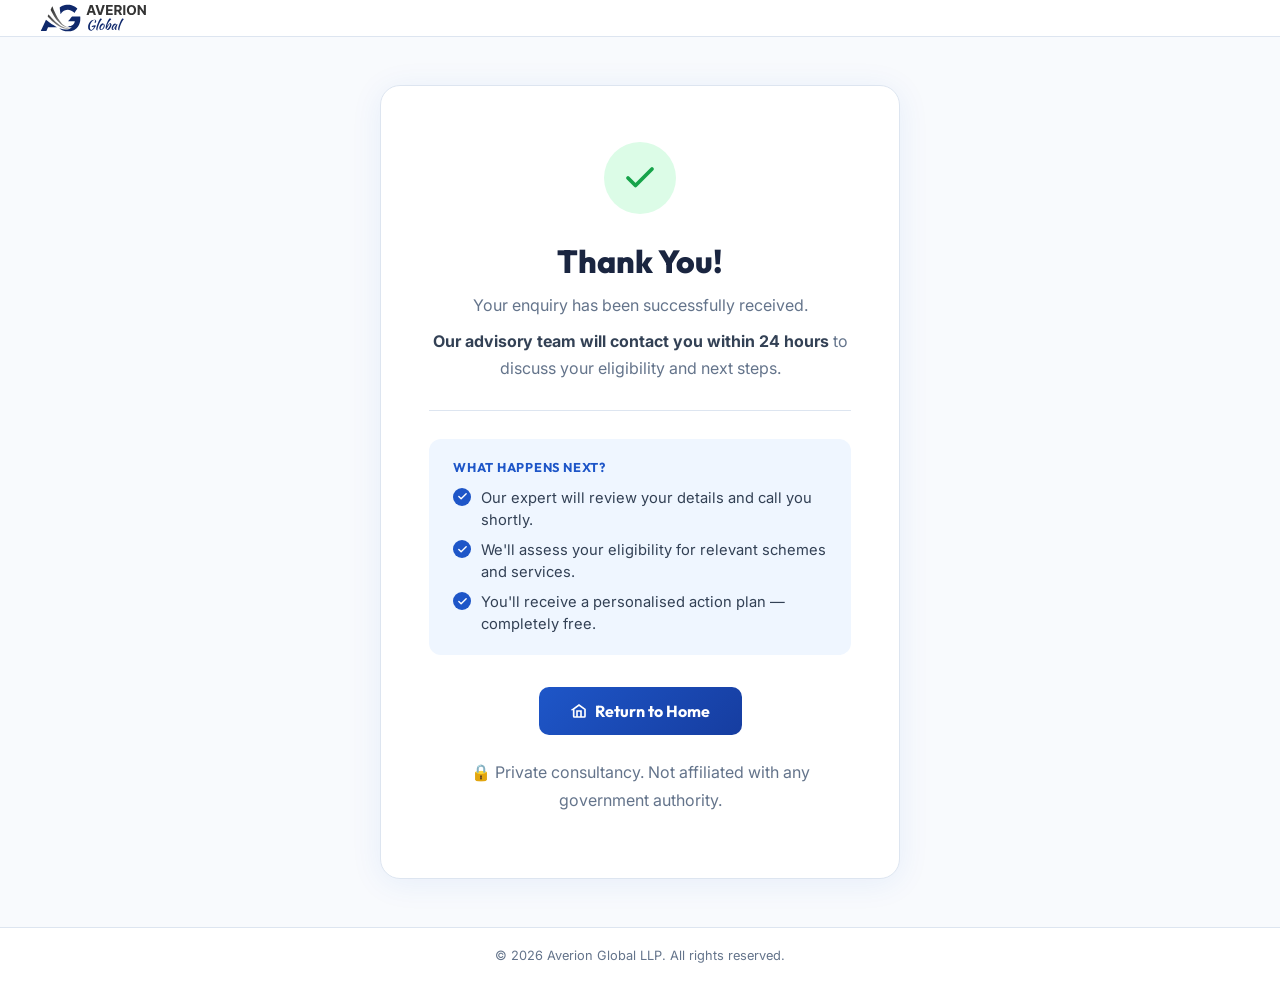
<file: thank-you/index.html>
<!DOCTYPE html>
<html lang="en">
<head>
  <meta charset="UTF-8" />
  <meta name="viewport" content="width=device-width, initial-scale=1.0" />
  <title>Thank You | Averion Global LLP</title>
  <meta name="robots" content="noindex, nofollow" />
  <!-- Meta Pixel Code -->
  <script>
  !function(f,b,e,v,n,t,s)
  {if(f.fbq)return;n=f.fbq=function(){n.callMethod?
  n.callMethod.apply(n,arguments):n.queue.push(arguments)};
  if(!f._fbq)f._fbq=n;n.push=n;n.loaded=!0;n.version='2.0';
  n.queue=[];t=b.createElement(e);t.async=!0;
  t.src=v;s=b.getElementsByTagName(e)[0];
  s.parentNode.insertBefore(t,s)}(window, document,'script',
  'https://connect.facebook.net/en_US/fbevents.js');
  fbq('init', '35291934737087867');
  fbq('track', 'PageView');
  fbq('track', 'Lead');
  </script>
  <noscript><img height="1" width="1" style="display:none"
  src="https://www.facebook.com/tr?id=35291934737087867&ev=Lead&noscript=1"
  /></noscript>
  <!-- End Meta Pixel Code -->
  <link rel="icon" href="/favicon.ico" />
  <link rel="preconnect" href="https://fonts.googleapis.com" />
  <link rel="preconnect" href="https://fonts.gstatic.com" crossorigin />
  <link href="https://fonts.googleapis.com/css2?family=Inter:wght@400;500;600&family=Outfit:wght@600;700;800&display=swap" rel="stylesheet" />
  <style>
    *, *::before, *::after { box-sizing: border-box; margin: 0; padding: 0; }

    :root {
      --blue:        #1E56C8;
      --blue-dark:   #163DA0;
      --blue-deep:   #0D2460;
      --charcoal:    #1A2540;
      --body-text:   #334155;
      --muted:       #64748B;
      --border:      #DDE5F0;
      --off-white:   #F8FAFD;
      --white:       #FFFFFF;
      --green:       #16A34A;
      --gold:        #F59E0B;
    }

    html, body {
      height: 100%;
      font-family: 'Inter', system-ui, sans-serif;
      background: var(--off-white);
      color: var(--body-text);
    }

    body {
      display: flex;
      flex-direction: column;
      min-height: 100vh;
    }

    /* ── NAV ── */
    .nav {
      background: var(--white);
      border-bottom: 1px solid var(--border);
      padding: 0 24px;
      height: 64px;
      display: flex;
      align-items: center;
    }
    .nav a { display: flex; align-items: center; text-decoration: none; }
    .site-logo { height: 36px; width: auto; }

    /* ── MAIN ── */
    main {
      flex: 1;
      display: flex;
      align-items: center;
      justify-content: center;
      padding: 48px 20px;
    }

    .card {
      background: var(--white);
      border: 1px solid var(--border);
      border-radius: 20px;
      padding: 56px 48px;
      max-width: 520px;
      width: 100%;
      text-align: center;
      box-shadow: 0 4px 32px rgba(30, 86, 200, .08);
      animation: fadeUp .5s ease both;
    }

    @keyframes fadeUp {
      from { opacity: 0; transform: translateY(20px); }
      to   { opacity: 1; transform: translateY(0); }
    }

    .check-circle {
      width: 72px;
      height: 72px;
      background: #DCFCE7;
      border-radius: 50%;
      display: flex;
      align-items: center;
      justify-content: center;
      margin: 0 auto 28px;
    }
    .check-circle svg { width: 36px; height: 36px; stroke: var(--green); }

    .card h1 {
      font-family: 'Outfit', sans-serif;
      font-size: 2rem;
      font-weight: 800;
      color: var(--charcoal);
      margin-bottom: 12px;
      line-height: 1.2;
    }

    .card p {
      font-size: 1rem;
      color: var(--muted);
      line-height: 1.7;
      margin-bottom: 8px;
    }

    .card p strong {
      color: var(--body-text);
    }

    .divider {
      height: 1px;
      background: var(--border);
      margin: 28px 0;
    }

    .what-next {
      background: #EFF6FF;
      border-radius: 12px;
      padding: 20px 24px;
      text-align: left;
      margin-bottom: 32px;
    }
    .what-next-title {
      font-family: 'Outfit', sans-serif;
      font-size: .8rem;
      font-weight: 700;
      color: var(--blue);
      text-transform: uppercase;
      letter-spacing: .06em;
      margin-bottom: 12px;
    }
    .what-next ul {
      list-style: none;
      display: flex;
      flex-direction: column;
      gap: 8px;
    }
    .what-next li {
      display: flex;
      align-items: flex-start;
      gap: 10px;
      font-size: .92rem;
      color: var(--body-text);
      line-height: 1.5;
    }
    .what-next li::before {
      content: '';
      flex-shrink: 0;
      width: 18px;
      height: 18px;
      margin-top: 1px;
      background: var(--blue);
      border-radius: 50%;
      background-image: url("data:image/svg+xml,%3Csvg xmlns='http://www.w3.org/2000/svg' viewBox='0 0 24 24' fill='none' stroke='white' stroke-width='3' stroke-linecap='round' stroke-linejoin='round'%3E%3Cpolyline points='20 6 9 17 4 12'/%3E%3C/svg%3E");
      background-size: 11px 11px;
      background-repeat: no-repeat;
      background-position: center;
    }

    .btn-home {
      display: inline-flex;
      align-items: center;
      gap: 8px;
      background: linear-gradient(135deg, var(--blue), var(--blue-dark));
      color: var(--white);
      font-family: 'Outfit', sans-serif;
      font-weight: 700;
      font-size: 1rem;
      padding: 14px 32px;
      border-radius: 10px;
      text-decoration: none;
      transition: opacity .2s;
    }
    .btn-home:hover { opacity: .88; }

    .disclaimer {
      margin-top: 24px;
      font-size: .8rem;
      color: var(--muted);
    }

    /* ── FOOTER ── */
    footer {
      text-align: center;
      padding: 20px;
      font-size: .8rem;
      color: var(--muted);
      border-top: 1px solid var(--border);
      background: var(--white);
    }

    @media (max-width: 540px) {
      .card { padding: 40px 24px; }
      .card h1 { font-size: 1.6rem; }
    }
  </style>
</head>
<body>

  <nav class="nav">
    <a href="/" aria-label="Averion Global LLP home">
      <img src="/images/logo.svg" alt="Averion Global LLP" class="site-logo" />
    </a>
  </nav>

  <main>
    <div class="card">

      <div class="check-circle" aria-hidden="true">
        <svg viewBox="0 0 24 24" fill="none" stroke-width="2.5" stroke-linecap="round" stroke-linejoin="round">
          <polyline points="20 6 9 17 4 12" />
        </svg>
      </div>

      <h1>Thank You!</h1>
      <p>Your enquiry has been successfully received.</p>
      <p><strong>Our advisory team will contact you within 24 hours</strong> to discuss your eligibility and next steps.</p>

      <div class="divider"></div>

      <div class="what-next">
        <div class="what-next-title">What happens next?</div>
        <ul>
          <li>Our expert will review your details and call you shortly.</li>
          <li>We'll assess your eligibility for relevant schemes and services.</li>
          <li>You'll receive a personalised action plan — completely free.</li>
        </ul>
      </div>

      <a href="/" class="btn-home">
        <svg width="16" height="16" fill="none" stroke="currentColor" stroke-width="2.5" viewBox="0 0 24 24" aria-hidden="true">
          <path d="M3 9.5L12 3l9 6.5V20a1 1 0 01-1 1H5a1 1 0 01-1-1V9.5z"/>
          <polyline points="9 21 9 12 15 12 15 21"/>
        </svg>
        Return to Home
      </a>

      <p class="disclaimer">🔒 Private consultancy. Not affiliated with any government authority.</p>
    </div>
  </main>

  <footer>
    &copy; <script>document.write(new Date().getFullYear())</script> Averion Global LLP. All rights reserved.
  </footer>

</body>
</html>
</file>
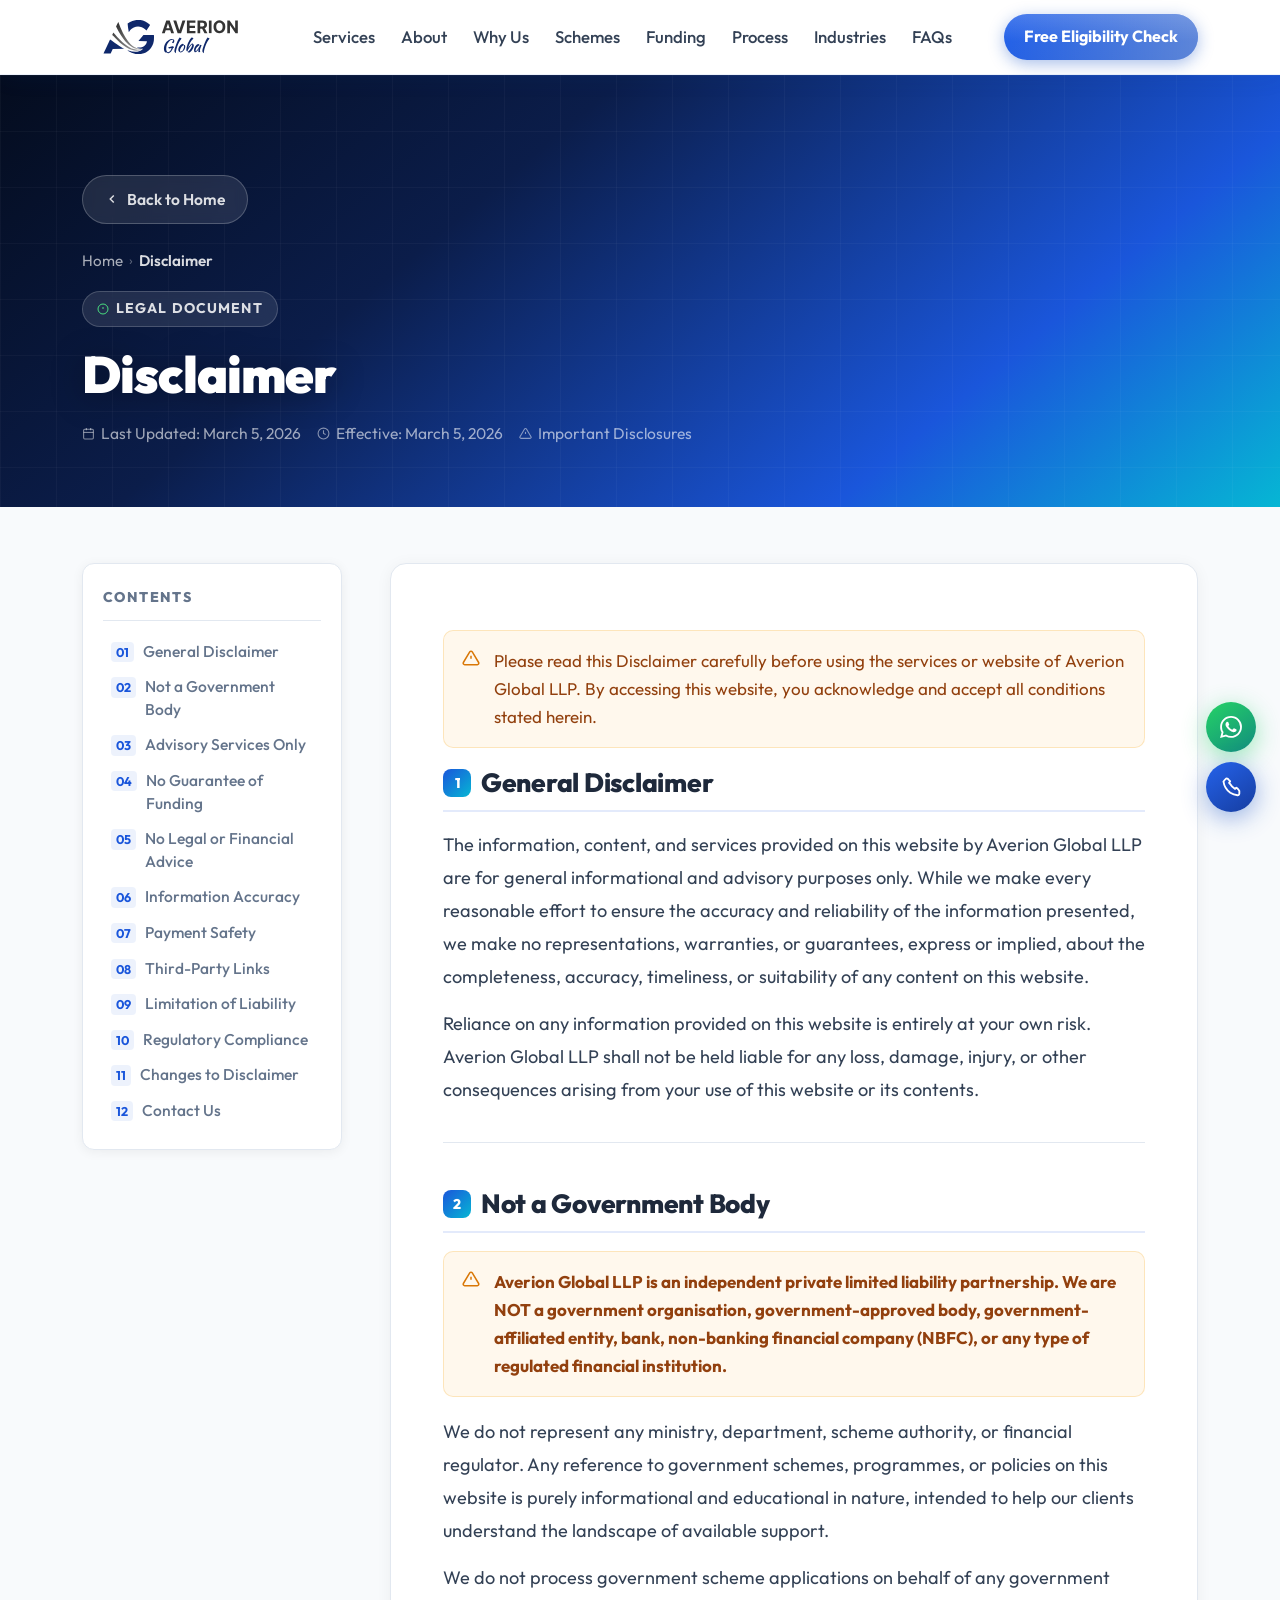
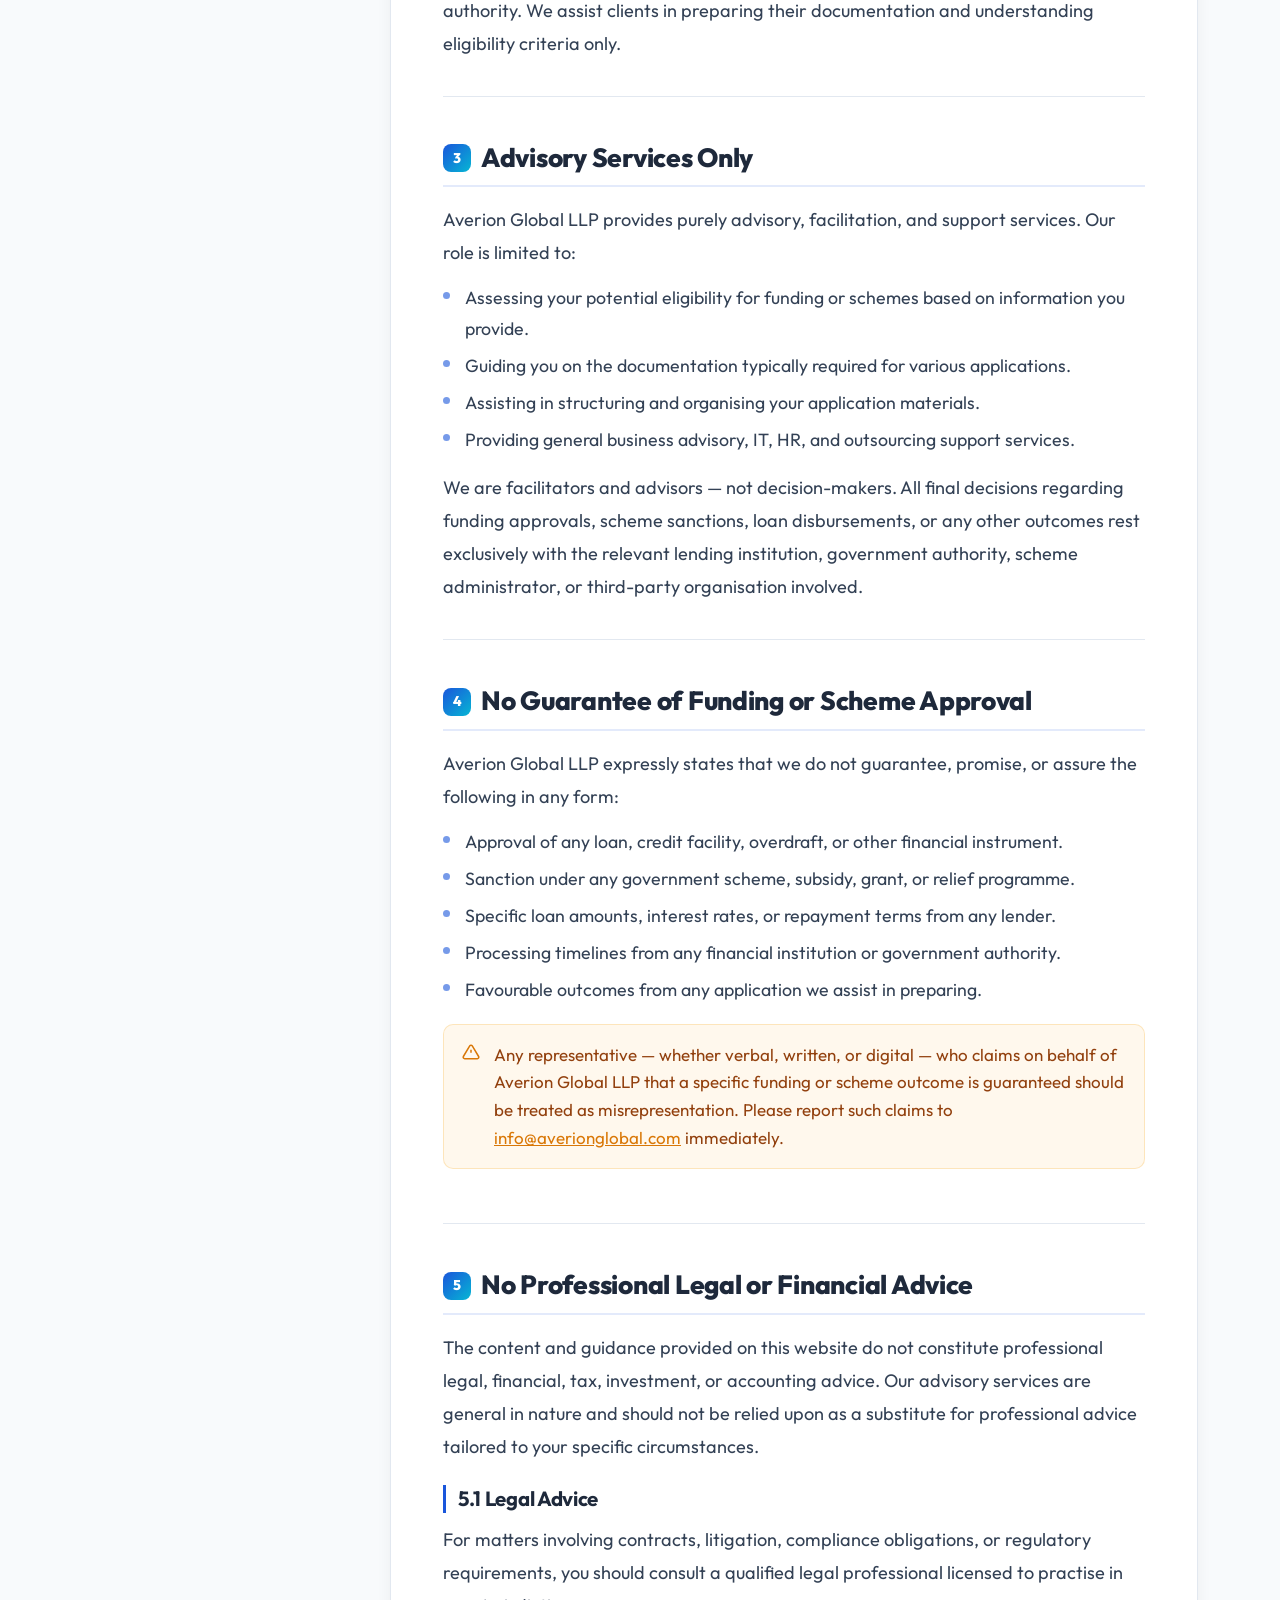
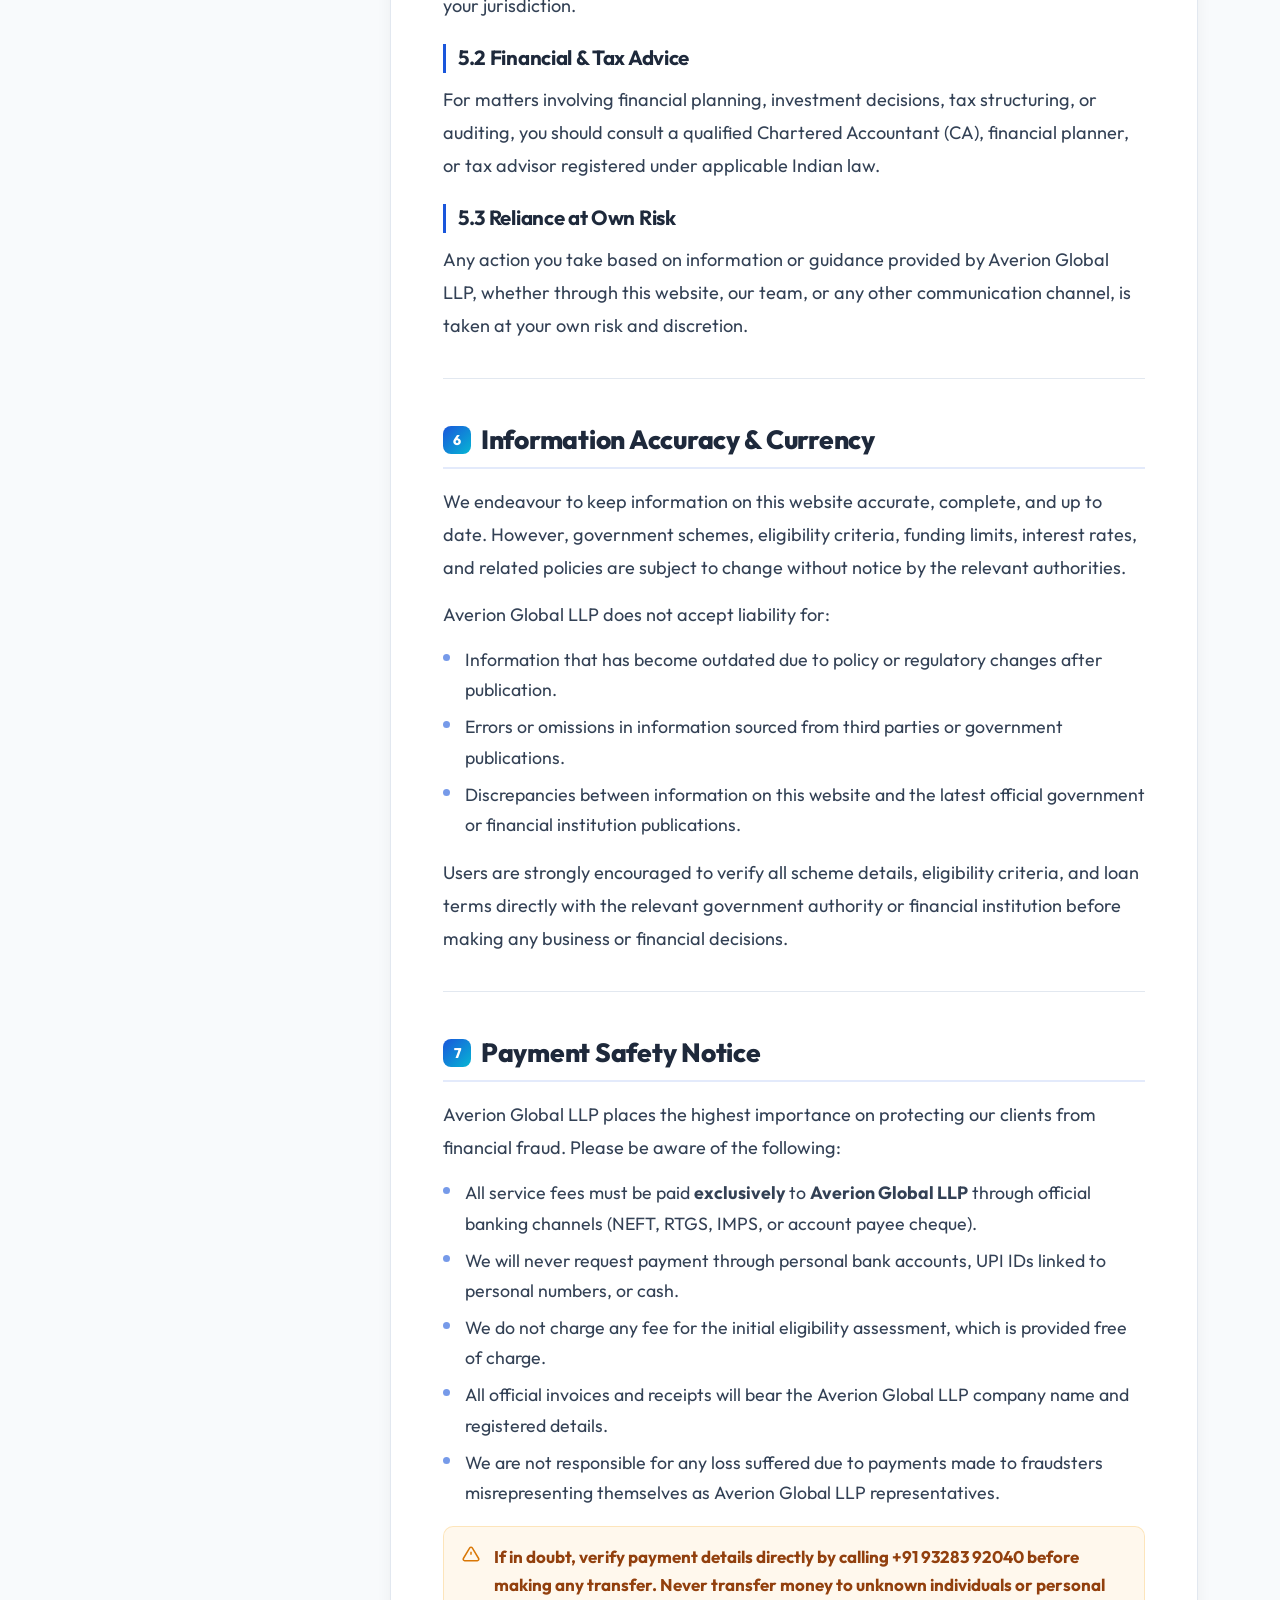
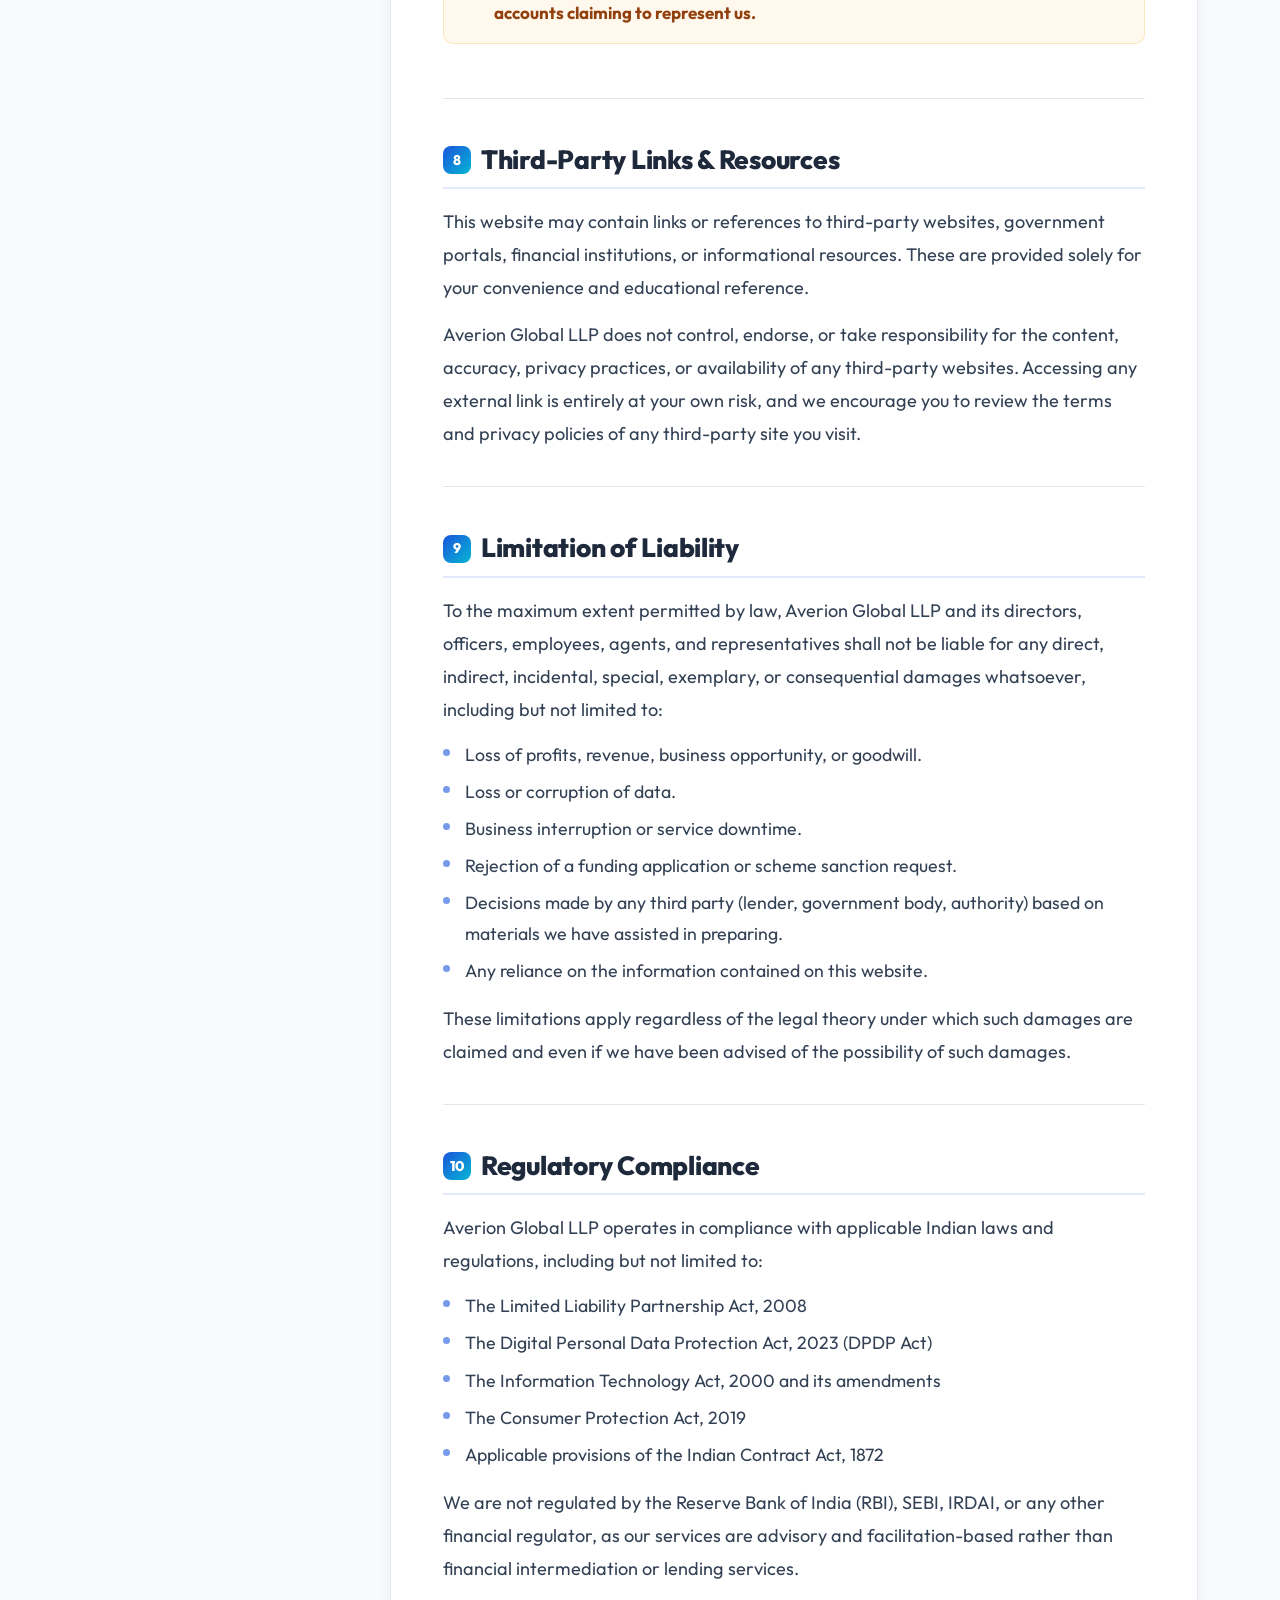
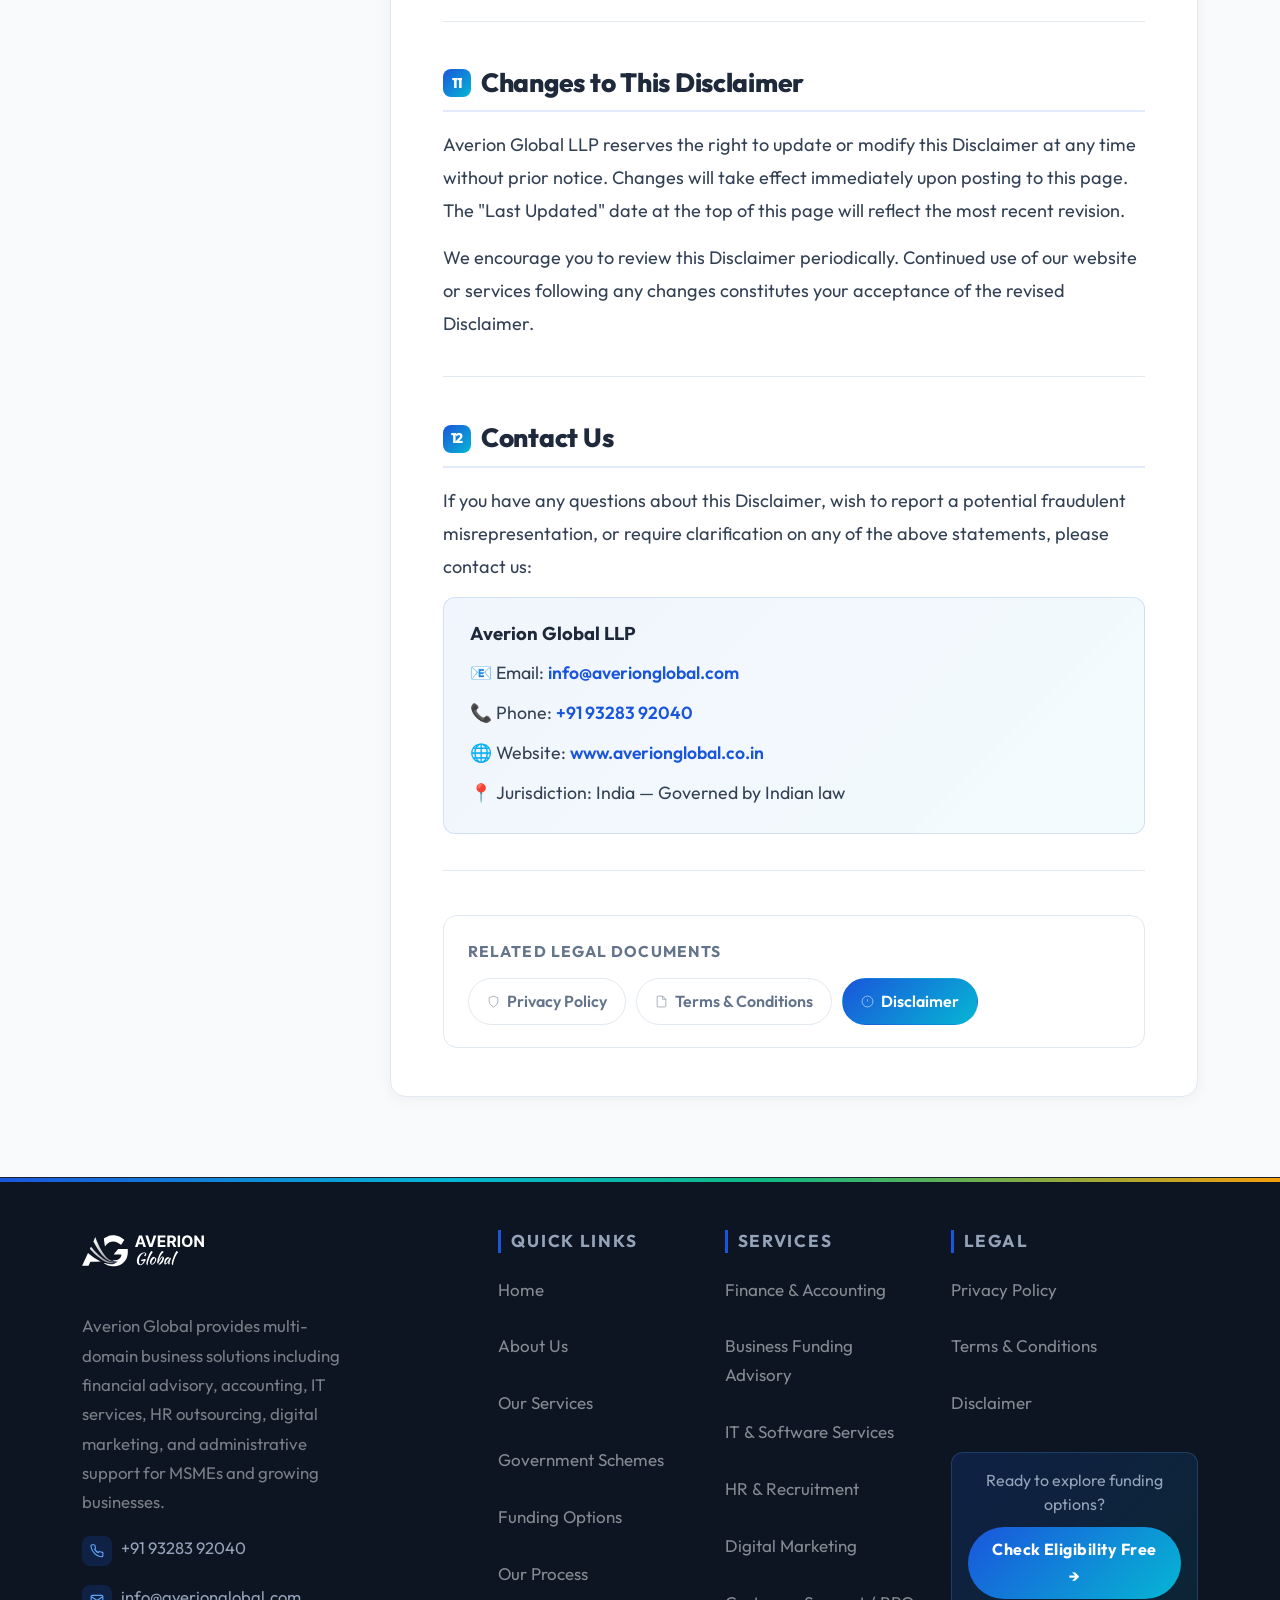
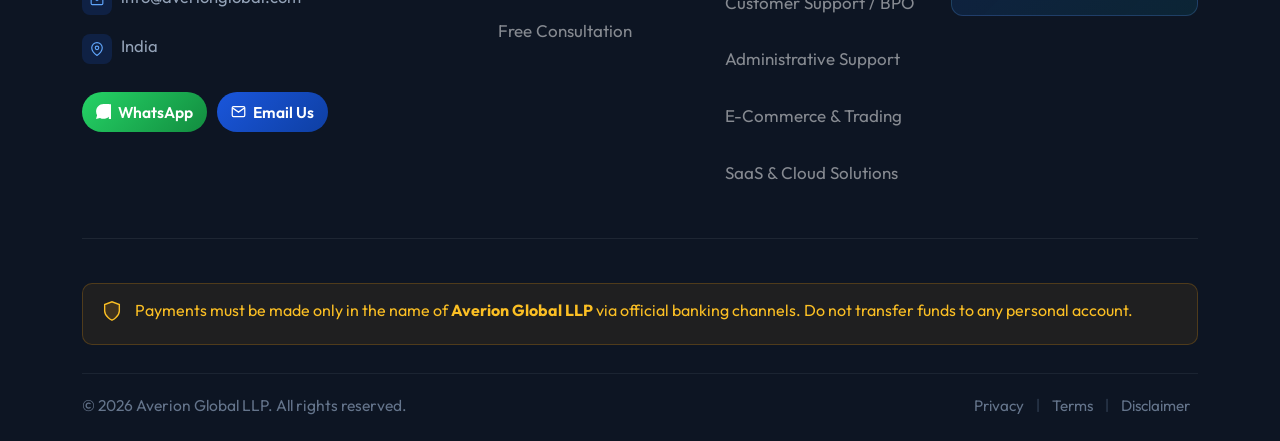
<file: disclaimer.html>
<!DOCTYPE html>
<html lang="en">
<head>
<meta charset="UTF-8" />
<meta name="viewport" content="width=device-width, initial-scale=1.0" />
<title>Disclaimer | Averion Global LLP</title>
<meta name="description" content="Disclaimer for Averion Global LLP — Important disclosures about our advisory services, non-affiliation with government bodies, and limitations of liability." />
<meta name="robots" content="index, follow" />
<link rel="canonical" href="https://www.averionglobal.co.in/disclaimer.html" />
<link rel="icon" type="image/png" sizes="32x32" href="images/favicon.png">
<meta name="theme-color" content="#1E56C8" />
<link rel="preconnect" href="https://fonts.googleapis.com">
<link rel="preconnect" href="https://fonts.gstatic.com" crossorigin>
<link rel="stylesheet" href="styles.css" />
<link rel="stylesheet" href="legal.css" />
<!-- Meta Pixel Code -->
<script>
!function(f,b,e,v,n,t,s)
{if(f.fbq)return;n=f.fbq=function(){n.callMethod?
n.callMethod.apply(n,arguments):n.queue.push(arguments)};
if(!f._fbq)f._fbq=n;n.push=n;n.loaded=!0;n.version='2.0';
n.queue=[];t=b.createElement(e);t.async=!0;
t.src=v;s=b.getElementsByTagName(e)[0];
s.parentNode.insertBefore(t,s)}(window, document,'script',
'https://connect.facebook.net/en_US/fbevents.js');
fbq('init', '35291934737087867');
fbq('track', 'PageView');
</script>
<noscript><img height="1" width="1" style="display:none"
src="https://www.facebook.com/tr?id=35291934737087867&ev=PageView&noscript=1"
/></noscript>
<!-- End Meta Pixel Code -->
</head>
<body class="legal-page">

  <!-- ── Floating Action Buttons ── -->
  <div id="desktop-fab-group" aria-label="Quick contact">
    <a href="https://wa.me/919328392040" target="_blank" rel="noopener" class="fab-btn fab-wa" aria-label="WhatsApp Us">
      <svg width="22" height="22" viewBox="0 0 24 24" fill="currentColor"><path d="M17.472 14.382c-.297-.149-1.758-.867-2.03-.967-.273-.099-.471-.148-.67.15-.197.297-.767.966-.94 1.164-.173.199-.347.223-.644.075-.297-.15-1.255-.463-2.39-1.475-.883-.788-1.48-1.761-1.653-2.059-.173-.297-.018-.458.13-.606.134-.133.298-.347.446-.52.149-.174.198-.298.298-.497.099-.198.05-.371-.025-.52-.075-.149-.669-1.612-.916-2.207-.242-.579-.487-.5-.669-.51-.173-.008-.371-.01-.57-.01-.198 0-.52.074-.792.372-.272.297-1.04 1.016-1.04 2.479 0 1.462 1.065 2.875 1.213 3.074.149.198 2.096 3.2 5.077 4.487.709.306 1.262.489 1.694.625.712.227 1.36.195 1.871.118.571-.085 1.758-.719 2.006-1.413.248-.694.248-1.289.173-1.413-.074-.124-.272-.198-.57-.347m-5.421 7.403h-.004a9.87 9.87 0 01-5.031-1.378l-.361-.214-3.741.982.998-3.648-.235-.374a9.86 9.86 0 01-1.51-5.26c.001-5.45 4.436-9.884 9.888-9.884 2.64 0 5.122 1.03 6.988 2.898a9.825 9.825 0 012.893 6.994c-.003 5.45-4.437 9.884-9.885 9.884m8.413-18.297A11.815 11.815 0 0012.05 0C5.495 0 .16 5.335.157 11.892c0 2.096.547 4.142 1.588 5.945L.057 24l6.305-1.654a11.882 11.882 0 005.683 1.448h.005c6.554 0 11.89-5.335 11.893-11.893a11.821 11.821 0 00-3.48-8.413z"/></svg>
      <span class="fab-tooltip">WhatsApp</span>
    </a>
    <a href="tel:+919328392040" class="fab-btn fab-call" aria-label="Call Us">
      <svg width="20" height="20" fill="none" stroke="currentColor" stroke-width="2.2" viewBox="0 0 24 24"><path d="M22 16.92v3a2 2 0 01-2.18 2 19.79 19.79 0 01-8.63-3.07A19.5 19.5 0 013 5.5 19.79 19.79 0 016.07 2a2 2 0 012 .18l1.27 1.27a16 16 0 011.55 1.55c.148.2.099.44-.1.591l-.97.97A1 1 0 009.8 7.2l.96.96a16 16 0 006.06 6.06l.96-.96a1 1 0 011.37.03c.516.516 1.03 1.033 1.55 1.55z"/></svg>
      <span class="fab-tooltip">Call Now</span>
    </a>
  </div>

  <!-- ── Mobile Sticky Bar ── -->
  <div id="mobile-sticky-bar">
    <div class="mob-bar-inner">
      <a href="https://wa.me/919328392040" target="_blank" rel="noopener" class="mob-bar-icon-btn mob-bar-wa" aria-label="WhatsApp Us">
        <svg width="18" height="18" viewBox="0 0 24 24" fill="currentColor"><path d="M17.472 14.382c-.297-.149-1.758-.867-2.03-.967-.273-.099-.471-.148-.67.15-.197.297-.767.966-.94 1.164-.173.199-.347.223-.644.075-.297-.15-1.255-.463-2.39-1.475-.883-.788-1.48-1.761-1.653-2.059-.173-.297-.018-.458.13-.606.134-.133.298-.347.446-.52.149-.174.198-.298.298-.497.099-.198.05-.371-.025-.52-.075-.149-.669-1.612-.916-2.207-.242-.579-.487-.5-.669-.51-.173-.008-.371-.01-.57-.01-.198 0-.52.074-.792.372-.272.297-1.04 1.016-1.04 2.479 0 1.462 1.065 2.875 1.213 3.074.149.198 2.096 3.2 5.077 4.487.709.306 1.262.489 1.694.625.712.227 1.36.195 1.871.118.571-.085 1.758-.719 2.006-1.413.248-.694.248-1.289.173-1.413-.074-.124-.272-.198-.57-.347m-5.421 7.403h-.004a9.87 9.87 0 01-5.031-1.378l-.361-.214-3.741.982.998-3.648-.235-.374a9.86 9.86 0 01-1.51-5.26c.001-5.45 4.436-9.884 9.888-9.884 2.64 0 5.122 1.03 6.988 2.898a9.825 9.825 0 012.893 6.994c-.003 5.45-4.437 9.884-9.885 9.884m8.413-18.297A11.815 11.815 0 0012.05 0C5.495 0 .16 5.335.157 11.892c0 2.096.547 4.142 1.588 5.945L.057 24l6.305-1.654a11.882 11.882 0 005.683 1.448h.005c6.554 0 11.89-5.335 11.893-11.893a11.821 11.821 0 00-3.48-8.413z"/></svg>
      </a>
      <a href="index.html#eligibility-form" class="mob-bar-cta">
        <svg width="15" height="15" fill="none" stroke="currentColor" stroke-width="2.5" viewBox="0 0 24 24"><polyline points="9 11 12 14 22 4"/><path d="M21 12v7a2 2 0 01-2 2H5a2 2 0 01-2-2V5a2 2 0 012-2h11"/></svg>
        Check Eligibility
      </a>
      <a href="tel:+919328392040" class="mob-bar-icon-btn mob-bar-phone" aria-label="Call Us">
        <svg width="18" height="18" fill="none" stroke="currentColor" stroke-width="2" viewBox="0 0 24 24"><path d="M22 16.92v3a2 2 0 01-2.18 2 19.79 19.79 0 01-8.63-3.07A19.5 19.5 0 013 5.5 19.79 19.79 0 016.07 2a2 2 0 012 .18l1.27 1.27a16 16 0 011.55 1.55c.148.2.099.44-.1.591l-.97.97A1 1 0 009.8 7.2l.96.96a16 16 0 006.06 6.06l.96-.96a1 1 0 011.37.03c.516.516 1.03 1.033 1.55 1.55z"/></svg>
      </a>
    </div>
  </div>

  <!-- ── Site Header ── -->
  <div id="site-header-wrap">
    <header id="header">
      <div class="container">
        <div class="header-inner">
          <a href="index.html" class="logo">
            <img src="images/logo.svg" alt="Averion Global LLP" class="site-logo">
          </a>
          <nav class="main-nav" aria-label="Main navigation">
            <a href="index.html#our-services" class="nav-link">Services</a>
            <a href="index.html#about" class="nav-link">About</a>
            <a href="index.html#challenges" class="nav-link">Why Us</a>
            <a href="index.html#schemes" class="nav-link">Schemes</a>
            <a href="index.html#funding-options" class="nav-link">Funding</a>
            <a href="index.html#process" class="nav-link">Process</a>
            <a href="index.html#industries" class="nav-link">Industries</a>
            <a href="index.html#faq" class="nav-link">FAQs</a>
          </nav>
          <a href="index.html#eligibility-form" class="btn-primary btn-sm shimmer" id="header-cta">Free Eligibility Check</a>
          <button class="hamburger" id="hamburger" aria-label="Toggle menu" aria-expanded="false">
            <span></span><span></span><span></span>
          </button>
        </div>
        <nav class="mobile-nav" id="mobile-nav" aria-label="Mobile navigation">
          <a href="index.html#our-services" class="nav-link">Our Services</a>
          <a href="index.html#about" class="nav-link">About Us</a>
          <a href="index.html#challenges" class="nav-link">Why Choose Us</a>
          <a href="index.html#schemes" class="nav-link">Govt Schemes</a>
          <a href="index.html#funding-options" class="nav-link">Funding Options</a>
          <a href="index.html#process" class="nav-link">Our Process</a>
          <a href="index.html#industries" class="nav-link">Industries</a>
          <a href="index.html#faq" class="nav-link">FAQs</a>
        </nav>
      </div>
    </header>
  </div>

  <!-- ── Legal Hero Banner ── -->
  <section class="legal-hero">
    <div class="container">
      <div class="legal-hero-inner">
        <a href="index.html" class="legal-back-home">
          <svg width="14" height="14" viewBox="0 0 24 24"><polyline points="15 18 9 12 15 6" stroke-width="2.5"/></svg>
          Back to Home
        </a>
        <div class="legal-breadcrumb">
          <a href="index.html">Home</a>
          <span class="bc-sep">›</span>
          <span class="bc-current">Disclaimer</span>
        </div>
        <div class="legal-hero-badge">
          <svg width="12" height="12" viewBox="0 0 24 24" stroke-width="2"><circle cx="12" cy="12" r="10"/><line x1="12" y1="8" x2="12" y2="12"/><line x1="12" y1="16" x2="12.01" y2="16"/></svg>
          Legal Document
        </div>
        <h1>Disclaimer</h1>
        <div class="legal-hero-meta">
          <span class="lhm-item">
            <svg width="13" height="13" viewBox="0 0 24 24" stroke-width="2"><rect x="3" y="4" width="18" height="18" rx="2" ry="2"/><line x1="16" y1="2" x2="16" y2="6"/><line x1="8" y1="2" x2="8" y2="6"/><line x1="3" y1="10" x2="21" y2="10"/></svg>
            Last Updated: March 5, 2026
          </span>
          <span class="lhm-item">
            <svg width="13" height="13" viewBox="0 0 24 24" stroke-width="2"><circle cx="12" cy="12" r="10"/><polyline points="12 6 12 12 16 14"/></svg>
            Effective: March 5, 2026
          </span>
          <span class="lhm-item">
            <svg width="13" height="13" viewBox="0 0 24 24" stroke-width="2"><path d="M10.29 3.86L1.82 18a2 2 0 001.71 3h16.94a2 2 0 001.71-3L13.71 3.86a2 2 0 00-3.42 0z"/><line x1="12" y1="9" x2="12" y2="13"/><line x1="12" y1="17" x2="12.01" y2="17"/></svg>
            Important Disclosures
          </span>
        </div>
      </div>
    </div>
  </section>

  <!-- ── Main Content ── -->
  <main class="legal-main">
    <div class="container">
      <div class="legal-layout">

        <!-- TOC Sidebar -->
        <aside class="legal-toc" aria-label="Table of Contents">
          <div class="legal-toc-title">Contents</div>
          <ol>
            <li><a href="#disc-general">General Disclaimer</a></li>
            <li><a href="#disc-not-govt">Not a Government Body</a></li>
            <li><a href="#disc-advisory">Advisory Services Only</a></li>
            <li><a href="#disc-no-guarantee">No Guarantee of Funding</a></li>
            <li><a href="#disc-no-advice">No Legal or Financial Advice</a></li>
            <li><a href="#disc-accuracy">Information Accuracy</a></li>
            <li><a href="#disc-payment">Payment Safety</a></li>
            <li><a href="#disc-links">Third-Party Links</a></li>
            <li><a href="#disc-liability">Limitation of Liability</a></li>
            <li><a href="#disc-compliance">Regulatory Compliance</a></li>
            <li><a href="#disc-changes">Changes to Disclaimer</a></li>
            <li><a href="#disc-contact">Contact Us</a></li>
          </ol>
        </aside>

        <!-- Content -->
        <article class="legal-content">

          <div class="legal-notice notice-warning">
            <svg viewBox="0 0 24 24" stroke-width="2"><path d="M10.29 3.86L1.82 18a2 2 0 001.71 3h16.94a2 2 0 001.71-3L13.71 3.86a2 2 0 00-3.42 0z"/><line x1="12" y1="9" x2="12" y2="13"/><line x1="12" y1="17" x2="12.01" y2="17"/></svg>
            <span>Please read this Disclaimer carefully before using the services or website of Averion Global LLP. By accessing this website, you acknowledge and accept all conditions stated herein.</span>
          </div>

          <!-- 1 -->
          <div class="legal-section" id="disc-general">
            <h2><span class="h2-num">1</span> General Disclaimer</h2>
            <p>The information, content, and services provided on this website by Averion Global LLP are for general informational and advisory purposes only. While we make every reasonable effort to ensure the accuracy and reliability of the information presented, we make no representations, warranties, or guarantees, express or implied, about the completeness, accuracy, timeliness, or suitability of any content on this website.</p>
            <p>Reliance on any information provided on this website is entirely at your own risk. Averion Global LLP shall not be held liable for any loss, damage, injury, or other consequences arising from your use of this website or its contents.</p>
          </div>

          <!-- 2 -->
          <div class="legal-section" id="disc-not-govt">
            <h2><span class="h2-num">2</span> Not a Government Body</h2>
            <div class="legal-notice notice-warning">
              <svg viewBox="0 0 24 24" stroke-width="2"><path d="M10.29 3.86L1.82 18a2 2 0 001.71 3h16.94a2 2 0 001.71-3L13.71 3.86a2 2 0 00-3.42 0z"/><line x1="12" y1="9" x2="12" y2="13"/><line x1="12" y1="17" x2="12.01" y2="17"/></svg>
              <span><strong>Averion Global LLP is an independent private limited liability partnership. We are NOT a government organisation, government-approved body, government-affiliated entity, bank, non-banking financial company (NBFC), or any type of regulated financial institution.</strong></span>
            </div>
            <p>We do not represent any ministry, department, scheme authority, or financial regulator. Any reference to government schemes, programmes, or policies on this website is purely informational and educational in nature, intended to help our clients understand the landscape of available support.</p>
            <p>We do not process government scheme applications on behalf of any government authority. We assist clients in preparing their documentation and understanding eligibility criteria only.</p>
          </div>

          <!-- 3 -->
          <div class="legal-section" id="disc-advisory">
            <h2><span class="h2-num">3</span> Advisory Services Only</h2>
            <p>Averion Global LLP provides purely advisory, facilitation, and support services. Our role is limited to:</p>
            <ul>
              <li>Assessing your potential eligibility for funding or schemes based on information you provide.</li>
              <li>Guiding you on the documentation typically required for various applications.</li>
              <li>Assisting in structuring and organising your application materials.</li>
              <li>Providing general business advisory, IT, HR, and outsourcing support services.</li>
            </ul>
            <p>We are facilitators and advisors — not decision-makers. All final decisions regarding funding approvals, scheme sanctions, loan disbursements, or any other outcomes rest exclusively with the relevant lending institution, government authority, scheme administrator, or third-party organisation involved.</p>
          </div>

          <!-- 4 -->
          <div class="legal-section" id="disc-no-guarantee">
            <h2><span class="h2-num">4</span> No Guarantee of Funding or Scheme Approval</h2>
            <p>Averion Global LLP expressly states that we do not guarantee, promise, or assure the following in any form:</p>
            <ul>
              <li>Approval of any loan, credit facility, overdraft, or other financial instrument.</li>
              <li>Sanction under any government scheme, subsidy, grant, or relief programme.</li>
              <li>Specific loan amounts, interest rates, or repayment terms from any lender.</li>
              <li>Processing timelines from any financial institution or government authority.</li>
              <li>Favourable outcomes from any application we assist in preparing.</li>
            </ul>
            <div class="legal-notice notice-warning">
              <svg viewBox="0 0 24 24" stroke-width="2"><path d="M10.29 3.86L1.82 18a2 2 0 001.71 3h16.94a2 2 0 001.71-3L13.71 3.86a2 2 0 00-3.42 0z"/><line x1="12" y1="9" x2="12" y2="13"/><line x1="12" y1="17" x2="12.01" y2="17"/></svg>
              <span>Any representative — whether verbal, written, or digital — who claims on behalf of Averion Global LLP that a specific funding or scheme outcome is guaranteed should be treated as misrepresentation. Please report such claims to <a href="mailto:info@averionglobal.com" style="color:#d97706;text-decoration:underline">info@averionglobal.com</a> immediately.</span>
            </div>
          </div>

          <!-- 5 -->
          <div class="legal-section" id="disc-no-advice">
            <h2><span class="h2-num">5</span> No Professional Legal or Financial Advice</h2>
            <p>The content and guidance provided on this website do not constitute professional legal, financial, tax, investment, or accounting advice. Our advisory services are general in nature and should not be relied upon as a substitute for professional advice tailored to your specific circumstances.</p>

            <h3>5.1 Legal Advice</h3>
            <p>For matters involving contracts, litigation, compliance obligations, or regulatory requirements, you should consult a qualified legal professional licensed to practise in your jurisdiction.</p>

            <h3>5.2 Financial &amp; Tax Advice</h3>
            <p>For matters involving financial planning, investment decisions, tax structuring, or auditing, you should consult a qualified Chartered Accountant (CA), financial planner, or tax advisor registered under applicable Indian law.</p>

            <h3>5.3 Reliance at Own Risk</h3>
            <p>Any action you take based on information or guidance provided by Averion Global LLP, whether through this website, our team, or any other communication channel, is taken at your own risk and discretion.</p>
          </div>

          <!-- 6 -->
          <div class="legal-section" id="disc-accuracy">
            <h2><span class="h2-num">6</span> Information Accuracy &amp; Currency</h2>
            <p>We endeavour to keep information on this website accurate, complete, and up to date. However, government schemes, eligibility criteria, funding limits, interest rates, and related policies are subject to change without notice by the relevant authorities.</p>
            <p>Averion Global LLP does not accept liability for:</p>
            <ul>
              <li>Information that has become outdated due to policy or regulatory changes after publication.</li>
              <li>Errors or omissions in information sourced from third parties or government publications.</li>
              <li>Discrepancies between information on this website and the latest official government or financial institution publications.</li>
            </ul>
            <p>Users are strongly encouraged to verify all scheme details, eligibility criteria, and loan terms directly with the relevant government authority or financial institution before making any business or financial decisions.</p>
          </div>

          <!-- 7 -->
          <div class="legal-section" id="disc-payment">
            <h2><span class="h2-num">7</span> Payment Safety Notice</h2>
            <p>Averion Global LLP places the highest importance on protecting our clients from financial fraud. Please be aware of the following:</p>
            <ul>
              <li>All service fees must be paid <strong>exclusively</strong> to <strong>Averion Global LLP</strong> through official banking channels (NEFT, RTGS, IMPS, or account payee cheque).</li>
              <li>We will never request payment through personal bank accounts, UPI IDs linked to personal numbers, or cash.</li>
              <li>We do not charge any fee for the initial eligibility assessment, which is provided free of charge.</li>
              <li>All official invoices and receipts will bear the Averion Global LLP company name and registered details.</li>
              <li>We are not responsible for any loss suffered due to payments made to fraudsters misrepresenting themselves as Averion Global LLP representatives.</li>
            </ul>
            <div class="legal-notice notice-warning">
              <svg viewBox="0 0 24 24" stroke-width="2"><path d="M10.29 3.86L1.82 18a2 2 0 001.71 3h16.94a2 2 0 001.71-3L13.71 3.86a2 2 0 00-3.42 0z"/><line x1="12" y1="9" x2="12" y2="13"/><line x1="12" y1="17" x2="12.01" y2="17"/></svg>
              <span><strong>If in doubt, verify payment details directly by calling +91 93283 92040 before making any transfer. Never transfer money to unknown individuals or personal accounts claiming to represent us.</strong></span>
            </div>
          </div>

          <!-- 8 -->
          <div class="legal-section" id="disc-links">
            <h2><span class="h2-num">8</span> Third-Party Links &amp; Resources</h2>
            <p>This website may contain links or references to third-party websites, government portals, financial institutions, or informational resources. These are provided solely for your convenience and educational reference.</p>
            <p>Averion Global LLP does not control, endorse, or take responsibility for the content, accuracy, privacy practices, or availability of any third-party websites. Accessing any external link is entirely at your own risk, and we encourage you to review the terms and privacy policies of any third-party site you visit.</p>
          </div>

          <!-- 9 -->
          <div class="legal-section" id="disc-liability">
            <h2><span class="h2-num">9</span> Limitation of Liability</h2>
            <p>To the maximum extent permitted by law, Averion Global LLP and its directors, officers, employees, agents, and representatives shall not be liable for any direct, indirect, incidental, special, exemplary, or consequential damages whatsoever, including but not limited to:</p>
            <ul>
              <li>Loss of profits, revenue, business opportunity, or goodwill.</li>
              <li>Loss or corruption of data.</li>
              <li>Business interruption or service downtime.</li>
              <li>Rejection of a funding application or scheme sanction request.</li>
              <li>Decisions made by any third party (lender, government body, authority) based on materials we have assisted in preparing.</li>
              <li>Any reliance on the information contained on this website.</li>
            </ul>
            <p>These limitations apply regardless of the legal theory under which such damages are claimed and even if we have been advised of the possibility of such damages.</p>
          </div>

          <!-- 10 -->
          <div class="legal-section" id="disc-compliance">
            <h2><span class="h2-num">10</span> Regulatory Compliance</h2>
            <p>Averion Global LLP operates in compliance with applicable Indian laws and regulations, including but not limited to:</p>
            <ul>
              <li>The Limited Liability Partnership Act, 2008</li>
              <li>The Digital Personal Data Protection Act, 2023 (DPDP Act)</li>
              <li>The Information Technology Act, 2000 and its amendments</li>
              <li>The Consumer Protection Act, 2019</li>
              <li>Applicable provisions of the Indian Contract Act, 1872</li>
            </ul>
            <p>We are not regulated by the Reserve Bank of India (RBI), SEBI, IRDAI, or any other financial regulator, as our services are advisory and facilitation-based rather than financial intermediation or lending services.</p>
          </div>

          <!-- 11 -->
          <div class="legal-section" id="disc-changes">
            <h2><span class="h2-num">11</span> Changes to This Disclaimer</h2>
            <p>Averion Global LLP reserves the right to update or modify this Disclaimer at any time without prior notice. Changes will take effect immediately upon posting to this page. The "Last Updated" date at the top of this page will reflect the most recent revision.</p>
            <p>We encourage you to review this Disclaimer periodically. Continued use of our website or services following any changes constitutes your acceptance of the revised Disclaimer.</p>
          </div>

          <!-- 12 -->
          <div class="legal-section" id="disc-contact">
            <h2><span class="h2-num">12</span> Contact Us</h2>
            <p>If you have any questions about this Disclaimer, wish to report a potential fraudulent misrepresentation, or require clarification on any of the above statements, please contact us:</p>
            <div class="legal-contact-card">
              <h4>Averion Global LLP</h4>
              <ul>
                <li>📧 Email: <a href="mailto:info@averionglobal.com">info@averionglobal.com</a></li>
                <li>📞 Phone: <a href="tel:+919328392040">+91 93283 92040</a></li>
                <li>🌐 Website: <a href="https://www.averionglobal.co.in">www.averionglobal.co.in</a></li>
                <li>📍 Jurisdiction: India — Governed by Indian law</li>
              </ul>
            </div>
          </div>

          <!-- Related Pages -->
          <div class="legal-related">
            <div class="legal-related-title">Related Legal Documents</div>
            <div class="legal-related-links">
              <a href="privacy-policy.html">
                <svg viewBox="0 0 24 24"><path d="M12 22s8-4 8-10V5l-8-3-8 3v7c0 6 8 10 8 10z"/></svg>
                Privacy Policy
              </a>
              <a href="terms-and-conditions.html">
                <svg viewBox="0 0 24 24"><path d="M14 2H6a2 2 0 00-2 2v16a2 2 0 002 2h12a2 2 0 002-2V8z"/><polyline points="14 2 14 8 20 8"/></svg>
                Terms &amp; Conditions
              </a>
              <a href="disclaimer.html" class="lrl-active">
                <svg viewBox="0 0 24 24"><circle cx="12" cy="12" r="10"/><line x1="12" y1="8" x2="12" y2="12"/><line x1="12" y1="16" x2="12.01" y2="16"/></svg>
                Disclaimer
              </a>
            </div>
          </div>

        </article>
      </div>
    </div>
  </main>

  <!-- ── Footer ── -->
  <footer id="footer">
    <div class="footer-top-bar" aria-hidden="true"></div>
    <div class="container">
      <div class="footer-grid">
        <div class="footer-brand">
          <a href="index.html" class="footer-logo">
            <img src="images/logofooter.svg" alt="Averion Global LLP">
          </a>
          <p>Averion Global provides multi-domain business solutions including financial advisory, accounting, IT services, HR outsourcing, digital marketing, and administrative support for MSMEs and growing businesses.</p>
          <div class="footer-contact-list">
            <div class="footer-contact-item">
              <span class="ftc-icon"><svg width="14" height="14" fill="none" stroke="currentColor" stroke-width="2" viewBox="0 0 24 24"><path d="M22 16.92v3a2 2 0 0 1-2.18 2 19.79 19.79 0 0 1-8.63-3.07A19.5 19.5 0 0 1 4.69 12a19.79 19.79 0 0 1-3.07-8.67A2 2 0 0 1 3.6 1.28h3a2 2 0 0 1 2 1.72c.127.96.361 1.903.7 2.81a2 2 0 0 1-.45 2.11L7.91 8.78a16 16 0 0 0 6 6l1.06-1.06a2 2 0 0 1 2.11-.45c.907.339 1.85.573 2.81.7A2 2 0 0 1 22 16.92z"/></svg></span>
              <a href="tel:+919328392040">+91 93283 92040</a>
            </div>
            <div class="footer-contact-item">
              <span class="ftc-icon"><svg width="14" height="14" fill="none" stroke="currentColor" stroke-width="2" viewBox="0 0 24 24"><path d="M4 4h16c1.1 0 2 .9 2 2v12c0 1.1-.9 2-2 2H4c-1.1 0-2-.9-2-2V6c0-1.1.9-2 2-2z"/><polyline points="22,6 12,13 2,6"/></svg></span>
              <a href="mailto:info@averionglobal.com">info@averionglobal.com</a>
            </div>
            <div class="footer-contact-item">
              <span class="ftc-icon"><svg width="14" height="14" fill="none" stroke="currentColor" stroke-width="2" viewBox="0 0 24 24"><path d="M21 10c0 7-9 13-9 13s-9-6-9-13a9 9 0 0 1 18 0z"/><circle cx="12" cy="10" r="3"/></svg></span>
              <span>India</span>
            </div>
          </div>
          <div class="footer-socials">
            <a href="https://wa.me/919328392040" target="_blank" rel="noopener" class="ftc-social ftc-wa">
              <svg width="16" height="16" viewBox="0 0 24 24" fill="currentColor"><path d="M17.472 14.382c-.297-.149-1.758-.867-2.03-.967-.273-.099-.471-.148-.67.15-.197.297-.767.966-.94 1.164-.173.199-.347.223-.644.075-.297-.15-1.255-.463-2.39-1.475-.883-.788-1.48-1.761-1.653-2.059-.173-.297-.018-.458.13-.606.134-.133.298-.347.446-.52.149-.174.198-.298.298-.497.099-.198.05-.371-.025-.52-.075-.149-.669-1.612-.916-2.207-.242-.579-.487-.5-.669-.51-.173-.008-.371-.01-.57-.01-.198 0-.52.074-.792.372-.272.297-1.04 1.016-1.04 2.479 0 1.462 1.065 2.875 1.213 3.074.149.198 2.096 3.2 5.077 4.487.709.306 1.262.489 1.694.625.712.227 1.36.195 1.871.118.571-.085 1.758-.719 2.006-1.413.248-.694.248-1.289.173-1.413-.074-.124-.272-.198-.57-.347m-5.421 77.403h-.004a9.87 9.87 0 01-5.031-1.378l-.361-.214-3.741.982.998-3.648-.235-.374a9.86 9.86 0 01-1.51-5.26c.001-5.45 4.436-9.884 9.888-9.884 2.64 0 5.122 1.03 6.988 2.898a9.825 9.825 0 012.893 6.994c-.003 5.45-4.437 9.884-9.885 9.884m8.413-18.297A11.815 11.815 0 0012.05 0C5.495 0 .16 5.335.157 11.892c0 2.096.547 4.142 1.588 5.945L.057 24l6.305-1.654a11.882 11.882 0 005.683 1.448h.005c6.554 0 11.89-5.335 11.893-11.893a11.821 11.821 0 00-3.48-8.413z"/></svg>
              WhatsApp
            </a>
            <a href="mailto:info@averionglobal.com" class="ftc-social ftc-email">
              <svg width="16" height="16" fill="none" stroke="currentColor" stroke-width="2" viewBox="0 0 24 24"><path d="M4 4h16c1.1 0 2 .9 2 2v12c0 1.1-.9 2-2 2H4c-1.1 0-2-.9-2-2V6c0-1.1.9-2 2-2z"/><polyline points="22,6 12,13 2,6"/></svg>
              Email Us
            </a>
          </div>
        </div>
        <div>
          <div class="footer-hdg">Quick Links</div>
          <div class="footer-links">
            <a href="index.html">Home</a>
            <a href="index.html#about">About Us</a>
            <a href="index.html#our-services">Our Services</a>
            <a href="index.html#schemes">Government Schemes</a>
            <a href="index.html#funding-options">Funding Options</a>
            <a href="index.html#process">Our Process</a>
            <a href="index.html#eligibility-form">Free Consultation</a>
          </div>
        </div>
        <div>
          <div class="footer-hdg">Services</div>
          <div class="footer-links">
            <a href="index.html#our-services">Finance &amp; Accounting</a>
            <a href="index.html#our-services">Business Funding Advisory</a>
            <a href="index.html#our-services">IT &amp; Software Services</a>
            <a href="index.html#our-services">HR &amp; Recruitment</a>
            <a href="index.html#our-services">Digital Marketing</a>
            <a href="index.html#our-services">Customer Support / BPO</a>
            <a href="index.html#our-services">Administrative Support</a>
            <a href="index.html#our-services">E-Commerce &amp; Trading</a>
            <a href="index.html#our-services">SaaS &amp; Cloud Solutions</a>
          </div>
        </div>
        <div>
          <div class="footer-hdg">Legal</div>
          <div class="footer-links">
            <a href="privacy-policy.html">Privacy Policy</a>
            <a href="terms-and-conditions.html">Terms &amp; Conditions</a>
            <a href="disclaimer.html">Disclaimer</a>
          </div>
          <div class="footer-cta-block">
            <p>Ready to explore funding options?</p>
            <a href="index.html#eligibility-form" class="footer-cta-btn">Check Eligibility Free →</a>
          </div>
        </div>
      </div>
      <div class="footer-notice">
        <span class="footer-notice-icon"><svg width="18" height="18" fill="none" stroke="currentColor" stroke-width="2" viewBox="0 0 24 24"><path d="M12 22s8-4 8-10V5l-8-3-8 3v7c0 6 8 10 8 10z"/></svg></span>
        <span>Payments must be made only in the name of <strong>Averion Global LLP</strong> via official banking channels. Do not transfer funds to any personal account.</span>
      </div>
      <div class="footer-bottom">
        <span>© 2026 Averion Global LLP. All rights reserved.</span>
        <div class="footer-bottom-links">
          <a href="privacy-policy.html">Privacy</a>
          <span class="fbl-sep">|</span>
          <a href="terms-and-conditions.html">Terms</a>
          <span class="fbl-sep">|</span>
          <a href="disclaimer.html">Disclaimer</a>
        </div>
      </div>
    </div>
  </footer>

  <button id="back-to-top" onclick="window.scrollTo({top:0,behavior:'smooth'})" title="Back to top" aria-label="Scroll to top">↑</button>
  <a id="mobile-wa-fab" href="https://wa.me/919328392040" target="_blank" rel="noopener" aria-label="Chat on WhatsApp">
    <svg width="26" height="26" viewBox="0 0 24 24" fill="currentColor"><path d="M17.472 14.382c-.297-.149-1.758-.867-2.03-.967-.273-.099-.471-.148-.67.15-.197.297-.767.966-.94 1.164-.173.199-.347.223-.644.075-.297-.15-1.255-.463-2.39-1.475-.883-.788-1.48-1.761-1.653-2.059-.173-.297-.018-.458.13-.606.134-.133.298-.347.446-.52.149-.174.198-.298.298-.497.099-.198.05-.371-.025-.52-.075-.149-.669-1.612-.916-2.207-.242-.579-.487-.5-.669-.51-.173-.008-.371-.01-.57-.01-.198 0-.52.074-.792.372-.272.297-1.04 1.016-1.04 2.479 0 1.462 1.065 2.875 1.213 3.074.149.198 2.096 3.2 5.077 4.487.709.306 1.262.489 1.694.625.712.227 1.36.195 1.871.118.571-.085 1.758-.719 2.006-1.413.248-.694.248-1.289.173-1.413-.074-.124-.272-.198-.57-.347m-5.421 7.403h-.004a9.87 9.87 0 01-5.031-1.378l-.361-.214-3.741.982.998-3.648-.235-.374a9.86 9.86 0 01-1.51-5.26c.001-5.45 4.436-9.884 9.888-9.884 2.64 0 5.122 1.03 6.988 2.898a9.825 9.825 0 012.893 6.994c-.003 5.45-4.437 9.884-9.885 9.884m8.413-18.297A11.815 11.815 0 0012.05 0C5.495 0 .16 5.335.157 11.892c0 2.096.547 4.142 1.588 5.945L.057 24l6.305-1.654a11.882 11.882 0 005.683 1.448h.005c6.554 0 11.89-5.335 11.893-11.893a11.821 11.821 0 00-3.48-8.413z"/></svg>
  </a>

  <script>
    const hamburger = document.getElementById('hamburger');
    const mobileNav = document.getElementById('mobile-nav');
    if (hamburger && mobileNav) {
      hamburger.addEventListener('click', () => {
        const isOpen = mobileNav.classList.toggle('open');
        hamburger.setAttribute('aria-expanded', isOpen);
      });
    }
    const btt = document.getElementById('back-to-top');
    window.addEventListener('scroll', () => {
      if (btt) btt.style.opacity = window.scrollY > 300 ? '1' : '0';
    });
    const header = document.getElementById('header');
    window.addEventListener('scroll', () => {
      if (header) header.classList.toggle('scrolled', window.scrollY > 50);
    });
  </script>
</body>
</html>
</file>
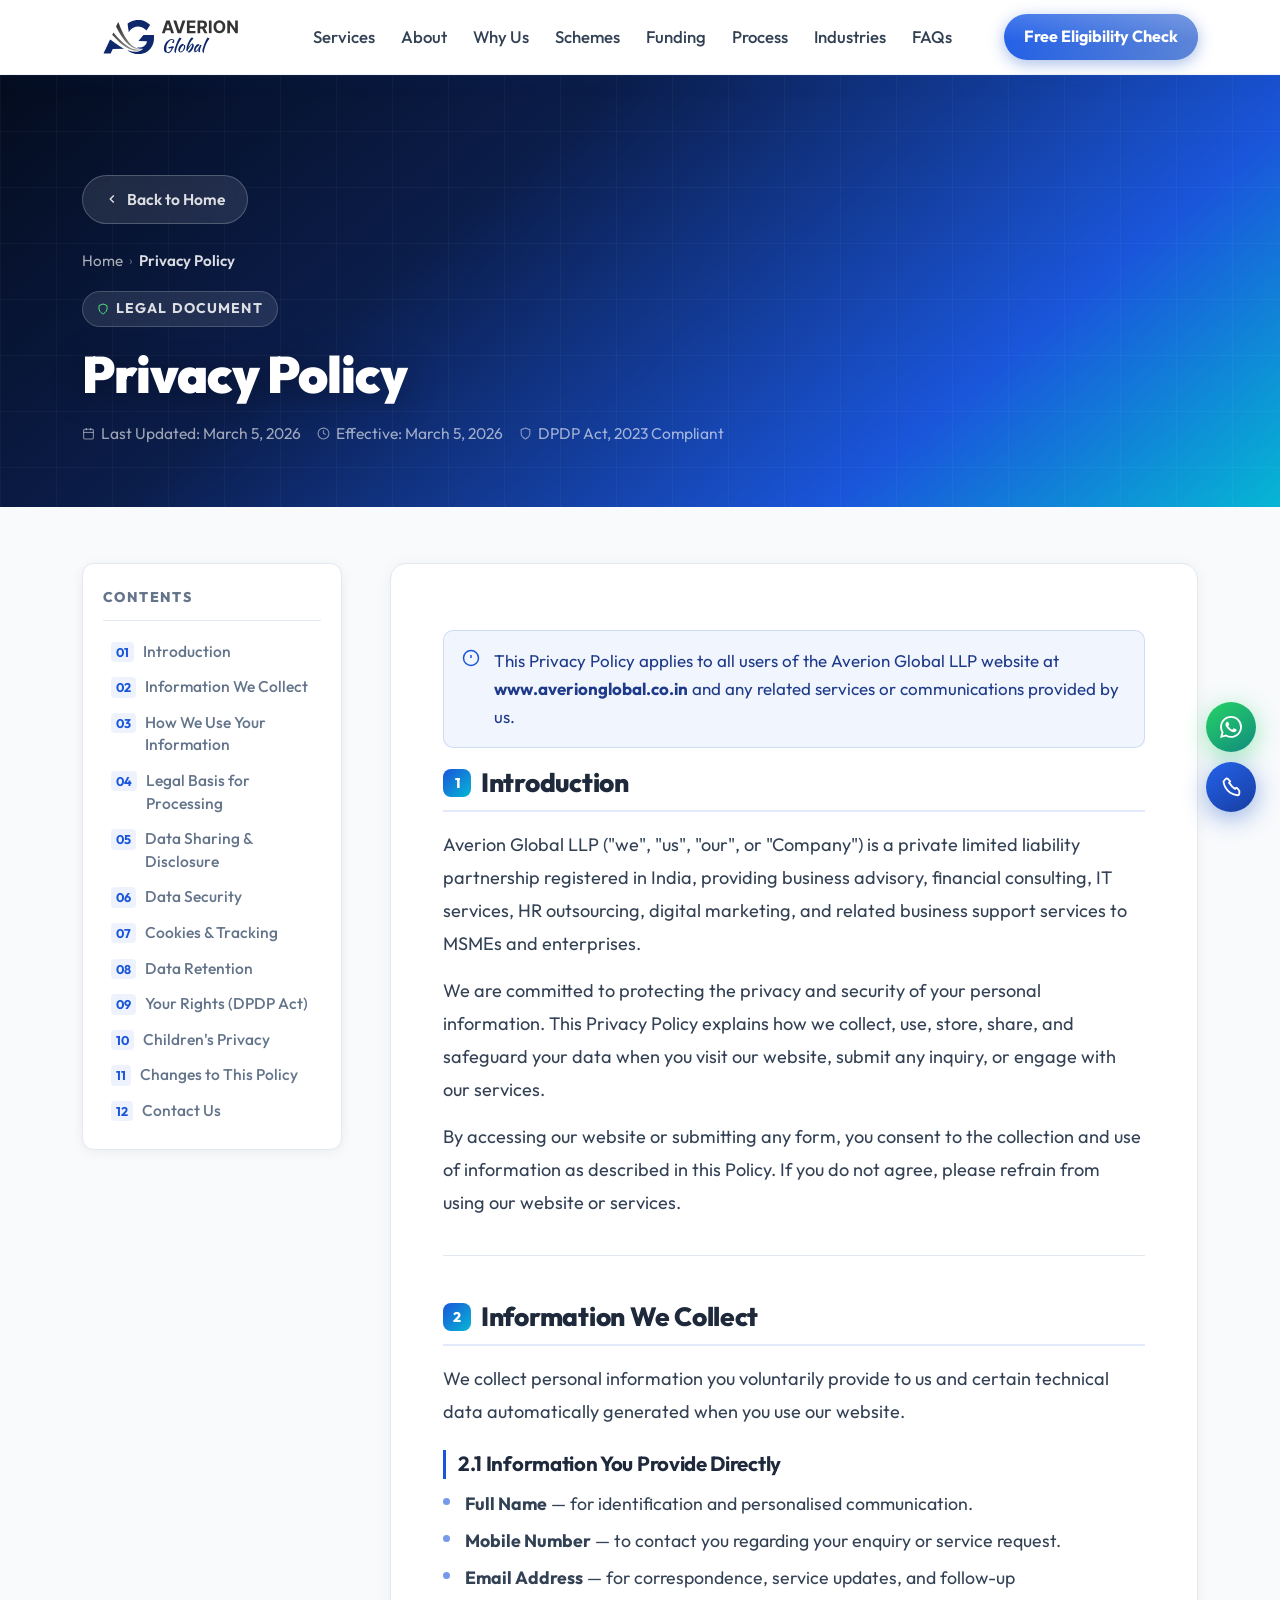
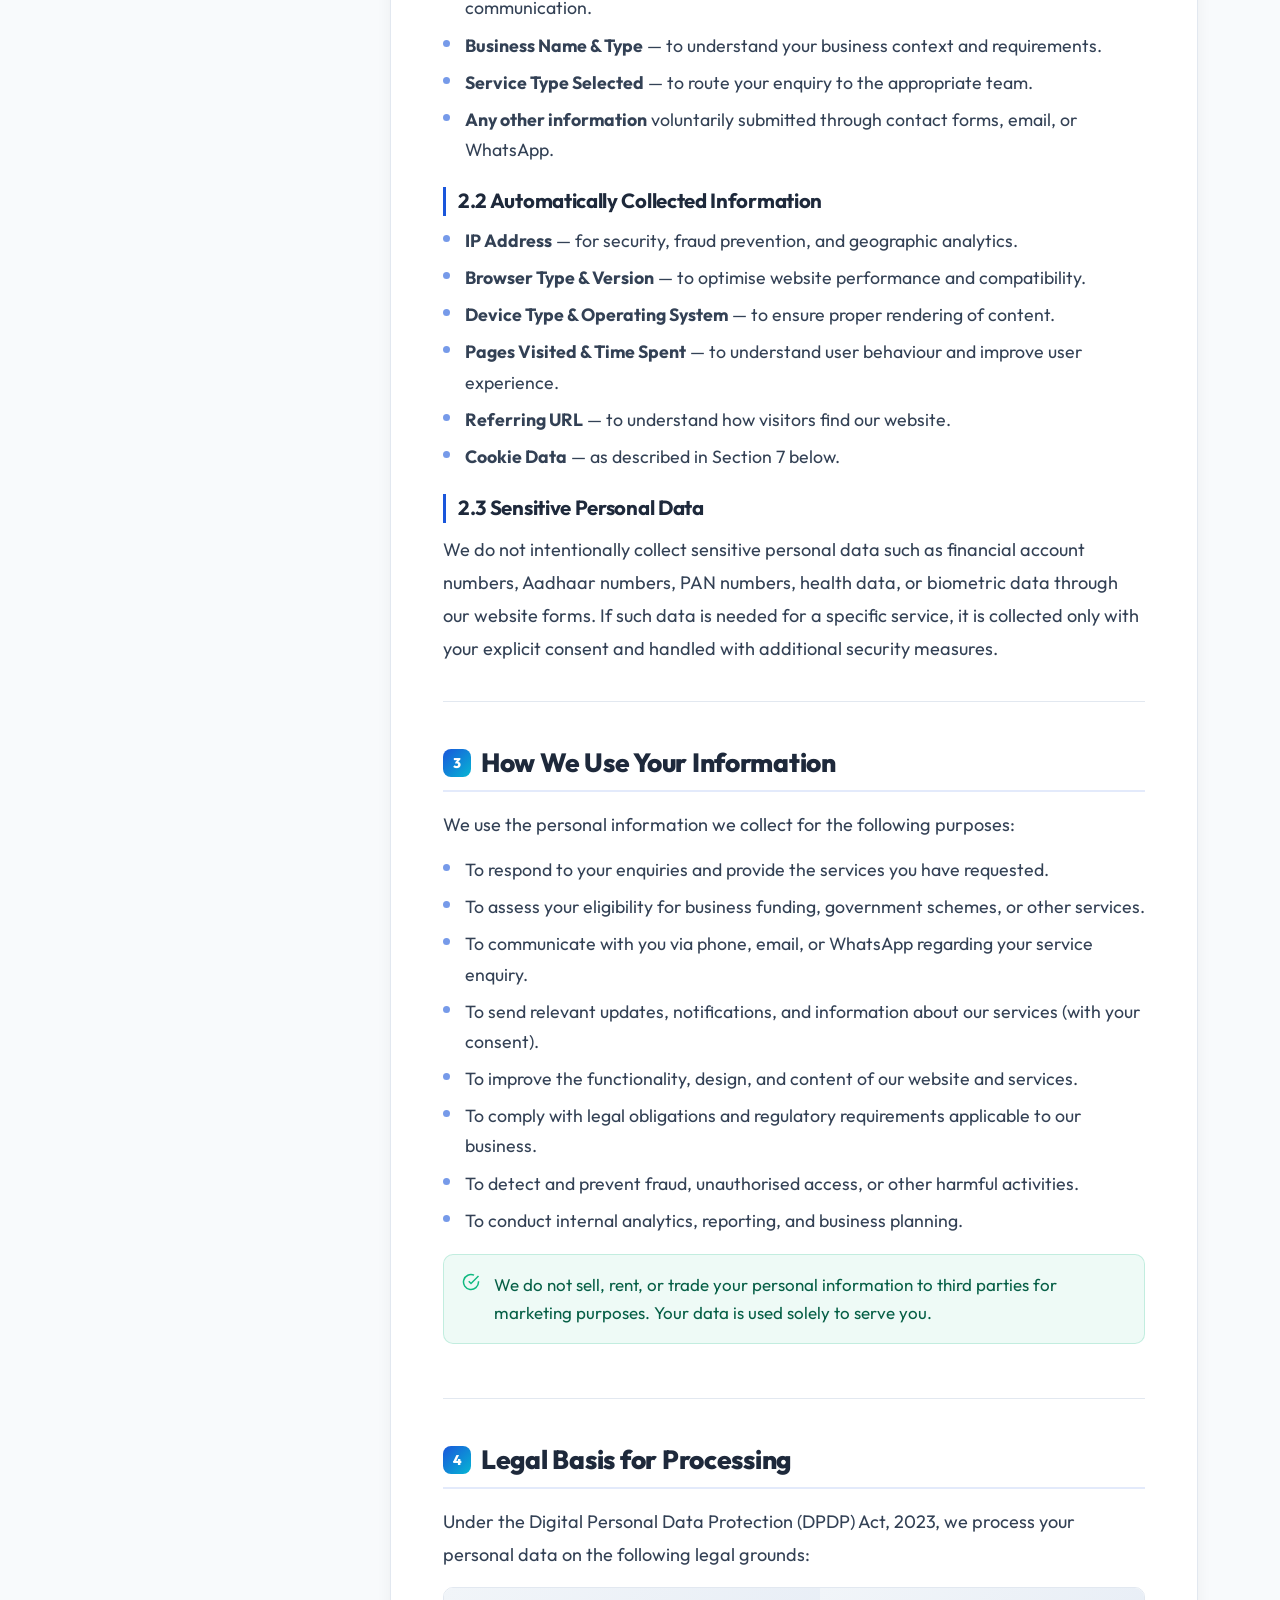
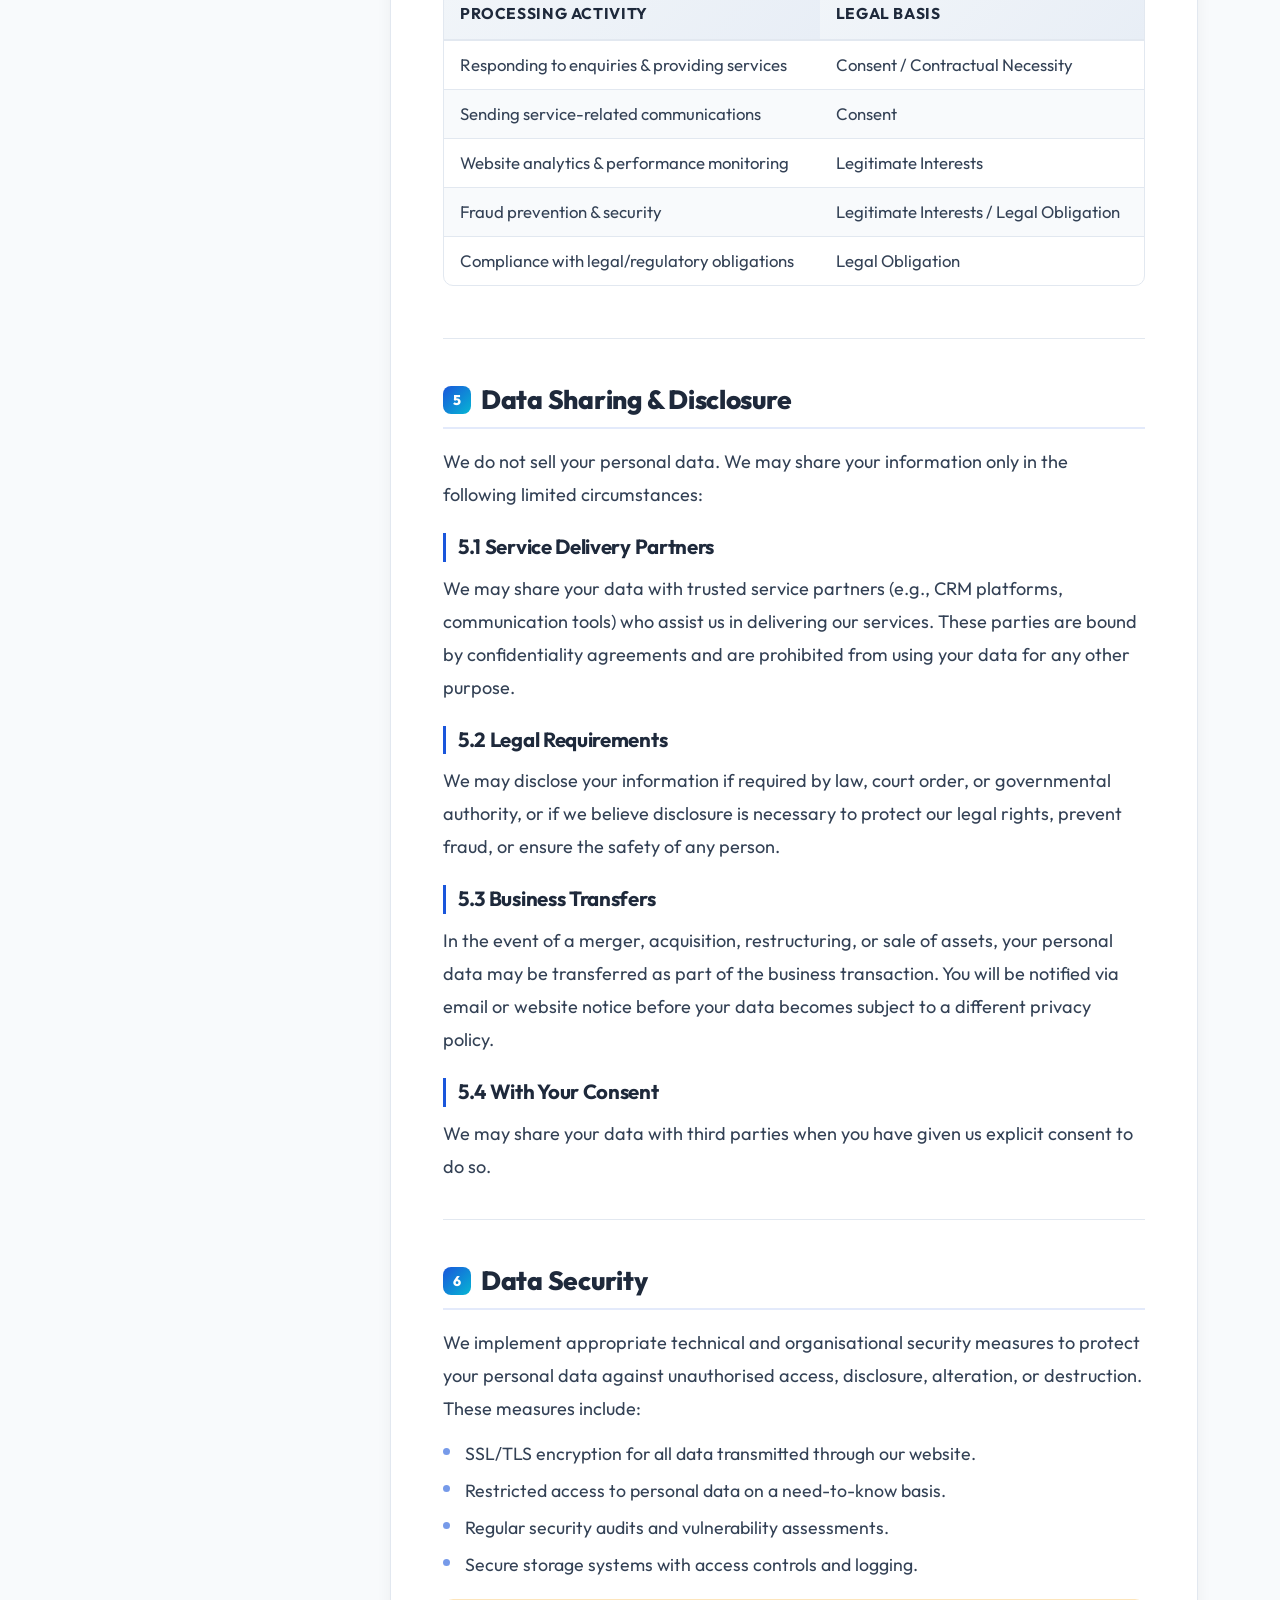
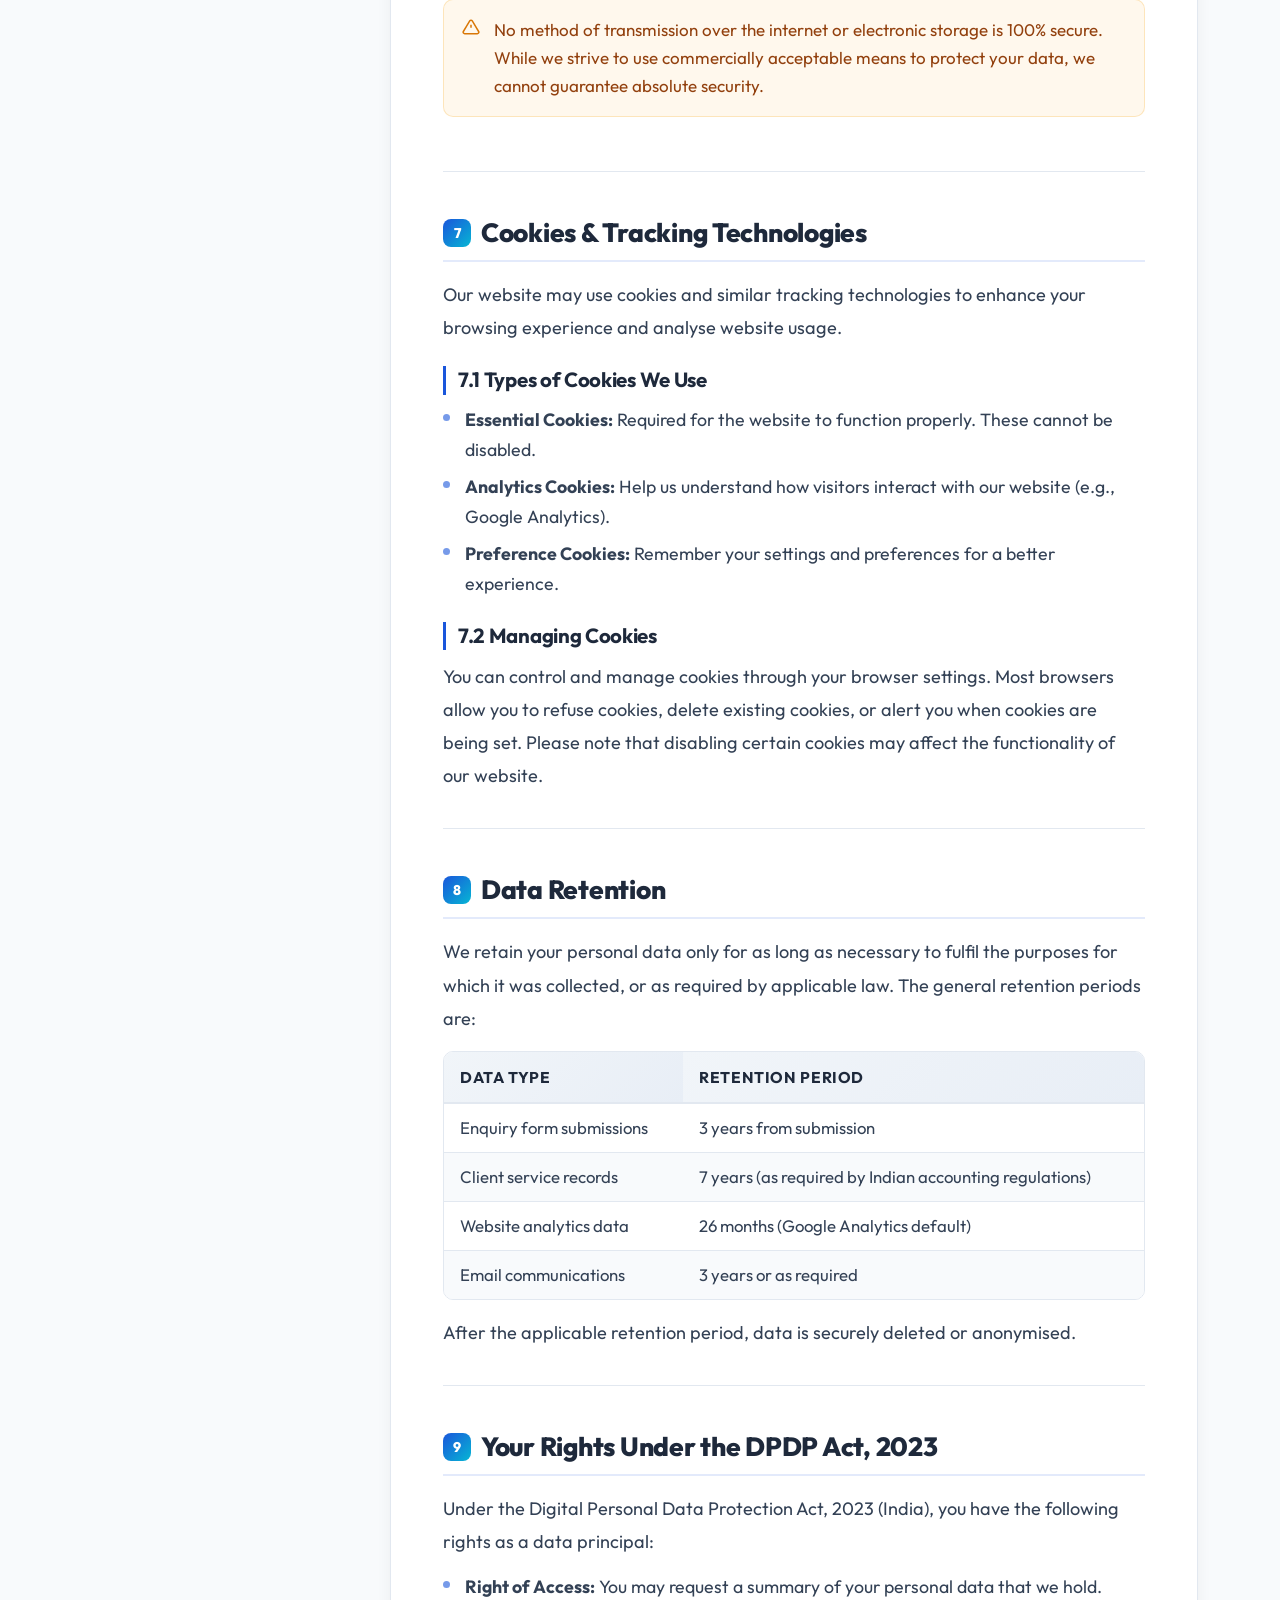
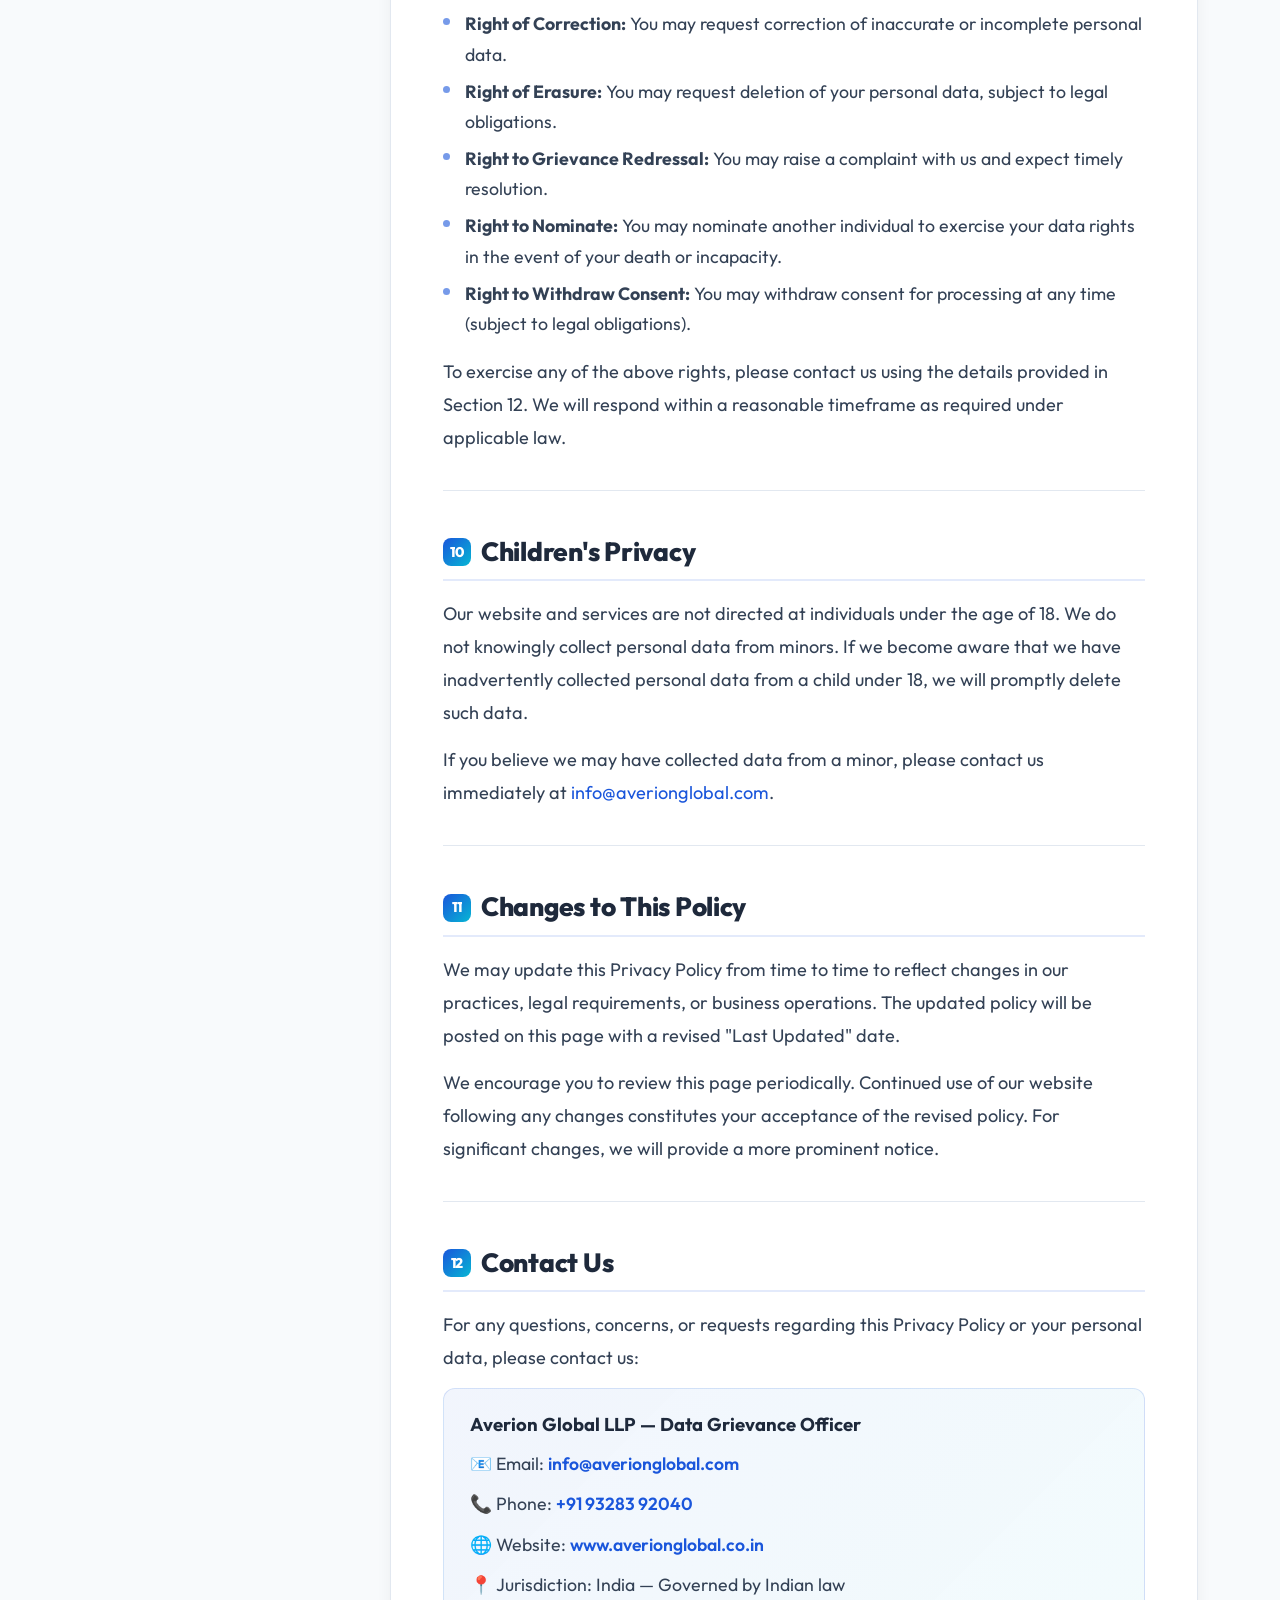
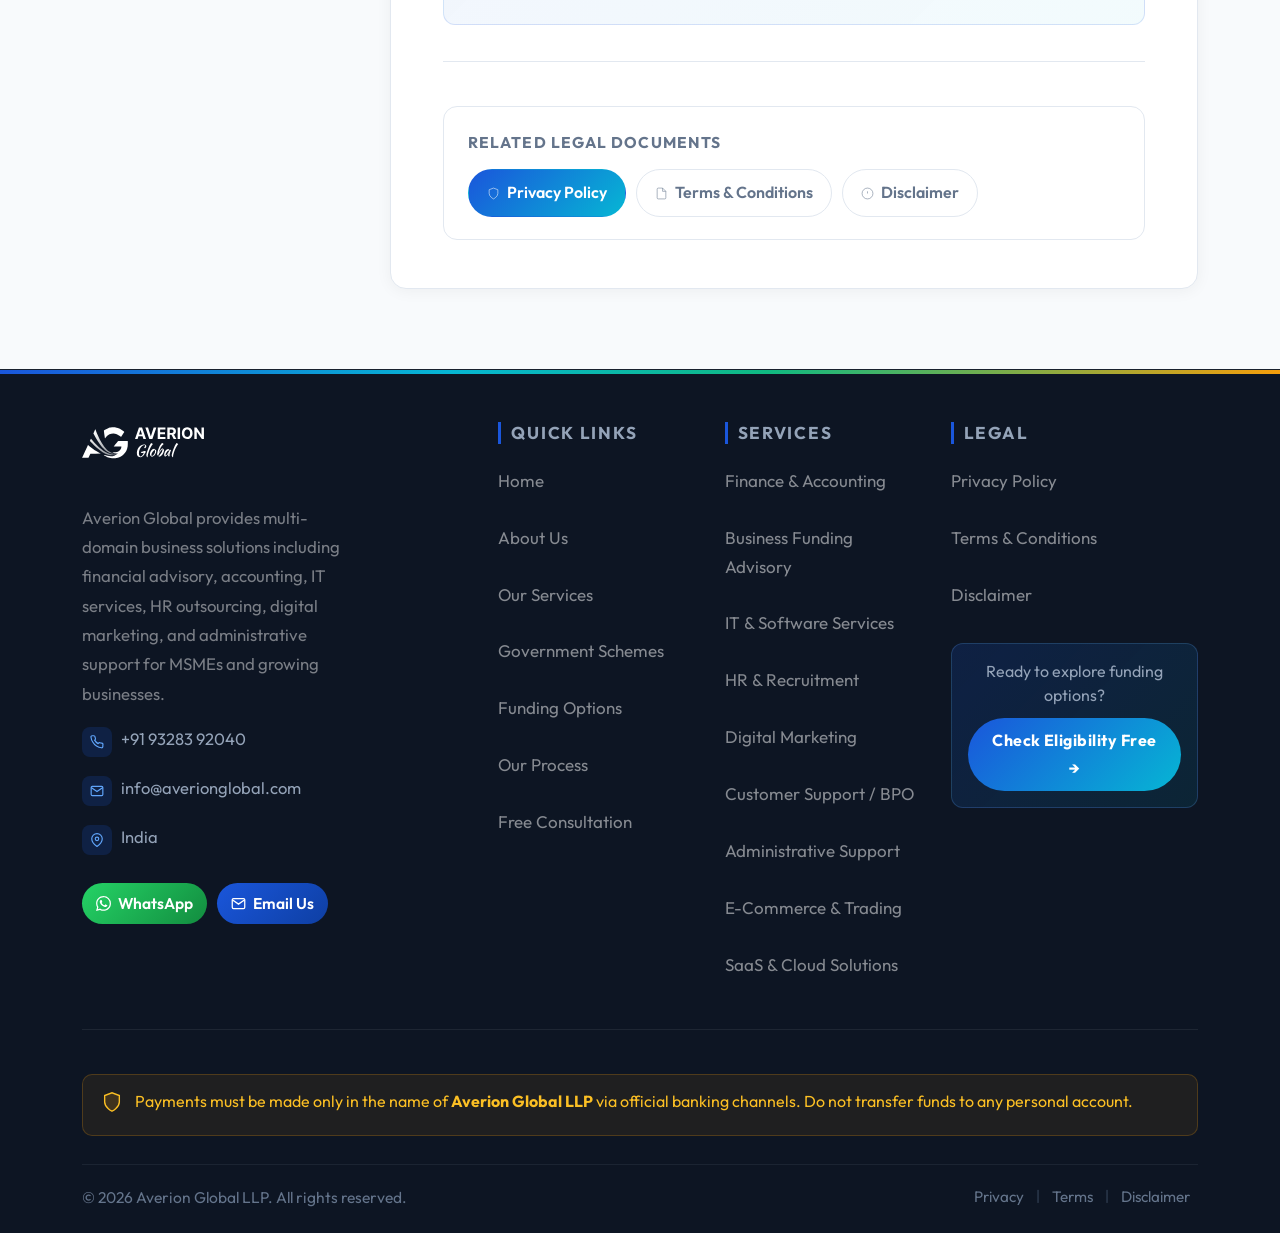
<file: privacy-policy.html>
<!DOCTYPE html>
<html lang="en">
<head>
<meta charset="UTF-8" />
<meta name="viewport" content="width=device-width, initial-scale=1.0" />
<title>Privacy Policy | Averion Global LLP</title>
<meta name="description" content="Privacy Policy for Averion Global LLP — How we collect, use, and protect your personal information in compliance with the DPDP Act, 2023." />
<meta name="robots" content="index, follow" />
<link rel="canonical" href="https://www.averionglobal.co.in/privacy-policy.html" />
<link rel="icon" type="image/png" sizes="32x32" href="images/favicon.png">
<meta name="theme-color" content="#1E56C8" />
<link rel="preconnect" href="https://fonts.googleapis.com">
<link rel="preconnect" href="https://fonts.gstatic.com" crossorigin>
<link rel="stylesheet" href="styles.css" />
<link rel="stylesheet" href="legal.css" />
<!-- Meta Pixel Code -->
<script>
!function(f,b,e,v,n,t,s)
{if(f.fbq)return;n=f.fbq=function(){n.callMethod?
n.callMethod.apply(n,arguments):n.queue.push(arguments)};
if(!f._fbq)f._fbq=n;n.push=n;n.loaded=!0;n.version='2.0';
n.queue=[];t=b.createElement(e);t.async=!0;
t.src=v;s=b.getElementsByTagName(e)[0];
s.parentNode.insertBefore(t,s)}(window, document,'script',
'https://connect.facebook.net/en_US/fbevents.js');
fbq('init', '35291934737087867');
fbq('track', 'PageView');
</script>
<noscript><img height="1" width="1" style="display:none"
src="https://www.facebook.com/tr?id=35291934737087867&ev=PageView&noscript=1"
/></noscript>
<!-- End Meta Pixel Code -->
</head>
<body class="legal-page">

  <!-- ── Floating Action Buttons ── -->
  <div id="desktop-fab-group" aria-label="Quick contact">
    <a href="https://wa.me/919328392040" target="_blank" rel="noopener" class="fab-btn fab-wa" aria-label="WhatsApp Us">
      <svg width="22" height="22" viewBox="0 0 24 24" fill="currentColor"><path d="M17.472 14.382c-.297-.149-1.758-.867-2.03-.967-.273-.099-.471-.148-.67.15-.197.297-.767.966-.94 1.164-.173.199-.347.223-.644.075-.297-.15-1.255-.463-2.39-1.475-.883-.788-1.48-1.761-1.653-2.059-.173-.297-.018-.458.13-.606.134-.133.298-.347.446-.52.149-.174.198-.298.298-.497.099-.198.05-.371-.025-.52-.075-.149-.669-1.612-.916-2.207-.242-.579-.487-.5-.669-.51-.173-.008-.371-.01-.57-.01-.198 0-.52.074-.792.372-.272.297-1.04 1.016-1.04 2.479 0 1.462 1.065 2.875 1.213 3.074.149.198 2.096 3.2 5.077 4.487.709.306 1.262.489 1.694.625.712.227 1.36.195 1.871.118.571-.085 1.758-.719 2.006-1.413.248-.694.248-1.289.173-1.413-.074-.124-.272-.198-.57-.347m-5.421 7.403h-.004a9.87 9.87 0 01-5.031-1.378l-.361-.214-3.741.982.998-3.648-.235-.374a9.86 9.86 0 01-1.51-5.26c.001-5.45 4.436-9.884 9.888-9.884 2.64 0 5.122 1.03 6.988 2.898a9.825 9.825 0 012.893 6.994c-.003 5.45-4.437 9.884-9.885 9.884m8.413-18.297A11.815 11.815 0 0012.05 0C5.495 0 .16 5.335.157 11.892c0 2.096.547 4.142 1.588 5.945L.057 24l6.305-1.654a11.882 11.882 0 005.683 1.448h.005c6.554 0 11.89-5.335 11.893-11.893a11.821 11.821 0 00-3.48-8.413z"/></svg>
      <span class="fab-tooltip">WhatsApp</span>
    </a>
    <a href="tel:+919328392040" class="fab-btn fab-call" aria-label="Call Us">
      <svg width="20" height="20" fill="none" stroke="currentColor" stroke-width="2.2" viewBox="0 0 24 24"><path d="M22 16.92v3a2 2 0 01-2.18 2 19.79 19.79 0 01-8.63-3.07A19.5 19.5 0 013 5.5 19.79 19.79 0 016.07 2a2 2 0 012 .18l1.27 1.27a16 16 0 011.55 1.55c.148.2.099.44-.1.591l-.97.97A1 1 0 009.8 7.2l.96.96a16 16 0 006.06 6.06l.96-.96a1 1 0 011.37.03c.516.516 1.03 1.033 1.55 1.55z"/></svg>
      <span class="fab-tooltip">Call Now</span>
    </a>
  </div>

  <!-- ── Mobile Sticky Bar ── -->
  <div id="mobile-sticky-bar">
    <div class="mob-bar-inner">
      <a href="https://wa.me/919328392040" target="_blank" rel="noopener" class="mob-bar-icon-btn mob-bar-wa" aria-label="WhatsApp Us">
        <svg width="18" height="18" viewBox="0 0 24 24" fill="currentColor"><path d="M17.472 14.382c-.297-.149-1.758-.867-2.03-.967-.273-.099-.471-.148-.67.15-.197.297-.767.966-.94 1.164-.173.199-.347.223-.644.075-.297-.15-1.255-.463-2.39-1.475-.883-.788-1.48-1.761-1.653-2.059-.173-.297-.018-.458.13-.606.134-.133.298-.347.446-.52.149-.174.198-.298.298-.497.099-.198.05-.371-.025-.52-.075-.149-.669-1.612-.916-2.207-.242-.579-.487-.5-.669-.51-.173-.008-.371-.01-.57-.01-.198 0-.52.074-.792.372-.272.297-1.04 1.016-1.04 2.479 0 1.462 1.065 2.875 1.213 3.074.149.198 2.096 3.2 5.077 4.487.709.306 1.262.489 1.694.625.712.227 1.36.195 1.871.118.571-.085 1.758-.719 2.006-1.413.248-.694.248-1.289.173-1.413-.074-.124-.272-.198-.57-.347m-5.421 7.403h-.004a9.87 9.87 0 01-5.031-1.378l-.361-.214-3.741.982.998-3.648-.235-.374a9.86 9.86 0 01-1.51-5.26c.001-5.45 4.436-9.884 9.888-9.884 2.64 0 5.122 1.03 6.988 2.898a9.825 9.825 0 012.893 6.994c-.003 5.45-4.437 9.884-9.885 9.884m8.413-18.297A11.815 11.815 0 0012.05 0C5.495 0 .16 5.335.157 11.892c0 2.096.547 4.142 1.588 5.945L.057 24l6.305-1.654a11.882 11.882 0 005.683 1.448h.005c6.554 0 11.89-5.335 11.893-11.893a11.821 11.821 0 00-3.48-8.413z"/></svg>
      </a>
      <a href="index.html#eligibility-form" class="mob-bar-cta">
        <svg width="15" height="15" fill="none" stroke="currentColor" stroke-width="2.5" viewBox="0 0 24 24"><polyline points="9 11 12 14 22 4"/><path d="M21 12v7a2 2 0 01-2 2H5a2 2 0 01-2-2V5a2 2 0 012-2h11"/></svg>
        Check Eligibility
      </a>
      <a href="tel:+919328392040" class="mob-bar-icon-btn mob-bar-phone" aria-label="Call Us">
        <svg width="18" height="18" fill="none" stroke="currentColor" stroke-width="2" viewBox="0 0 24 24"><path d="M22 16.92v3a2 2 0 01-2.18 2 19.79 19.79 0 01-8.63-3.07A19.5 19.5 0 013 5.5 19.79 19.79 0 016.07 2a2 2 0 012 .18l1.27 1.27a16 16 0 011.55 1.55c.148.2.099.44-.1.591l-.97.97A1 1 0 009.8 7.2l.96.96a16 16 0 006.06 6.06l.96-.96a1 1 0 011.37.03c.516.516 1.03 1.033 1.55 1.55z"/></svg>
      </a>
    </div>
  </div>

  <!-- ── Site Header Wrap ── -->
  <div id="site-header-wrap">
    <header id="header">
      <div class="container">
        <div class="header-inner">
          <a href="index.html" class="logo">
            <img src="images/logo.svg" alt="Averion Global LLP" class="site-logo">
          </a>
          <nav class="main-nav" aria-label="Main navigation">
            <a href="index.html#our-services" class="nav-link">Services</a>
            <a href="index.html#about" class="nav-link">About</a>
            <a href="index.html#challenges" class="nav-link">Why Us</a>
            <a href="index.html#schemes" class="nav-link">Schemes</a>
            <a href="index.html#funding-options" class="nav-link">Funding</a>
            <a href="index.html#process" class="nav-link">Process</a>
            <a href="index.html#industries" class="nav-link">Industries</a>
            <a href="index.html#faq" class="nav-link">FAQs</a>
          </nav>
          <a href="index.html#eligibility-form" class="btn-primary btn-sm shimmer" id="header-cta">Free Eligibility Check</a>
          <button class="hamburger" id="hamburger" aria-label="Toggle menu" aria-expanded="false">
            <span></span><span></span><span></span>
          </button>
        </div>
        <nav class="mobile-nav" id="mobile-nav" aria-label="Mobile navigation">
          <a href="index.html#our-services" class="nav-link">Our Services</a>
          <a href="index.html#about" class="nav-link">About Us</a>
          <a href="index.html#challenges" class="nav-link">Why Choose Us</a>
          <a href="index.html#schemes" class="nav-link">Govt Schemes</a>
          <a href="index.html#funding-options" class="nav-link">Funding Options</a>
          <a href="index.html#process" class="nav-link">Our Process</a>
          <a href="index.html#industries" class="nav-link">Industries</a>
          <a href="index.html#faq" class="nav-link">FAQs</a>
        </nav>
      </div>
    </header>
  </div>

  <!-- ── Legal Hero Banner ── -->
  <section class="legal-hero">
    <div class="container">
      <div class="legal-hero-inner">
        <a href="index.html" class="legal-back-home">
          <svg width="14" height="14" viewBox="0 0 24 24"><polyline points="15 18 9 12 15 6" stroke-width="2.5"/></svg>
          Back to Home
        </a>
        <div class="legal-breadcrumb">
          <a href="index.html">Home</a>
          <span class="bc-sep">›</span>
          <span class="bc-current">Privacy Policy</span>
        </div>
        <div class="legal-hero-badge">
          <svg width="12" height="12" viewBox="0 0 24 24" stroke-width="2"><path d="M12 22s8-4 8-10V5l-8-3-8 3v7c0 6 8 10 8 10z"/></svg>
          Legal Document
        </div>
        <h1>Privacy Policy</h1>
        <div class="legal-hero-meta">
          <span class="lhm-item">
            <svg width="13" height="13" viewBox="0 0 24 24" stroke-width="2"><rect x="3" y="4" width="18" height="18" rx="2" ry="2"/><line x1="16" y1="2" x2="16" y2="6"/><line x1="8" y1="2" x2="8" y2="6"/><line x1="3" y1="10" x2="21" y2="10"/></svg>
            Last Updated: March 5, 2026
          </span>
          <span class="lhm-item">
            <svg width="13" height="13" viewBox="0 0 24 24" stroke-width="2"><circle cx="12" cy="12" r="10"/><polyline points="12 6 12 12 16 14"/></svg>
            Effective: March 5, 2026
          </span>
          <span class="lhm-item">
            <svg width="13" height="13" viewBox="0 0 24 24" stroke-width="2"><path d="M12 22s8-4 8-10V5l-8-3-8 3v7c0 6 8 10 8 10z"/></svg>
            DPDP Act, 2023 Compliant
          </span>
        </div>
      </div>
    </div>
  </section>

  <!-- ── Main Content ── -->
  <main class="legal-main">
    <div class="container">
      <div class="legal-layout">

        <!-- TOC Sidebar -->
        <aside class="legal-toc" aria-label="Table of Contents">
          <div class="legal-toc-title">Contents</div>
          <ol>
            <li><a href="#pp-intro">Introduction</a></li>
            <li><a href="#pp-collect">Information We Collect</a></li>
            <li><a href="#pp-use">How We Use Your Information</a></li>
            <li><a href="#pp-legal-basis">Legal Basis for Processing</a></li>
            <li><a href="#pp-sharing">Data Sharing &amp; Disclosure</a></li>
            <li><a href="#pp-security">Data Security</a></li>
            <li><a href="#pp-cookies">Cookies &amp; Tracking</a></li>
            <li><a href="#pp-retention">Data Retention</a></li>
            <li><a href="#pp-rights">Your Rights (DPDP Act)</a></li>
            <li><a href="#pp-children">Children's Privacy</a></li>
            <li><a href="#pp-changes">Changes to This Policy</a></li>
            <li><a href="#pp-contact">Contact Us</a></li>
          </ol>
        </aside>

        <!-- Content -->
        <article class="legal-content">

          <div class="legal-notice notice-info">
            <svg viewBox="0 0 24 24" stroke-width="2"><circle cx="12" cy="12" r="10"/><line x1="12" y1="8" x2="12" y2="12"/><line x1="12" y1="16" x2="12.01" y2="16"/></svg>
            <span>This Privacy Policy applies to all users of the Averion Global LLP website at <strong>www.averionglobal.co.in</strong> and any related services or communications provided by us.</span>
          </div>

          <!-- 1 -->
          <div class="legal-section" id="pp-intro">
            <h2><span class="h2-num">1</span> Introduction</h2>
            <p>Averion Global LLP ("we", "us", "our", or "Company") is a private limited liability partnership registered in India, providing business advisory, financial consulting, IT services, HR outsourcing, digital marketing, and related business support services to MSMEs and enterprises.</p>
            <p>We are committed to protecting the privacy and security of your personal information. This Privacy Policy explains how we collect, use, store, share, and safeguard your data when you visit our website, submit any inquiry, or engage with our services.</p>
            <p>By accessing our website or submitting any form, you consent to the collection and use of information as described in this Policy. If you do not agree, please refrain from using our website or services.</p>
          </div>

          <!-- 2 -->
          <div class="legal-section" id="pp-collect">
            <h2><span class="h2-num">2</span> Information We Collect</h2>
            <p>We collect personal information you voluntarily provide to us and certain technical data automatically generated when you use our website.</p>

            <h3>2.1 Information You Provide Directly</h3>
            <ul>
              <li><strong>Full Name</strong> — for identification and personalised communication.</li>
              <li><strong>Mobile Number</strong> — to contact you regarding your enquiry or service request.</li>
              <li><strong>Email Address</strong> — for correspondence, service updates, and follow-up communication.</li>
              <li><strong>Business Name &amp; Type</strong> — to understand your business context and requirements.</li>
              <li><strong>Service Type Selected</strong> — to route your enquiry to the appropriate team.</li>
              <li><strong>Any other information</strong> voluntarily submitted through contact forms, email, or WhatsApp.</li>
            </ul>

            <h3>2.2 Automatically Collected Information</h3>
            <ul>
              <li><strong>IP Address</strong> — for security, fraud prevention, and geographic analytics.</li>
              <li><strong>Browser Type &amp; Version</strong> — to optimise website performance and compatibility.</li>
              <li><strong>Device Type &amp; Operating System</strong> — to ensure proper rendering of content.</li>
              <li><strong>Pages Visited &amp; Time Spent</strong> — to understand user behaviour and improve user experience.</li>
              <li><strong>Referring URL</strong> — to understand how visitors find our website.</li>
              <li><strong>Cookie Data</strong> — as described in Section 7 below.</li>
            </ul>

            <h3>2.3 Sensitive Personal Data</h3>
            <p>We do not intentionally collect sensitive personal data such as financial account numbers, Aadhaar numbers, PAN numbers, health data, or biometric data through our website forms. If such data is needed for a specific service, it is collected only with your explicit consent and handled with additional security measures.</p>
          </div>

          <!-- 3 -->
          <div class="legal-section" id="pp-use">
            <h2><span class="h2-num">3</span> How We Use Your Information</h2>
            <p>We use the personal information we collect for the following purposes:</p>
            <ul>
              <li>To respond to your enquiries and provide the services you have requested.</li>
              <li>To assess your eligibility for business funding, government schemes, or other services.</li>
              <li>To communicate with you via phone, email, or WhatsApp regarding your service enquiry.</li>
              <li>To send relevant updates, notifications, and information about our services (with your consent).</li>
              <li>To improve the functionality, design, and content of our website and services.</li>
              <li>To comply with legal obligations and regulatory requirements applicable to our business.</li>
              <li>To detect and prevent fraud, unauthorised access, or other harmful activities.</li>
              <li>To conduct internal analytics, reporting, and business planning.</li>
            </ul>
            <div class="legal-notice notice-success">
              <svg viewBox="0 0 24 24" stroke-width="2"><path d="M22 11.08V12a10 10 0 11-5.93-9.14"/><polyline points="22 4 12 14.01 9 11.01"/></svg>
              <span>We do not sell, rent, or trade your personal information to third parties for marketing purposes. Your data is used solely to serve you.</span>
            </div>
          </div>

          <!-- 4 -->
          <div class="legal-section" id="pp-legal-basis">
            <h2><span class="h2-num">4</span> Legal Basis for Processing</h2>
            <p>Under the Digital Personal Data Protection (DPDP) Act, 2023, we process your personal data on the following legal grounds:</p>
            <div class="legal-table-wrap">
              <table class="legal-table">
                <thead>
                  <tr>
                    <th>Processing Activity</th>
                    <th>Legal Basis</th>
                  </tr>
                </thead>
                <tbody>
                  <tr><td>Responding to enquiries &amp; providing services</td><td>Consent / Contractual Necessity</td></tr>
                  <tr><td>Sending service-related communications</td><td>Consent</td></tr>
                  <tr><td>Website analytics &amp; performance monitoring</td><td>Legitimate Interests</td></tr>
                  <tr><td>Fraud prevention &amp; security</td><td>Legitimate Interests / Legal Obligation</td></tr>
                  <tr><td>Compliance with legal/regulatory obligations</td><td>Legal Obligation</td></tr>
                </tbody>
              </table>
            </div>
          </div>

          <!-- 5 -->
          <div class="legal-section" id="pp-sharing">
            <h2><span class="h2-num">5</span> Data Sharing &amp; Disclosure</h2>
            <p>We do not sell your personal data. We may share your information only in the following limited circumstances:</p>

            <h3>5.1 Service Delivery Partners</h3>
            <p>We may share your data with trusted service partners (e.g., CRM platforms, communication tools) who assist us in delivering our services. These parties are bound by confidentiality agreements and are prohibited from using your data for any other purpose.</p>

            <h3>5.2 Legal Requirements</h3>
            <p>We may disclose your information if required by law, court order, or governmental authority, or if we believe disclosure is necessary to protect our legal rights, prevent fraud, or ensure the safety of any person.</p>

            <h3>5.3 Business Transfers</h3>
            <p>In the event of a merger, acquisition, restructuring, or sale of assets, your personal data may be transferred as part of the business transaction. You will be notified via email or website notice before your data becomes subject to a different privacy policy.</p>

            <h3>5.4 With Your Consent</h3>
            <p>We may share your data with third parties when you have given us explicit consent to do so.</p>
          </div>

          <!-- 6 -->
          <div class="legal-section" id="pp-security">
            <h2><span class="h2-num">6</span> Data Security</h2>
            <p>We implement appropriate technical and organisational security measures to protect your personal data against unauthorised access, disclosure, alteration, or destruction. These measures include:</p>
            <ul>
              <li>SSL/TLS encryption for all data transmitted through our website.</li>
              <li>Restricted access to personal data on a need-to-know basis.</li>
              <li>Regular security audits and vulnerability assessments.</li>
              <li>Secure storage systems with access controls and logging.</li>
            </ul>
            <div class="legal-notice notice-warning">
              <svg viewBox="0 0 24 24" stroke-width="2"><path d="M10.29 3.86L1.82 18a2 2 0 001.71 3h16.94a2 2 0 001.71-3L13.71 3.86a2 2 0 00-3.42 0z"/><line x1="12" y1="9" x2="12" y2="13"/><line x1="12" y1="17" x2="12.01" y2="17"/></svg>
              <span>No method of transmission over the internet or electronic storage is 100% secure. While we strive to use commercially acceptable means to protect your data, we cannot guarantee absolute security.</span>
            </div>
          </div>

          <!-- 7 -->
          <div class="legal-section" id="pp-cookies">
            <h2><span class="h2-num">7</span> Cookies &amp; Tracking Technologies</h2>
            <p>Our website may use cookies and similar tracking technologies to enhance your browsing experience and analyse website usage.</p>

            <h3>7.1 Types of Cookies We Use</h3>
            <ul>
              <li><strong>Essential Cookies:</strong> Required for the website to function properly. These cannot be disabled.</li>
              <li><strong>Analytics Cookies:</strong> Help us understand how visitors interact with our website (e.g., Google Analytics).</li>
              <li><strong>Preference Cookies:</strong> Remember your settings and preferences for a better experience.</li>
            </ul>

            <h3>7.2 Managing Cookies</h3>
            <p>You can control and manage cookies through your browser settings. Most browsers allow you to refuse cookies, delete existing cookies, or alert you when cookies are being set. Please note that disabling certain cookies may affect the functionality of our website.</p>
          </div>

          <!-- 8 -->
          <div class="legal-section" id="pp-retention">
            <h2><span class="h2-num">8</span> Data Retention</h2>
            <p>We retain your personal data only for as long as necessary to fulfil the purposes for which it was collected, or as required by applicable law. The general retention periods are:</p>
            <div class="legal-table-wrap">
              <table class="legal-table">
                <thead>
                  <tr>
                    <th>Data Type</th>
                    <th>Retention Period</th>
                  </tr>
                </thead>
                <tbody>
                  <tr><td>Enquiry form submissions</td><td>3 years from submission</td></tr>
                  <tr><td>Client service records</td><td>7 years (as required by Indian accounting regulations)</td></tr>
                  <tr><td>Website analytics data</td><td>26 months (Google Analytics default)</td></tr>
                  <tr><td>Email communications</td><td>3 years or as required</td></tr>
                </tbody>
              </table>
            </div>
            <p>After the applicable retention period, data is securely deleted or anonymised.</p>
          </div>

          <!-- 9 -->
          <div class="legal-section" id="pp-rights">
            <h2><span class="h2-num">9</span> Your Rights Under the DPDP Act, 2023</h2>
            <p>Under the Digital Personal Data Protection Act, 2023 (India), you have the following rights as a data principal:</p>
            <ul>
              <li><strong>Right of Access:</strong> You may request a summary of your personal data that we hold.</li>
              <li><strong>Right of Correction:</strong> You may request correction of inaccurate or incomplete personal data.</li>
              <li><strong>Right of Erasure:</strong> You may request deletion of your personal data, subject to legal obligations.</li>
              <li><strong>Right to Grievance Redressal:</strong> You may raise a complaint with us and expect timely resolution.</li>
              <li><strong>Right to Nominate:</strong> You may nominate another individual to exercise your data rights in the event of your death or incapacity.</li>
              <li><strong>Right to Withdraw Consent:</strong> You may withdraw consent for processing at any time (subject to legal obligations).</li>
            </ul>
            <p>To exercise any of the above rights, please contact us using the details provided in Section 12. We will respond within a reasonable timeframe as required under applicable law.</p>
          </div>

          <!-- 10 -->
          <div class="legal-section" id="pp-children">
            <h2><span class="h2-num">10</span> Children's Privacy</h2>
            <p>Our website and services are not directed at individuals under the age of 18. We do not knowingly collect personal data from minors. If we become aware that we have inadvertently collected personal data from a child under 18, we will promptly delete such data.</p>
            <p>If you believe we may have collected data from a minor, please contact us immediately at <a href="mailto:info@averionglobal.com" style="color:#1a56db">info@averionglobal.com</a>.</p>
          </div>

          <!-- 11 -->
          <div class="legal-section" id="pp-changes">
            <h2><span class="h2-num">11</span> Changes to This Policy</h2>
            <p>We may update this Privacy Policy from time to time to reflect changes in our practices, legal requirements, or business operations. The updated policy will be posted on this page with a revised "Last Updated" date.</p>
            <p>We encourage you to review this page periodically. Continued use of our website following any changes constitutes your acceptance of the revised policy. For significant changes, we will provide a more prominent notice.</p>
          </div>

          <!-- 12 -->
          <div class="legal-section" id="pp-contact">
            <h2><span class="h2-num">12</span> Contact Us</h2>
            <p>For any questions, concerns, or requests regarding this Privacy Policy or your personal data, please contact us:</p>
            <div class="legal-contact-card">
              <h4>Averion Global LLP — Data Grievance Officer</h4>
              <ul>
                <li>📧 Email: <a href="mailto:info@averionglobal.com">info@averionglobal.com</a></li>
                <li>📞 Phone: <a href="tel:+919328392040">+91 93283 92040</a></li>
                <li>🌐 Website: <a href="https://www.averionglobal.co.in">www.averionglobal.co.in</a></li>
                <li>📍 Jurisdiction: India — Governed by Indian law</li>
              </ul>
            </div>
          </div>

          <!-- Related Pages -->
          <div class="legal-related">
            <div class="legal-related-title">Related Legal Documents</div>
            <div class="legal-related-links">
              <a href="privacy-policy.html" class="lrl-active">
                <svg viewBox="0 0 24 24"><path d="M12 22s8-4 8-10V5l-8-3-8 3v7c0 6 8 10 8 10z"/></svg>
                Privacy Policy
              </a>
              <a href="terms-and-conditions.html">
                <svg viewBox="0 0 24 24"><path d="M14 2H6a2 2 0 00-2 2v16a2 2 0 002 2h12a2 2 0 002-2V8z"/><polyline points="14 2 14 8 20 8"/></svg>
                Terms &amp; Conditions
              </a>
              <a href="disclaimer.html">
                <svg viewBox="0 0 24 24"><circle cx="12" cy="12" r="10"/><line x1="12" y1="8" x2="12" y2="12"/><line x1="12" y1="16" x2="12.01" y2="16"/></svg>
                Disclaimer
              </a>
            </div>
          </div>

        </article>
      </div>
    </div>
  </main>

  <!-- ── Footer ── -->
  <footer id="footer">
    <div class="footer-top-bar" aria-hidden="true"></div>
    <div class="container">
      <div class="footer-grid">
        <div class="footer-brand">
          <a href="index.html" class="footer-logo">
            <img src="images/logofooter.svg" alt="Averion Global LLP">
          </a>
          <p>Averion Global provides multi-domain business solutions including financial advisory, accounting, IT services, HR outsourcing, digital marketing, and administrative support for MSMEs and growing businesses.</p>
          <div class="footer-contact-list">
            <div class="footer-contact-item">
              <span class="ftc-icon"><svg width="14" height="14" fill="none" stroke="currentColor" stroke-width="2" viewBox="0 0 24 24"><path d="M22 16.92v3a2 2 0 0 1-2.18 2 19.79 19.79 0 0 1-8.63-3.07A19.5 19.5 0 0 1 4.69 12a19.79 19.79 0 0 1-3.07-8.67A2 2 0 0 1 3.6 1.28h3a2 2 0 0 1 2 1.72c.127.96.361 1.903.7 2.81a2 2 0 0 1-.45 2.11L7.91 8.78a16 16 0 0 0 6 6l1.06-1.06a2 2 0 0 1 2.11-.45c.907.339 1.85.573 2.81.7A2 2 0 0 1 22 16.92z"/></svg></span>
              <a href="tel:+919328392040">+91 93283 92040</a>
            </div>
            <div class="footer-contact-item">
              <span class="ftc-icon"><svg width="14" height="14" fill="none" stroke="currentColor" stroke-width="2" viewBox="0 0 24 24"><path d="M4 4h16c1.1 0 2 .9 2 2v12c0 1.1-.9 2-2 2H4c-1.1 0-2-.9-2-2V6c0-1.1.9-2 2-2z"/><polyline points="22,6 12,13 2,6"/></svg></span>
              <a href="mailto:info@averionglobal.com">info@averionglobal.com</a>
            </div>
            <div class="footer-contact-item">
              <span class="ftc-icon"><svg width="14" height="14" fill="none" stroke="currentColor" stroke-width="2" viewBox="0 0 24 24"><path d="M21 10c0 7-9 13-9 13s-9-6-9-13a9 9 0 0 1 18 0z"/><circle cx="12" cy="10" r="3"/></svg></span>
              <span>India</span>
            </div>
          </div>
          <div class="footer-socials">
            <a href="https://wa.me/919328392040" target="_blank" rel="noopener" class="ftc-social ftc-wa">
              <svg width="16" height="16" viewBox="0 0 24 24" fill="currentColor"><path d="M17.472 14.382c-.297-.149-1.758-.867-2.03-.967-.273-.099-.471-.148-.67.15-.197.297-.767.966-.94 1.164-.173.199-.347.223-.644.075-.297-.15-1.255-.463-2.39-1.475-.883-.788-1.48-1.761-1.653-2.059-.173-.297-.018-.458.13-.606.134-.133.298-.347.446-.52.149-.174.198-.298.298-.497.099-.198.05-.371-.025-.52-.075-.149-.669-1.612-.916-2.207-.242-.579-.487-.5-.669-.51-.173-.008-.371-.01-.57-.01-.198 0-.52.074-.792.372-.272.297-1.04 1.016-1.04 2.479 0 1.462 1.065 2.875 1.213 3.074.149.198 2.096 3.2 5.077 4.487.709.306 1.262.489 1.694.625.712.227 1.36.195 1.871.118.571-.085 1.758-.719 2.006-1.413.248-.694.248-1.289.173-1.413-.074-.124-.272-.198-.57-.347m-5.421 7.403h-.004a9.87 9.87 0 01-5.031-1.378l-.361-.214-3.741.982.998-3.648-.235-.374a9.86 9.86 0 01-1.51-5.26c.001-5.45 4.436-9.884 9.888-9.884 2.64 0 5.122 1.03 6.988 2.898a9.825 9.825 0 012.893 6.994c-.003 5.45-4.437 9.884-9.885 9.884m8.413-18.297A11.815 11.815 0 0012.05 0C5.495 0 .16 5.335.157 11.892c0 2.096.547 4.142 1.588 5.945L.057 24l6.305-1.654a11.882 11.882 0 005.683 1.448h.005c6.554 0 11.89-5.335 11.893-11.893a11.821 11.821 0 00-3.48-8.413z"/></svg>
              WhatsApp
            </a>
            <a href="mailto:info@averionglobal.com" class="ftc-social ftc-email">
              <svg width="16" height="16" fill="none" stroke="currentColor" stroke-width="2" viewBox="0 0 24 24"><path d="M4 4h16c1.1 0 2 .9 2 2v12c0 1.1-.9 2-2 2H4c-1.1 0-2-.9-2-2V6c0-1.1.9-2 2-2z"/><polyline points="22,6 12,13 2,6"/></svg>
              Email Us
            </a>
          </div>
        </div>
        <div>
          <div class="footer-hdg">Quick Links</div>
          <div class="footer-links">
            <a href="index.html">Home</a>
            <a href="index.html#about">About Us</a>
            <a href="index.html#our-services">Our Services</a>
            <a href="index.html#schemes">Government Schemes</a>
            <a href="index.html#funding-options">Funding Options</a>
            <a href="index.html#process">Our Process</a>
            <a href="index.html#eligibility-form">Free Consultation</a>
          </div>
        </div>
        <div>
          <div class="footer-hdg">Services</div>
          <div class="footer-links">
            <a href="index.html#our-services">Finance &amp; Accounting</a>
            <a href="index.html#our-services">Business Funding Advisory</a>
            <a href="index.html#our-services">IT &amp; Software Services</a>
            <a href="index.html#our-services">HR &amp; Recruitment</a>
            <a href="index.html#our-services">Digital Marketing</a>
            <a href="index.html#our-services">Customer Support / BPO</a>
            <a href="index.html#our-services">Administrative Support</a>
            <a href="index.html#our-services">E-Commerce &amp; Trading</a>
            <a href="index.html#our-services">SaaS &amp; Cloud Solutions</a>
          </div>
        </div>
        <div>
          <div class="footer-hdg">Legal</div>
          <div class="footer-links">
            <a href="privacy-policy.html">Privacy Policy</a>
            <a href="terms-and-conditions.html">Terms &amp; Conditions</a>
            <a href="disclaimer.html">Disclaimer</a>
          </div>
          <div class="footer-cta-block">
            <p>Ready to explore funding options?</p>
            <a href="index.html#eligibility-form" class="footer-cta-btn">Check Eligibility Free →</a>
          </div>
        </div>
      </div>
      <div class="footer-notice">
        <span class="footer-notice-icon"><svg width="18" height="18" fill="none" stroke="currentColor" stroke-width="2" viewBox="0 0 24 24"><path d="M12 22s8-4 8-10V5l-8-3-8 3v7c0 6 8 10 8 10z"/></svg></span>
        <span>Payments must be made only in the name of <strong>Averion Global LLP</strong> via official banking channels. Do not transfer funds to any personal account.</span>
      </div>
      <div class="footer-bottom">
        <span>© 2026 Averion Global LLP. All rights reserved.</span>
        <div class="footer-bottom-links">
          <a href="privacy-policy.html">Privacy</a>
          <span class="fbl-sep">|</span>
          <a href="terms-and-conditions.html">Terms</a>
          <span class="fbl-sep">|</span>
          <a href="disclaimer.html">Disclaimer</a>
        </div>
      </div>
    </div>
  </footer>

  <button id="back-to-top" onclick="window.scrollTo({top:0,behavior:'smooth'})" title="Back to top" aria-label="Scroll to top">↑</button>
  <a id="mobile-wa-fab" href="https://wa.me/919328392040" target="_blank" rel="noopener" aria-label="Chat on WhatsApp">
    <svg width="26" height="26" viewBox="0 0 24 24" fill="currentColor"><path d="M17.472 14.382c-.297-.149-1.758-.867-2.03-.967-.273-.099-.471-.148-.67.15-.197.297-.767.966-.94 1.164-.173.199-.347.223-.644.075-.297-.15-1.255-.463-2.39-1.475-.883-.788-1.48-1.761-1.653-2.059-.173-.297-.018-.458.13-.606.134-.133.298-.347.446-.52.149-.174.198-.298.298-.497.099-.198.05-.371-.025-.52-.075-.149-.669-1.612-.916-2.207-.242-.579-.487-.5-.669-.51-.173-.008-.371-.01-.57-.01-.198 0-.52.074-.792.372-.272.297-1.04 1.016-1.04 2.479 0 1.462 1.065 2.875 1.213 3.074.149.198 2.096 3.2 5.077 4.487.709.306 1.262.489 1.694.625.712.227 1.36.195 1.871.118.571-.085 1.758-.719 2.006-1.413.248-.694.248-1.289.173-1.413-.074-.124-.272-.198-.57-.347m-5.421 7.403h-.004a9.87 9.87 0 01-5.031-1.378l-.361-.214-3.741.982.998-3.648-.235-.374a9.86 9.86 0 01-1.51-5.26c.001-5.45 4.436-9.884 9.888-9.884 2.64 0 5.122 1.03 6.988 2.898a9.825 9.825 0 012.893 6.994c-.003 5.45-4.437 9.884-9.885 9.884m8.413-18.297A11.815 11.815 0 0012.05 0C5.495 0 .16 5.335.157 11.892c0 2.096.547 4.142 1.588 5.945L.057 24l6.305-1.654a11.882 11.882 0 005.683 1.448h.005c6.554 0 11.89-5.335 11.893-11.893a11.821 11.821 0 00-3.48-8.413z"/></svg>
  </a>

  <script>
    // Mobile nav toggle
    const hamburger = document.getElementById('hamburger');
    const mobileNav = document.getElementById('mobile-nav');
    if (hamburger && mobileNav) {
      hamburger.addEventListener('click', () => {
        const isOpen = mobileNav.classList.toggle('open');
        hamburger.setAttribute('aria-expanded', isOpen);
      });
    }
    // Back to top visibility
    const btt = document.getElementById('back-to-top');
    window.addEventListener('scroll', () => {
      if (btt) btt.style.opacity = window.scrollY > 300 ? '1' : '0';
    });
    // Header scroll effect
    const header = document.getElementById('header');
    window.addEventListener('scroll', () => {
      if (header) header.classList.toggle('scrolled', window.scrollY > 50);
    });
  </script>
</body>
</html>
</file>
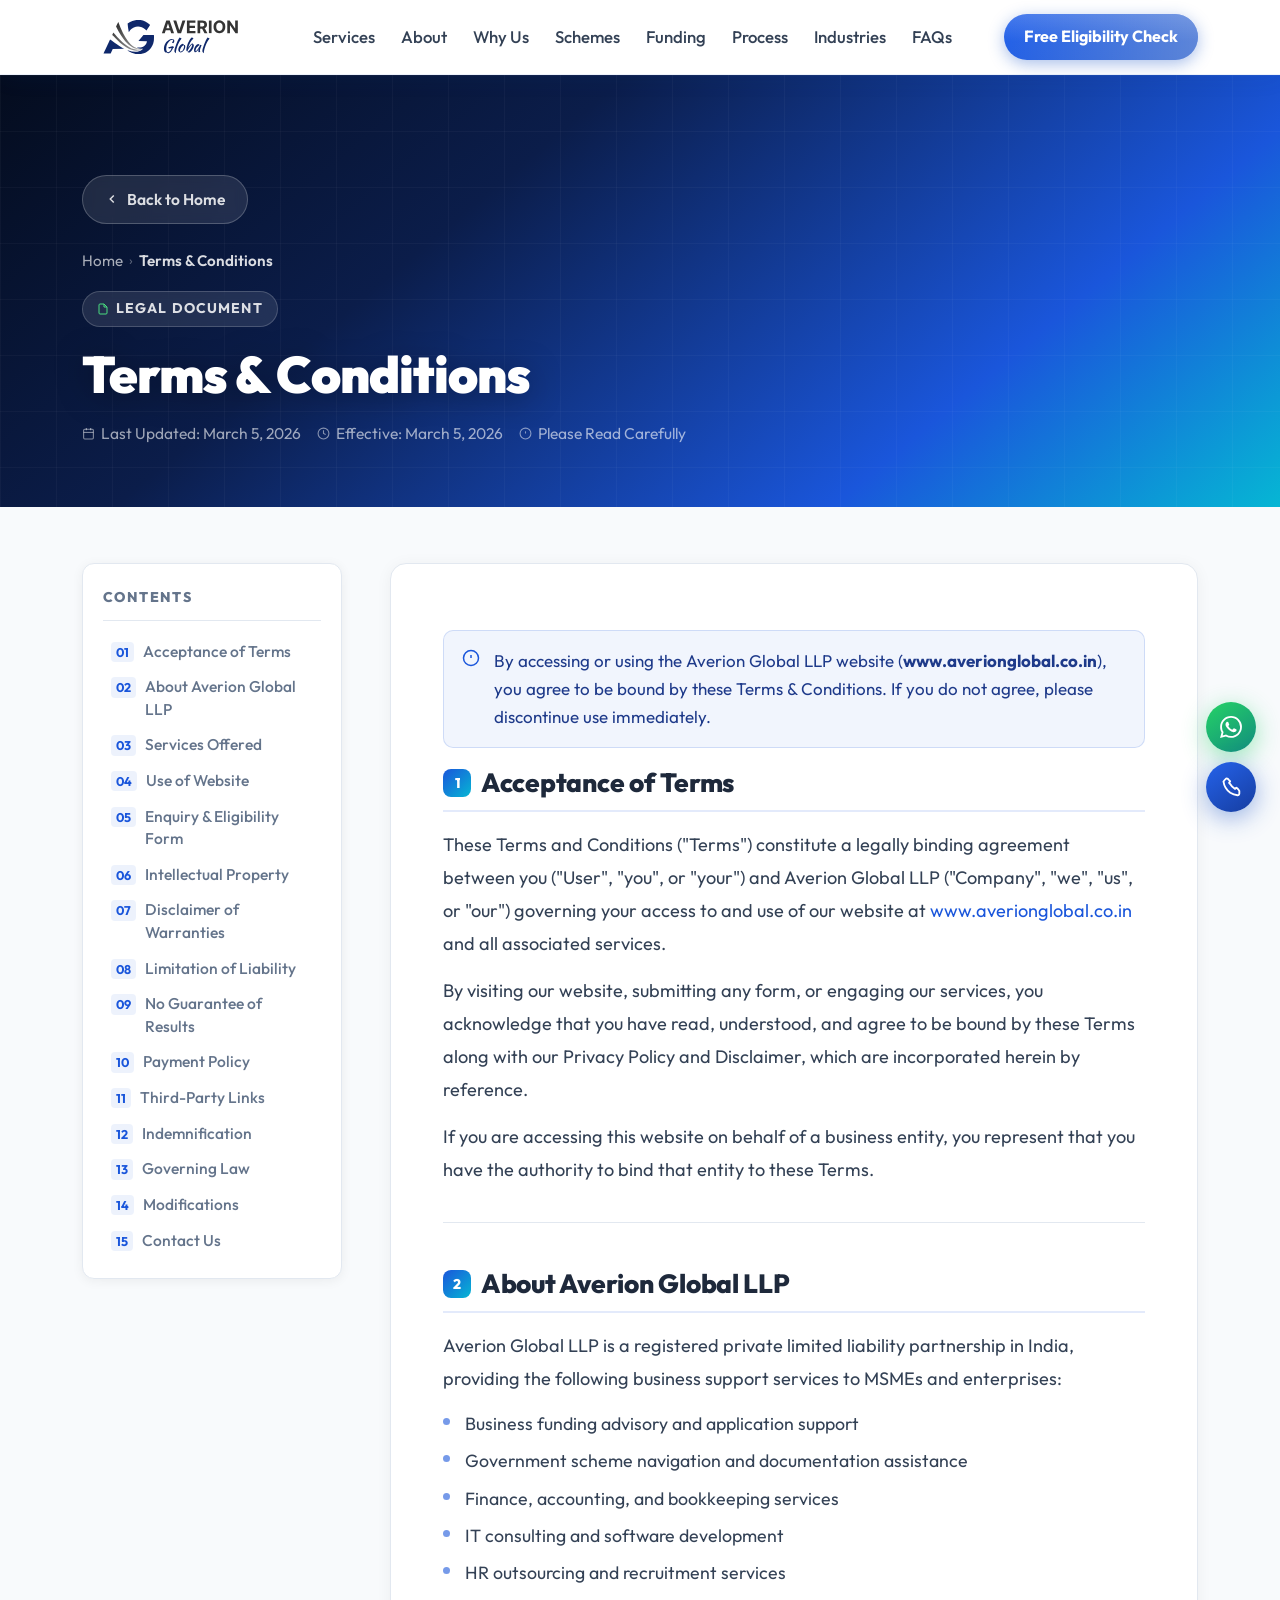
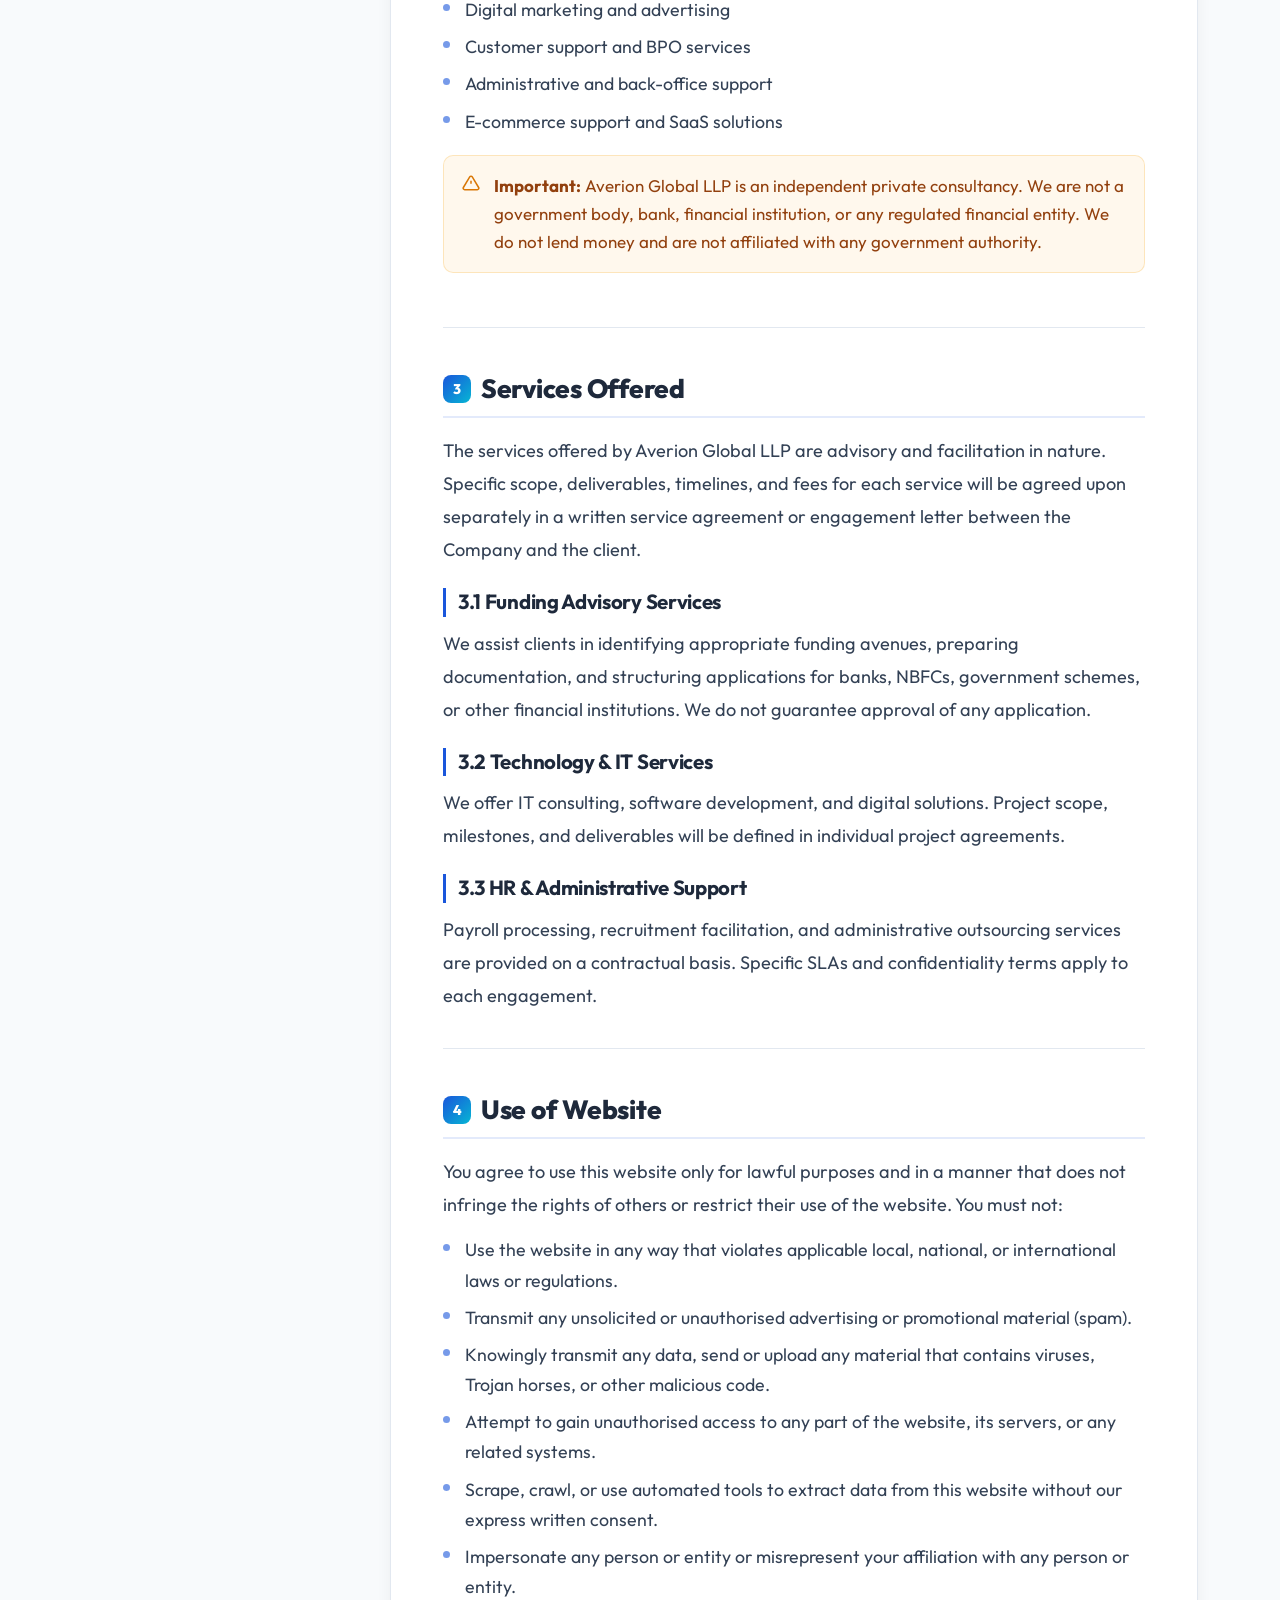
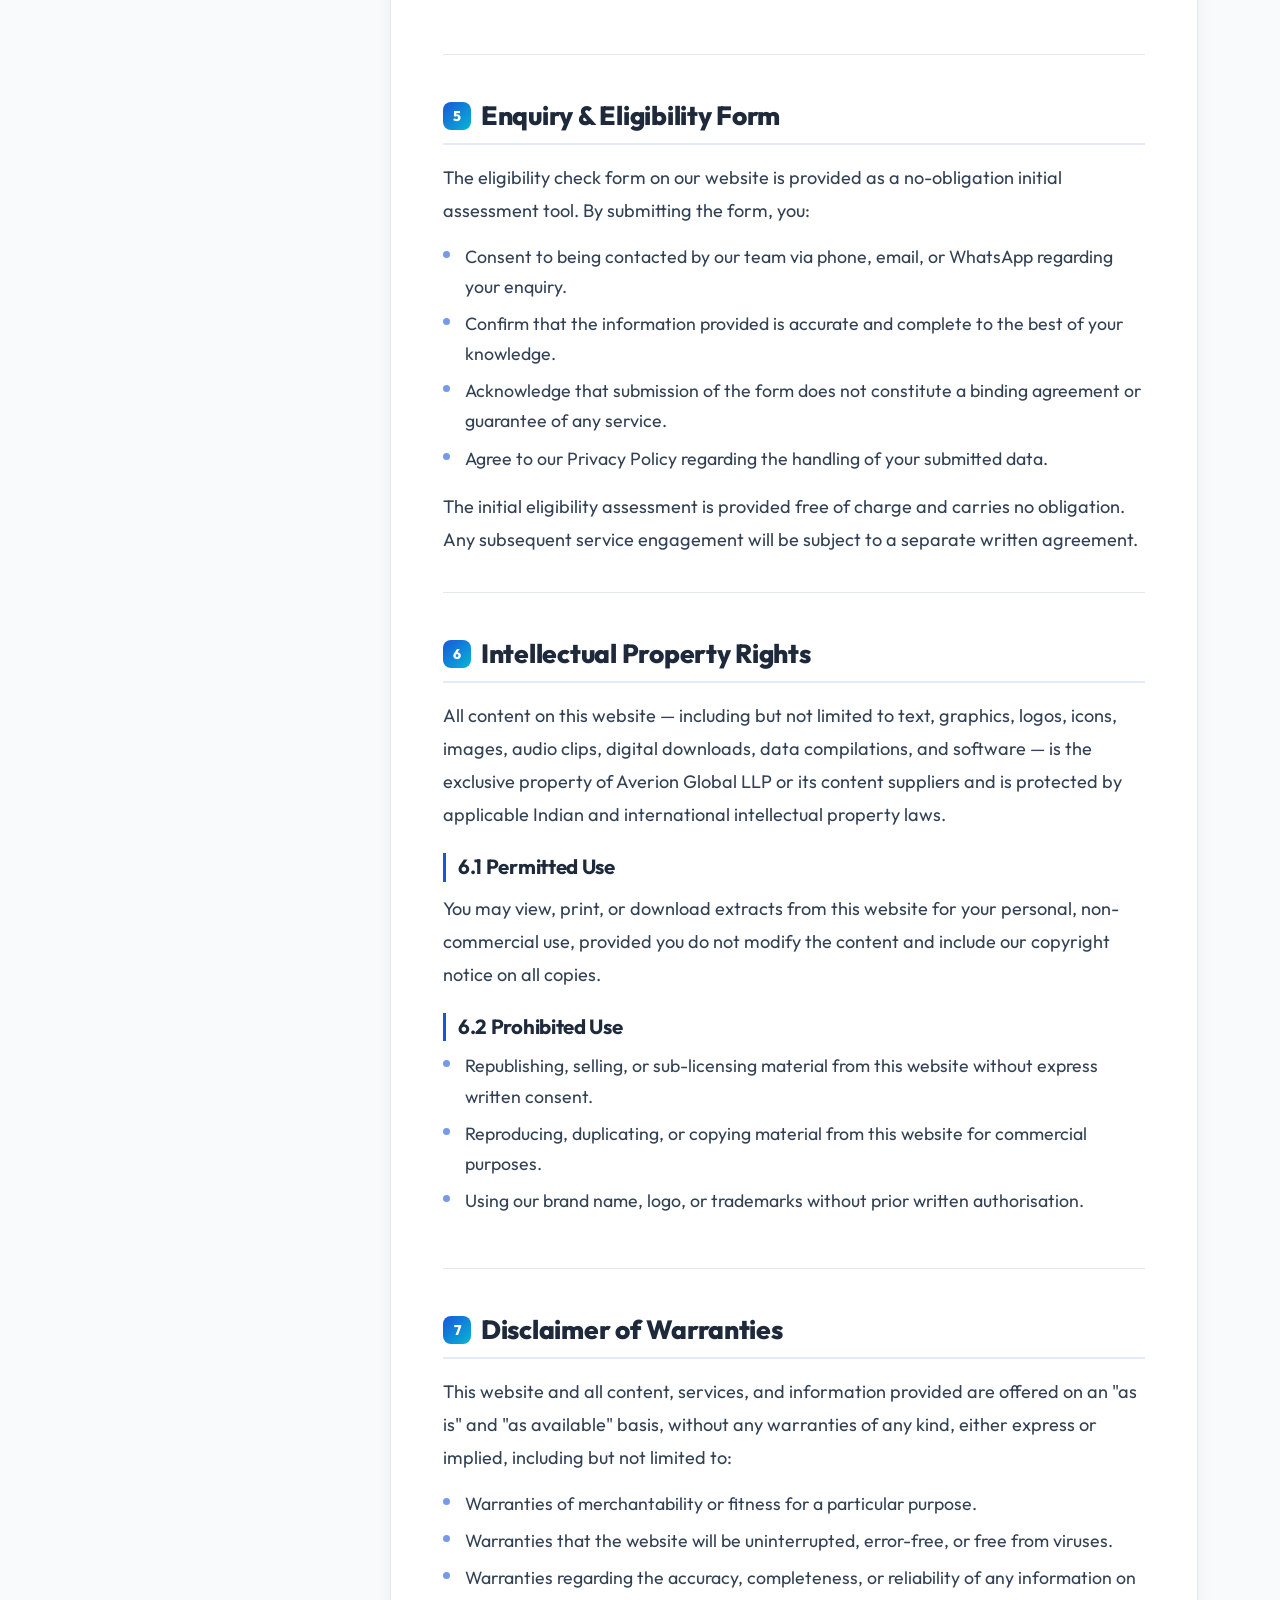
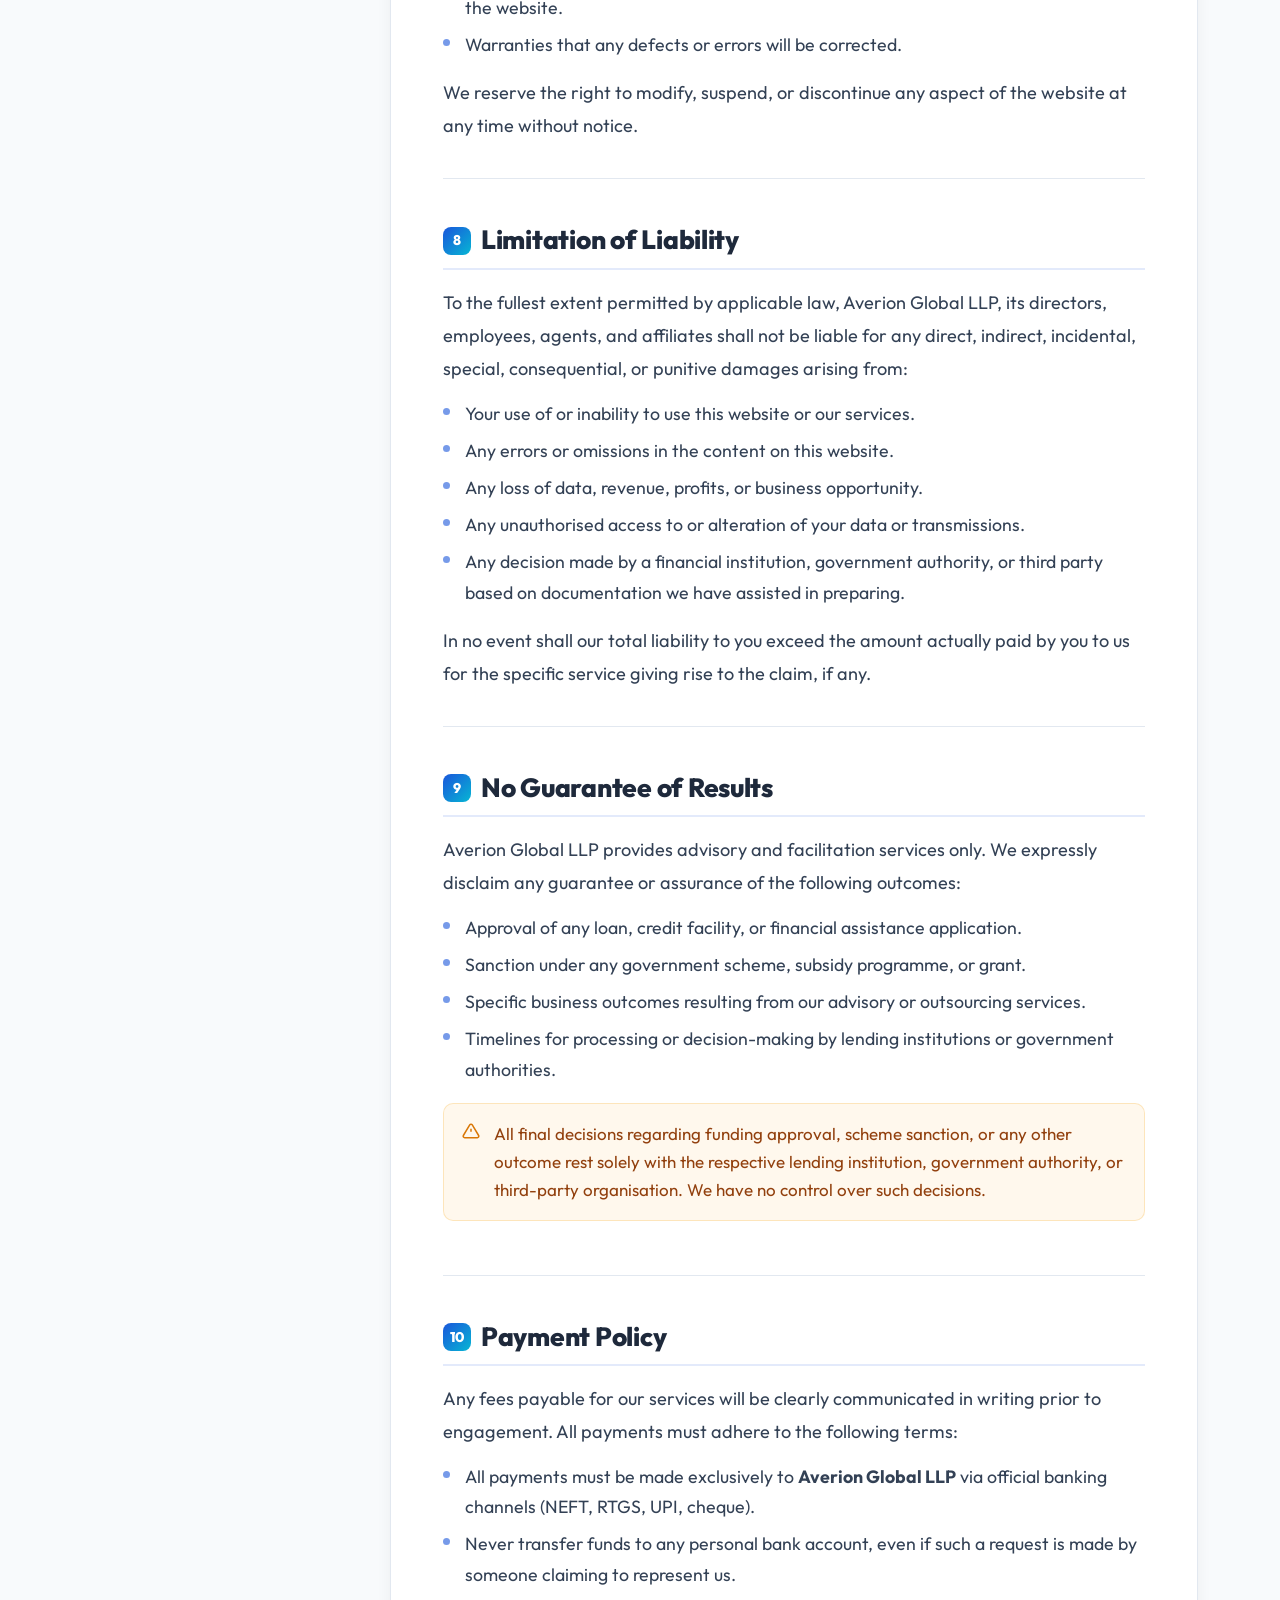
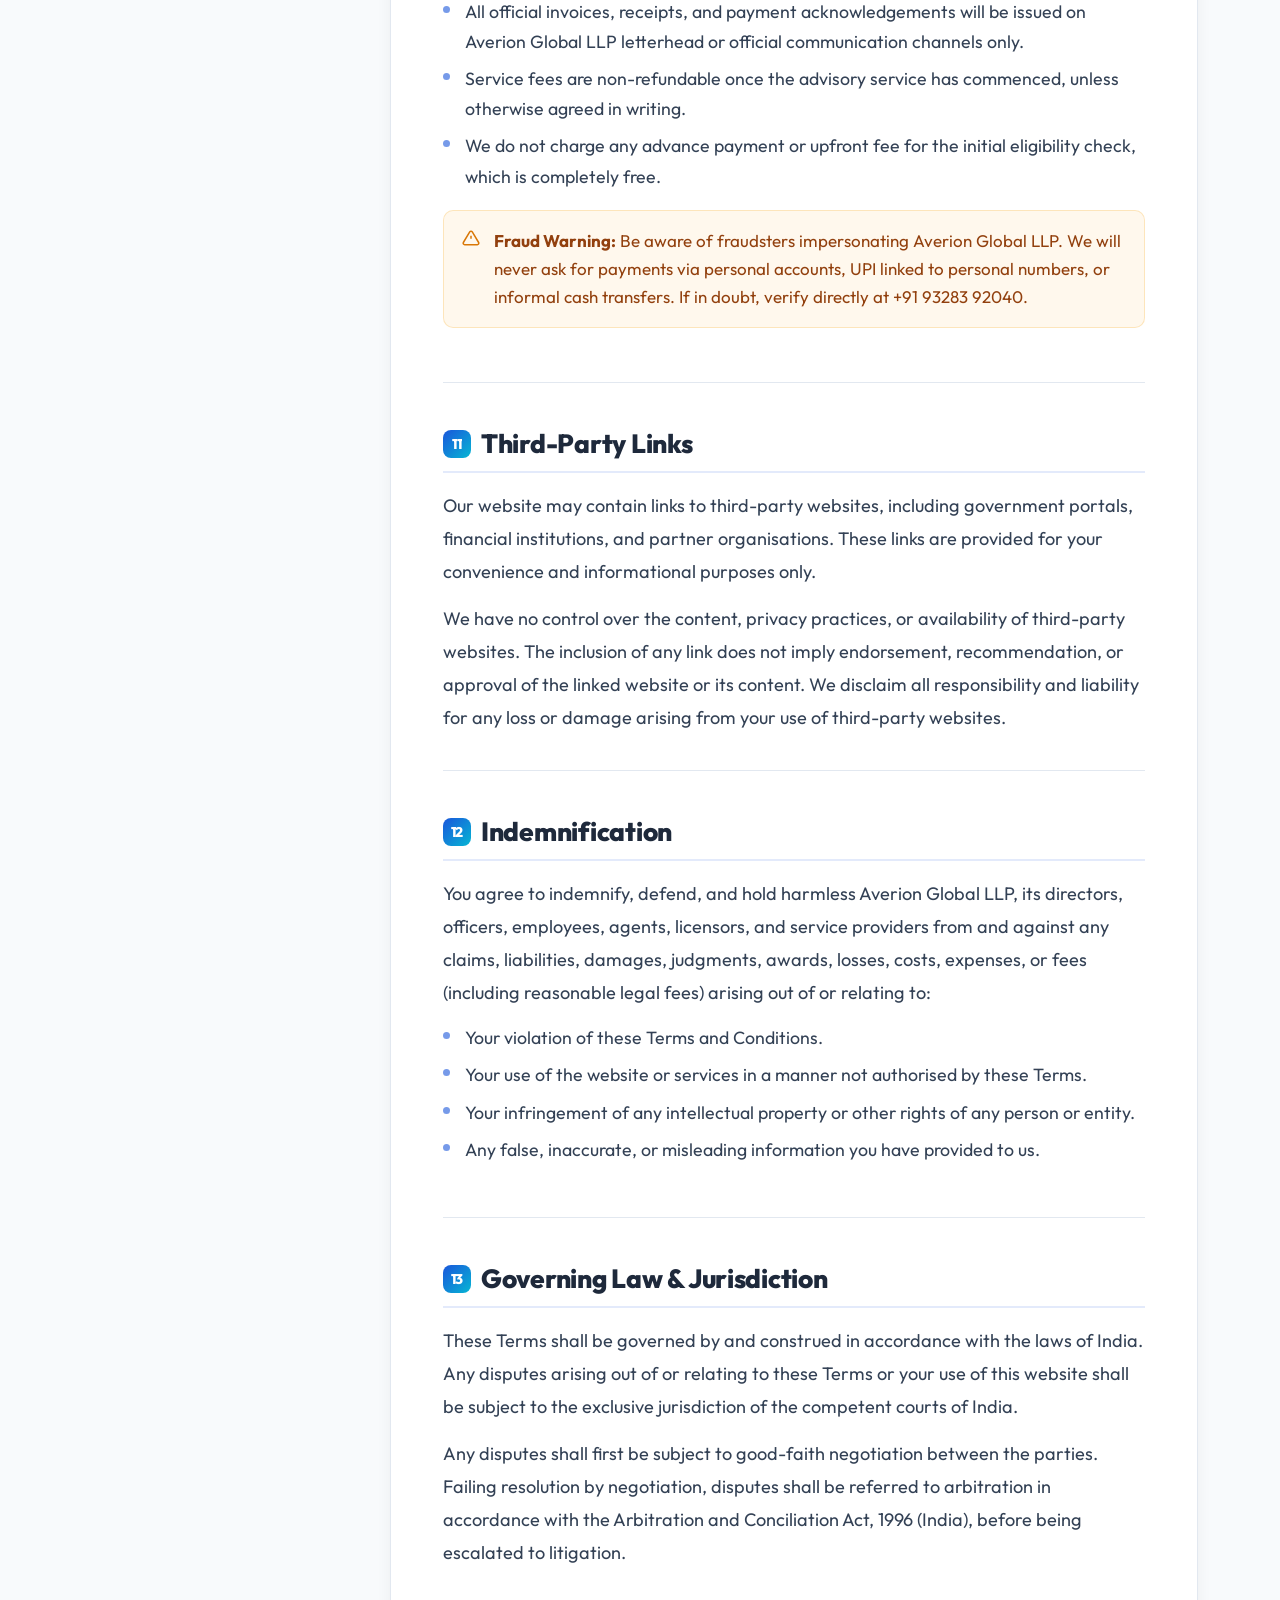
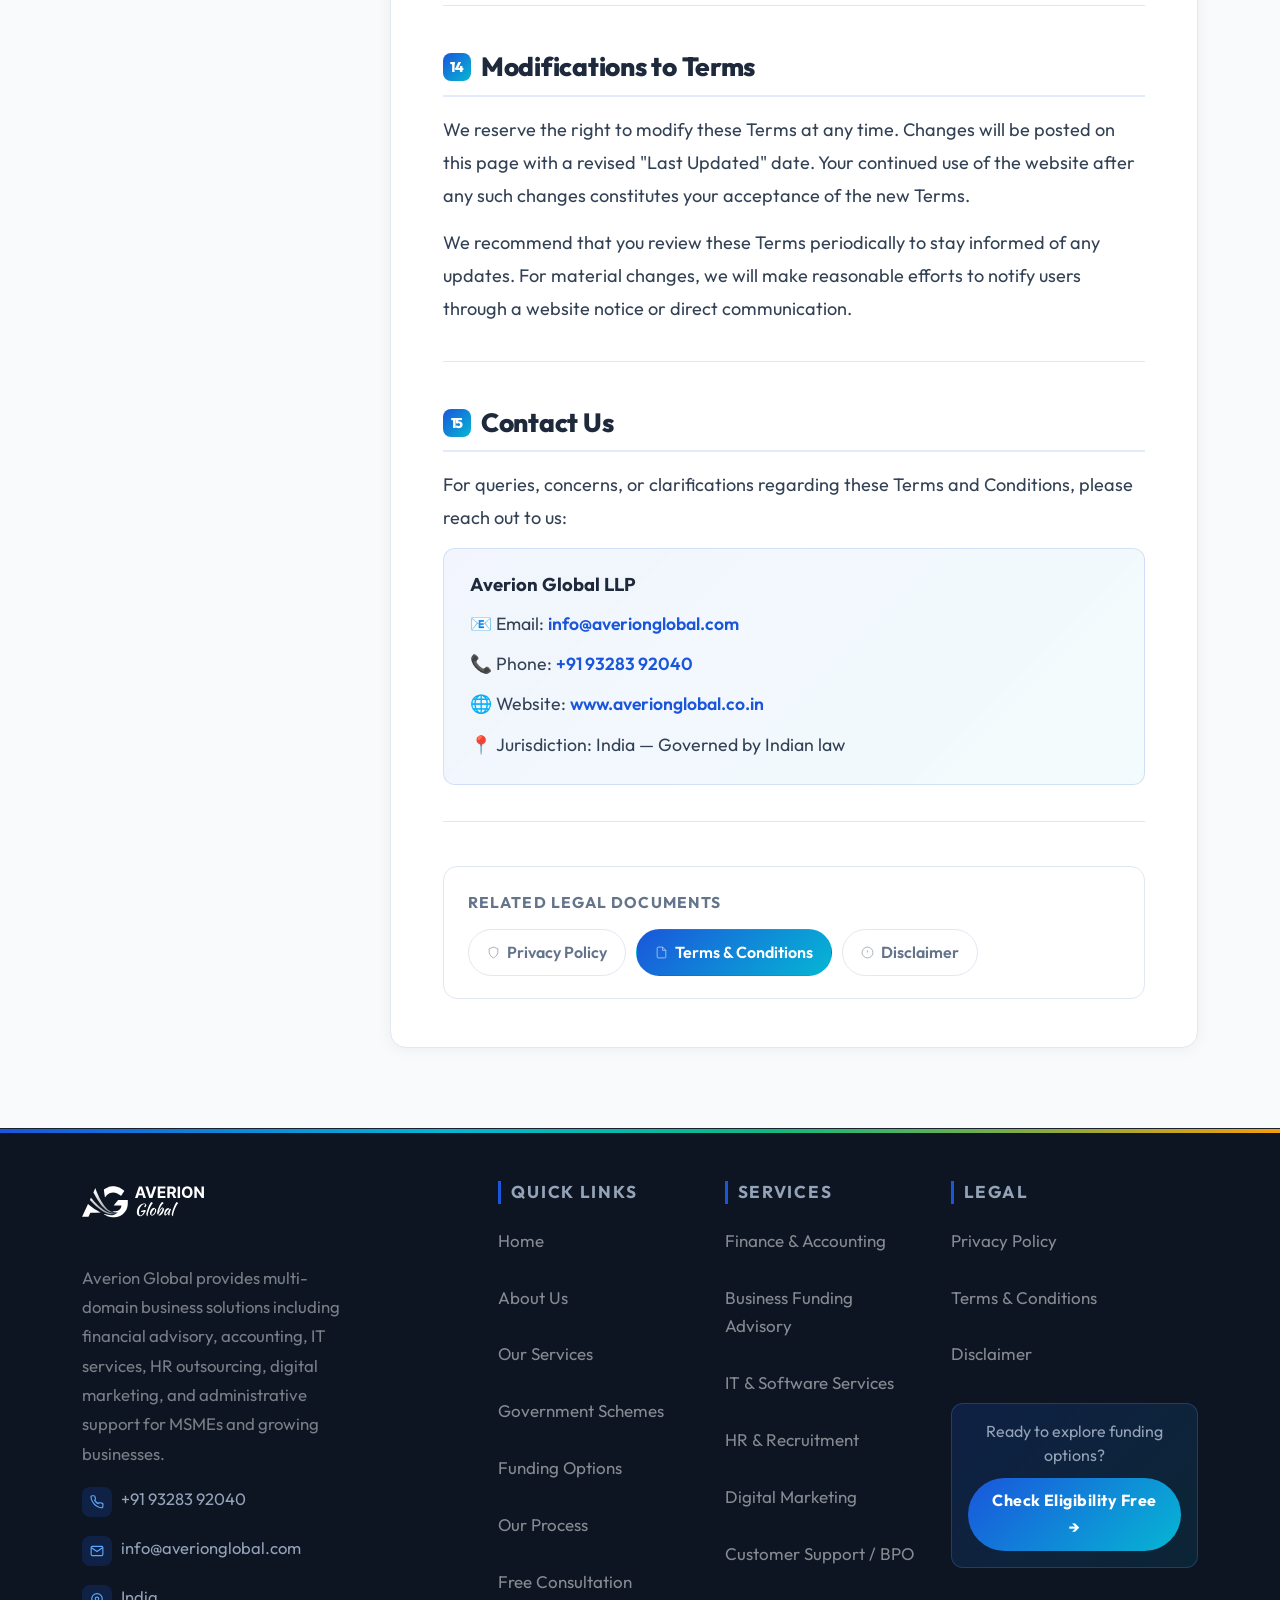
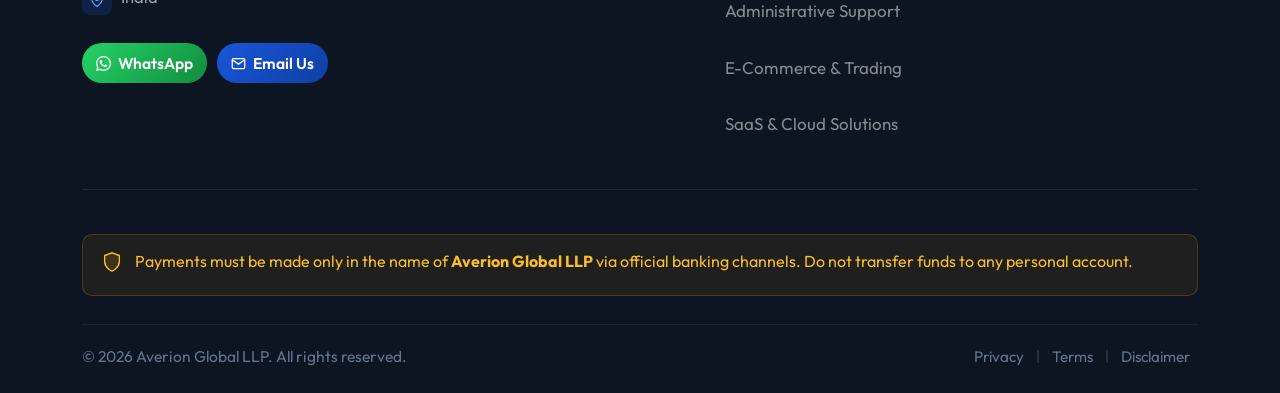
<file: terms-and-conditions.html>
<!DOCTYPE html>
<html lang="en">
<head>
<meta charset="UTF-8" />
<meta name="viewport" content="width=device-width, initial-scale=1.0" />
<title>Terms &amp; Conditions | Averion Global LLP</title>
<meta name="description" content="Terms and Conditions for Averion Global LLP — Rules and guidelines governing the use of our website and services." />
<meta name="robots" content="index, follow" />
<link rel="canonical" href="https://www.averionglobal.co.in/terms-and-conditions.html" />
<link rel="icon" type="image/png" sizes="32x32" href="images/favicon.png">
<meta name="theme-color" content="#1E56C8" />
<link rel="preconnect" href="https://fonts.googleapis.com">
<link rel="preconnect" href="https://fonts.gstatic.com" crossorigin>
<link rel="stylesheet" href="styles.css" />
<link rel="stylesheet" href="legal.css" />
<!-- Meta Pixel Code -->
<script>
!function(f,b,e,v,n,t,s)
{if(f.fbq)return;n=f.fbq=function(){n.callMethod?
n.callMethod.apply(n,arguments):n.queue.push(arguments)};
if(!f._fbq)f._fbq=n;n.push=n;n.loaded=!0;n.version='2.0';
n.queue=[];t=b.createElement(e);t.async=!0;
t.src=v;s=b.getElementsByTagName(e)[0];
s.parentNode.insertBefore(t,s)}(window, document,'script',
'https://connect.facebook.net/en_US/fbevents.js');
fbq('init', '35291934737087867');
fbq('track', 'PageView');
</script>
<noscript><img height="1" width="1" style="display:none"
src="https://www.facebook.com/tr?id=35291934737087867&ev=PageView&noscript=1"
/></noscript>
<!-- End Meta Pixel Code -->
</head>
<body class="legal-page">

  <!-- ── Floating Action Buttons ── -->
  <div id="desktop-fab-group" aria-label="Quick contact">
    <a href="https://wa.me/919328392040" target="_blank" rel="noopener" class="fab-btn fab-wa" aria-label="WhatsApp Us">
      <svg width="22" height="22" viewBox="0 0 24 24" fill="currentColor"><path d="M17.472 14.382c-.297-.149-1.758-.867-2.03-.967-.273-.099-.471-.148-.67.15-.197.297-.767.966-.94 1.164-.173.199-.347.223-.644.075-.297-.15-1.255-.463-2.39-1.475-.883-.788-1.48-1.761-1.653-2.059-.173-.297-.018-.458.13-.606.134-.133.298-.347.446-.52.149-.174.198-.298.298-.497.099-.198.05-.371-.025-.52-.075-.149-.669-1.612-.916-2.207-.242-.579-.487-.5-.669-.51-.173-.008-.371-.01-.57-.01-.198 0-.52.074-.792.372-.272.297-1.04 1.016-1.04 2.479 0 1.462 1.065 2.875 1.213 3.074.149.198 2.096 3.2 5.077 4.487.709.306 1.262.489 1.694.625.712.227 1.36.195 1.871.118.571-.085 1.758-.719 2.006-1.413.248-.694.248-1.289.173-1.413-.074-.124-.272-.198-.57-.347m-5.421 7.403h-.004a9.87 9.87 0 01-5.031-1.378l-.361-.214-3.741.982.998-3.648-.235-.374a9.86 9.86 0 01-1.51-5.26c.001-5.45 4.436-9.884 9.888-9.884 2.64 0 5.122 1.03 6.988 2.898a9.825 9.825 0 012.893 6.994c-.003 5.45-4.437 9.884-9.885 9.884m8.413-18.297A11.815 11.815 0 0012.05 0C5.495 0 .16 5.335.157 11.892c0 2.096.547 4.142 1.588 5.945L.057 24l6.305-1.654a11.882 11.882 0 005.683 1.448h.005c6.554 0 11.89-5.335 11.893-11.893a11.821 11.821 0 00-3.48-8.413z"/></svg>
      <span class="fab-tooltip">WhatsApp</span>
    </a>
    <a href="tel:+919328392040" class="fab-btn fab-call" aria-label="Call Us">
      <svg width="20" height="20" fill="none" stroke="currentColor" stroke-width="2.2" viewBox="0 0 24 24"><path d="M22 16.92v3a2 2 0 01-2.18 2 19.79 19.79 0 01-8.63-3.07A19.5 19.5 0 013 5.5 19.79 19.79 0 016.07 2a2 2 0 012 .18l1.27 1.27a16 16 0 011.55 1.55c.148.2.099.44-.1.591l-.97.97A1 1 0 009.8 7.2l.96.96a16 16 0 006.06 6.06l.96-.96a1 1 0 011.37.03c.516.516 1.03 1.033 1.55 1.55z"/></svg>
      <span class="fab-tooltip">Call Now</span>
    </a>
  </div>

  <!-- ── Mobile Sticky Bar ── -->
  <div id="mobile-sticky-bar">
    <div class="mob-bar-inner">
      <a href="https://wa.me/919328392040" target="_blank" rel="noopener" class="mob-bar-icon-btn mob-bar-wa" aria-label="WhatsApp Us">
        <svg width="18" height="18" viewBox="0 0 24 24" fill="currentColor"><path d="M17.472 14.382c-.297-.149-1.758-.867-2.03-.967-.273-.099-.471-.148-.67.15-.197.297-.767.966-.94 1.164-.173.199-.347.223-.644.075-.297-.15-1.255-.463-2.39-1.475-.883-.788-1.48-1.761-1.653-2.059-.173-.297-.018-.458.13-.606.134-.133.298-.347.446-.52.149-.174.198-.298.298-.497.099-.198.05-.371-.025-.52-.075-.149-.669-1.612-.916-2.207-.242-.579-.487-.5-.669-.51-.173-.008-.371-.01-.57-.01-.198 0-.52.074-.792.372-.272.297-1.04 1.016-1.04 2.479 0 1.462 1.065 2.875 1.213 3.074.149.198 2.096 3.2 5.077 4.487.709.306 1.262.489 1.694.625.712.227 1.36.195 1.871.118.571-.085 1.758-.719 2.006-1.413.248-.694.248-1.289.173-1.413-.074-.124-.272-.198-.57-.347m-5.421 7.403h-.004a9.87 9.87 0 01-5.031-1.378l-.361-.214-3.741.982.998-3.648-.235-.374a9.86 9.86 0 01-1.51-5.26c.001-5.45 4.436-9.884 9.888-9.884 2.64 0 5.122 1.03 6.988 2.898a9.825 9.825 0 012.893 6.994c-.003 5.45-4.437 9.884-9.885 9.884m8.413-18.297A11.815 11.815 0 0012.05 0C5.495 0 .16 5.335.157 11.892c0 2.096.547 4.142 1.588 5.945L.057 24l6.305-1.654a11.882 11.882 0 005.683 1.448h.005c6.554 0 11.89-5.335 11.893-11.893a11.821 11.821 0 00-3.48-8.413z"/></svg>
      </a>
      <a href="index.html#eligibility-form" class="mob-bar-cta">
        <svg width="15" height="15" fill="none" stroke="currentColor" stroke-width="2.5" viewBox="0 0 24 24"><polyline points="9 11 12 14 22 4"/><path d="M21 12v7a2 2 0 01-2 2H5a2 2 0 01-2-2V5a2 2 0 012-2h11"/></svg>
        Check Eligibility
      </a>
      <a href="tel:+919328392040" class="mob-bar-icon-btn mob-bar-phone" aria-label="Call Us">
        <svg width="18" height="18" fill="none" stroke="currentColor" stroke-width="2" viewBox="0 0 24 24"><path d="M22 16.92v3a2 2 0 01-2.18 2 19.79 19.79 0 01-8.63-3.07A19.5 19.5 0 013 5.5 19.79 19.79 0 016.07 2a2 2 0 012 .18l1.27 1.27a16 16 0 011.55 1.55c.148.2.099.44-.1.591l-.97.97A1 1 0 009.8 7.2l.96.96a16 16 0 006.06 6.06l.96-.96a1 1 0 011.37.03c.516.516 1.03 1.033 1.55 1.55z"/></svg>
      </a>
    </div>
  </div>

  <!-- ── Site Header ── -->
  <div id="site-header-wrap">
    <header id="header">
      <div class="container">
        <div class="header-inner">
          <a href="index.html" class="logo">
            <img src="images/logo.svg" alt="Averion Global LLP" class="site-logo">
          </a>
          <nav class="main-nav" aria-label="Main navigation">
            <a href="index.html#our-services" class="nav-link">Services</a>
            <a href="index.html#about" class="nav-link">About</a>
            <a href="index.html#challenges" class="nav-link">Why Us</a>
            <a href="index.html#schemes" class="nav-link">Schemes</a>
            <a href="index.html#funding-options" class="nav-link">Funding</a>
            <a href="index.html#process" class="nav-link">Process</a>
            <a href="index.html#industries" class="nav-link">Industries</a>
            <a href="index.html#faq" class="nav-link">FAQs</a>
          </nav>
          <a href="index.html#eligibility-form" class="btn-primary btn-sm shimmer" id="header-cta">Free Eligibility Check</a>
          <button class="hamburger" id="hamburger" aria-label="Toggle menu" aria-expanded="false">
            <span></span><span></span><span></span>
          </button>
        </div>
        <nav class="mobile-nav" id="mobile-nav" aria-label="Mobile navigation">
          <a href="index.html#our-services" class="nav-link">Our Services</a>
          <a href="index.html#about" class="nav-link">About Us</a>
          <a href="index.html#challenges" class="nav-link">Why Choose Us</a>
          <a href="index.html#schemes" class="nav-link">Govt Schemes</a>
          <a href="index.html#funding-options" class="nav-link">Funding Options</a>
          <a href="index.html#process" class="nav-link">Our Process</a>
          <a href="index.html#industries" class="nav-link">Industries</a>
          <a href="index.html#faq" class="nav-link">FAQs</a>
        </nav>
      </div>
    </header>
  </div>

  <!-- ── Legal Hero Banner ── -->
  <section class="legal-hero">
    <div class="container">
      <div class="legal-hero-inner">
        <a href="index.html" class="legal-back-home">
          <svg width="14" height="14" viewBox="0 0 24 24"><polyline points="15 18 9 12 15 6" stroke-width="2.5"/></svg>
          Back to Home
        </a>
        <div class="legal-breadcrumb">
          <a href="index.html">Home</a>
          <span class="bc-sep">›</span>
          <span class="bc-current">Terms &amp; Conditions</span>
        </div>
        <div class="legal-hero-badge">
          <svg width="12" height="12" viewBox="0 0 24 24" stroke-width="2"><path d="M14 2H6a2 2 0 00-2 2v16a2 2 0 002 2h12a2 2 0 002-2V8z"/><polyline points="14 2 14 8 20 8"/></svg>
          Legal Document
        </div>
        <h1>Terms &amp; Conditions</h1>
        <div class="legal-hero-meta">
          <span class="lhm-item">
            <svg width="13" height="13" viewBox="0 0 24 24" stroke-width="2"><rect x="3" y="4" width="18" height="18" rx="2" ry="2"/><line x1="16" y1="2" x2="16" y2="6"/><line x1="8" y1="2" x2="8" y2="6"/><line x1="3" y1="10" x2="21" y2="10"/></svg>
            Last Updated: March 5, 2026
          </span>
          <span class="lhm-item">
            <svg width="13" height="13" viewBox="0 0 24 24" stroke-width="2"><circle cx="12" cy="12" r="10"/><polyline points="12 6 12 12 16 14"/></svg>
            Effective: March 5, 2026
          </span>
          <span class="lhm-item">
            <svg width="13" height="13" viewBox="0 0 24 24" stroke-width="2"><circle cx="12" cy="12" r="10"/><line x1="12" y1="8" x2="12" y2="12"/><line x1="12" y1="16" x2="12.01" y2="16"/></svg>
            Please Read Carefully
          </span>
        </div>
      </div>
    </div>
  </section>

  <!-- ── Main Content ── -->
  <main class="legal-main">
    <div class="container">
      <div class="legal-layout">

        <!-- TOC Sidebar -->
        <aside class="legal-toc" aria-label="Table of Contents">
          <div class="legal-toc-title">Contents</div>
          <ol>
            <li><a href="#tc-acceptance">Acceptance of Terms</a></li>
            <li><a href="#tc-about">About Averion Global LLP</a></li>
            <li><a href="#tc-services">Services Offered</a></li>
            <li><a href="#tc-website">Use of Website</a></li>
            <li><a href="#tc-enquiry">Enquiry &amp; Eligibility Form</a></li>
            <li><a href="#tc-ip">Intellectual Property</a></li>
            <li><a href="#tc-warranties">Disclaimer of Warranties</a></li>
            <li><a href="#tc-liability">Limitation of Liability</a></li>
            <li><a href="#tc-no-guarantee">No Guarantee of Results</a></li>
            <li><a href="#tc-payment">Payment Policy</a></li>
            <li><a href="#tc-links">Third-Party Links</a></li>
            <li><a href="#tc-indemnity">Indemnification</a></li>
            <li><a href="#tc-governing">Governing Law</a></li>
            <li><a href="#tc-changes">Modifications</a></li>
            <li><a href="#tc-contact">Contact Us</a></li>
          </ol>
        </aside>

        <!-- Content -->
        <article class="legal-content">

          <div class="legal-notice notice-info">
            <svg viewBox="0 0 24 24" stroke-width="2"><circle cx="12" cy="12" r="10"/><line x1="12" y1="8" x2="12" y2="12"/><line x1="12" y1="16" x2="12.01" y2="16"/></svg>
            <span>By accessing or using the Averion Global LLP website (<strong>www.averionglobal.co.in</strong>), you agree to be bound by these Terms &amp; Conditions. If you do not agree, please discontinue use immediately.</span>
          </div>

          <!-- 1 -->
          <div class="legal-section" id="tc-acceptance">
            <h2><span class="h2-num">1</span> Acceptance of Terms</h2>
            <p>These Terms and Conditions ("Terms") constitute a legally binding agreement between you ("User", "you", or "your") and Averion Global LLP ("Company", "we", "us", or "our") governing your access to and use of our website at <a href="https://www.averionglobal.co.in" style="color:#1a56db">www.averionglobal.co.in</a> and all associated services.</p>
            <p>By visiting our website, submitting any form, or engaging our services, you acknowledge that you have read, understood, and agree to be bound by these Terms along with our Privacy Policy and Disclaimer, which are incorporated herein by reference.</p>
            <p>If you are accessing this website on behalf of a business entity, you represent that you have the authority to bind that entity to these Terms.</p>
          </div>

          <!-- 2 -->
          <div class="legal-section" id="tc-about">
            <h2><span class="h2-num">2</span> About Averion Global LLP</h2>
            <p>Averion Global LLP is a registered private limited liability partnership in India, providing the following business support services to MSMEs and enterprises:</p>
            <ul>
              <li>Business funding advisory and application support</li>
              <li>Government scheme navigation and documentation assistance</li>
              <li>Finance, accounting, and bookkeeping services</li>
              <li>IT consulting and software development</li>
              <li>HR outsourcing and recruitment services</li>
              <li>Digital marketing and advertising</li>
              <li>Customer support and BPO services</li>
              <li>Administrative and back-office support</li>
              <li>E-commerce support and SaaS solutions</li>
            </ul>
            <div class="legal-notice notice-warning">
              <svg viewBox="0 0 24 24" stroke-width="2"><path d="M10.29 3.86L1.82 18a2 2 0 001.71 3h16.94a2 2 0 001.71-3L13.71 3.86a2 2 0 00-3.42 0z"/><line x1="12" y1="9" x2="12" y2="13"/><line x1="12" y1="17" x2="12.01" y2="17"/></svg>
              <span><strong>Important:</strong> Averion Global LLP is an independent private consultancy. We are not a government body, bank, financial institution, or any regulated financial entity. We do not lend money and are not affiliated with any government authority.</span>
            </div>
          </div>

          <!-- 3 -->
          <div class="legal-section" id="tc-services">
            <h2><span class="h2-num">3</span> Services Offered</h2>
            <p>The services offered by Averion Global LLP are advisory and facilitation in nature. Specific scope, deliverables, timelines, and fees for each service will be agreed upon separately in a written service agreement or engagement letter between the Company and the client.</p>

            <h3>3.1 Funding Advisory Services</h3>
            <p>We assist clients in identifying appropriate funding avenues, preparing documentation, and structuring applications for banks, NBFCs, government schemes, or other financial institutions. We do not guarantee approval of any application.</p>

            <h3>3.2 Technology &amp; IT Services</h3>
            <p>We offer IT consulting, software development, and digital solutions. Project scope, milestones, and deliverables will be defined in individual project agreements.</p>

            <h3>3.3 HR &amp; Administrative Support</h3>
            <p>Payroll processing, recruitment facilitation, and administrative outsourcing services are provided on a contractual basis. Specific SLAs and confidentiality terms apply to each engagement.</p>
          </div>

          <!-- 4 -->
          <div class="legal-section" id="tc-website">
            <h2><span class="h2-num">4</span> Use of Website</h2>
            <p>You agree to use this website only for lawful purposes and in a manner that does not infringe the rights of others or restrict their use of the website. You must not:</p>
            <ul>
              <li>Use the website in any way that violates applicable local, national, or international laws or regulations.</li>
              <li>Transmit any unsolicited or unauthorised advertising or promotional material (spam).</li>
              <li>Knowingly transmit any data, send or upload any material that contains viruses, Trojan horses, or other malicious code.</li>
              <li>Attempt to gain unauthorised access to any part of the website, its servers, or any related systems.</li>
              <li>Scrape, crawl, or use automated tools to extract data from this website without our express written consent.</li>
              <li>Impersonate any person or entity or misrepresent your affiliation with any person or entity.</li>
            </ul>
          </div>

          <!-- 5 -->
          <div class="legal-section" id="tc-enquiry">
            <h2><span class="h2-num">5</span> Enquiry &amp; Eligibility Form</h2>
            <p>The eligibility check form on our website is provided as a no-obligation initial assessment tool. By submitting the form, you:</p>
            <ul>
              <li>Consent to being contacted by our team via phone, email, or WhatsApp regarding your enquiry.</li>
              <li>Confirm that the information provided is accurate and complete to the best of your knowledge.</li>
              <li>Acknowledge that submission of the form does not constitute a binding agreement or guarantee of any service.</li>
              <li>Agree to our Privacy Policy regarding the handling of your submitted data.</li>
            </ul>
            <p>The initial eligibility assessment is provided free of charge and carries no obligation. Any subsequent service engagement will be subject to a separate written agreement.</p>
          </div>

          <!-- 6 -->
          <div class="legal-section" id="tc-ip">
            <h2><span class="h2-num">6</span> Intellectual Property Rights</h2>
            <p>All content on this website — including but not limited to text, graphics, logos, icons, images, audio clips, digital downloads, data compilations, and software — is the exclusive property of Averion Global LLP or its content suppliers and is protected by applicable Indian and international intellectual property laws.</p>

            <h3>6.1 Permitted Use</h3>
            <p>You may view, print, or download extracts from this website for your personal, non-commercial use, provided you do not modify the content and include our copyright notice on all copies.</p>

            <h3>6.2 Prohibited Use</h3>
            <ul>
              <li>Republishing, selling, or sub-licensing material from this website without express written consent.</li>
              <li>Reproducing, duplicating, or copying material from this website for commercial purposes.</li>
              <li>Using our brand name, logo, or trademarks without prior written authorisation.</li>
            </ul>
          </div>

          <!-- 7 -->
          <div class="legal-section" id="tc-warranties">
            <h2><span class="h2-num">7</span> Disclaimer of Warranties</h2>
            <p>This website and all content, services, and information provided are offered on an "as is" and "as available" basis, without any warranties of any kind, either express or implied, including but not limited to:</p>
            <ul>
              <li>Warranties of merchantability or fitness for a particular purpose.</li>
              <li>Warranties that the website will be uninterrupted, error-free, or free from viruses.</li>
              <li>Warranties regarding the accuracy, completeness, or reliability of any information on the website.</li>
              <li>Warranties that any defects or errors will be corrected.</li>
            </ul>
            <p>We reserve the right to modify, suspend, or discontinue any aspect of the website at any time without notice.</p>
          </div>

          <!-- 8 -->
          <div class="legal-section" id="tc-liability">
            <h2><span class="h2-num">8</span> Limitation of Liability</h2>
            <p>To the fullest extent permitted by applicable law, Averion Global LLP, its directors, employees, agents, and affiliates shall not be liable for any direct, indirect, incidental, special, consequential, or punitive damages arising from:</p>
            <ul>
              <li>Your use of or inability to use this website or our services.</li>
              <li>Any errors or omissions in the content on this website.</li>
              <li>Any loss of data, revenue, profits, or business opportunity.</li>
              <li>Any unauthorised access to or alteration of your data or transmissions.</li>
              <li>Any decision made by a financial institution, government authority, or third party based on documentation we have assisted in preparing.</li>
            </ul>
            <p>In no event shall our total liability to you exceed the amount actually paid by you to us for the specific service giving rise to the claim, if any.</p>
          </div>

          <!-- 9 -->
          <div class="legal-section" id="tc-no-guarantee">
            <h2><span class="h2-num">9</span> No Guarantee of Results</h2>
            <p>Averion Global LLP provides advisory and facilitation services only. We expressly disclaim any guarantee or assurance of the following outcomes:</p>
            <ul>
              <li>Approval of any loan, credit facility, or financial assistance application.</li>
              <li>Sanction under any government scheme, subsidy programme, or grant.</li>
              <li>Specific business outcomes resulting from our advisory or outsourcing services.</li>
              <li>Timelines for processing or decision-making by lending institutions or government authorities.</li>
            </ul>
            <div class="legal-notice notice-warning">
              <svg viewBox="0 0 24 24" stroke-width="2"><path d="M10.29 3.86L1.82 18a2 2 0 001.71 3h16.94a2 2 0 001.71-3L13.71 3.86a2 2 0 00-3.42 0z"/><line x1="12" y1="9" x2="12" y2="13"/><line x1="12" y1="17" x2="12.01" y2="17"/></svg>
              <span>All final decisions regarding funding approval, scheme sanction, or any other outcome rest solely with the respective lending institution, government authority, or third-party organisation. We have no control over such decisions.</span>
            </div>
          </div>

          <!-- 10 -->
          <div class="legal-section" id="tc-payment">
            <h2><span class="h2-num">10</span> Payment Policy</h2>
            <p>Any fees payable for our services will be clearly communicated in writing prior to engagement. All payments must adhere to the following terms:</p>
            <ul>
              <li>All payments must be made exclusively to <strong>Averion Global LLP</strong> via official banking channels (NEFT, RTGS, UPI, cheque).</li>
              <li>Never transfer funds to any personal bank account, even if such a request is made by someone claiming to represent us.</li>
              <li>All official invoices, receipts, and payment acknowledgements will be issued on Averion Global LLP letterhead or official communication channels only.</li>
              <li>Service fees are non-refundable once the advisory service has commenced, unless otherwise agreed in writing.</li>
              <li>We do not charge any advance payment or upfront fee for the initial eligibility check, which is completely free.</li>
            </ul>
            <div class="legal-notice notice-warning">
              <svg viewBox="0 0 24 24" stroke-width="2"><path d="M10.29 3.86L1.82 18a2 2 0 001.71 3h16.94a2 2 0 001.71-3L13.71 3.86a2 2 0 00-3.42 0z"/><line x1="12" y1="9" x2="12" y2="13"/><line x1="12" y1="17" x2="12.01" y2="17"/></svg>
              <span><strong>Fraud Warning:</strong> Be aware of fraudsters impersonating Averion Global LLP. We will never ask for payments via personal accounts, UPI linked to personal numbers, or informal cash transfers. If in doubt, verify directly at +91 93283 92040.</span>
            </div>
          </div>

          <!-- 11 -->
          <div class="legal-section" id="tc-links">
            <h2><span class="h2-num">11</span> Third-Party Links</h2>
            <p>Our website may contain links to third-party websites, including government portals, financial institutions, and partner organisations. These links are provided for your convenience and informational purposes only.</p>
            <p>We have no control over the content, privacy practices, or availability of third-party websites. The inclusion of any link does not imply endorsement, recommendation, or approval of the linked website or its content. We disclaim all responsibility and liability for any loss or damage arising from your use of third-party websites.</p>
          </div>

          <!-- 12 -->
          <div class="legal-section" id="tc-indemnity">
            <h2><span class="h2-num">12</span> Indemnification</h2>
            <p>You agree to indemnify, defend, and hold harmless Averion Global LLP, its directors, officers, employees, agents, licensors, and service providers from and against any claims, liabilities, damages, judgments, awards, losses, costs, expenses, or fees (including reasonable legal fees) arising out of or relating to:</p>
            <ul>
              <li>Your violation of these Terms and Conditions.</li>
              <li>Your use of the website or services in a manner not authorised by these Terms.</li>
              <li>Your infringement of any intellectual property or other rights of any person or entity.</li>
              <li>Any false, inaccurate, or misleading information you have provided to us.</li>
            </ul>
          </div>

          <!-- 13 -->
          <div class="legal-section" id="tc-governing">
            <h2><span class="h2-num">13</span> Governing Law &amp; Jurisdiction</h2>
            <p>These Terms shall be governed by and construed in accordance with the laws of India. Any disputes arising out of or relating to these Terms or your use of this website shall be subject to the exclusive jurisdiction of the competent courts of India.</p>
            <p>Any disputes shall first be subject to good-faith negotiation between the parties. Failing resolution by negotiation, disputes shall be referred to arbitration in accordance with the Arbitration and Conciliation Act, 1996 (India), before being escalated to litigation.</p>
          </div>

          <!-- 14 -->
          <div class="legal-section" id="tc-changes">
            <h2><span class="h2-num">14</span> Modifications to Terms</h2>
            <p>We reserve the right to modify these Terms at any time. Changes will be posted on this page with a revised "Last Updated" date. Your continued use of the website after any such changes constitutes your acceptance of the new Terms.</p>
            <p>We recommend that you review these Terms periodically to stay informed of any updates. For material changes, we will make reasonable efforts to notify users through a website notice or direct communication.</p>
          </div>

          <!-- 15 -->
          <div class="legal-section" id="tc-contact">
            <h2><span class="h2-num">15</span> Contact Us</h2>
            <p>For queries, concerns, or clarifications regarding these Terms and Conditions, please reach out to us:</p>
            <div class="legal-contact-card">
              <h4>Averion Global LLP</h4>
              <ul>
                <li>📧 Email: <a href="mailto:info@averionglobal.com">info@averionglobal.com</a></li>
                <li>📞 Phone: <a href="tel:+919328392040">+91 93283 92040</a></li>
                <li>🌐 Website: <a href="https://www.averionglobal.co.in">www.averionglobal.co.in</a></li>
                <li>📍 Jurisdiction: India — Governed by Indian law</li>
              </ul>
            </div>
          </div>

          <!-- Related Pages -->
          <div class="legal-related">
            <div class="legal-related-title">Related Legal Documents</div>
            <div class="legal-related-links">
              <a href="privacy-policy.html">
                <svg viewBox="0 0 24 24"><path d="M12 22s8-4 8-10V5l-8-3-8 3v7c0 6 8 10 8 10z"/></svg>
                Privacy Policy
              </a>
              <a href="terms-and-conditions.html" class="lrl-active">
                <svg viewBox="0 0 24 24"><path d="M14 2H6a2 2 0 00-2 2v16a2 2 0 002 2h12a2 2 0 002-2V8z"/><polyline points="14 2 14 8 20 8"/></svg>
                Terms &amp; Conditions
              </a>
              <a href="disclaimer.html">
                <svg viewBox="0 0 24 24"><circle cx="12" cy="12" r="10"/><line x1="12" y1="8" x2="12" y2="12"/><line x1="12" y1="16" x2="12.01" y2="16"/></svg>
                Disclaimer
              </a>
            </div>
          </div>

        </article>
      </div>
    </div>
  </main>

  <!-- ── Footer ── -->
  <footer id="footer">
    <div class="footer-top-bar" aria-hidden="true"></div>
    <div class="container">
      <div class="footer-grid">
        <div class="footer-brand">
          <a href="index.html" class="footer-logo">
            <img src="images/logofooter.svg" alt="Averion Global LLP">
          </a>
          <p>Averion Global provides multi-domain business solutions including financial advisory, accounting, IT services, HR outsourcing, digital marketing, and administrative support for MSMEs and growing businesses.</p>
          <div class="footer-contact-list">
            <div class="footer-contact-item">
              <span class="ftc-icon"><svg width="14" height="14" fill="none" stroke="currentColor" stroke-width="2" viewBox="0 0 24 24"><path d="M22 16.92v3a2 2 0 0 1-2.18 2 19.79 19.79 0 0 1-8.63-3.07A19.5 19.5 0 0 1 4.69 12a19.79 19.79 0 0 1-3.07-8.67A2 2 0 0 1 3.6 1.28h3a2 2 0 0 1 2 1.72c.127.96.361 1.903.7 2.81a2 2 0 0 1-.45 2.11L7.91 8.78a16 16 0 0 0 6 6l1.06-1.06a2 2 0 0 1 2.11-.45c.907.339 1.85.573 2.81.7A2 2 0 0 1 22 16.92z"/></svg></span>
              <a href="tel:+919328392040">+91 93283 92040</a>
            </div>
            <div class="footer-contact-item">
              <span class="ftc-icon"><svg width="14" height="14" fill="none" stroke="currentColor" stroke-width="2" viewBox="0 0 24 24"><path d="M4 4h16c1.1 0 2 .9 2 2v12c0 1.1-.9 2-2 2H4c-1.1 0-2-.9-2-2V6c0-1.1.9-2 2-2z"/><polyline points="22,6 12,13 2,6"/></svg></span>
              <a href="mailto:info@averionglobal.com">info@averionglobal.com</a>
            </div>
            <div class="footer-contact-item">
              <span class="ftc-icon"><svg width="14" height="14" fill="none" stroke="currentColor" stroke-width="2" viewBox="0 0 24 24"><path d="M21 10c0 7-9 13-9 13s-9-6-9-13a9 9 0 0 1 18 0z"/><circle cx="12" cy="10" r="3"/></svg></span>
              <span>India</span>
            </div>
          </div>
          <div class="footer-socials">
            <a href="https://wa.me/919328392040" target="_blank" rel="noopener" class="ftc-social ftc-wa">
              <svg width="16" height="16" viewBox="0 0 24 24" fill="currentColor"><path d="M17.472 14.382c-.297-.149-1.758-.867-2.03-.967-.273-.099-.471-.148-.67.15-.197.297-.767.966-.94 1.164-.173.199-.347.223-.644.075-.297-.15-1.255-.463-2.39-1.475-.883-.788-1.48-1.761-1.653-2.059-.173-.297-.018-.458.13-.606.134-.133.298-.347.446-.52.149-.174.198-.298.298-.497.099-.198.05-.371-.025-.52-.075-.149-.669-1.612-.916-2.207-.242-.579-.487-.5-.669-.51-.173-.008-.371-.01-.57-.01-.198 0-.52.074-.792.372-.272.297-1.04 1.016-1.04 2.479 0 1.462 1.065 2.875 1.213 3.074.149.198 2.096 3.2 5.077 4.487.709.306 1.262.489 1.694.625.712.227 1.36.195 1.871.118.571-.085 1.758-.719 2.006-1.413.248-.694.248-1.289.173-1.413-.074-.124-.272-.198-.57-.347m-5.421 7.403h-.004a9.87 9.87 0 01-5.031-1.378l-.361-.214-3.741.982.998-3.648-.235-.374a9.86 9.86 0 01-1.51-5.26c.001-5.45 4.436-9.884 9.888-9.884 2.64 0 5.122 1.03 6.988 2.898a9.825 9.825 0 012.893 6.994c-.003 5.45-4.437 9.884-9.885 9.884m8.413-18.297A11.815 11.815 0 0012.05 0C5.495 0 .16 5.335.157 11.892c0 2.096.547 4.142 1.588 5.945L.057 24l6.305-1.654a11.882 11.882 0 005.683 1.448h.005c6.554 0 11.89-5.335 11.893-11.893a11.821 11.821 0 00-3.48-8.413z"/></svg>
              WhatsApp
            </a>
            <a href="mailto:info@averionglobal.com" class="ftc-social ftc-email">
              <svg width="16" height="16" fill="none" stroke="currentColor" stroke-width="2" viewBox="0 0 24 24"><path d="M4 4h16c1.1 0 2 .9 2 2v12c0 1.1-.9 2-2 2H4c-1.1 0-2-.9-2-2V6c0-1.1.9-2 2-2z"/><polyline points="22,6 12,13 2,6"/></svg>
              Email Us
            </a>
          </div>
        </div>
        <div>
          <div class="footer-hdg">Quick Links</div>
          <div class="footer-links">
            <a href="index.html">Home</a>
            <a href="index.html#about">About Us</a>
            <a href="index.html#our-services">Our Services</a>
            <a href="index.html#schemes">Government Schemes</a>
            <a href="index.html#funding-options">Funding Options</a>
            <a href="index.html#process">Our Process</a>
            <a href="index.html#eligibility-form">Free Consultation</a>
          </div>
        </div>
        <div>
          <div class="footer-hdg">Services</div>
          <div class="footer-links">
            <a href="index.html#our-services">Finance &amp; Accounting</a>
            <a href="index.html#our-services">Business Funding Advisory</a>
            <a href="index.html#our-services">IT &amp; Software Services</a>
            <a href="index.html#our-services">HR &amp; Recruitment</a>
            <a href="index.html#our-services">Digital Marketing</a>
            <a href="index.html#our-services">Customer Support / BPO</a>
            <a href="index.html#our-services">Administrative Support</a>
            <a href="index.html#our-services">E-Commerce &amp; Trading</a>
            <a href="index.html#our-services">SaaS &amp; Cloud Solutions</a>
          </div>
        </div>
        <div>
          <div class="footer-hdg">Legal</div>
          <div class="footer-links">
            <a href="privacy-policy.html">Privacy Policy</a>
            <a href="terms-and-conditions.html">Terms &amp; Conditions</a>
            <a href="disclaimer.html">Disclaimer</a>
          </div>
          <div class="footer-cta-block">
            <p>Ready to explore funding options?</p>
            <a href="index.html#eligibility-form" class="footer-cta-btn">Check Eligibility Free →</a>
          </div>
        </div>
      </div>
      <div class="footer-notice">
        <span class="footer-notice-icon"><svg width="18" height="18" fill="none" stroke="currentColor" stroke-width="2" viewBox="0 0 24 24"><path d="M12 22s8-4 8-10V5l-8-3-8 3v7c0 6 8 10 8 10z"/></svg></span>
        <span>Payments must be made only in the name of <strong>Averion Global LLP</strong> via official banking channels. Do not transfer funds to any personal account.</span>
      </div>
      <div class="footer-bottom">
        <span>© 2026 Averion Global LLP. All rights reserved.</span>
        <div class="footer-bottom-links">
          <a href="privacy-policy.html">Privacy</a>
          <span class="fbl-sep">|</span>
          <a href="terms-and-conditions.html">Terms</a>
          <span class="fbl-sep">|</span>
          <a href="disclaimer.html">Disclaimer</a>
        </div>
      </div>
    </div>
  </footer>

  <button id="back-to-top" onclick="window.scrollTo({top:0,behavior:'smooth'})" title="Back to top" aria-label="Scroll to top">↑</button>
  <a id="mobile-wa-fab" href="https://wa.me/919328392040" target="_blank" rel="noopener" aria-label="Chat on WhatsApp">
    <svg width="26" height="26" viewBox="0 0 24 24" fill="currentColor"><path d="M17.472 14.382c-.297-.149-1.758-.867-2.03-.967-.273-.099-.471-.148-.67.15-.197.297-.767.966-.94 1.164-.173.199-.347.223-.644.075-.297-.15-1.255-.463-2.39-1.475-.883-.788-1.48-1.761-1.653-2.059-.173-.297-.018-.458.13-.606.134-.133.298-.347.446-.52.149-.174.198-.298.298-.497.099-.198.05-.371-.025-.52-.075-.149-.669-1.612-.916-2.207-.242-.579-.487-.5-.669-.51-.173-.008-.371-.01-.57-.01-.198 0-.52.074-.792.372-.272.297-1.04 1.016-1.04 2.479 0 1.462 1.065 2.875 1.213 3.074.149.198 2.096 3.2 5.077 4.487.709.306 1.262.489 1.694.625.712.227 1.36.195 1.871.118.571-.085 1.758-.719 2.006-1.413.248-.694.248-1.289.173-1.413-.074-.124-.272-.198-.57-.347m-5.421 7.403h-.004a9.87 9.87 0 01-5.031-1.378l-.361-.214-3.741.982.998-3.648-.235-.374a9.86 9.86 0 01-1.51-5.26c.001-5.45 4.436-9.884 9.888-9.884 2.64 0 5.122 1.03 6.988 2.898a9.825 9.825 0 012.893 6.994c-.003 5.45-4.437 9.884-9.885 9.884m8.413-18.297A11.815 11.815 0 0012.05 0C5.495 0 .16 5.335.157 11.892c0 2.096.547 4.142 1.588 5.945L.057 24l6.305-1.654a11.882 11.882 0 005.683 1.448h.005c6.554 0 11.89-5.335 11.893-11.893a11.821 11.821 0 00-3.48-8.413z"/></svg>
  </a>

  <script>
    const hamburger = document.getElementById('hamburger');
    const mobileNav = document.getElementById('mobile-nav');
    if (hamburger && mobileNav) {
      hamburger.addEventListener('click', () => {
        const isOpen = mobileNav.classList.toggle('open');
        hamburger.setAttribute('aria-expanded', isOpen);
      });
    }
    const btt = document.getElementById('back-to-top');
    window.addEventListener('scroll', () => {
      if (btt) btt.style.opacity = window.scrollY > 300 ? '1' : '0';
    });
    const header = document.getElementById('header');
    window.addEventListener('scroll', () => {
      if (header) header.classList.toggle('scrolled', window.scrollY > 50);
    });
  </script>
</body>
</html>
</file>
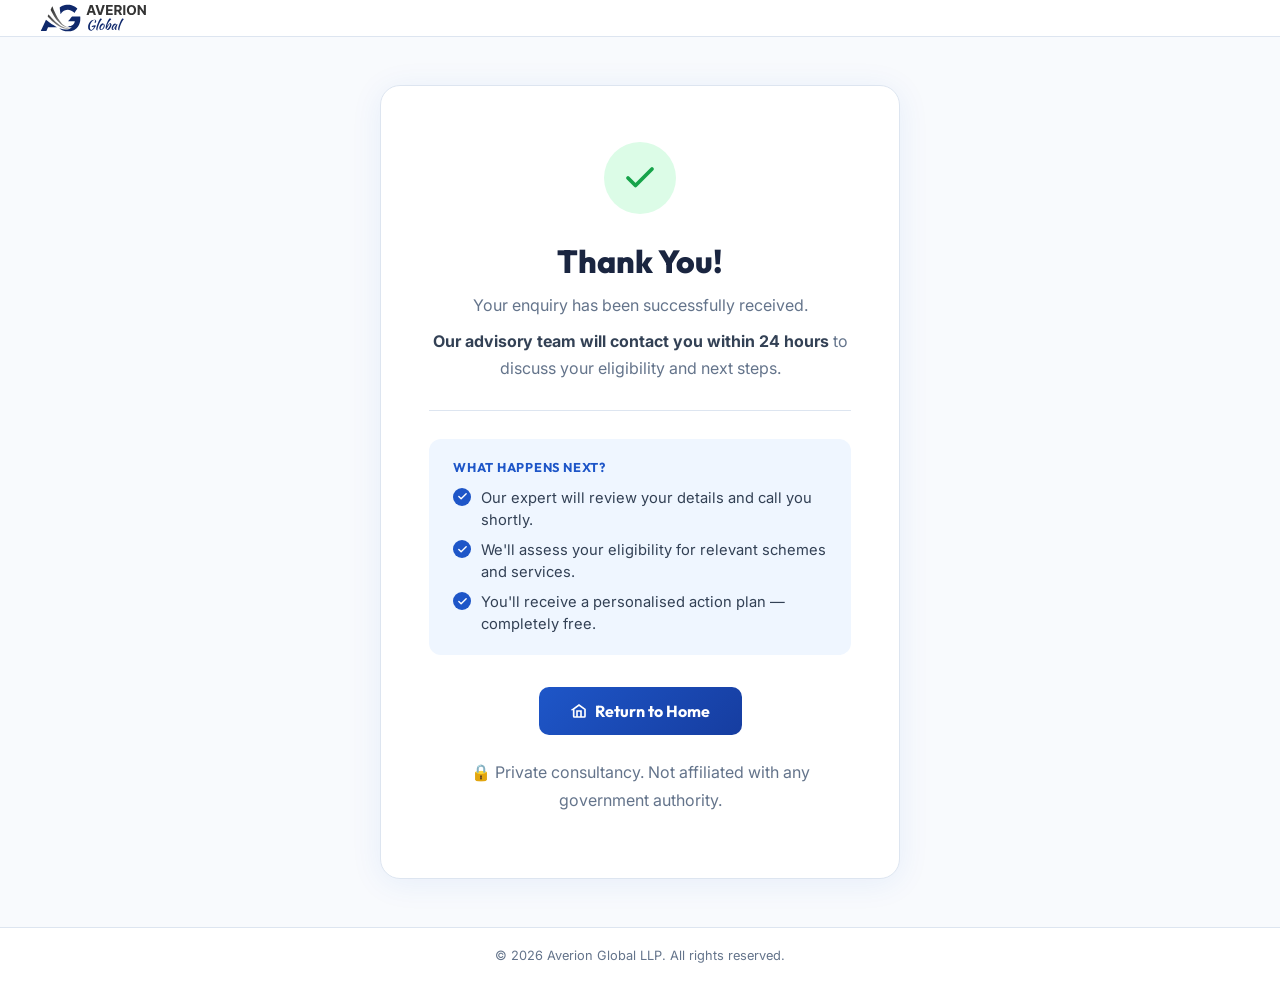
<file: thank-you.html>
<!DOCTYPE html>
<html lang="en">
<head>
  <meta charset="UTF-8" />
  <meta name="viewport" content="width=device-width, initial-scale=1.0" />
  <title>Thank You | Averion Global LLP</title>
  <meta name="robots" content="noindex, nofollow" />
  <link rel="icon" href="favicon.ico" />
  <link rel="preconnect" href="https://fonts.googleapis.com" />
  <link rel="preconnect" href="https://fonts.gstatic.com" crossorigin />
  <link href="https://fonts.googleapis.com/css2?family=Inter:wght@400;500;600&family=Outfit:wght@600;700;800&display=swap" rel="stylesheet" />
  <style>
    *, *::before, *::after { box-sizing: border-box; margin: 0; padding: 0; }

    :root {
      --blue:        #1E56C8;
      --blue-dark:   #163DA0;
      --blue-deep:   #0D2460;
      --charcoal:    #1A2540;
      --body-text:   #334155;
      --muted:       #64748B;
      --border:      #DDE5F0;
      --off-white:   #F8FAFD;
      --white:       #FFFFFF;
      --green:       #16A34A;
      --gold:        #F59E0B;
    }

    html, body {
      height: 100%;
      font-family: 'Inter', system-ui, sans-serif;
      background: var(--off-white);
      color: var(--body-text);
    }

    body {
      display: flex;
      flex-direction: column;
      min-height: 100vh;
    }

    /* ── NAV ── */
    .nav {
      background: var(--white);
      border-bottom: 1px solid var(--border);
      padding: 0 24px;
      height: 64px;
      display: flex;
      align-items: center;
    }
    .nav a { display: flex; align-items: center; text-decoration: none; }
    .site-logo { height: 36px; width: auto; }

    /* ── MAIN ── */
    main {
      flex: 1;
      display: flex;
      align-items: center;
      justify-content: center;
      padding: 48px 20px;
    }

    .card {
      background: var(--white);
      border: 1px solid var(--border);
      border-radius: 20px;
      padding: 56px 48px;
      max-width: 520px;
      width: 100%;
      text-align: center;
      box-shadow: 0 4px 32px rgba(30, 86, 200, .08);
      animation: fadeUp .5s ease both;
    }

    @keyframes fadeUp {
      from { opacity: 0; transform: translateY(20px); }
      to   { opacity: 1; transform: translateY(0); }
    }

    .check-circle {
      width: 72px;
      height: 72px;
      background: #DCFCE7;
      border-radius: 50%;
      display: flex;
      align-items: center;
      justify-content: center;
      margin: 0 auto 28px;
    }
    .check-circle svg { width: 36px; height: 36px; stroke: var(--green); }

    .card h1 {
      font-family: 'Outfit', sans-serif;
      font-size: 2rem;
      font-weight: 800;
      color: var(--charcoal);
      margin-bottom: 12px;
      line-height: 1.2;
    }

    .card p {
      font-size: 1rem;
      color: var(--muted);
      line-height: 1.7;
      margin-bottom: 8px;
    }

    .card p strong {
      color: var(--body-text);
    }

    .divider {
      height: 1px;
      background: var(--border);
      margin: 28px 0;
    }

    .what-next {
      background: #EFF6FF;
      border-radius: 12px;
      padding: 20px 24px;
      text-align: left;
      margin-bottom: 32px;
    }
    .what-next-title {
      font-family: 'Outfit', sans-serif;
      font-size: .8rem;
      font-weight: 700;
      color: var(--blue);
      text-transform: uppercase;
      letter-spacing: .06em;
      margin-bottom: 12px;
    }
    .what-next ul {
      list-style: none;
      display: flex;
      flex-direction: column;
      gap: 8px;
    }
    .what-next li {
      display: flex;
      align-items: flex-start;
      gap: 10px;
      font-size: .92rem;
      color: var(--body-text);
      line-height: 1.5;
    }
    .what-next li::before {
      content: '';
      flex-shrink: 0;
      width: 18px;
      height: 18px;
      margin-top: 1px;
      background: var(--blue);
      border-radius: 50%;
      background-image: url("data:image/svg+xml,%3Csvg xmlns='http://www.w3.org/2000/svg' viewBox='0 0 24 24' fill='none' stroke='white' stroke-width='3' stroke-linecap='round' stroke-linejoin='round'%3E%3Cpolyline points='20 6 9 17 4 12'/%3E%3C/svg%3E");
      background-size: 11px 11px;
      background-repeat: no-repeat;
      background-position: center;
    }

    .btn-home {
      display: inline-flex;
      align-items: center;
      gap: 8px;
      background: linear-gradient(135deg, var(--blue), var(--blue-dark));
      color: var(--white);
      font-family: 'Outfit', sans-serif;
      font-weight: 700;
      font-size: 1rem;
      padding: 14px 32px;
      border-radius: 10px;
      text-decoration: none;
      transition: opacity .2s;
    }
    .btn-home:hover { opacity: .88; }

    .disclaimer {
      margin-top: 24px;
      font-size: .8rem;
      color: var(--muted);
    }

    /* ── FOOTER ── */
    footer {
      text-align: center;
      padding: 20px;
      font-size: .8rem;
      color: var(--muted);
      border-top: 1px solid var(--border);
      background: var(--white);
    }

    @media (max-width: 540px) {
      .card { padding: 40px 24px; }
      .card h1 { font-size: 1.6rem; }
    }
  </style>
</head>
<body>

  <nav class="nav">
    <a href="/" aria-label="Averion Global LLP home">
      <img src="images/logo.svg" alt="Averion Global LLP" class="site-logo" />
    </a>
  </nav>

  <main>
    <div class="card">

      <div class="check-circle" aria-hidden="true">
        <svg viewBox="0 0 24 24" fill="none" stroke-width="2.5" stroke-linecap="round" stroke-linejoin="round">
          <polyline points="20 6 9 17 4 12" />
        </svg>
      </div>

      <h1>Thank You!</h1>
      <p>Your enquiry has been successfully received.</p>
      <p><strong>Our advisory team will contact you within 24 hours</strong> to discuss your eligibility and next steps.</p>

      <div class="divider"></div>

      <div class="what-next">
        <div class="what-next-title">What happens next?</div>
        <ul>
          <li>Our expert will review your details and call you shortly.</li>
          <li>We'll assess your eligibility for relevant schemes and services.</li>
          <li>You'll receive a personalised action plan — completely free.</li>
        </ul>
      </div>

      <a href="/" class="btn-home">
        <svg width="16" height="16" fill="none" stroke="currentColor" stroke-width="2.5" viewBox="0 0 24 24" aria-hidden="true">
          <path d="M3 9.5L12 3l9 6.5V20a1 1 0 01-1 1H5a1 1 0 01-1-1V9.5z"/>
          <polyline points="9 21 9 12 15 12 15 21"/>
        </svg>
        Return to Home
      </a>

      <p class="disclaimer">🔒 Private consultancy. Not affiliated with any government authority.</p>
    </div>
  </main>

  <footer>
    &copy; <script>document.write(new Date().getFullYear())</script> Averion Global LLP. All rights reserved.
  </footer>

</body>
</html>
</file>
<file: styles.css>
/* ══════════════════════════════════════════════════════
   Averion Global LLP — Brand Stylesheet
   Brand: Corporate Blue · Silver · White · Charcoal
   ══════════════════════════════════════════════════════ */

@import url('https://fonts.googleapis.com/css2?family=Inter:ital,wght@0,300;0,400;0,500;0,600;0,700;0,800;1,400&family=Outfit:wght@400;500;600;700;800;900&family=Cinzel:wght@600;700&display=swap');

/* ── Brand Tokens ── */
:root {
  /* Primary — Logo Blue */
  --blue: #1E56C8;
  --blue-dark: #163DA0;
  --blue-deep: #0D2460;
  --blue-mid: #2563EB;
  --blue-light: #3B82F6;
  --blue-pale: #EFF6FF;
  --blue-glow: rgba(30, 86, 200, .18);

  /* Silver — Logo Swoosh */
  --silver: #8B9BAD;
  --silver-light: #C8D4E0;
  --silver-pale: #F0F4F8;
  --silver-dark: #64748B;

  /* UI Neutrals */
  --charcoal: #1A2540;
  --body-text: #334155;
  --muted: #64748B;
  --white: #FFFFFF;
  --off-white: #F8FAFD;
  --border: #DDE5F0;
  --border-light: #EAF0F8;

  /* Accents */
  --gold: #F59E0B;
  --green: #16A34A;
  --red-cta: #DC2626;

  /* Shadows */
  --shadow-xs: 0 1px 4px rgba(30, 86, 200, .08);
  --shadow-sm: 0 2px 12px rgba(30, 86, 200, .1);
  --shadow-md: 0 6px 28px rgba(30, 86, 200, .15);
  --shadow-lg: 0 14px 50px rgba(30, 86, 200, .2);
  --shadow-xl: 0 24px 80px rgba(30, 86, 200, .25);

  --radius-sm: 8px;
  --radius: 12px;
  --radius-lg: 18px;
  --radius-xl: 24px;
  --transition: 0.22s cubic-bezier(.4, 0, .2, 1);
  --mob-bar-h: 72px;
}

/* ── Reset ── */
*,
*::before,
*::after {
  box-sizing: border-box;
  margin: 0;
  padding: 0;
}

html {
  scroll-behavior: smooth;
  font-size: 19.5px;
  -webkit-text-size-adjust: 100%;
}

body {
  font-family: 'Inter', system-ui, sans-serif;
  color: var(--body-text);
  background: var(--white);
  line-height: 1.7;
  -webkit-font-smoothing: antialiased;
  padding-bottom: var(--mob-bar-h);
}

@media(min-width:769px) {
  body {
    padding-bottom: 0;
  }
}

img {
  max-width: 100%;
  display: block;
}

a {
  text-decoration: none;
  color: inherit;
}

ul {
  list-style: none;
}

button {
  cursor: pointer;
  border: none;
  background: none;
  font-family: inherit;
}

input,
select,
textarea {
  font-family: inherit;
  font-size: 17px;
}

/* ── Typography ── */
h1,
h2,
h3,
h4,
h5 {
  font-family: 'Outfit', sans-serif;
  color: var(--charcoal);
  line-height: 1.2;
  font-weight: 700;
  letter-spacing: -.015em;
}

h1 {
  font-size: clamp(2.3rem, 5.8vw, 3.7rem);
}

h2 {
  font-size: clamp(1.85rem, 4.3vw, 3rem);
}

h3 {
  font-size: clamp(1.25rem, 2.5vw, 1.6rem);
}

p {
  font-size: 1.1rem;
  line-height: 1.82;
}

/* ── Container ── */
.container {
  width: 100%;
  max-width: 1200px;
  margin: 0 auto;
  padding: 0 24px;
}

@media(min-width:640px) {
  .container {
    padding: 0 32px;
  }
}

/* ══════════════════════════════════════════════════════
   BUTTON SYSTEM
   ══════════════════════════════════════════════════════ */
.btn-primary {
  display: inline-flex;
  align-items: center;
  justify-content: center;
  gap: 8px;
  background: linear-gradient(135deg, var(--blue-mid) 0%, var(--blue) 100%);
  color: var(--white);
  padding: 14px 28px;
  border-radius: 50px;
  font-weight: 700;
  font-size: 0.95rem;
  transition: all var(--transition);
  box-shadow: 0 4px 20px rgba(30, 86, 200, .4);
  white-space: nowrap;
  border: none;
  position: relative;
  overflow: hidden;
}

.btn-primary::after {
  content: '';
  position: absolute;
  inset: 0;
  background: linear-gradient(180deg, rgba(255, 255, 255, .15) 0%, transparent 60%);
  pointer-events: none;
}

.btn-primary:hover {
  background: linear-gradient(135deg, var(--blue) 0%, var(--blue-dark) 100%);
  transform: translateY(-2px) scale(1.01);
  box-shadow: 0 8px 32px rgba(30, 86, 200, .5);
}

.btn-primary:active {
  transform: translateY(0) scale(.99);
}

.btn-secondary {
  display: inline-flex;
  align-items: center;
  justify-content: center;
  gap: 8px;
  background: transparent;
  color: var(--blue);
  border: 2px solid var(--blue);
  padding: 13px 28px;
  border-radius: 50px;
  font-weight: 700;
  font-size: 0.95rem;
  transition: all var(--transition);
}

.btn-secondary:hover {
  background: var(--blue);
  color: var(--white);
  transform: translateY(-2px);
}

.btn-white {
  display: inline-flex;
  align-items: center;
  justify-content: center;
  gap: 8px;
  background: var(--white);
  color: var(--blue);
  padding: 13px 28px;
  border-radius: 50px;
  font-weight: 700;
  font-size: 0.95rem;
  transition: all var(--transition);
  box-shadow: 0 4px 16px rgba(0, 0, 0, .12);
}

.btn-white:hover {
  background: var(--blue-pale);
  transform: translateY(-2px);
}

.btn-ghost-white {
  display: inline-flex;
  align-items: center;
  justify-content: center;
  gap: 8px;
  background: rgba(255, 255, 255, .12);
  color: var(--white);
  border: 1.5px solid rgba(255, 255, 255, .28);
  padding: 13px 28px;
  border-radius: 50px;
  font-weight: 600;
  font-size: 0.95rem;
  transition: all var(--transition);
  backdrop-filter: blur(6px);
}

.btn-ghost-white:hover {
  background: rgba(255, 255, 255, .22);
  border-color: rgba(255, 255, 255, .5);
}

.btn-sm {
  padding: 9px 20px !important;
  font-size: 0.83rem !important;
}

.btn-lg {
  padding: 18px 40px !important;
  font-size: 1.05rem !important;
}

/* shimmer sweep */
@keyframes shimmer {
  0% {
    background-position: -200% center;
  }

  100% {
    background-position: 200% center;
  }
}

.shimmer::before {
  content: '';
  position: absolute;
  inset: 0;
  border-radius: inherit;
  background: linear-gradient(90deg, transparent 0%, rgba(255, 255, 255, .28) 50%, transparent 100%);
  background-size: 200% 100%;
  animation: shimmer 2.4s infinite;
}

/* ══════════════════════════════════════════════════════
   UTILITIES
   ══════════════════════════════════════════════════════ */
.section {
  padding: clamp(60px, 8vw, 110px) 0;
  position: relative;
}

@media(max-width:768px) {
  .section {
    padding: clamp(52px, 8vw, 80px) 0;
  }
}

.section-alt {
  background: var(--off-white);
}

.section-blue {
  background: linear-gradient(145deg, var(--blue-deep) 0%, var(--blue-dark) 50%, var(--blue) 100%);
  color: var(--white);
}

.section-blue h2,
.section-blue h3 {
  color: var(--white);
}

.section-label {
  display: inline-flex;
  align-items: center;
  gap: 6px;
  font-size: 0.74rem;
  font-weight: 800;
  letter-spacing: .14em;
  text-transform: uppercase;
  color: var(--blue);
  margin-bottom: 14px;
}

.section-label::before {
  content: '';
  width: 22px;
  height: 2px;
  background: var(--blue);
  border-radius: 2px;
}

.section-dark-label {
  color: rgba(255, 255, 255, .7);
}

.section-dark-label::before {
  background: rgba(255, 255, 255, .5);
}

.section-title {
  margin-bottom: 14px;
}

.section-sub {
  font-size: 1.05rem;
  color: var(--muted);
  max-width: 620px;
  margin-bottom: 48px;
  line-height: 1.8;
}

.text-center {
  text-align: center;
}

.text-center .section-sub {
  margin-left: auto;
  margin-right: auto;
}

.text-center .section-label {
  justify-content: center;
}

/* Scroll animations */
.fade-up {
  opacity: 0;
  transform: translateY(28px);
  transition: opacity .55s ease, transform .55s ease;
}

.fade-up.visible {
  opacity: 1;
  transform: translateY(0);
}

/* ══════════════════════════════════════════════════════
   1. NOTIFICATION BAR
   ══════════════════════════════════════════════════════ */
#notification-bar {
  background: var(--blue-deep);
  color: var(--white);
  padding: 8px 0;
  font-size: 0.82rem;
  position: relative;
  z-index: 1001;
  border-bottom: 1px solid rgba(255, 255, 255, .06);
}

#notification-bar .container {
  display: flex;
  align-items: center;
  justify-content: space-between;
  gap: 12px;
  flex-wrap: wrap;
}

.notif-inner {
  display: flex;
  align-items: center;
  justify-content: space-between;
  width: 100%;
  gap: 12px;
  flex-wrap: wrap;
}

.notif-left {
  display: flex;
  align-items: center;
  gap: 10px;
  flex-wrap: wrap;
}

.notif-right {
  display: flex;
  align-items: center;
  gap: 10px;
  flex-shrink: 0;
}

.notif-badge {
  background: rgba(255, 255, 255, .12);
  border: 1px solid rgba(255, 255, 255, .16);
  padding: 2px 10px;
  border-radius: 50px;
  font-size: .72rem;
  font-weight: 700;
  letter-spacing: .06em;
  text-transform: uppercase;
}

.notif-phone {
  display: inline-flex;
  align-items: center;
  gap: 5px;
  color: rgba(255, 255, 255, .9);
  font-weight: 600;
  transition: color var(--transition);
}

.notif-phone:hover {
  color: var(--white);
}

.notif-divider {
  color: rgba(255, 255, 255, .25);
  font-size: 0.75rem;
}

.notif-wa {
  display: inline-flex;
  align-items: center;
  gap: 5px;
  background: rgba(37, 211, 102, .15);
  border: 1px solid rgba(37, 211, 102, .25);
  color: #4ded9f;
  padding: 2px 10px;
  border-radius: 50px;
  font-size: .72rem;
  font-weight: 700;
}

@media(max-width:768px) {
  #notification-bar {
    display: none;
  }
}

/* ══════════════════════════════════════════════════════
   2. STICKY HEADER
   ══════════════════════════════════════════════════════ */
/* ── Sticky Site Header Wrapper — holds SNB + nav header together ── */
#site-header-wrap {
  position: sticky;
  top: 0;
  z-index: 1100;
  width: 100%;
  contain: none;
}

#header {
  position: relative;
  z-index: 1;
  background: rgba(255, 255, 255, .97);
  backdrop-filter: blur(14px);
  -webkit-backdrop-filter: blur(14px);
  border-bottom: 1px solid var(--border);
  box-shadow: var(--shadow-xs);
  transition: box-shadow var(--transition);
}

#header.scrolled {
  box-shadow: var(--shadow-md);
}

.header-inner {
  display: flex;
  align-items: center;
  justify-content: space-between;
  gap: 20px;
  padding: 13px 0;
}

/* Logo */
.logo {
  display: flex;
  align-items: center;
  gap: 11px;
  text-decoration: none;
  flex-shrink: 0;
}

.logo-img {
  height: 44px;
  width: auto;
  display: block;
}

.logo-img-fallback {
  width: 46px;
  height: 46px;
  background: linear-gradient(135deg, var(--blue) 0%, var(--blue-dark) 100%);
  border-radius: 10px;
  display: grid;
  place-items: center;
  font-weight: 900;
  font-size: 1.1rem;
  color: var(--white);
  font-family: 'Outfit', sans-serif;
  flex-shrink: 0;
  box-shadow: 0 4px 12px rgba(30, 86, 200, .3);
}

.logo-text {
  display: flex;
  flex-direction: column;
  line-height: 1.1;
}

.logo-name {
  font-family: 'Outfit', sans-serif;
  font-weight: 900;
  font-size: 1.15rem;
  color: var(--blue-dark);
  letter-spacing: -.02em;
}

.logo-sub {
  font-size: 0.62rem;
  color: var(--silver-dark);
  font-weight: 600;
  letter-spacing: .08em;
  text-transform: uppercase;
}

/* Nav */
.main-nav {
  display: flex;
  align-items: center;
  gap: 2px;
}

.nav-link {
  padding: 7px 12px;
  border-radius: 7px;
  font-size: 0.86rem;
  font-weight: 500;
  color: var(--body-text);
  transition: all var(--transition);
  white-space: nowrap;
}

.nav-link:hover {
  color: var(--blue);
  background: var(--blue-pale);
}

.nav-link.active {
  color: var(--blue-dark);
  font-weight: 700;
  background: var(--blue-pale);
}

/* Hamburger */
.hamburger {
  display: none;
  flex-direction: column;
  gap: 5px;
  padding: 8px;
  border-radius: 8px;
  transition: background var(--transition);
}

.hamburger:hover {
  background: var(--blue-pale);
}

.hamburger span {
  display: block;
  width: 20px;
  height: 2px;
  background: var(--charcoal);
  border-radius: 2px;
  transition: all var(--transition);
}

.hamburger.open span:nth-child(1) {
  transform: rotate(45deg) translate(5px, 5px);
}

.hamburger.open span:nth-child(2) {
  opacity: 0;
  transform: scaleX(0);
}

.hamburger.open span:nth-child(3) {
  transform: rotate(-45deg) translate(5px, -5px);
}

/* Mobile Nav — fixed dropdown overlay below sticky header */
.mobile-nav {
  /* Always rendered as flex — visibility+opacity used for hide/show so CSS transitions work */
  display: flex;
  flex-direction: column;
  position: fixed;
  top: var(--header-wrap-h, 70px);
  left: 0;
  right: 0;
  z-index: 1090;
  background: var(--white);
  border-top: 2px solid var(--blue);
  border-bottom: 1px solid var(--border-light);
  padding: 12px 20px 20px;
  gap: 2px;
  box-shadow: 0 16px 48px rgba(30, 86, 200, .2);
  max-height: calc(100dvh - var(--header-wrap-h, 70px));
  overflow-y: auto;
  /* Hidden state */
  opacity: 0;
  visibility: hidden;
  transform: translateY(-10px);
  pointer-events: none;
  transition: opacity 0.2s ease, transform 0.2s cubic-bezier(.4, 0, .2, 1), visibility 0s linear 0.2s;
}

.mobile-nav.open {
  opacity: 1;
  visibility: visible;
  transform: translateY(0);
  pointer-events: auto;
  transition: opacity 0.2s ease, transform 0.2s cubic-bezier(.4, 0, .2, 1), visibility 0s linear 0s;
}

.mobile-nav .nav-link {
  padding: 12px 16px;
  border-radius: var(--radius-sm);
  font-size: 0.92rem;
}

.mobile-nav .btn-primary {
  margin-top: 8px;
  border-radius: var(--radius-sm);
}

/* ══════════════════════════════════════════════════════
   DESKTOP FLOATING ACTION BUTTONS (FABs)
   ══════════════════════════════════════════════════════ */
#desktop-fab-group {
  display: none;
  position: fixed;
  right: 24px;
  bottom: 100px;
  z-index: 998;
  flex-direction: column;
  gap: 12px;
}

@media(min-width: 769px) {
  #desktop-fab-group {
    display: flex;
  }
}

.fab-btn {
  position: relative;
  width: 52px;
  height: 52px;
  border-radius: 50%;
  display: flex;
  align-items: center;
  justify-content: center;
  text-decoration: none;
  color: #fff;
  transition: transform 0.25s cubic-bezier(.4, 0, .2, 1), box-shadow 0.25s cubic-bezier(.4, 0, .2, 1);
  cursor: pointer;
  overflow: visible;
}

.fab-btn:hover {
  transform: scale(1.12) translateY(-2px);
}

.fab-wa {
  background: linear-gradient(145deg, #25D366 0%, #128C7E 100%);
  box-shadow: 0 6px 24px rgba(37, 211, 102, .45);
  animation: fabPulseGreen 3s ease-in-out infinite;
}

.fab-wa:hover {
  box-shadow: 0 10px 36px rgba(37, 211, 102, .65);
}

.fab-call {
  background: linear-gradient(145deg, var(--blue-mid) 0%, var(--blue-dark) 100%);
  box-shadow: 0 6px 24px rgba(30, 86, 200, .45);
  animation: fabPulseBlue 3s ease-in-out infinite;
  animation-delay: 1.5s;
}

.fab-call:hover {
  box-shadow: 0 10px 36px rgba(30, 86, 200, .65);
}

@keyframes fabPulseGreen {

  0%,
  100% {
    box-shadow: 0 6px 24px rgba(37, 211, 102, .45);
  }

  50% {
    box-shadow: 0 6px 32px rgba(37, 211, 102, .7), 0 0 0 8px rgba(37, 211, 102, .12);
  }
}

@keyframes fabPulseBlue {

  0%,
  100% {
    box-shadow: 0 6px 24px rgba(30, 86, 200, .45);
  }

  50% {
    box-shadow: 0 6px 32px rgba(30, 86, 200, .7), 0 0 0 8px rgba(30, 86, 200, .12);
  }
}

.fab-tooltip {
  position: absolute;
  right: calc(100% + 10px);
  top: 50%;
  transform: translateY(-50%);
  background: rgba(15, 20, 40, 0.92);
  color: #fff;
  font-size: 0.72rem;
  font-weight: 700;
  padding: 5px 12px;
  border-radius: 8px;
  white-space: nowrap;
  pointer-events: none;
  opacity: 0;
  transition: opacity 0.2s ease;
  backdrop-filter: blur(8px);
  border: 1px solid rgba(255, 255, 255, .08);
}

.fab-tooltip::after {
  content: '';
  position: absolute;
  left: 100%;
  top: 50%;
  transform: translateY(-50%);
  border: 5px solid transparent;
  border-left-color: rgba(15, 20, 40, 0.92);
}

.fab-btn:hover .fab-tooltip {
  opacity: 1;
}

/* ══════════════════════════════════════════════════════
   MOBILE STICKY BAR — 3 Buttons
   ══════════════════════════════════════════════════════ */
#mobile-sticky-bar {
  display: none;
  position: fixed;
  bottom: 0;
  left: 0;
  right: 0;
  z-index: 1000;
  background: rgba(255, 255, 255, 0.97);
  border-top: 1px solid rgba(30, 86, 200, .1);
  padding: 10px 14px;
  padding-bottom: calc(10px + env(safe-area-inset-bottom));
  box-shadow: 0 -8px 32px rgba(30, 86, 200, .13);
  backdrop-filter: blur(12px);
  -webkit-backdrop-filter: blur(12px);
}

.mob-bar-inner {
  display: flex;
  align-items: center;
  gap: 8px;
}

.mob-bar-cta {
  flex: 1;
  display: flex;
  align-items: center;
  justify-content: center;
  gap: 7px;
  background: linear-gradient(135deg, var(--blue-mid), var(--blue));
  color: var(--white);
  padding: 13px 14px;
  border-radius: 12px;
  font-weight: 700;
  font-size: 0.88rem;
  box-shadow: 0 4px 18px rgba(30, 86, 200, .4);
  transition: all var(--transition);
  border: none;
  cursor: pointer;
  text-decoration: none;
  white-space: nowrap;
}

.mob-bar-cta:active {
  transform: scale(.97);
}

.mob-bar-icon-btn {
  width: 48px;
  height: 48px;
  border-radius: 12px;
  display: flex;
  align-items: center;
  justify-content: center;
  flex-shrink: 0;
  text-decoration: none;
  transition: all var(--transition);
}

.mob-bar-icon-btn:active {
  transform: scale(.94);
}

.mob-bar-call {
  background: var(--blue-pale);
  color: var(--blue);
  border: 1.5px solid rgba(30, 86, 200, .2);
}

.mob-bar-call:hover {
  background: var(--blue);
  color: #fff;
}

.mob-bar-wa {
  background: rgba(37, 211, 102, .1);
  color: #128C7E;
  border: 1.5px solid rgba(37, 211, 102, .25);
}

.mob-bar-wa:hover {
  background: #25D366;
  color: #fff;
}

@media(max-width:768px) {
  #mobile-sticky-bar {
    display: block;
  }
}


/* ══════════════════════════════════════════════════════
   3. HERO SECTION
   ══════════════════════════════════════════════════════ */
#hero {
  background: linear-gradient(145deg, var(--blue-deep) 0%, var(--blue-dark) 45%, var(--blue) 100%);
  min-height: 80vh;
  display: flex;
  align-items: flex-start;
  position: relative;
  overflow: hidden;
  padding: 96px 0 80px;
}

/* Orb blobs */
.hero-orbs {
  position: absolute;
  inset: 0;
  pointer-events: none;
  overflow: hidden;
}

.orb {
  position: absolute;
  border-radius: 50%;
  filter: blur(80px);
  animation: floatOrb 8s ease-in-out infinite;
}

.orb-1 {
  background: #3B82F6;
  width: 500px;
  height: 500px;
  top: -120px;
  right: -80px;
  opacity: .12;
  animation-delay: 0s;
}

.orb-2 {
  background: #8B9BAD;
  width: 350px;
  height: 350px;
  bottom: -120px;
  left: -60px;
  opacity: .15;
  animation-delay: -4s;
}

.orb-3 {
  background: #1E56C8;
  width: 220px;
  height: 220px;
  top: 55%;
  left: 45%;
  opacity: .07;
  animation-delay: -7s;
}

@keyframes floatOrb {

  0%,
  100% {
    transform: translate(0, 0) scale(1)
  }

  50% {
    transform: translate(18px, -18px) scale(1.06)
  }
}

/* Grid overlay */
.hero-grid-bg {
  position: absolute;
  inset: 0;
  background-image: linear-gradient(rgba(255, 255, 255, .025) 1px, transparent 1px), linear-gradient(90deg, rgba(255, 255, 255, .025) 1px, transparent 1px);
  background-size: 64px 64px;
  pointer-events: none;
}

/* Diamond pattern */
.hero-diamond-overlay {
  position: absolute;
  right: 0;
  top: 0;
  width: 55%;
  height: 100%;
  background: linear-gradient(140deg, transparent 40%, rgba(255, 255, 255, .03) 100%);
  pointer-events: none;
}

.hero-layout {
  display: grid;
  grid-template-columns: 1fr 420px;
  gap: 64px;
  align-items: flex-start;
  position: relative;
  z-index: 1;
}

/* Hero Left */
.hero-content {
  color: var(--white);
}

.hero-eyebrow {
  display: inline-flex;
  align-items: center;
  gap: 8px;
  background: rgba(255, 255, 255, .09);
  border: 1px solid rgba(255, 255, 255, .15);
  backdrop-filter: blur(8px);
  padding: 6px 16px;
  border-radius: 50px;
  font-size: 0.76rem;
  font-weight: 700;
  color: rgba(255, 255, 255, .85);
  margin-bottom: 22px;
  letter-spacing: .05em;
  text-transform: uppercase;
}

.live-dot {
  width: 7px;
  height: 7px;
  background: #4ded9f;
  border-radius: 50%;
  box-shadow: 0 0 0 0 rgba(77, 237, 159, .4);
  animation: liveRing 1.8s infinite;
}

@keyframes liveRing {
  0% {
    box-shadow: 0 0 0 0 rgba(77, 237, 159, .4)
  }

  70% {
    box-shadow: 0 0 0 9px rgba(77, 237, 159, 0)
  }

  100% {
    box-shadow: 0 0 0 0 rgba(77, 237, 159, 0)
  }
}

.hero-title {
  color: var(--white);
  font-size: clamp(1.9rem, 4.5vw, 3.1rem);
  font-weight: 900;
  letter-spacing: -.025em;
  margin-bottom: 18px;
  line-height: 1.15;
}

.hero-title .accent {
  background: linear-gradient(90deg, #93C5FD, #BFDBFE);
  -webkit-background-clip: text;
  -webkit-text-fill-color: transparent;
  background-clip: text;
}

.hero-sub {
  color: rgba(255, 255, 255, .72);
  font-size: 1.06rem;
  margin-bottom: 32px;
  max-width: 510px;
  line-height: 1.8;
}

/* Trust pills — premium 2x2 card grid */
.hero-trust {
  display: grid;
  grid-template-columns: 1fr 1fr;
  gap: 12px;
  margin-bottom: 32px;
}

.trust-item {
  display: flex;
  align-items: center;
  gap: 12px;
  background: rgba(255, 255, 255, 0.07);
  border: 1px solid rgba(255, 255, 255, 0.13);
  border-radius: 14px;
  padding: 12px 16px;
  transition: background var(--transition), border-color var(--transition), transform var(--transition);
  cursor: default;
}

.trust-item:hover {
  background: rgba(255, 255, 255, 0.12);
  border-color: rgba(255, 255, 255, 0.22);
  transform: translateY(-2px);
}

.trust-icon-box {
  width: 36px;
  height: 36px;
  background: rgba(255, 255, 255, 0.1);
  border: 1px solid rgba(255, 255, 255, 0.16);
  border-radius: 10px;
  display: grid;
  place-items: center;
  flex-shrink: 0;
  font-size: 1.05rem;
  line-height: 1;
  transition: background var(--transition);
}

.trust-item:hover .trust-icon-box {
  background: rgba(255, 255, 255, 0.16);
}

.trust-label {
  font-size: 0.78rem;
  font-weight: 600;
  color: rgba(255, 255, 255, 0.88);
  line-height: 1.35;
}

.hero-actions {
  display: flex;
  gap: 14px;
  align-items: center;
  flex-wrap: wrap;
}

.hero-call {
  display: flex;
  align-items: center;
  gap: 8px;
  color: rgba(255, 255, 255, .78);
  font-weight: 600;
  font-size: 0.92rem;
  transition: color var(--transition);
}

.hero-call:hover {
  color: var(--white);
}

/* Social Proof */
.hero-proof {
  display: flex;
  align-items: center;
  gap: 12px;
  margin-top: 22px;
  padding-top: 22px;
  border-top: 1px solid rgba(255, 255, 255, .1);
}

.proof-avatars {
  display: flex;
}

.proof-avatar {
  width: 30px;
  height: 30px;
  border-radius: 50%;
  border: 2.5px solid rgba(255, 255, 255, .3);
  background: linear-gradient(135deg, #3B82F6, #1E56C8);
  display: grid;
  place-items: center;
  font-size: .68rem;
  font-weight: 700;
  color: var(--white);
  margin-left: -8px;
}

.proof-avatar:first-child {
  margin-left: 0;
}

.proof-text {
  font-size: 0.78rem;
  color: rgba(255, 255, 255, .6);
  line-height: 1.45;
}

.proof-text strong {
  color: rgba(255, 255, 255, .9);
}

/* Hero Form Card */
.hero-form-card {
  background: var(--white);
  border-radius: var(--radius-xl);
  padding: 36px 32px;
  box-shadow: 0 28px 80px rgba(0, 0, 0, .28), 0 0 0 1px rgba(255, 255, 255, .06);
  position: relative;
}

.hero-form-card::before {
  content: '';
  position: absolute;
  top: 0;
  left: 0;
  right: 0;
  height: 4px;
  background: linear-gradient(90deg, var(--blue-mid), var(--blue), var(--blue-light));
  border-radius: var(--radius-xl) var(--radius-xl) 0 0;
  background-size: 200% 100%;
  animation: shimmer 3s infinite;
}

.form-title {
  font-family: 'Outfit', sans-serif;
  font-size: 1.3rem;
  font-weight: 800;
  color: var(--charcoal);
  margin-bottom: 4px;
}

.form-sub {
  font-size: 0.8rem;
  color: var(--muted);
  display: flex;
  align-items: center;
  gap: 7px;
  margin-bottom: 22px;
}

.free-tag {
  background: #DCFCE7;
  color: #15803D;
  padding: 2px 8px;
  border-radius: 50px;
  font-size: .7rem;
  font-weight: 700;
}

/* Form Fields */
.form-group {
  margin-bottom: 14px;
}

.form-group label {
  display: block;
  font-size: 0.8rem;
  font-weight: 700;
  color: var(--charcoal);
  margin-bottom: 5px;
}

.form-group input,
.form-group select,
.form-group textarea {
  width: 100%;
  padding: 12px 14px;
  border: 1.5px solid var(--border);
  border-radius: var(--radius-sm);
  font-size: 0.92rem;
  color: var(--charcoal);
  background: var(--off-white);
  transition: border-color var(--transition), box-shadow var(--transition);
  -webkit-appearance: none;
  appearance: none;
}

.form-group input:focus,
.form-group select:focus,
.form-group textarea:focus {
  outline: none;
  border-color: var(--blue);
  box-shadow: 0 0 0 3px rgba(30, 86, 200, .12);
  background: var(--white);
}

.form-group select {
  background-image: url("data:image/svg+xml,%3Csvg xmlns='http://www.w3.org/2000/svg' width='12' height='12' viewBox='0 0 12 12'%3E%3Cpath fill='%238B9BAD' d='M6 8L1 3h10z'/%3E%3C/svg%3E");
  background-repeat: no-repeat;
  background-position: right 14px center;
  padding-right: 36px;
  cursor: pointer;
}

.form-disclaimer {
  font-size: .7rem;
  color: var(--muted);
  text-align: center;
  margin-top: 10px;
  line-height: 1.5;
}

.form-disclaimer a {
  color: var(--blue);
  text-decoration: underline;
}

/* ══════════════════════════════════════════════════════
   STATS BAR
   ══════════════════════════════════════════════════════ */
#stats-bar {
  background: linear-gradient(90deg, var(--blue-deep) 0%, var(--blue-dark) 100%);
  padding: 28px 0;
  border-bottom: 1px solid rgba(255, 255, 255, .06);
}

.stats-inner {
  display: flex;
  align-items: center;
  justify-content: center;
  flex-wrap: wrap;
}

.stat-item {
  display: flex;
  flex-direction: column;
  align-items: center;
  padding: 0 36px;
}

.stat-item:not(:last-child) {
  border-right: 1px solid rgba(255, 255, 255, .1);
}

.stat-num {
  font-family: 'Outfit', sans-serif;
  font-size: 1.9rem;
  font-weight: 900;
  color: var(--white);
  line-height: 1;
}

.stat-lbl {
  font-size: 0.73rem;
  color: rgba(255, 255, 255, .5);
  font-weight: 600;
  margin-top: 5px;
  text-align: center;
  letter-spacing: .05em;
  text-transform: uppercase;
}

@media(max-width:600px) {
  .stat-item {
    padding: 12px 16px;
    flex: 0 0 50%;
  }

  .stat-item:not(:last-child) {
    border-right: none;
  }

  .stat-item:nth-child(odd) {
    border-right: 1px solid rgba(255, 255, 255, .1);
  }
}

/* ══════════════════════════════════════════════════════
   IMAGE PLACEHOLDER SYSTEM
   ══════════════════════════════════════════════════════ */
.img-placeholder {
  background: linear-gradient(145deg, var(--blue-pale) 0%, var(--silver-pale) 100%);
  border-radius: var(--radius-lg);
  overflow: hidden;
  position: relative;
  display: flex;
  flex-direction: column;
  align-items: center;
  justify-content: center;
}

.img-placeholder::before {
  content: '';
  position: absolute;
  inset: 0;
  background: linear-gradient(135deg, rgba(30, 86, 200, .06) 0%, transparent 60%);
}

.img-ph-icon {
  font-size: 3rem;
  margin-bottom: 10px;
  opacity: .5;
}

.img-ph-label {
  font-size: .8rem;
  font-weight: 600;
  color: var(--silver-dark);
  opacity: .7;
}

/* Shimmer loading effect */
.img-placeholder::after {
  content: '';
  position: absolute;
  top: 0;
  left: -100%;
  width: 60%;
  height: 100%;
  background: linear-gradient(90deg, transparent, rgba(255, 255, 255, .45), transparent);
  animation: imgShimmer 2.5s ease-in-out infinite;
}

@keyframes imgShimmer {
  to {
    left: 150%;
  }
}

/* ══════════════════════════════════════════════════════
   4. FUNDING CHALLENGES
   ══════════════════════════════════════════════════════ */
#challenges {
  background: var(--white);
}

.challenge-grid {
  display: grid;
  grid-template-columns: 1fr 1fr;
  gap: 56px;
  align-items: center;
  margin-top: 48px;
}

.challenge-list {
  display: flex;
  flex-direction: column;
  gap: 12px;
}

.challenge-item {
  display: flex;
  align-items: center;
  gap: 14px;
  padding: 16px 18px;
  background: var(--white);
  border: 1.5px solid var(--border);
  border-radius: var(--radius);
  border-left: 3px solid var(--blue);
  transition: box-shadow var(--transition), transform var(--transition), border-color var(--transition);
}

.challenge-item:hover {
  box-shadow: var(--shadow-md);
  transform: translateX(5px);
  border-left-color: var(--blue-dark);
}

.challenge-icon {
  width: 36px;
  height: 36px;
  background: var(--blue-pale);
  border-radius: 8px;
  display: grid;
  place-items: center;
  flex-shrink: 0;
  color: var(--blue);
  font-size: 1rem;
}

.challenge-text {
  font-size: 0.9rem;
  font-weight: 600;
  color: var(--charcoal);
}

/* Challenge Visual — premium image placeholder */
.challenge-visual-wrap {
  position: relative;
}





.challenge-img-svg {
  opacity: .35;
}

.challenge-overlay-card {
  position: absolute;
  bottom: 24px;
  left: 50%;
  transform: translateX(-50%);
  background: var(--white);
  border-radius: var(--radius);
  padding: 18px 22px;
  box-shadow: var(--shadow-lg);
  text-align: center;
  white-space: nowrap;
  z-index: 1;
}

.overlay-big {
  font-family: 'Outfit', sans-serif;
  font-size: 1.9rem;
  font-weight: 900;
  color: var(--blue);
}

.overlay-label {
  font-size: 0.78rem;
  color: var(--muted);
  font-weight: 500;
}

.challenge-note {
  margin-top: 24px;
  background: var(--blue-pale);
  border: 1px solid var(--border-light);
  border-left: 3px solid var(--blue);
  border-radius: var(--radius);
  padding: 14px 18px;
  font-size: 0.88rem;
  font-style: italic;
  color: var(--charcoal);
}

/* Mini stats row */
.mini-stats-grid {
  display: flex;
  gap: 10px;
  margin-top: 20px;
}

.mini-stat {
  flex: 1;
  background: var(--white);
  border: 1px solid var(--border);
  border-radius: var(--radius);
  padding: 12px;
  text-align: center;
  box-shadow: var(--shadow-xs);
}

.mini-stat-num {
  font-family: 'Outfit', sans-serif;
  font-size: 1.2rem;
  font-weight: 900;
  color: var(--blue);
}

.mini-stat-lbl {
  font-size: .7rem;
  color: var(--muted);
  font-weight: 500;
}

/* ══════════════════════════════════════════════════════
   5. HOW WE HELP
   ══════════════════════════════════════════════════════ */
#how-we-help {
  background: var(--off-white);
}

.how-steps {
  display: grid;
  grid-template-columns: repeat(5, 1fr);
  gap: 14px;
  margin: 48px 0 28px;
  position: relative;
}

.how-steps::before {
  content: '';
  position: absolute;
  top: 38px;
  left: calc(10% + 22px);
  right: calc(10% + 22px);
  height: 2px;
  background: linear-gradient(90deg, var(--blue), var(--silver-light));
  z-index: 0;
}

.how-step {
  background: var(--white);
  border: 1.5px solid var(--border);
  border-radius: var(--radius-lg);
  padding: 28px 18px 24px;
  text-align: center;
  position: relative;
  z-index: 1;
  transition: all var(--transition);
}

.how-step:hover {
  box-shadow: var(--shadow-lg);
  transform: translateY(-6px);
  border-color: var(--blue-light);
}

.how-step-num {
  width: 54px;
  height: 54px;
  background: linear-gradient(135deg, var(--blue-mid), var(--blue-dark));
  border-radius: 50%;
  margin: 0 auto 16px;
  display: flex;
  align-items: center;
  justify-content: center;
  font-family: 'Outfit', sans-serif;
  font-weight: 900;
  font-size: 1.2rem;
  color: var(--white);
  position: relative;
  z-index: 1;
  box-shadow: 0 6px 20px rgba(30, 86, 200, .3);
}

.how-step h3 {
  font-size: 0.92rem;
  margin-bottom: 8px;
  color: var(--charcoal);
}

.how-step p {
  font-size: .8rem;
  color: var(--muted);
}

.step-disclaimer {
  text-align: center;
  font-size: .84rem;
  color: var(--muted);
  font-style: italic;
  background: var(--blue-pale);
  border: 1px solid var(--border-light);
  border-radius: var(--radius);
  padding: 12px 20px;
  margin-bottom: 32px;
}

/* ══════════════════════════════════════════════════════
   6. SCHEME SUPPORT
   ══════════════════════════════════════════════════════ */
#schemes {
  background: linear-gradient(145deg, var(--blue-deep) 0%, var(--blue-dark) 50%, var(--blue) 100%);
  position: relative;
  overflow: hidden;
}

#schemes::before {
  content: '';
  position: absolute;
  inset: 0;
  background: radial-gradient(ellipse at 80% 20%, rgba(139, 155, 173, .12) 0%, transparent 60%);
  pointer-events: none;
}

#schemes .section-label {
  color: rgba(255, 255, 255, .6);
}

#schemes .section-label::before {
  background: rgba(255, 255, 255, .4);
}

#schemes .section-sub {
  color: rgba(255, 255, 255, .65);
}

.scheme-grid {
  display: grid;
  grid-template-columns: repeat(3, 1fr);
  gap: 20px;
  margin: 48px 0 40px;
}

.scheme-card {
  background: rgba(255, 255, 255, .07);
  border: 1px solid rgba(255, 255, 255, .12);
  backdrop-filter: blur(8px);
  border-radius: var(--radius-lg);
  padding: 28px 22px;
  transition: all var(--transition);
  position: relative;
  overflow: hidden;
}

.scheme-card::after {
  content: '';
  position: absolute;
  bottom: 0;
  left: 0;
  right: 0;
  height: 2px;
  background: linear-gradient(90deg, var(--blue-light), transparent);
  transform: scaleX(0);
  transform-origin: left;
  transition: transform var(--transition);
}

.scheme-card:hover {
  background: rgba(255, 255, 255, .12);
  transform: translateY(-5px);
  box-shadow: 0 16px 40px rgba(0, 0, 0, .25);
}

.scheme-card:hover::after {
  transform: scaleX(1);
}

.scheme-icon {
  width: 48px;
  height: 48px;
  background: rgba(255, 255, 255, .12);
  border-radius: 12px;
  display: grid;
  place-items: center;
  margin-bottom: 16px;
  font-size: 1.4rem;
}

.scheme-card h3 {
  font-size: 1rem;
  color: var(--white);
  margin-bottom: 10px;
}

.scheme-card p {
  font-size: .84rem;
  color: rgba(255, 255, 255, .65);
  line-height: 1.65;
}

/* ══════════════════════════════════════════════════════
   7. FUNDING OPTIONS
   ══════════════════════════════════════════════════════ */
#funding-options {
  background: var(--white);
}

.options-grid {
  display: grid;
  grid-template-columns: repeat(4, 1fr);
  gap: 18px;
  margin: 48px 0 40px;
}

.option-card {
  background: var(--white);
  border: 1.5px solid var(--border);
  border-radius: var(--radius-lg);
  padding: 26px 20px;
  transition: all var(--transition);
  position: relative;
  overflow: hidden;
}

.option-card:hover {
  box-shadow: var(--shadow-lg);
  transform: translateY(-5px);
  border-color: var(--blue-light);
}

.option-accent-bar {
  height: 3px;
  background: linear-gradient(90deg, var(--blue), var(--blue-light));
  border-radius: 3px;
  margin-bottom: 18px;
  transform: scaleX(0);
  transform-origin: left;
  transition: transform var(--transition);
}

.option-card:hover .option-accent-bar {
  transform: scaleX(1);
}

.option-icon {
  font-size: 1.6rem;
  margin-bottom: 12px;
  display: block;
}

.option-card h3 {
  font-size: .95rem;
  margin-bottom: 8px;
  color: var(--charcoal);
}

.option-card p {
  font-size: .82rem;
  color: var(--muted);
  margin-bottom: 12px;
}

.option-note {
  font-size: .71rem;
  color: var(--muted);
  padding-top: 12px;
  border-top: 1px solid var(--border);
  font-style: italic;
}

/* ══════════════════════════════════════════════════════
   8. PROCESS TIMELINE
   ══════════════════════════════════════════════════════ */
#process {
  background: var(--off-white);
}

/* ══════════════════════════════════════════════════════
   8. OUR PROCESS — 5-STEP TIMELINE
   ══════════════════════════════════════════════════════ */

/* Progress bar fill animation */
@keyframes progressFill {
  from {
    transform: scaleX(0);
  }

  to {
    transform: scaleX(1);
  }
}

/* ── Outer wrapper ── */
.timeline {
  display: grid;
  grid-template-columns: repeat(5, 1fr);
  gap: 24px;
  align-items: stretch;
}

/* ── Grey track line (background) ── */
.timeline::before {
  content: '';
  position: absolute;
  top: 35px;
  /* centres on the 70px dot */
  left: calc(10% + 35px);
  right: calc(10% + 35px);
  height: 3px;
  background: var(--border-light);
  border-radius: 3px;
  z-index: 0;
}

/* ── Animated blue fill layer ── */
.timeline::after {
  content: '';
  position: absolute;
  top: 35px;
  left: calc(10% + 35px);
  right: calc(10% + 35px);
  height: 3px;
  background: linear-gradient(90deg,
      var(--blue-mid) 0%,
      var(--blue) 55%,
      var(--blue-light) 100%);
  border-radius: 3px;
  z-index: 0;
  transform-origin: left center;
  transform: scaleX(0);
  transition: transform 1.4s cubic-bezier(.4, 0, .2, 1) 0.3s;
}

.timeline.visible::after {
  transform: scaleX(1);
}

/* ── Individual step ── */
.timeline-step {
  display: flex;
  flex-direction: column;
  align-items: center;
  text-align: center;
  position: relative;
  padding: 0;
}

/* ── Icon circle ── */
.tl-dot {
  width: 70px;
  height: 70px;
  background: var(--white);
  border: 3px solid var(--silver-light);
  border-radius: 50%;
  display: flex;
  align-items: center;
  justify-content: center;
  position: relative;
  z-index: 2;
  box-shadow: 0 4px 16px rgba(30, 86, 200, .10);
  transition: all var(--transition);
  font-size: 1.6rem;
  flex-shrink: 0;
  margin-bottom: 0;
}

.timeline-step:hover .tl-dot {
  background: linear-gradient(135deg, var(--blue-mid), var(--blue-dark));
  border-color: var(--blue);
  box-shadow: 0 8px 28px rgba(30, 86, 200, .45);
  transform: scale(1.1) translateY(-3px);
}

/* ── Step number badge ── */
.tl-step-num {
  position: absolute;
  top: -8px;
  left: 50%;
  transform: translateX(-50%);
  background: linear-gradient(135deg, var(--blue-mid), var(--blue-dark));
  color: var(--white);
  font-size: 0.58rem;
  font-weight: 900;
  font-family: 'Outfit', sans-serif;
  letter-spacing: .06em;
  padding: 2px 7px;
  border-radius: 50px;
  white-space: nowrap;
  box-shadow: 0 2px 8px rgba(30, 86, 200, .4);
  border: 1.5px solid var(--white);
  line-height: 1.5;
}

/* ── Connector spacer between dot and card ── */
.tl-connector {
  width: 2px;
  height: 20px;
  background: linear-gradient(to bottom, var(--blue-light), var(--border-light));
  margin: 0 auto;
  flex-shrink: 0;
  border-radius: 2px;
}

/* ── Content card ── */
.timeline-step-card {
  background: var(--white);
  border: 1.5px solid var(--border-light);
  border-radius: var(--radius-lg);
  padding: 20px 16px 22px;
  width: 100%;
  transition: all var(--transition);
  box-shadow: 0 2px 12px rgba(30, 86, 200, .06);
  position: relative;
  overflow: hidden;
}

.timeline-step-card::before {
  content: '';
  position: absolute;
  top: 0;
  left: 0;
  right: 0;
  height: 3px;
  background: linear-gradient(90deg, var(--blue-mid), var(--blue-light));
  transform: scaleX(0);
  transform-origin: left;
  transition: transform var(--transition);
  border-radius: var(--radius-lg) var(--radius-lg) 0 0;
}

.timeline-step:hover .timeline-step-card {
  border-color: rgba(30, 86, 200, .22);
  box-shadow: 0 8px 32px rgba(30, 86, 200, .14);
  transform: translateY(-5px);
}

.timeline-step:hover .timeline-step-card::before {
  transform: scaleX(1);
}

.timeline-step h3 {
  font-size: 0.9rem;
  margin-bottom: 8px;
  color: var(--charcoal);
  font-weight: 700;
  line-height: 1.25;
}

.timeline-step p {
  font-size: 0.79rem;
  color: var(--muted);
  line-height: 1.65;
  margin: 0;
}

/* ══ RESPONSIVE ════════════════════════════════════════ */

/* Laptop / large tablet — 3 up + 2 */
@media(max-width: 1100px) {
  .timeline {
    grid-template-columns: repeat(3, 1fr);
    gap: 24px;
  }

  .timeline::before,
  .timeline::after {
    display: none;
  }
}

/* Tablet — 2 columns */
@media(max-width: 720px) {
  .timeline {
    grid-template-columns: repeat(2, 1fr);
    gap: 20px;
    margin: 44px 0 32px;
  }

  .timeline::before,
  .timeline::after {
    display: none;
  }
}

/* Mobile — single column */
@media(max-width: 460px) {
  .timeline {
    grid-template-columns: 1fr;
    gap: 18px;
    margin: 36px 0 28px;
  }

  .timeline-step {
    flex-direction: row;
    text-align: left;
    align-items: flex-start;
    gap: 14px;
  }

  .tl-dot {
    width: 56px;
    height: 56px;
    font-size: 1.3rem;
    flex-shrink: 0;
  }

  .tl-connector {
    display: none;
  }

  .timeline-step-card {
    flex: 1;
    padding: 14px 14px 16px;
    margin: 0;
  }

  .tl-step-num {
    font-size: 0.55rem;
    padding: 1px 6px;
    top: -6px;
  }
}



/* ══════════════════════════════════════════════════════
   9. INDUSTRIES
   ══════════════════════════════════════════════════════ */
#industries {
  background: var(--white);
}

#industries .industry-grid {
  display: grid;
  grid-template-columns: repeat(4, 1fr);
  gap: 16px;
  margin-top: 48px;
}

.industry-card {
  background: var(--white);
  border: 1.5px solid var(--border);
  border-radius: var(--radius-lg);
  padding: 24px 16px;
  text-align: center;
  transition: all var(--transition);
  position: relative;
  overflow: hidden;
}

.industry-card::before {
  content: '';
  position: absolute;
  bottom: 0;
  left: 0;
  right: 0;
  height: 3px;
  background: linear-gradient(90deg, var(--blue), var(--blue-light));
  transform: scaleX(0);
  transform-origin: center;
  transition: transform var(--transition);
}

.industry-card:hover {
  box-shadow: var(--shadow-md);
  border-color: var(--blue-light);
  transform: translateY(-4px);
}

.industry-card:hover::before {
  transform: scaleX(1);
}

.industry-icon {
  font-size: 2.2rem;
  margin-bottom: 12px;
  display: block;
}

.industry-card h3 {
  font-size: .9rem;
  color: var(--charcoal);
  font-weight: 700;
}

/* ══════════════════════════════════════════════════════
   10. WHO SHOULD APPLY
   ══════════════════════════════════════════════════════ */
#who-apply {
  background: var(--off-white);
}

.apply-grid {
  display: grid;
  grid-template-columns: 1fr 1fr;
  gap: 28px;
  margin-top: 48px;
}

.apply-card {
  background: var(--white);
  border: 1.5px solid var(--border);
  border-radius: var(--radius-xl);
  padding: 36px 30px;
}

.apply-card.ideal {
  border-top: 4px solid #22C55E;
  background: linear-gradient(180deg, #F0FDF4 0%, var(--white) 100%);
}

.apply-card.not-suitable {
  border-top: 4px solid var(--blue-dark);
  background: linear-gradient(180deg, var(--blue-pale) 0%, var(--white) 100%);
}

.apply-card-hd {
  display: flex;
  align-items: center;
  gap: 12px;
  margin-bottom: 24px;
}

.apply-badge {
  padding: 4px 12px;
  border-radius: 50px;
  font-size: .72rem;
  font-weight: 800;
  text-transform: uppercase;
  letter-spacing: .08em;
}

.apply-badge.green {
  background: rgba(34, 197, 94, .1);
  color: #16A34A;
}

.apply-badge.blue {
  background: var(--blue-pale);
  color: var(--blue-dark);
}

.apply-list {
  display: flex;
  flex-direction: column;
  gap: 10px;
}

.apply-item {
  display: flex;
  align-items: flex-start;
  gap: 10px;
  font-size: .9rem;
  color: var(--body-text);
  padding: 10px 12px;
  background: rgba(0, 0, 0, .02);
  border-radius: 8px;
}

.ai-icn {
  flex-shrink: 0;
  margin-top: 1px;
}

/* ══════════════════════════════════════════════════════
   11. MAIN ELIGIBILITY FORM
   ══════════════════════════════════════════════════════ */
#eligibility-form {
  background: linear-gradient(145deg, var(--blue-deep) 0%, var(--blue-dark) 55%, var(--blue) 100%);
  position: relative;
  overflow: hidden;
}

#eligibility-form::before {
  content: '';
  position: absolute;
  inset: 0;
  pointer-events: none;
  background: radial-gradient(ellipse at 50% 0%, rgba(139, 155, 173, .12) 0%, transparent 55%);
}

#eligibility-form h2 {
  color: var(--white);
}

.form-meta-badges {
  display: flex;
  align-items: center;
  justify-content: center;
  gap: 14px;
  flex-wrap: wrap;
  margin: 28px 0 0;
}

.meta-badge {
  display: inline-flex;
  align-items: center;
  gap: 8px;
  background: rgba(255, 255, 255, .12);
  border: 1px solid rgba(255, 255, 255, .22);
  padding: 10px 20px;
  border-radius: 50px;
  font-size: .85rem;
  font-weight: 600;
  color: rgba(255, 255, 255, .92);
  transition: background var(--transition), border-color var(--transition), transform var(--transition);
  letter-spacing: .01em;
  cursor: default;
}

.meta-badge:hover {
  background: rgba(255, 255, 255, .2);
  border-color: rgba(255, 255, 255, .4);
  transform: translateY(-2px);
}

.main-form-wrap {
  background: var(--white);
  border-radius: var(--radius-xl);
  padding: 44px 48px;
  max-width: 820px;
  margin: 56px auto 0;
  box-shadow: 0 32px 100px rgba(0, 0, 0, .3), 0 8px 32px rgba(0, 0, 0, .15);
  position: relative;
  z-index: 1;
  border: 1px solid rgba(255, 255, 255, .08);
}

.form-row {
  display: grid;
  grid-template-columns: 1fr 1fr;
  gap: 18px;
}

.form-consent {
  font-size: .76rem;
  color: var(--muted);
  margin-top: 14px;
  text-align: center;
  line-height: 1.5;
}

.form-consent a {
  color: var(--blue);
  text-decoration: underline;
}

/* ══════════════════════════════════════════════════════
   12. FAQ
   ══════════════════════════════════════════════════════ */
#faq {
  background: var(--white);
}

.faq-list {
  max-width: 760px;
  margin: 48px auto 0;
  display: flex;
  flex-direction: column;
  gap: 10px;
}

.faq-item {
  background: var(--white);
  border: 1.5px solid var(--border);
  border-radius: var(--radius);
  overflow: hidden;
  transition: border-color var(--transition), box-shadow var(--transition);
}

.faq-item.open {
  border-color: var(--blue-light);
  box-shadow: var(--shadow-sm);
}

.faq-q {
  width: 100%;
  display: flex;
  justify-content: space-between;
  align-items: center;
  padding: 18px 22px;
  text-align: left;
  font-weight: 600;
  font-size: .95rem;
  color: var(--charcoal);
  background: none;
  transition: background var(--transition);
}

.faq-q:hover {
  background: var(--blue-pale);
}

.faq-icon-wrap {
  width: 28px;
  height: 28px;
  background: var(--blue-pale);
  border-radius: 50%;
  display: grid;
  place-items: center;
  flex-shrink: 0;
  font-size: 1.1rem;
  color: var(--blue);
  transition: all var(--transition);
}

.faq-item.open .faq-icon-wrap {
  background: var(--blue);
  color: var(--white);
  transform: rotate(45deg);
}

.faq-a {
  padding: 0 22px;
  max-height: 0;
  overflow: hidden;
  transition: max-height .35s ease, padding .3s ease;
  font-size: .92rem;
  color: var(--muted);
  line-height: 1.75;
}

.faq-item.open .faq-a {
  max-height: 300px;
  padding: 0 22px 18px;
}

/* ══════════════════════════════════════════════════════
   13. COMPLIANCE STRIP
   ══════════════════════════════════════════════════════ */
#compliance-strip {
  background: var(--blue-deep);
  padding: 24px 0;
}

.compliance-inner {
  display: flex;
  align-items: center;
  justify-content: space-between;
  gap: 20px;
  flex-wrap: wrap;
}

.compliance-badges {
  display: flex;
  gap: 10px;
  flex-wrap: wrap;
}

.comp-badge {
  display: flex;
  align-items: center;
  gap: 7px;
  background: rgba(255, 255, 255, .07);
  border: 1px solid rgba(255, 255, 255, .1);
  border-radius: var(--radius-sm);
  padding: 7px 13px;
  font-size: .77rem;
  color: rgba(255, 255, 255, .75);
  font-weight: 500;
}

.compliance-links {
  display: flex;
  gap: 14px;
}

.compliance-links a {
  font-size: .76rem;
  color: rgba(255, 255, 255, .4);
  transition: color var(--transition);
}

.compliance-links a:hover {
  color: var(--white);
}

/* ══════════════════════════════════════════════════════
   14. FINAL CTA
   ══════════════════════════════════════════════════════ */
#final-cta {
  background: linear-gradient(135deg, var(--blue-dark) 0%, var(--blue) 50%, var(--blue-mid) 100%);
  text-align: center;
  padding: 100px 0;
  position: relative;
  overflow: hidden;
}

#final-cta::before {
  content: '';
  position: absolute;
  inset: 0;
  background: radial-gradient(ellipse at 50% 100%, rgba(139, 155, 173, .15) 0%, transparent 65%);
  pointer-events: none;
}

#final-cta h2 {
  color: var(--white);
  margin-bottom: 14px;
}

#final-cta p {
  color: rgba(255, 255, 255, .7);
  margin-bottom: 36px;
  font-size: 1.05rem;
  max-width: 560px;
  margin-left: auto;
  margin-right: auto;
}

.final-cta-btns {
  display: flex;
  gap: 16px;
  justify-content: center;
  align-items: center;
  flex-wrap: wrap;
}

.cta-call-link {
  display: flex;
  align-items: center;
  gap: 8px;
  color: rgba(255, 255, 255, .8);
  font-weight: 600;
  font-size: 1rem;
  transition: color var(--transition);
}

.cta-call-link:hover {
  color: var(--white);
}

.urgency-bar {
  display: inline-flex;
  align-items: center;
  gap: 8px;
  background: rgba(255, 255, 255, .1);
  border: 1px solid rgba(255, 255, 255, .15);
  padding: 8px 20px;
  border-radius: 50px;
  margin-bottom: 28px;
  font-size: .8rem;
  color: rgba(255, 255, 255, .85);
  font-weight: 600;
}

.urgency-dot {
  width: 8px;
  height: 8px;
  background: #4ded9f;
  border-radius: 50%;
  animation: liveRing 1.8s infinite;
}

/* ══════════════════════════════════════════════════════
   15. FOOTER
   ══════════════════════════════════════════════════════ */
#footer {
  background: #060E20;
  color: rgba(255, 255, 255, .5);
  padding: 60px 0 28px;
}

.footer-grid {
  display: grid;
  grid-template-columns: 1.7fr 1fr 1fr 1.2fr;
  gap: 36px;
  margin-bottom: 44px;
}

.footer-brand p {
  font-size: .83rem;
  line-height: 1.7;
  margin: 14px 0 18px;
  color: rgba(255, 255, 255, .4);
}

.footer-contact-item {
  display: flex;
  align-items: flex-start;
  gap: 9px;
  font-size: .83rem;
  color: rgba(255, 255, 255, .5);
  margin-bottom: 8px;
}

.footer-contact-item a {
  color: rgba(255, 255, 255, .5);
  transition: color var(--transition);
}

.footer-contact-item a:hover {
  color: var(--white);
}

.footer-hdg {
  font-family: 'Outfit', sans-serif;
  font-size: .82rem;
  font-weight: 800;
  color: var(--white);
  margin-bottom: 16px;
  text-transform: uppercase;
  letter-spacing: .1em;
}

.footer-links {
  display: flex;
  flex-direction: column;
  gap: 8px;
}

.footer-links a {
  font-size: .83rem;
  color: rgba(255, 255, 255, .4);
  transition: color var(--transition);
}

.footer-links a:hover {
  color: var(--white);
}

.footer-notice {
  background: rgba(255, 255, 255, .04);
  border: 1px solid rgba(255, 255, 255, .07);
  border-radius: var(--radius);
  padding: 14px 18px;
  font-size: .78rem;
  color: rgba(255, 255, 255, .4);
  margin-bottom: 32px;
  display: flex;
  align-items: flex-start;
  gap: 9px;
}

.footer-bottom {
  border-top: 1px solid rgba(255, 255, 255, .07);
  padding-top: 24px;
  display: flex;
  justify-content: space-between;
  align-items: center;
  gap: 14px;
  flex-wrap: wrap;
  font-size: .78rem;
}

.footer-bottom-links {
  display: flex;
  gap: 16px;
}

.footer-bottom-links a {
  color: rgba(255, 255, 255, .3);
  transition: color var(--transition);
}

.footer-bottom-links a:hover {
  color: var(--white);
}


/* ══════════════════════════════════════════════════════
   BACK TO TOP & TOAST
   ══════════════════════════════════════════════════════ */
#back-to-top {
  position: fixed;
  bottom: 100px;
  right: 20px;
  width: 46px;
  height: 46px;
  background: var(--blue);
  color: var(--white);
  border-radius: 50%;
  display: grid;
  place-items: center;
  box-shadow: var(--shadow-md);
  opacity: 0;
  pointer-events: none;
  transition: all var(--transition);
  z-index: 997;
  font-size: 1.2rem;
  border: none;
  cursor: pointer;
}

#back-to-top.visible {
  opacity: 1;
  pointer-events: all;
}

#back-to-top:hover {
  background: var(--blue-dark);
  transform: translateY(-3px);
}

@media(max-width:768px) {
  #back-to-top {
    bottom: 88px;
    right: 16px;
  }
}

#toast {
  position: fixed;
  bottom: 90px;
  right: 20px;
  background: var(--charcoal);
  color: var(--white);
  padding: 14px 20px;
  border-radius: var(--radius);
  box-shadow: var(--shadow-lg);
  font-size: .88rem;
  font-weight: 500;
  z-index: 9999;
  opacity: 0;
  pointer-events: none;
  transition: opacity .3s ease, transform .3s ease;
  max-width: 300px;
  border-left: 4px solid #22C55E;
  transform: translateY(8px);
}

#toast.show {
  opacity: 1;
  pointer-events: auto;
  transform: translateY(0);
}

@media(max-width:768px) {
  #toast {
    bottom: 82px;
    right: 12px;
    left: 12px;
    max-width: none;
  }
}

/* ══════════════════════════════════════════════════════
   RESPONSIVE
   ══════════════════════════════════════════════════════ */
@media(max-width:1100px) {
  .options-grid {
    grid-template-columns: repeat(2, 1fr) !important;
  }

  .footer-grid {
    grid-template-columns: 1fr 1fr;
  }
}

@media(max-width:992px) {
  .hero-layout {
    grid-template-columns: 1fr;
    gap: 36px;
  }

  .hero-content {
    text-align: center;
  }

  .hero-sub,
  .hero-trust,
  .hero-actions,
  .hero-proof {
    margin-left: auto;
    margin-right: auto;
  }

  .hero-actions {
    justify-content: center;
  }

  .hero-proof {
    justify-content: center;
  }

  .hero-form-card {
    max-width: 520px;
    margin: 0 auto;
  }

  .how-steps {
    grid-template-columns: repeat(3, 1fr);
  }

  .how-steps::before {
    display: none;
  }

  .scheme-grid {
    grid-template-columns: repeat(2, 1fr);
  }

  .timeline {
    flex-wrap: wrap;
  }

  .timeline::before {
    display: none;
  }

  .timeline-step {
    flex: 0 0 33.33%;
    margin-bottom: 28px;
  }

  .challenge-grid {
    grid-template-columns: 1fr;
  }

  .challenge-img-box {
    order: -1;
    min-height: 260px;
  }
}

@media(max-width:768px) {
  .section {
    padding: 52px 0;
  }

  .main-nav {
    display: none;
  }

  .header-inner .btn-primary {
    display: none;
  }

  .hamburger {
    display: flex;
  }

  .hero-trust {
    grid-template-columns: 1fr;
  }

  .how-steps {
    grid-template-columns: 1fr 1fr;
  }

  .scheme-grid {
    grid-template-columns: 1fr;
  }

  .apply-grid {
    grid-template-columns: 1fr;
  }

  .form-row {
    grid-template-columns: 1fr;
    gap: 0;
  }

  .main-form-wrap {
    padding: 28px 20px;
  }

  #industries .industry-grid {
    grid-template-columns: repeat(2, 1fr);
  }

  .footer-grid {
    grid-template-columns: 1fr;
  }

  .compliance-inner {
    flex-direction: column;
    align-items: flex-start;
  }

  .timeline-step {
    flex: 0 0 50%;
  }

  .final-cta-btns {
    flex-direction: column;
    align-items: stretch;
  }
}

@media(max-width:480px) {
  .how-steps {
    grid-template-columns: 1fr;
  }

  .timeline-step {
    flex: 0 0 100%;
  }

  .options-grid {
    grid-template-columns: 1fr !important;
  }

  #industries .industry-grid {
    grid-template-columns: 1fr 1fr;
  }

  .hero-form-card {
    padding: 28px 18px;
  }
}

/* ══════════════════════════════════════════════════════
   SCHEME CARD IMAGE PLACEHOLDERS
   ══════════════════════════════════════════════════════ */
.scheme-card {
  position: relative;
  overflow: hidden;
}

.scheme-card-img {
  width: 100%;
  height: 88px;
  border-radius: 10px;
  margin-bottom: 18px;
  position: relative;
  overflow: hidden;
  background: rgba(255, 255, 255, 0.06);
  border: 1px solid rgba(255, 255, 255, 0.1);
  transition: all 0.28s ease;
}

.scheme-card:hover .scheme-card-img {
  background: rgba(255, 255, 255, 0.1);
  border-color: rgba(255, 255, 255, 0.18);
}

.scheme-img-placeholder {
  position: absolute;
  inset: 0;
  display: flex;
  align-items: center;
  justify-content: center;
}

.scheme-img-placeholder svg {
  width: 100%;
  height: 100%;
  object-fit: cover;
}

.scheme-img-label {
  position: absolute;
  bottom: 8px;
  left: 50%;
  transform: translateX(-50%);
  font-size: 0.64rem;
  font-weight: 700;
  text-transform: uppercase;
  letter-spacing: 0.1em;
  color: rgba(255, 255, 255, 0.45);
  white-space: nowrap;
  pointer-events: none;
}

/* ══════════════════════════════════════════════════════
   ELIGIBILITY FORM — BACKGROUND IMAGE PLACEHOLDER
   ══════════════════════════════════════════════════════ */
.eligibility-bg-placeholder {
  position: absolute;
  inset: 0;
  z-index: 0;
  pointer-events: none;
  overflow: hidden;
}

.eligibility-bg-svg {
  width: 100%;
  height: 100%;
  display: block;
}

/* ══════════════════════════════════════════════════════
   COMPLIANCE BADGES — CENTER ALIGNMENT
   ══════════════════════════════════════════════════════ */
.compliance-badges-center {
  justify-content: center !important;
  flex-wrap: wrap;
}

.compliance-inner {
  display: flex;
  flex-direction: column;
  align-items: center;
  gap: 12px;
}

@media(max-width: 768px) {
  .scheme-card-img {
    height: 72px;
  }

  .compliance-badges-center {
    justify-content: center !important;
  }
}

/* ══════════════════════════════════════════════════════
   ██  FULL VISUAL OVERHAUL — PREMIUM AESTHETICS
   ══════════════════════════════════════════════════════ */

/* ── Enhanced Design Tokens ── */
:root {
  --glow-blue: rgba(30, 86, 200, 0.22);
  --glow-blue-sm: rgba(30, 86, 200, 0.14);
  --glass-white: rgba(255, 255, 255, 0.07);
  --glass-border: rgba(255, 255, 255, 0.12);
  --card-radius: 18px;
  --gradient-blue: linear-gradient(145deg, #0D2460 0%, #163DA0 40%, #1E56C8 100%);
}

/* ── Subtle entry animations ── */
@keyframes slideInRight {
  from {
    opacity: 0;
    transform: translateX(30px);
  }

  to {
    opacity: 1;
    transform: translateX(0);
  }
}

@keyframes glowPulse {

  0%,
  100% {
    opacity: 0.5;
  }

  50% {
    opacity: 1;
  }
}

@keyframes gradientShift {
  0% {
    background-position: 0% 50%;
  }

  50% {
    background-position: 100% 50%;
  }

  100% {
    background-position: 0% 50%;
  }
}

/* ══ NOTIFICATION BAR UPGRADE ══════════════════════════ */
#notification-bar {
  background: linear-gradient(90deg, #0a1835 0%, #0D2460 50%, #0a1835 100%);
  border-bottom: 1px solid rgba(255, 255, 255, .07);
}

.notif-text {
  color: rgba(255, 255, 255, .7);
  font-size: 0.8rem;
}

/* ══ HEADER UPGRADE ════════════════════════════════════ */
#header {
  background: rgba(255, 255, 255, 0.96);
  backdrop-filter: blur(20px);
  -webkit-backdrop-filter: blur(20px);
  border-bottom: 1px solid rgba(30, 86, 200, 0.08);
  box-shadow: 0 2px 24px rgba(30, 86, 200, 0.07);
}

#header.scrolled {
  box-shadow: 0 4px 32px rgba(30, 86, 200, 0.14);
}

.logo-img-fallback {
  background: linear-gradient(135deg, #1E56C8 0%, #0D2460 100%);
  box-shadow: 0 4px 16px rgba(30, 86, 200, 0.38), inset 0 1px 0 rgba(255, 255, 255, .15);
}

.logo-name {
  background: linear-gradient(120deg, #0D2460 0%, #1E56C8 100%);
  -webkit-background-clip: text;
  -webkit-text-fill-color: transparent;
  background-clip: text;
}

#header-cta {
  background: linear-gradient(135deg, #2563EB 0%, #1E56C8 100%);
  box-shadow: 0 4px 16px rgba(30, 86, 200, .38);
}

#header-cta:hover {
  background: linear-gradient(135deg, #1E56C8 0%, #163DA0 100%);
  box-shadow: 0 6px 24px rgba(30, 86, 200, .55);
  transform: translateY(-1px);
}

/* ══ HERO UPGRADE ══════════════════════════════════════ */
#hero {
  background: linear-gradient(145deg, #060e26 0%, #0D2460 30%, #163DA0 70%, #1E56C8 100%);
  background-size: 200% 200%;
  animation: gradientShift 12s ease infinite;
}

.hero-grid-bg {
  background-image:
    linear-gradient(rgba(255, 255, 255, .03) 1px, transparent 1px),
    linear-gradient(90deg, rgba(255, 255, 255, .03) 1px, transparent 1px);
  background-size: 56px 56px;
}

.orb-1 {
  background: radial-gradient(circle, #4F88FF 0%, #1E56C8 100%);
  opacity: .18;
}

.orb-2 {
  background: radial-gradient(circle, #8B9BAD 0%, #4A5568 100%);
  opacity: .12;
}

.orb-3 {
  background: radial-gradient(circle, #60A5FA 0%, #2563EB 100%);
  opacity: .1;
}

.hero-eyebrow {
  background: rgba(255, 255, 255, .1);
  border: 1px solid rgba(255, 255, 255, .15);
  font-size: 0.75rem;
  font-weight: 700;
  letter-spacing: .1em;
  backdrop-filter: blur(8px);
  padding: 7px 16px;
  border-radius: 50px;
  margin-bottom: 24px;
}

.hero-title {
  text-shadow: 0 4px 32px rgba(0, 0, 0, .3);
  line-height: 1.15;
}

.accent {
  background: linear-gradient(120deg, #60A5FA 0%, #93C5FD 50%, #BFDBFE 100%);
  -webkit-background-clip: text;
  -webkit-text-fill-color: transparent;
  background-clip: text;
}

.live-dot {
  width: 8px;
  height: 8px;
  border-radius: 50%;
  background: #4ded9f;
  box-shadow: 0 0 0 3px rgba(77, 237, 159, .25);
  animation: livePulse 1.8s ease-in-out infinite;
  display: inline-block;
}

@keyframes livePulse {

  0%,
  100% {
    box-shadow: 0 0 0 3px rgba(77, 237, 159, .25);
  }

  50% {
    box-shadow: 0 0 0 8px rgba(77, 237, 159, .1);
  }
}

.hero-trust {
  display: flex;
  flex-wrap: wrap;
  gap: 10px;
  margin: 24px 0;
}

.trust-item {
  display: inline-flex;
  align-items: center;
  gap: 8px;
  font-size: 0.82rem;
  font-weight: 500;
  color: rgba(255, 255, 255, .8);
  background: rgba(255, 255, 255, .07);
  border: 1px solid rgba(255, 255, 255, .1);
  padding: 7px 14px;
  border-radius: 50px;
  backdrop-filter: blur(6px);
  transition: all 0.22s ease;
}

.trust-item:hover {
  background: rgba(255, 255, 255, .13);
  border-color: rgba(255, 255, 255, .2);
  color: #fff;
  transform: translateY(-1px);
}

.hero-form-card {
  background: rgba(255, 255, 255, .97);
  border-radius: 24px;
  box-shadow: 0 24px 80px rgba(0, 0, 0, .25), 0 4px 24px rgba(30, 86, 200, .2), inset 0 1px 0 rgba(255, 255, 255, .9);
  border: 1px solid rgba(255, 255, 255, .6);
}

.form-title {
  font-family: 'Outfit', sans-serif;
  font-size: 1.25rem;
  font-weight: 800;
  color: var(--charcoal);
  margin-bottom: 4px;
}

.free-tag {
  background: linear-gradient(120deg, #16a34a, #22c55e);
  color: #fff;
  font-size: 0.62rem;
  font-weight: 800;
  letter-spacing: .08em;
  padding: 2px 8px;
  border-radius: 50px;
}

.proof-avatar {
  background: linear-gradient(135deg, var(--blue-mid), var(--blue-dark));
  box-shadow: 0 2px 8px rgba(30, 86, 200, .3);
}

/* ══ STATS BAR UPGRADE ═════════════════════════════════ */
#stats-bar {
  background: linear-gradient(135deg, #060e26 0%, #0D2460 100%);
  border-bottom: 1px solid rgba(255, 255, 255, .05);
  position: relative;
  overflow: hidden;
}

#stats-bar::before {
  content: '';
  position: absolute;
  inset: 0;
  background: radial-gradient(ellipse at 50% 50%, rgba(30, 86, 200, .25) 0%, transparent 70%);
  pointer-events: none;
}

.stat-item {
  position: relative;
}

.stat-item::after {
  content: '';
  position: absolute;
  right: 0;
  top: 20%;
  height: 60%;
  width: 1px;
  background: rgba(255, 255, 255, .08);
}

.stat-item:last-child::after {
  display: none;
}

.stat-num {
  font-family: 'Outfit', sans-serif;
  font-size: clamp(2rem, 5vw, 2.8rem);
  font-weight: 900;
  background: linear-gradient(135deg, #fff 0%, #93C5FD 100%);
  -webkit-background-clip: text;
  -webkit-text-fill-color: transparent;
  background-clip: text;
  letter-spacing: -.02em;
}

.stat-lbl {
  font-size: 0.78rem;
  color: rgba(255, 255, 255, .55);
  font-weight: 500;
  letter-spacing: .04em;
  text-transform: uppercase;
}

/* ══ CHALLENGES SECTION UPGRADE ════════════════════════ */
#challenges.section {
  background: #fff;
  position: relative;
}

.challenge-item {
  display: flex;
  align-items: center;
  gap: 16px;
  padding: 14px 18px;
  border-radius: 12px;
  background: var(--off-white);
  border: 1px solid var(--border-light);
  transition: all 0.28s ease;
  margin-bottom: 8px;
}

.challenge-item:hover {
  background: var(--blue-pale);
  border-color: rgba(30, 86, 200, .15);
  transform: translateX(6px);
  box-shadow: var(--shadow-sm);
}

.challenge-icon {
  font-size: 1.4rem;
  flex-shrink: 0;
  width: 44px;
  height: 44px;
  display: flex;
  align-items: center;
  justify-content: center;
  background: white;
  border-radius: 10px;
  box-shadow: var(--shadow-xs);
}

.challenge-text {
  font-weight: 500;
  color: var(--body-text);
  font-size: 0.93rem;
}

.challenge-note {
  margin-top: 16px;
  padding: 16px 20px;
  background: linear-gradient(135deg, rgba(30, 86, 200, .06) 0%, rgba(30, 86, 200, .02) 100%);
  border-left: 3px solid var(--blue);
  border-radius: 0 12px 12px 0;
  font-size: 0.88rem;
  color: var(--body-text);
  line-height: 1.65;
}

.mini-stat {
  background: var(--white);
  border-radius: 14px;
  padding: 18px 16px;
  border: 1px solid var(--border);
  box-shadow: var(--shadow-sm);
  text-align: center;
  transition: transform 0.22s ease, box-shadow 0.22s ease;
}

.mini-stat:hover {
  transform: translateY(-4px);
  box-shadow: var(--shadow-md);
}

.mini-stat-num {
  font-family: 'Outfit', sans-serif;
  font-size: 1.8rem;
  font-weight: 900;
  color: var(--blue);
  letter-spacing: -.02em;
}

.mini-stat-lbl {
  font-size: 0.75rem;
  color: var(--muted);
  font-weight: 600;
  text-transform: uppercase;
  letter-spacing: .05em;
  margin-top: 4px;
}

/* ══ SCHEME SECTION UPGRADE ════════════════════════════ */
#schemes.section-blue {
  background: linear-gradient(145deg, #060e26 0%, #0D2460 35%, #163DA0 70%, #1a4db5 100%);
  position: relative;
  overflow: hidden;
}

#schemes::before {
  content: '';
  position: absolute;
  top: -50%;
  left: -20%;
  width: 600px;
  height: 600px;
  border-radius: 50%;
  background: radial-gradient(circle, rgba(30, 86, 200, .18) 0%, transparent 70%);
  pointer-events: none;
}

#schemes::after {
  content: '';
  position: absolute;
  bottom: -30%;
  right: -10%;
  width: 400px;
  height: 400px;
  border-radius: 50%;
  background: radial-gradient(circle, rgba(30, 86, 200, .12) 0%, transparent 70%);
  pointer-events: none;
}

.section-label {
  display: inline-flex;
}

/* Scheme cards already styled, but enhance further */
.scheme-card {
  background: rgba(255, 255, 255, .07);
  border: 1px solid rgba(255, 255, 255, .12);
  border-radius: var(--card-radius);
  padding: 24px;
  backdrop-filter: blur(12px);
  -webkit-backdrop-filter: blur(12px);
  transition: transform 0.28s ease, background 0.28s ease, box-shadow 0.28s ease, border-color 0.28s ease;
}

.scheme-card:hover {
  transform: translateY(-8px);
  background: rgba(255, 255, 255, .12);
  border-color: rgba(255, 255, 255, .22);
  box-shadow: 0 20px 52px rgba(0, 0, 0, .3);
}

.scheme-icon {
  font-size: 2rem;
  margin-bottom: 10px;
}

.scheme-card h3 {
  color: #fff;
  font-size: 1.05rem;
  margin-bottom: 8px;
}

.scheme-card p {
  color: rgba(255, 255, 255, .65);
  font-size: 0.88rem;
  line-height: 1.65;
}

/* ══ OPTIONS / FUNDING SECTION UPGRADE ═════════════════ */
.option-card {
  background: var(--white);
  border-radius: var(--card-radius);
  padding: 26px 22px;
  border: 1px solid var(--border-light);
  box-shadow: var(--shadow-xs);
  transition: all 0.28s ease;
  position: relative;
  overflow: hidden;
}

.option-card::after {
  content: '';
  position: absolute;
  inset: 0;
  background: linear-gradient(145deg, var(--blue-pale) 0%, transparent 60%);
  opacity: 0;
  transition: opacity 0.28s ease;
  pointer-events: none;
}

.option-card:hover {
  border-color: rgba(30, 86, 200, .18);
  box-shadow: var(--shadow-md);
  transform: translateY(-6px);
}

.option-card:hover::after {
  opacity: 1;
}

.option-accent-bar {
  position: absolute;
  top: 0;
  left: 0;
  right: 0;
  height: 3px;
  background: linear-gradient(90deg, var(--blue-mid), var(--blue-light));
  border-radius: var(--card-radius) var(--card-radius) 0 0;
}

.option-icon {
  font-size: 1.8rem;
  display: inline-block;
  margin-bottom: 14px;
}

.option-card h3 {
  font-size: 1rem;
  font-weight: 700;
  margin-bottom: 8px;
  color: var(--charcoal);
}

/* ══ PROCESS / TIMELINE UPGRADE ════════════════════════ */
#process.section-alt {
  background: linear-gradient(180deg, var(--off-white) 0%, #edf2fb 100%);
}

.timeline-step {
  background: var(--white);
  border-radius: var(--card-radius);
  padding: 26px 22px;
  border: 1px solid var(--border-light);
  box-shadow: var(--shadow-xs);
  position: relative;
  transition: all 0.28s ease;
}

.timeline-step:hover {
  box-shadow: var(--shadow-md);
  transform: translateY(-4px);
  border-color: rgba(30, 86, 200, .12);
}

.tl-dot {
  width: 52px;
  height: 52px;
  border-radius: 14px;
  background: linear-gradient(135deg, var(--blue-pale) 0%, #dbeafe 100%);
  border: 2px solid rgba(30, 86, 200, .15);
  display: flex;
  align-items: center;
  justify-content: center;
  font-size: 1.5rem;
  margin-bottom: 16px;
  box-shadow: 0 4px 14px rgba(30, 86, 200, .12);
}

.timeline-step h3 {
  font-size: 1rem;
  font-weight: 800;
  color: var(--charcoal);
  margin-bottom: 8px;
}

.timeline-step p {
  font-size: 0.88rem;
  color: var(--muted);
  line-height: 1.7;
}

.step-disclaimer {
  font-size: 0.82rem;
  color: var(--muted);
  display: flex;
  align-items: center;
  justify-content: center;
  gap: 6px;
  padding: 14px 20px;
  background: rgba(30, 86, 200, .05);
  border-radius: 50px;
  border: 1px solid rgba(30, 86, 200, .08);
  width: fit-content;
  margin: 20px auto 28px;
}

/* ══ INDUSTRIES UPGRADE ════════════════════════════════ */
.industry-card {
  background: var(--white);
  border-radius: 16px;
  border: 1px solid var(--border-light);
  padding: 22px 16px 18px;
  text-align: center;
  transition: all 0.26s ease;
  box-shadow: var(--shadow-xs);
  cursor: default;
}

.industry-card:hover {
  border-color: rgba(30, 86, 200, .18);
  box-shadow: var(--shadow-md);
  transform: translateY(-6px);
  background: var(--blue-pale);
}

.industry-icon {
  font-size: 1.9rem;
  display: block;
  margin-bottom: 10px;
  filter: drop-shadow(0 2px 4px rgba(0, 0, 0, .1));
}

.industry-card h3 {
  font-size: 0.88rem;
  font-weight: 700;
  color: var(--charcoal);
}

/* ══ WHO-APPLY SECTION UPGRADE ══════════════════════════ */
#who-apply.section-alt {
  background: linear-gradient(180deg, var(--off-white) 0%, #edf2fb 100%);
}

.apply-card {
  border-radius: var(--card-radius);
  padding: 28px 24px;
  border: 1px solid var(--border-light);
  box-shadow: var(--shadow-sm);
}

.apply-card.ideal {
  background: linear-gradient(145deg, #f0fdf4 0%, #dcfce7 100%);
  border-color: rgba(22, 163, 74, .15);
}

.apply-card.not-suitable {
  background: linear-gradient(145deg, var(--blue-pale) 0%, #dbeafe 100%);
  border-color: rgba(30, 86, 200, .12);
}

.apply-card-hd {
  display: flex;
  align-items: center;
  gap: 10px;
  margin-bottom: 18px;
  padding-bottom: 16px;
  border-bottom: 1px solid rgba(0, 0, 0, .06);
}

.apply-item {
  display: flex;
  align-items: flex-start;
  gap: 10px;
  padding: 10px 0;
  border-bottom: 1px solid rgba(0, 0, 0, .04);
  font-size: 0.9rem;
  color: var(--body-text);
  line-height: 1.55;
  transition: color 0.2s;
}

.apply-item:last-child {
  border-bottom: none;
  padding-bottom: 0;
}

.apply-badge {
  font-size: 0.65rem;
  font-weight: 800;
  letter-spacing: .08em;
  text-transform: uppercase;
  padding: 3px 10px;
  border-radius: 50px;
  margin-left: auto;
}

.apply-badge.green {
  background: rgba(22, 163, 74, .12);
  color: #15803d;
  border: 1px solid rgba(22, 163, 74, .2);
}

.apply-badge.blue {
  background: rgba(30, 86, 200, .1);
  color: var(--blue-dark);
  border: 1px solid rgba(30, 86, 200, .15);
}

/* ══ ELIGIBILITY FORM SECTION UPGRADE ══════════════════ */
#eligibility-form {
  background: linear-gradient(145deg, #060e26 0%, #0D2460 30%, #163DA0 70%, #1E56C8 100%);
  background-size: 200% 200%;
  animation: gradientShift 16s ease infinite;
}

.main-form-wrap {
  background: rgba(255, 255, 255, .97);
  border-radius: 24px;
  padding: 44px 40px;
  box-shadow: 0 32px 80px rgba(0, 0, 0, .22), 0 4px 32px rgba(30, 86, 200, .18);
  border: 1px solid rgba(255, 255, 255, .7);
  max-width: 860px;
  margin: 0 auto;
}

.form-meta-badges {
  display: flex;
  flex-wrap: wrap;
  justify-content: center;
  gap: 12px;
  margin-top: 16px;
  margin-bottom: 40px;
}

.meta-badge {
  font-size: 0.82rem;
  font-weight: 700;
  color: rgba(255, 255, 255, .9);
  background: rgba(255, 255, 255, .1);
  border: 1px solid rgba(255, 255, 255, .18);
  padding: 9px 20px;
  border-radius: 50px;
  backdrop-filter: blur(8px);
  letter-spacing: .025em;
  display: inline-flex;
  align-items: center;
  gap: 7px;
  transition: background var(--transition), border-color var(--transition), transform var(--transition);
}

.meta-badge:hover {
  background: rgba(255, 255, 255, .16);
  border-color: rgba(255, 255, 255, .28);
  transform: translateY(-1px);
}

.form-group label {
  font-size: 0.82rem;
  font-weight: 700;
  color: var(--charcoal);
  margin-bottom: 7px;
  display: block;
  letter-spacing: .01em;
}

.form-group input,
.form-group select,
.form-group textarea {
  border: 1.5px solid var(--border);
  border-radius: 10px;
  padding: 12px 14px;
  width: 100%;
  font-size: 0.93rem;
  color: var(--charcoal);
  background: var(--white);
  transition: border-color 0.22s ease, box-shadow 0.22s ease;
}

.form-group input:focus,
.form-group select:focus,
.form-group textarea:focus {
  border-color: var(--blue);
  box-shadow: 0 0 0 3px rgba(30, 86, 200, .12);
  outline: none;
}

/* ══ FAQ UPGRADE ═══════════════════════════════════════ */
#faq {
  background: var(--white);
}

.faq-item {
  border: 1px solid var(--border-light);
  border-radius: 14px;
  margin-bottom: 10px;
  overflow: hidden;
  transition: box-shadow 0.22s ease, border-color 0.22s ease;
  background: var(--white);
}

.faq-item:hover {
  border-color: rgba(30, 86, 200, .15);
  box-shadow: var(--shadow-sm);
}

.faq-q {
  width: 100%;
  text-align: left;
  font-size: 0.95rem;
  font-weight: 700;
  color: var(--charcoal);
  padding: 18px 22px;
  display: flex;
  justify-content: space-between;
  align-items: center;
  gap: 12px;
  background: none;
  border: none;
  cursor: pointer;
  transition: color 0.22s ease, background 0.22s ease;
  line-height: 1.45;
}

.faq-q:hover {
  color: var(--blue);
  background: var(--blue-pale);
}

.faq-icon-wrap {
  flex-shrink: 0;
  width: 28px;
  height: 28px;
  border-radius: 50%;
  background: var(--blue-pale);
  color: var(--blue);
  display: flex;
  align-items: center;
  justify-content: center;
  font-size: 1.2rem;
  font-weight: 400;
  border: 1px solid rgba(30, 86, 200, .12);
  transition: background 0.22s ease, color 0.22s ease, transform 0.22s ease;
}

.faq-item.open .faq-icon-wrap {
  background: var(--blue);
  color: #fff;
  transform: rotate(45deg);
}

.faq-a {
  display: none;
  padding: 0 22px 20px;
  font-size: 0.9rem;
  color: var(--muted);
  line-height: 1.8;
  border-top: 1px solid var(--border-light);
  padding-top: 16px;
}

.faq-item.open .faq-a {
  display: block;
}

/* ══ COMPLIANCE STRIP UPGRADE ════════════════════════════ */
#compliance-strip {
  background: linear-gradient(90deg, #060e26 0%, #0D2460 50%, #060e26 100%);
  padding: 24px 0;
  border-top: 1px solid rgba(255, 255, 255, .04);
  border-bottom: 1px solid rgba(255, 255, 255, .04);
}

.compliance-badges {
  display: flex;
  flex-wrap: wrap;
  gap: 10px;
  align-items: center;
}

.comp-badge {
  font-size: 0.78rem;
  font-weight: 700;
  color: rgba(255, 255, 255, .8);
  background: rgba(255, 255, 255, .07);
  border: 1px solid rgba(255, 255, 255, .1);
  padding: 8px 18px;
  border-radius: 50px;
  letter-spacing: .02em;
  transition: all 0.22s ease;
  backdrop-filter: blur(6px);
}

.comp-badge:hover {
  background: rgba(255, 255, 255, .12);
  color: #fff;
}

.compliance-links {
  display: flex;
  gap: 16px;
  margin-top: 10px;
}

.compliance-links a {
  font-size: 0.75rem;
  color: rgba(255, 255, 255, .4);
  text-decoration: none;
  transition: color 0.2s ease;
}

.compliance-links a:hover {
  color: rgba(255, 255, 255, .75);
}

/* ══ FINAL CTA UPGRADE ══════════════════════════════════ */
#final-cta {
  background: linear-gradient(145deg, #0D2460 0%, #163DA0 50%, #1E56C8 100%);
  background-size: 200% 200%;
  animation: gradientShift 10s ease infinite;
  padding: 88px 0;
  text-align: center;
  position: relative;
  overflow: hidden;
}

#final-cta::before {
  content: '';
  position: absolute;
  top: -40%;
  left: 50%;
  transform: translateX(-50%);
  width: 700px;
  height: 700px;
  border-radius: 50%;
  background: radial-gradient(circle, rgba(255, 255, 255, .04) 0%, transparent 65%);
  pointer-events: none;
}

#final-cta h2 {
  color: #fff;
  font-size: clamp(1.6rem, 4vw, 2.5rem);
  font-weight: 900;
  margin-bottom: 16px;
  text-shadow: 0 4px 24px rgba(0, 0, 0, .2);
}

#final-cta p {
  color: rgba(255, 255, 255, .7);
  font-size: 1.05rem;
  margin-bottom: 36px;
}

.urgency-bar {
  display: inline-flex;
  align-items: center;
  gap: 8px;
  background: rgba(77, 237, 159, .12);
  border: 1px solid rgba(77, 237, 159, .25);
  color: #4ded9f;
  font-size: 0.78rem;
  font-weight: 800;
  letter-spacing: .06em;
  padding: 6px 18px;
  border-radius: 50px;
  margin-bottom: 20px;
  text-transform: uppercase;
  backdrop-filter: blur(6px);
}

.urgency-dot {
  width: 7px;
  height: 7px;
  border-radius: 50%;
  background: #4ded9f;
  animation: livePulse 1.8s ease-in-out infinite;
}

.final-cta-btns {
  display: flex;
  align-items: center;
  justify-content: center;
  gap: 16px;
  flex-wrap: wrap;
}

.cta-call-link {
  display: inline-flex;
  align-items: center;
  gap: 8px;
  color: rgba(255, 255, 255, .85);
  font-weight: 600;
  font-size: 1.02rem;
  transition: color 0.22s ease;
  text-decoration: none;
}

.cta-call-link:hover {
  color: #fff;
}

/* ══ FOOTER UPGRADE ═════════════════════════════════════ */
footer#footer {
  background: linear-gradient(180deg, #060e26 0%, #030a1a 100%);
  border-top: 1px solid rgba(255, 255, 255, .05);
}

.footer-hdg {
  font-family: 'Outfit', sans-serif;
  font-size: 0.78rem;
  font-weight: 800;
  letter-spacing: .1em;
  text-transform: uppercase;
  color: rgba(255, 255, 255, .35);
  margin-bottom: 16px;
}

.footer-links a {
  display: block;
  font-size: 0.88rem;
  color: rgba(255, 255, 255, .5);
  margin-bottom: 9px;
  transition: color 0.22s ease, transform 0.22s ease;
}

.footer-links a:hover {
  color: rgba(255, 255, 255, .88);
  transform: translateX(4px);
}

.footer-dpdp-notice {
  margin-top: 20px;
  padding: 14px 16px;
  background: rgba(255, 255, 255, .04);
  border-radius: 10px;
  border: 1px solid rgba(255, 255, 255, .07);
  font-size: 0.78rem;
  color: rgba(255, 255, 255, .45);
  line-height: 1.6;
}

.footer-dpdp-notice strong {
  color: rgba(255, 255, 255, .6);
  display: block;
  margin-bottom: 4px;
}

.footer-notice {
  margin-top: 28px;
  padding: 16px 20px;
  background: rgba(30, 86, 200, .1);
  border: 1px solid rgba(30, 86, 200, .2);
  border-radius: 12px;
  display: flex;
  gap: 12px;
  align-items: flex-start;
  font-size: 0.83rem;
  color: rgba(255, 255, 255, .55);
  line-height: 1.65;
}

.footer-bottom {
  margin-top: 28px;
  padding-top: 20px;
  border-top: 1px solid rgba(255, 255, 255, .06);
  display: flex;
  align-items: center;
  justify-content: space-between;
  flex-wrap: wrap;
  gap: 12px;
  font-size: 0.8rem;
  color: rgba(255, 255, 255, .3);
}

.footer-bottom-links {
  display: flex;
  gap: 16px;
}

.footer-bottom-links a {
  color: rgba(255, 255, 255, .35);
  text-decoration: none;
  transition: color 0.2s;
}

.footer-bottom-links a:hover {
  color: rgba(255, 255, 255, .7);
}

/* ── Back to Top button enhancement ── */
#back-to-top {
  background: linear-gradient(135deg, var(--blue-mid), var(--blue-dark));
  box-shadow: 0 4px 20px rgba(30, 86, 200, .4);
  border: none;
  transition: transform 0.25s ease, box-shadow 0.25s ease;
}

#back-to-top:hover {
  transform: translateY(-3px);
  box-shadow: 0 8px 28px rgba(30, 86, 200, .55);
}

/* ── Responsive tweaks for overhaul ── */
@media(max-width:768px) {
  .main-form-wrap {
    padding: 28px 20px;
  }

  #final-cta {
    padding: 60px 0;
  }

  .compliance-inner {
    align-items: center;
  }
}

/* ╔══════════════════════════════════════════════════════════════════╗
   ║  WORLD-CLASS SPACING & AESTHETICS MASTER OVERRIDE               ║
   ║  Desktop → Tablet (≤1024px) → Mobile (≤768px) → XS (≤480px)    ║
   ╚══════════════════════════════════════════════════════════════════╝ */

/* ─── GLOBAL SPACING TOKENS ──────────────────────────────────────── */
:root {
  --section-pad-lg: 100px 0;
  --section-pad-md: 72px 0;
  --section-pad-sm: 52px 0;
  --section-pad-xs: 40px 0;
  --container-max: 1240px;
  --grid-gap-lg: 56px;
  --grid-gap-md: 40px;
  --grid-gap-sm: 28px;
  --card-pad-lg: 36px 32px;
  --card-pad-md: 28px 24px;
  --card-pad-sm: 20px 18px;
}

/* ─── CONTAINER REFINEMENT ─────────────────────────────────────────── */
.container {
  max-width: var(--container-max);
  padding: 0 40px;
}

@media(max-width:1024px) {
  .container {
    padding: 0 32px;
  }
}

@media(max-width:768px) {
  .container {
    padding: 0 20px;
  }
}

@media(max-width:480px) {
  .container {
    padding: 0 16px;
  }
}

/* ─── SECTION SPACING SYSTEM ──────────────────────────────────────── */
.section {
  padding: var(--section-pad-lg);
}

@media(max-width:1024px) {
  .section {
    padding: var(--section-pad-md);
  }
}

@media(max-width:768px) {
  .section {
    padding: var(--section-pad-sm);
  }
}

@media(max-width:480px) {
  .section {
    padding: var(--section-pad-xs);
  }
}

/* Section header spacing */
.section-label {
  margin-bottom: 12px;
}

.section-title {
  margin-bottom: 16px;
  line-height: 1.18;
}

.section-sub {
  margin-bottom: 52px;
  font-size: 1.05rem;
}

@media(max-width:768px) {
  .section-sub {
    margin-bottom: 36px;
    font-size: 0.98rem;
  }

  .section-title {
    font-size: clamp(1.35rem, 5vw, 1.9rem);
  }
}

@media(max-width:480px) {
  .section-sub {
    margin-bottom: 28px;
    font-size: 0.93rem;
  }
}

/* ─── NOTIFICATION BAR ────────────────────────────────────────────── */
#notification-bar {
  padding: 9px 0;
}

.notif-inner {
  flex-wrap: nowrap;
}

@media(max-width:900px) {
  .notif-left {
    gap: 8px;
  }

  .notif-text {
    display: none;
  }
}

/* ─── HEADER ──────────────────────────────────────────────────────── */
.header-inner {
  padding: 14px 0;
  gap: 16px;
}

@media(max-width:1024px) {
  .header-inner {
    padding: 12px 0;
  }

  .nav-link {
    padding: 6px 10px;
    font-size: 0.83rem;
  }
}

@media(max-width:768px) {
  .hamburger {
    display: flex;
  }

  .main-nav {
    display: none;
  }

  #header-cta {
    display: none;
  }

  .header-inner {
    padding: 11px 0;
  }

  .logo-img-fallback {
    width: 40px;
    height: 40px;
    font-size: 1rem;
  }

  .logo-name {
    font-size: 1.05rem;
  }

  .logo-sub {
    font-size: 0.58rem;
  }
}

/* Mobile Navigation panel */
.mobile-nav {
  padding: 8px 16px 16px;
  gap: 2px;
}

.mobile-nav .nav-link {
  padding: 13px 16px;
  font-size: 0.94rem;
  border-radius: 10px;
  font-weight: 500;
  color: var(--charcoal);
  transition: background var(--transition), color var(--transition);
}

.mobile-nav .nav-link:hover {
  background: var(--blue-pale);
  color: var(--blue);
}

.mob-nav-divider {
  height: 1px;
  background: var(--border-light);
  margin: 6px 0;
}

/* ─── HERO SECTION ────────────────────────────────────────────────── */
#hero {
  padding: 108px 0 88px;
  min-height: 94vh;
}

.hero-layout {
  grid-template-columns: 1fr 440px;
  gap: 72px;
  align-items: center;
}

.hero-eyebrow {
  margin-bottom: 24px;
  padding: 7px 18px;
  font-size: 0.77rem;
}

.hero-title {
  font-size: clamp(2rem, 4.5vw, 3.2rem);
  margin-bottom: 20px;
  line-height: 1.12;
  letter-spacing: -0.028em;
}

.hero-sub {
  font-size: 1.07rem;
  margin-bottom: 34px;
  line-height: 1.82;
  color: rgba(255, 255, 255, .72);
}

.hero-trust {
  grid-template-columns: 1fr 1fr;
  gap: 10px;
  margin-bottom: 38px;
}

.trust-item {
  padding: 11px 14px;
  font-size: 0.82rem;
  border-radius: 10px;
  gap: 9px;
}

.hero-actions {
  gap: 16px;
  margin-bottom: 0;
}

.hero-proof {
  margin-top: 28px;
  padding-top: 24px;
  gap: 14px;
}

.proof-text {
  font-size: 0.79rem;
}

.hero-form-card {
  padding: 36px 32px;
  border-radius: 22px;
}

.form-title {
  font-size: 1.28rem;
  margin-bottom: 5px;
}

.form-sub {
  margin-bottom: 22px;
  font-size: 0.82rem;
}

.form-group {
  margin-bottom: 14px;
}

.form-group label {
  font-size: 0.81rem;
  margin-bottom: 6px;
}

.form-group input,
.form-group select,
.form-group textarea {
  padding: 13px 14px;
  font-size: 0.93rem;
  border-radius: 10px;
}

.form-disclaimer {
  font-size: 0.72rem;
  margin-top: 12px;
}

/* TABLET hero */
@media(max-width:1100px) {
  .hero-layout {
    gap: 48px;
    grid-template-columns: 1fr 400px;
  }

  #hero {
    padding: 90px 0 72px;
    min-height: auto;
  }
}

/* TABLET hero small */
@media(max-width:900px) {
  .hero-layout {
    grid-template-columns: 1fr 360px;
    gap: 36px;
  }

  .hero-title {
    font-size: clamp(1.7rem, 5vw, 2.4rem);
  }

  .hero-form-card {
    padding: 28px 24px;
  }
}

/* MOBILE hero */
@media(max-width:768px) {
  #hero {
    padding: 72px 0 52px;
    min-height: auto;
  }

  .hero-layout {
    grid-template-columns: 1fr;
    gap: 36px;
  }

  .hero-title {
    font-size: clamp(1.75rem, 6vw, 2.3rem);
  }

  .hero-sub {
    font-size: 0.97rem;
    margin-bottom: 24px;
    max-width: 100%;
  }

  .hero-trust {
    grid-template-columns: 1fr 1fr;
    gap: 8px;
    margin-bottom: 28px;
  }

  .trust-item {
    font-size: 0.78rem;
    padding: 9px 12px;
  }

  .hero-actions {
    flex-direction: column;
    align-items: flex-start;
    gap: 12px;
  }

  .hero-form-card {
    padding: 26px 22px;
    border-radius: 18px;
  }

  .form-title {
    font-size: 1.15rem;
  }

  .hero-eyebrow {
    font-size: 0.72rem;
    margin-bottom: 18px;
  }

  .hero-proof {
    margin-top: 20px;
    padding-top: 18px;
  }
}

/* XS mobile hero */
@media(max-width:480px) {
  #hero {
    padding: 64px 0 44px;
  }

  .hero-title {
    font-size: 1.6rem;
  }

  .hero-trust {
    grid-template-columns: 1fr;
    gap: 7px;
  }

  .hero-form-card {
    padding: 22px 16px;
  }

  .btn-primary.btn-lg {
    padding: 14px 24px !important;
    font-size: 0.95rem !important;
    width: 100%;
    justify-content: center;
  }
}

/* ─── STATS BAR ───────────────────────────────────────────────────── */
#stats-bar {
  padding: 36px 0;
}

.stats-inner {
  display: grid;
  grid-template-columns: repeat(4, 1fr);
  gap: 0;
}

.stat-item {
  padding: 20px 24px;
  text-align: center;
}

.stat-num {
  font-size: clamp(1.8rem, 3vw, 2.6rem);
  font-weight: 900;
  line-height: 1;
  letter-spacing: -0.02em;
}

.stat-lbl {
  font-size: 0.74rem;
  margin-top: 6px;
  letter-spacing: 0.05em;
  text-transform: uppercase;
}

@media(max-width:768px) {
  #stats-bar {
    padding: 24px 0;
  }

  .stats-inner {
    grid-template-columns: repeat(2, 1fr);
    gap: 0;
  }

  .stat-item {
    padding: 18px 16px;
    border-right: none !important;
  }

  .stat-item:nth-child(odd) {
    border-right: 1px solid rgba(255, 255, 255, .08) !important;
  }

  .stat-item:nth-child(1),
  .stat-item:nth-child(2) {
    border-bottom: 1px solid rgba(255, 255, 255, .08);
  }

  .stat-num {
    font-size: 1.7rem;
  }
}

@media(max-width:480px) {
  #stats-bar {
    padding: 20px 0;
  }

  .stat-item {
    padding: 14px 12px;
  }

  .stat-num {
    font-size: 1.5rem;
  }

  .stat-lbl {
    font-size: 0.68rem;
  }
}

/* ─── CHALLENGES SECTION ──────────────────────────────────────────── */
#challenges.section {
  padding: var(--section-pad-lg);
}

.challenge-grid {
  display: grid;
  grid-template-columns: 1fr 340px;
  gap: var(--grid-gap-lg);
  align-items: start;
}

.challenge-list {
  display: flex;
  flex-direction: column;
  gap: 10px;
  margin-bottom: 20px;
}

.challenge-item {
  padding: 15px 18px;
  border-radius: 12px;
  gap: 15px;
  margin-bottom: 0;
}

.challenge-icon {
  width: 44px;
  height: 44px;
  min-width: 44px;
  border-radius: 10px;
}

.challenge-note {
  margin-top: 20px;
  margin-bottom: 20px;
  padding: 18px 20px;
  border-radius: 0 14px 14px 0;
  font-size: 0.9rem;
}

.mini-stats-grid {
  display: grid;
  grid-template-columns: repeat(3, 1fr);
  gap: 12px;
  margin-top: 0;
}

.mini-stat {
  padding: 20px 16px;
  border-radius: 14px;
}

.mini-stat-num {
  font-size: 1.75rem;
}

.mini-stat-lbl {
  font-size: 0.72rem;
  margin-top: 4px;
  letter-spacing: 0.04em;
}

.challenge-img-box {
  border-radius: 20px;
  overflow: hidden;
  background: linear-gradient(145deg, var(--blue-pale) 0%, #dbeafe 100%);
  padding: 32px;
  position: relative;
  border: 1px solid rgba(30, 86, 200, .1);
  box-shadow: var(--shadow-md);
}

.challenge-img-svg {
  width: 100%;
  height: auto;
}

.challenge-overlay-card {
  position: absolute;
  bottom: 20px;
  left: 50%;
  transform: translateX(-50%);
  background: rgba(255, 255, 255, .95);
  border-radius: 14px;
  padding: 14px 20px;
  text-align: center;
  box-shadow: 0 8px 24px rgba(30, 86, 200, .15);
  min-width: 200px;
  white-space: nowrap;
  backdrop-filter: blur(8px);
}

.overlay-big {
  font-family: 'Outfit', sans-serif;
  font-size: 2rem;
  font-weight: 900;
  color: var(--blue);
  line-height: 1;
}

.overlay-label {
  font-size: 0.76rem;
  color: var(--muted);
  margin-top: 4px;
  font-weight: 500;
}

@media(max-width:1024px) {
  .challenge-grid {
    grid-template-columns: 1fr 300px;
    gap: var(--grid-gap-md);
  }
}

@media(max-width:768px) {
  .challenge-grid {
    grid-template-columns: 1fr;
    gap: var(--grid-gap-sm);
  }

  .challenge-visual-wrap {
    order: -1;
  }

  .challenge-img-box {
    padding: 24px;
  }

  .mini-stats-grid {
    grid-template-columns: repeat(3, 1fr);
    gap: 10px;
  }

  .mini-stat {
    padding: 16px 12px;
  }

  .mini-stat-num {
    font-size: 1.4rem;
  }
}

@media(max-width:480px) {
  .mini-stats-grid {
    grid-template-columns: repeat(3, 1fr);
    gap: 8px;
  }

  .mini-stat {
    padding: 12px 10px;
  }

  .mini-stat-num {
    font-size: 1.2rem;
  }

  .challenge-item {
    padding: 12px 14px;
    gap: 12px;
  }

  .challenge-icon {
    width: 38px;
    height: 38px;
    min-width: 38px;
    font-size: 1.1rem;
  }

  .challenge-text {
    font-size: 0.88rem;
  }
}

/* ─── SCHEME SECTION ──────────────────────────────────────────────── */
#schemes.section {
  padding: var(--section-pad-lg);
}

.scheme-grid {
  display: grid;
  grid-template-columns: repeat(3, 1fr);
  gap: 24px;
}

.scheme-card {
  padding: var(--card-pad-md);
  border-radius: 18px;
  display: flex;
  flex-direction: column;
}

.scheme-card-img {
  height: 90px;
  border-radius: 12px;
  margin-bottom: 20px;
}

.scheme-icon {
  font-size: 1.9rem;
  margin-bottom: 12px;
}

.scheme-card h3 {
  font-size: 1.02rem;
  font-weight: 800;
  margin-bottom: 10px;
  line-height: 1.3;
}

.scheme-card p {
  font-size: 0.875rem;
  line-height: 1.7;
  flex: 1;
}

.scheme-cta-row {
  display: flex;
  justify-content: center;
  margin-top: 40px;
}

@media(max-width:1024px) {
  .scheme-grid {
    grid-template-columns: repeat(3, 1fr);
    gap: 18px;
  }
}

@media(max-width:768px) {
  #schemes.section {
    padding: var(--section-pad-sm);
  }

  .scheme-grid {
    grid-template-columns: repeat(2, 1fr);
    gap: 16px;
  }

  .scheme-card {
    padding: 22px 18px;
  }

  .scheme-card-img {
    height: 76px;
    margin-bottom: 16px;
  }

  .scheme-icon {
    font-size: 1.6rem;
    margin-bottom: 10px;
  }
}

@media(max-width:480px) {
  .scheme-grid {
    grid-template-columns: 1fr 1fr;
    gap: 12px;
  }

  .scheme-card {
    padding: 18px 14px;
    border-radius: 14px;
  }

  .scheme-card h3 {
    font-size: 0.9rem;
  }

  .scheme-card p {
    font-size: 0.82rem;
  }

  .scheme-card-img {
    height: 64px;
    margin-bottom: 12px;
  }
}

/* ─── FUNDING OPTIONS ─────────────────────────────────────────────── */
#funding-options.section {
  padding: var(--section-pad-lg);
}

.options-grid {
  display: grid;
  grid-template-columns: repeat(3, 1fr);
  gap: 24px;
}

.option-card {
  padding: 32px 26px 28px;
  border-radius: 18px;
  display: flex;
  flex-direction: column;
}

.option-accent-bar {
  height: 4px;
  border-radius: 18px 18px 0 0;
}

.option-icon {
  font-size: 1.9rem;
  margin-bottom: 16px;
}

.option-card h3 {
  font-size: 1.02rem;
  font-weight: 800;
  margin-bottom: 10px;
  line-height: 1.3;
}

.option-card p {
  font-size: 0.875rem;
  color: var(--muted);
  line-height: 1.7;
  flex: 1;
}

.option-tag {
  display: inline-block;
  font-size: 0.68rem;
  font-weight: 800;
  letter-spacing: 0.08em;
  text-transform: uppercase;
  padding: 3px 10px;
  border-radius: 50px;
  background: var(--blue-pale);
  color: var(--blue-dark);
  margin-top: 14px;
  align-self: flex-start;
  border: 1px solid rgba(30, 86, 200, .12);
}

@media(max-width:1024px) {
  .options-grid {
    grid-template-columns: repeat(3, 1fr);
    gap: 18px;
  }
}

@media(max-width:768px) {
  #funding-options.section {
    padding: var(--section-pad-sm);
  }

  .options-grid {
    grid-template-columns: repeat(2, 1fr);
    gap: 16px;
  }

  .option-card {
    padding: 26px 20px 22px;
  }
}

@media(max-width:480px) {
  .options-grid {
    grid-template-columns: 1fr;
    gap: 14px;
  }

  .option-card {
    padding: 22px 18px 18px;
    border-radius: 14px;
  }
}

/* ─── PROCESS SECTION ─────────────────────────────────────────────── */
#process.section {
  padding: var(--section-pad-lg);
}

.how-steps {
  display: grid;
  grid-template-columns: repeat(4, 1fr);
  gap: 24px;
  position: relative;
}

/* Connector line between cards */
.how-steps::before {
  content: '';
  position: absolute;
  top: 38px;
  left: calc(12.5% + 16px);
  right: calc(12.5% + 16px);
  height: 2px;
  background: linear-gradient(90deg, var(--blue-pale), var(--blue-light), var(--blue-pale));
  z-index: 0;
  pointer-events: none;
}

.timeline-step {
  padding: 28px 22px 24px;
  border-radius: 18px;
  position: relative;
  z-index: 1;
  background: var(--white);
}

.tl-num {
  width: 44px;
  height: 44px;
  border-radius: 50%;
  background: linear-gradient(135deg, var(--blue-mid), var(--blue-dark));
  color: #fff;
  font-family: 'Outfit', sans-serif;
  font-weight: 900;
  font-size: 1.05rem;
  display: flex;
  align-items: center;
  justify-content: center;
  margin-bottom: 18px;
  box-shadow: 0 4px 16px rgba(30, 86, 200, .32);
  flex-shrink: 0;
}

.tl-dot {
  width: 48px;
  height: 48px;
  border-radius: 13px;
  margin-bottom: 18px;
  font-size: 1.4rem;
}

.timeline-step h3 {
  font-size: 0.97rem;
  font-weight: 800;
  margin-bottom: 8px;
  color: var(--charcoal);
}

.timeline-step p {
  font-size: 0.87rem;
  line-height: 1.72;
  color: var(--muted);
}

.step-num-badge {
  position: absolute;
  top: -10px;
  right: 16px;
  width: 28px;
  height: 28px;
  border-radius: 50%;
  background: linear-gradient(135deg, var(--blue-mid), var(--blue-dark));
  color: #fff;
  font-size: 0.72rem;
  font-weight: 900;
  display: flex;
  align-items: center;
  justify-content: center;
  box-shadow: 0 2px 10px rgba(30, 86, 200, .35);
}

@media(max-width:1024px) {
  .how-steps {
    grid-template-columns: repeat(2, 1fr);
    gap: 20px;
  }

  .how-steps::before {
    display: none;
  }
}

@media(max-width:768px) {
  #process.section {
    padding: var(--section-pad-sm);
  }

  .how-steps {
    grid-template-columns: repeat(2, 1fr);
    gap: 16px;
  }

  .timeline-step {
    padding: 22px 18px 20px;
    border-radius: 14px;
  }

  .tl-dot {
    width: 42px;
    height: 42px;
    font-size: 1.2rem;
    margin-bottom: 14px;
  }

  .timeline-step h3 {
    font-size: 0.92rem;
  }

  .timeline-step p {
    font-size: 0.84rem;
  }
}

@media(max-width:480px) {
  .how-steps {
    grid-template-columns: 1fr;
    gap: 12px;
  }

  .timeline-step {
    padding: 20px 16px 18px;
  }
}

/* ─── INDUSTRIES SECTION ──────────────────────────────────────────── */
#industries.section {
  padding: var(--section-pad-lg);
}

.industry-grid {
  display: grid;
  grid-template-columns: repeat(6, 1fr);
  gap: 16px;
}

.industry-card {
  padding: 24px 14px 20px;
  border-radius: 16px;
  display: flex;
  flex-direction: column;
  align-items: center;
  text-align: center;
}

.industry-icon {
  font-size: 2rem;
  margin-bottom: 12px;
  line-height: 1;
}

.industry-card h3 {
  font-size: 0.83rem;
  font-weight: 700;
  color: var(--charcoal);
  line-height: 1.35;
}

@media(max-width:1024px) {
  .industry-grid {
    grid-template-columns: repeat(4, 1fr);
    gap: 14px;
  }
}

@media(max-width:768px) {
  #industries.section {
    padding: var(--section-pad-sm);
  }

  .industry-grid {
    grid-template-columns: repeat(3, 1fr);
    gap: 12px;
  }

  .industry-card {
    padding: 18px 10px 16px;
    border-radius: 12px;
  }

  .industry-icon {
    font-size: 1.7rem;
    margin-bottom: 10px;
  }

  .industry-card h3 {
    font-size: 0.78rem;
  }
}

@media(max-width:480px) {
  .industry-grid {
    grid-template-columns: repeat(3, 1fr);
    gap: 10px;
  }

  .industry-card {
    padding: 14px 8px 12px;
    border-radius: 10px;
  }

  .industry-icon {
    font-size: 1.5rem;
    margin-bottom: 8px;
  }

  .industry-card h3 {
    font-size: 0.72rem;
  }
}

/* ─── WHO SHOULD APPLY ─────────────────────────────────────────────── */
#who-apply.section {
  padding: var(--section-pad-lg);
}

.apply-grid {
  display: grid;
  grid-template-columns: 1fr 1fr;
  gap: 28px;
}

.apply-card {
  padding: 32px 28px;
  border-radius: 20px;
}

.apply-card-hd {
  margin-bottom: 20px;
  padding-bottom: 18px;
  gap: 12px;
}

.apply-list {
  display: flex;
  flex-direction: column;
}

.apply-item {
  padding: 11px 0;
  gap: 12px;
  font-size: 0.92rem;
  line-height: 1.6;
}

.ai-icn {
  flex-shrink: 0;
  margin-top: 2px;
}

@media(max-width:768px) {
  #who-apply.section {
    padding: var(--section-pad-sm);
  }

  .apply-grid {
    grid-template-columns: 1fr;
    gap: 20px;
  }

  .apply-card {
    padding: 26px 22px;
    border-radius: 16px;
  }

  .apply-item {
    font-size: 0.89rem;
    padding: 10px 0;
  }
}

@media(max-width:480px) {
  .apply-card {
    padding: 20px 18px;
    border-radius: 14px;
  }

  .apply-item {
    font-size: 0.85rem;
    padding: 9px 0;
  }
}

/* ─── ELIGIBILITY FORM SECTION ────────────────────────────────────── */
#eligibility-form {
  padding: var(--section-pad-lg);
}

.main-form-wrap {
  max-width: 880px;
  margin: 0 auto;
  padding: 48px 44px;
  border-radius: 24px;
}

#eligibility-form .section-title {
  font-size: clamp(1.5rem, 4vw, 2.4rem);
  color: #fff;
  margin-bottom: 12px;
}

#eligibility-form .section-sub {
  color: rgba(255, 255, 255, .65);
  font-size: 1.02rem;
  margin-bottom: 28px;
}

.form-meta-badges {
  gap: 10px;
  margin-bottom: 0;
}

.meta-badge {
  padding: 7px 18px;
  font-size: 0.8rem;
  border-radius: 50px;
}

/* Main form grid */
.main-form-wrap .form-row {
  display: grid;
  grid-template-columns: 1fr 1fr;
  gap: 18px;
  margin-bottom: 18px;
}

.main-form-wrap .form-row.full {
  grid-column: 1 / -1;
}

.main-form-wrap .form-group {
  margin-bottom: 0;
}

.main-form-wrap .form-group label {
  font-size: 0.83rem;
  margin-bottom: 7px;
}

.main-form-wrap .form-group input,
.main-form-wrap .form-group select,
.main-form-wrap .form-group textarea {
  padding: 13px 15px;
  font-size: 0.94rem;
  border-radius: 10px;
  border: 1.5px solid var(--border);
  background: var(--off-white);
}

.main-form-wrap .form-group input:focus,
.main-form-wrap .form-group select:focus,
.main-form-wrap .form-group textarea:focus {
  border-color: var(--blue);
  box-shadow: 0 0 0 3px rgba(30, 86, 200, .12);
  background: var(--white);
  outline: none;
}

.main-form-wrap .form-submit-btn {
  width: 100%;
  padding: 16px;
  font-size: 1.02rem;
  border-radius: 12px;
  margin-top: 8px;
}

.form-footer-note {
  display: flex;
  align-items: center;
  justify-content: center;
  gap: 8px;
  color: var(--muted);
  font-size: 0.76rem;
  margin-top: 14px;
  text-align: center;
}

@media(max-width:1024px) {
  #eligibility-form {
    padding: var(--section-pad-md);
  }

  .main-form-wrap {
    padding: 40px 36px;
  }
}

@media(max-width:768px) {
  #eligibility-form {
    padding: var(--section-pad-sm);
  }

  .main-form-wrap {
    padding: 28px 22px;
    border-radius: 18px;
  }

  .main-form-wrap .form-row {
    grid-template-columns: 1fr;
    gap: 14px;
  }

  .meta-badge {
    font-size: 0.74rem;
    padding: 6px 14px;
  }

  #eligibility-form .section-title {
    font-size: 1.35rem;
  }
}

@media(max-width:480px) {
  .main-form-wrap {
    padding: 22px 16px;
    border-radius: 14px;
  }

  .main-form-wrap .form-group input,
  .main-form-wrap .form-group select {
    padding: 12px 13px;
    font-size: 0.9rem;
  }

  .form-meta-badges {
    gap: 8px;
  }

  .meta-badge {
    font-size: 0.7rem;
    padding: 5px 12px;
  }
}

/* ─── FAQ SECTION ─────────────────────────────────────────────────── */
#faq.section {
  padding: var(--section-pad-lg);
}

.faq-container {
  max-width: 760px;
  margin: 0 auto;
}

.faq-item {
  border-radius: 14px;
  margin-bottom: 10px;
  border: 1px solid var(--border-light);
  background: var(--white);
  overflow: hidden;
  transition: border-color 0.22s ease, box-shadow 0.22s ease;
}

.faq-item:hover {
  border-color: rgba(30, 86, 200, .18);
  box-shadow: var(--shadow-sm);
}

.faq-q {
  padding: 19px 22px;
  font-size: 0.96rem;
  font-weight: 700;
  color: var(--charcoal);
  gap: 14px;
  line-height: 1.5;
}

.faq-icon-wrap {
  width: 30px;
  height: 30px;
  border-radius: 50%;
  font-size: 1.2rem;
  flex-shrink: 0;
}

.faq-a {
  padding: 16px 22px 20px;
  font-size: 0.92rem;
  line-height: 1.82;
  color: var(--muted);
}

@media(max-width:768px) {
  #faq.section {
    padding: var(--section-pad-sm);
  }

  .faq-q {
    padding: 16px 18px;
    font-size: 0.92rem;
  }

  .faq-a {
    padding: 14px 18px 18px;
    font-size: 0.89rem;
  }

  .faq-icon-wrap {
    width: 26px;
    height: 26px;
    font-size: 1rem;
  }
}

@media(max-width:480px) {
  .faq-q {
    padding: 14px 16px;
    font-size: 0.88rem;
    gap: 10px;
  }

  .faq-a {
    padding: 12px 16px 16px;
    font-size: 0.86rem;
  }
}

/* ─── COMPLIANCE STRIP ────────────────────────────────────────────── */
#compliance-strip {
  padding: 28px 0;
}

.compliance-inner {
  display: flex;
  flex-direction: column;
  align-items: center;
  gap: 16px;
  text-align: center;
}

.compliance-badges {
  display: flex;
  flex-wrap: wrap;
  justify-content: center;
  gap: 10px;
}

.comp-badge {
  padding: 9px 20px;
  font-size: 0.8rem;
  border-radius: 50px;
  white-space: nowrap;
}

@media(max-width:768px) {
  #compliance-strip {
    padding: 22px 0;
  }

  .comp-badge {
    font-size: 0.75rem;
    padding: 7px 14px;
  }

  .compliance-badges {
    gap: 8px;
  }
}

@media(max-width:480px) {
  .comp-badge {
    font-size: 0.7rem;
    padding: 6px 12px;
  }
}

/* ─── FINAL CTA SECTION ───────────────────────────────────────────── */
#final-cta {
  padding: 100px 0;
}

#final-cta .container {
  max-width: 720px;
}

#final-cta h2 {
  font-size: clamp(1.65rem, 4vw, 2.6rem);
  font-weight: 900;
  margin-bottom: 18px;
  letter-spacing: -0.02em;
  line-height: 1.2;
}

#final-cta p {
  font-size: 1.05rem;
  margin-bottom: 38px;
  color: rgba(255, 255, 255, .72);
}

.urgency-bar {
  margin-bottom: 28px;
  padding: 7px 20px;
  font-size: 0.76rem;
}

.final-cta-btns {
  gap: 18px;
  flex-wrap: wrap;
  justify-content: center;
}

@media(max-width:768px) {
  #final-cta {
    padding: 72px 0;
  }

  #final-cta h2 {
    font-size: clamp(1.5rem, 6vw, 2rem);
  }

  #final-cta p {
    font-size: 0.97rem;
    margin-bottom: 28px;
  }

  .final-cta-btns {
    flex-direction: column;
    align-items: center;
    gap: 12px;
  }

  .final-cta-btns .btn-primary {
    width: 100%;
    max-width: 320px;
    justify-content: center;
  }
}

@media(max-width:480px) {
  #final-cta {
    padding: 56px 0;
  }

  #final-cta h2 {
    font-size: 1.5rem;
  }

  .urgency-bar {
    font-size: 0.7rem;
    padding: 6px 16px;
  }
}

/* ─── FOOTER ──────────────────────────────────────────────────────── */
footer#footer {
  padding: 72px 0 0;
}

.footer-grid {
  display: grid;
  grid-template-columns: 1.6fr 1fr 1fr 1fr;
  gap: 48px;
  padding-bottom: 48px;
  border-bottom: 1px solid rgba(255, 255, 255, .07);
}

.footer-brand .logo {
  margin-bottom: 18px;
}

.footer-brand p {
  font-size: 0.86rem;
  color: rgba(255, 255, 255, .45);
  line-height: 1.75;
  margin-bottom: 18px;
  max-width: 280px;
}

.footer-hdg {
  font-size: 0.73rem;
  font-weight: 800;
  letter-spacing: 0.12em;
  text-transform: uppercase;
  color: rgba(255, 255, 255, .3);
  margin-bottom: 18px;
}

.footer-links {
  display: flex;
  flex-direction: column;
}

.footer-links a {
  font-size: 0.87rem;
  color: rgba(255, 255, 255, .5);
  padding: 5px 0;
  transition: color 0.2s ease, transform 0.2s ease;
  display: block;
}

.footer-links a:hover {
  color: rgba(255, 255, 255, .88);
  transform: translateX(4px);
}

.footer-bottom {
  padding: 20px 0;
  display: flex;
  align-items: center;
  justify-content: space-between;
  flex-wrap: wrap;
  gap: 10px;
  font-size: 0.79rem;
  color: rgba(255, 255, 255, .28);
}

.footer-bottom-links {
  display: flex;
  gap: 18px;
}

.footer-bottom-links a {
  color: rgba(255, 255, 255, .3);
  text-decoration: none;
  font-size: 0.79rem;
  transition: color 0.2s;
}

.footer-bottom-links a:hover {
  color: rgba(255, 255, 255, .7);
}

.footer-notice {
  margin-top: 0;
  padding: 18px 20px;
  border-radius: 12px;
  font-size: 0.84rem;
  line-height: 1.7;
  gap: 14px;
}

@media(max-width:1024px) {
  .footer-grid {
    grid-template-columns: 1.2fr 1fr 1fr;
    gap: 36px;
  }

  footer#footer {
    padding: 60px 0 0;
  }
}

@media(max-width:768px) {
  footer#footer {
    padding: 48px 0 0;
  }

  .footer-grid {
    grid-template-columns: 1fr 1fr;
    gap: 32px;
    padding-bottom: 32px;
  }

  .footer-brand {
    grid-column: 1 / -1;
  }

  .footer-brand p {
    max-width: 100%;
  }

  .footer-brand .logo {
    margin-bottom: 14px;
  }

  .footer-bottom {
    flex-direction: column;
    align-items: flex-start;
    gap: 8px;
  }

  .footer-hdg {
    margin-bottom: 14px;
  }
}

@media(max-width:480px) {
  .footer-grid {
    grid-template-columns: 1fr;
    gap: 24px;
  }

  .footer-links a {
    padding: 4px 0;
    font-size: 0.85rem;
  }
}

/* ─── BACK TO TOP ─────────────────────────────────────────────────── */
#back-to-top {
  position: fixed;
  bottom: 28px;
  right: 86px;
  width: 44px;
  height: 44px;
  border-radius: 12px;
  display: flex;
  align-items: center;
  justify-content: center;
  background: linear-gradient(135deg, var(--blue-mid), var(--blue-dark));
  color: #fff;
  box-shadow: 0 4px 20px rgba(30, 86, 200, .4);
  border: none;
  cursor: pointer;
  opacity: 0;
  visibility: hidden;
  transition: all 0.28s ease;
  z-index: 997;
}

#back-to-top.visible {
  opacity: 1;
  visibility: visible;
}

#back-to-top:hover {
  transform: translateY(-3px);
  box-shadow: 0 8px 28px rgba(30, 86, 200, .55);
}

@media(max-width:768px) {
  #back-to-top {
    bottom: 88px;
    right: 16px;
    width: 40px;
    height: 40px;
    border-radius: 10px;
  }
}

/* ─── DESKTOP FAB POSITIONING ─────────────────────────────────────── */
#desktop-fab-group {
  bottom: 88px;
  right: 24px;
  gap: 10px;
}

.fab-btn {
  width: 50px;
  height: 50px;
}

/* ─── TOAST NOTIFICATION ──────────────────────────────────────────── */
#toast-msg {
  position: fixed;
  bottom: 90px;
  left: 50%;
  transform: translateX(-50%) translateY(20px);
  background: var(--charcoal);
  color: #fff;
  padding: 12px 24px;
  border-radius: 50px;
  font-size: 0.88rem;
  font-weight: 600;
  box-shadow: 0 8px 32px rgba(0, 0, 0, .25);
  z-index: 2000;
  opacity: 0;
  visibility: hidden;
  transition: all 0.3s ease;
  white-space: nowrap;
}

#toast-msg.show {
  opacity: 1;
  visibility: visible;
  transform: translateX(-50%) translateY(0);
}

@media(max-width:768px) {
  #toast-msg {
    bottom: 80px;
    font-size: 0.84rem;
    padding: 11px 20px;
    max-width: calc(100vw - 48px);
    white-space: normal;
    text-align: center;
  }
}

/* ─── MOBILE STICKY BAR REFINEMENT ───────────────────────────────── */
#mobile-sticky-bar {
  padding: 10px 16px;
  padding-bottom: calc(10px + env(safe-area-inset-bottom));
  height: auto;
}

.mob-bar-inner {
  gap: 8px;
  height: 50px;
}

.mob-bar-cta {
  padding: 0 18px;
  height: 50px;
  font-size: 0.9rem;
  border-radius: 14px;
  gap: 8px;
}

.mob-bar-icon-btn {
  width: 50px;
  height: 50px;
  border-radius: 14px;
  flex-shrink: 0;
}

@media(max-width:380px) {
  .mob-bar-cta {
    font-size: 0.82rem;
    padding: 0 14px;
  }

  .mob-bar-icon-btn {
    width: 46px;
    height: 46px;
  }
}

/* ─── GLOBAL HOVER POLISH ─────────────────────────────────────────── */
.scheme-card:hover,
.option-card:hover,
.timeline-step:hover,
.industry-card:hover,
.mini-stat:hover,
.apply-card:hover,
.faq-item:hover {
  transform: translateY(-5px);
}

.challenge-item:hover {
  transform: translateX(5px);
}

/* ─── SCROLLBAR AESTHETIC ─────────────────────────────────────────── */
::-webkit-scrollbar {
  width: 6px;
}

::-webkit-scrollbar-track {
  background: var(--off-white);
}

::-webkit-scrollbar-thumb {
  background: linear-gradient(180deg, var(--blue-mid), var(--blue-dark));
  border-radius: 6px;
}

::-webkit-scrollbar-thumb:hover {
  background: var(--blue-dark);
}

/* ─── TEXT SELECTION ──────────────────────────────────────────────── */
::selection {
  background: rgba(30, 86, 200, .25);
  color: var(--charcoal);
}

/* ─── FOCUS RING ──────────────────────────────────────────────────── */
:focus-visible {
  outline: 2.5px solid var(--blue);
  outline-offset: 3px;
  border-radius: 4px;
}

/* ─── PRINT OPTIMISATION ──────────────────────────────────────────── */
@media print {

  #notification-bar,
  #header,
  #mobile-sticky-bar,
  #desktop-fab-group,
  #back-to-top {
    display: none !important;
  }

  .section {
    padding: 32px 0;
  }

  body {
    padding-bottom: 0;
  }
}

/* ═══════════════════════════════════════════════════════════════════
   ██  WORLD-CLASS GLOBAL POLISH  ██
   ═══════════════════════════════════════════════════════════════════ */

/* ── Typography refinements ── */
.section-title {
  letter-spacing: -.025em;
  line-height: 1.18;
  margin-bottom: 16px;
}

.section-sub {
  font-size: 1.05rem;
  max-width: 640px;
  margin-bottom: 56px;
  line-height: 1.85;
  font-weight: 400;
  color: var(--muted);
}

.section-label {
  margin-bottom: 16px;
}

/* ── Section background: off-white sections get subtle texture ── */
.section-alt {
  background: linear-gradient(180deg, #f7f8fa 0%, #f1f3f8 100%);
}

/* ── Premium button styling ── */
.btn-primary {
  background: linear-gradient(135deg, #2563EB 0%, var(--blue-mid) 50%, #163DA0 100%);
  background-size: 200% auto;
  box-shadow: 0 6px 24px rgba(30, 86, 200, .38), 0 1px 3px rgba(0, 0, 0, .15);
  transition: background-position 0.45s ease, transform 0.22s ease, box-shadow 0.22s ease;
}

.btn-primary:hover {
  background-position: right center;
  transform: translateY(-2px);
  box-shadow: 0 12px 36px rgba(30, 86, 200, .48), 0 2px 8px rgba(0, 0, 0, .12);
}

.btn-primary:active {
  transform: translateY(0);
  box-shadow: 0 4px 14px rgba(30, 86, 200, .3);
}

/* ── Enhanced form fields ── */
.main-form-wrap .form-group input,
.main-form-wrap .form-group select,
.main-form-wrap .form-group textarea {
  transition: border-color 0.22s ease, box-shadow 0.22s ease, background 0.22s ease;
}

.main-form-wrap .form-group.focused input,
.main-form-wrap .form-group.focused select,
.main-form-wrap .form-group.focused textarea {
  background: #fff;
  border-color: var(--blue);
  box-shadow: 0 0 0 4px rgba(30, 86, 200, .10);
}

/* Submit button in form — make it pop */
.main-form-wrap .form-submit-btn {
  background: linear-gradient(135deg, #2563EB 0%, var(--blue-mid) 55%, #163DA0 100%);
  background-size: 200% auto;
  transition: background-position 0.45s ease, transform 0.22s ease, box-shadow 0.22s ease;
  box-shadow: 0 6px 24px rgba(30, 86, 200, .38);
  font-weight: 800;
  letter-spacing: .02em;
}

.main-form-wrap .form-submit-btn:hover {
  background-position: right center;
  transform: translateY(-2px);
  box-shadow: 0 10px 32px rgba(30, 86, 200, .5);
}

/* ── FAQ section enhanced ── */
.faq-item {
  border-radius: var(--radius-lg);
  overflow: hidden;
  transition: box-shadow var(--transition);
}

.faq-item:hover {
  box-shadow: 0 4px 20px rgba(30, 86, 200, .09);
}

.faq-q {
  font-size: 0.99rem;
  font-weight: 700;
  letter-spacing: -.01em;
}

/* ── Process section heading ── */
#process .section-sub {
  margin-bottom: 0;
}

/* ── Stats bar numbers ── */
.stat-num {
  letter-spacing: -.03em;
}

/* ── Option / Funding cards — deeper hover ── */
.option-card:hover {
  box-shadow: 0 16px 48px rgba(30, 86, 200, .16);
}

/* ── Scheme cards in dark section ── */
.scheme-card:hover {
  background: rgba(255, 255, 255, .13);
  box-shadow: 0 24px 60px rgba(0, 0, 0, .35);
}

/* ── Challenge cards ── */
.challenge-card {
  transition: transform 0.28s ease, box-shadow 0.28s ease, border-color 0.28s ease;
}

.challenge-card:hover {
  transform: translateY(-8px);
  box-shadow: 0 20px 52px rgba(30, 86, 200, .14);
}

/* ── Industries grid card ── */
.industry-card:hover {
  box-shadow: 0 16px 44px rgba(30, 86, 200, .13);
  transform: translateY(-6px);
}

/* ── Who Should Apply cards ── */
.apply-card {
  transition: transform 0.28s ease, box-shadow 0.28s ease;
}

.apply-card:hover {
  transform: translateY(-6px);
  box-shadow: 0 20px 52px rgba(0, 0, 0, .12);
}

/* ── Mini stat cards on process section ── */
.mini-stat:hover {
  transform: translateY(-6px);
  box-shadow: 0 16px 44px rgba(30, 86, 200, .14);
}

/* ── Final CTA section ── */
#final-cta {
  background: linear-gradient(145deg, #060e26 0%, #0D2460 30%, #163DA0 70%, #1E56C8 100%);
}

/* ── Form label polish ── */
.main-form-wrap .form-group label {
  font-weight: 700;
  color: var(--charcoal);
  font-size: 0.84rem;
  letter-spacing: .01em;
}

/* ── Responsive form padding fix on mobile ── */
@media(max-width:600px) {
  .main-form-wrap {
    padding: 28px 20px 32px;
    margin: 40px auto 0;
  }

  .form-meta-badges {
    gap: 10px;
  }

  .meta-badge {
    padding: 8px 14px;
    font-size: .78rem;
  }
}

/* ── Scroll anchor offset for sticky header ── */
[id] {
  scroll-margin-top: 80px;
}


/* ══════════════════════════════════════════════════════
   HERO MICRO TRUST STATS — Premium bar below CTA
   ══════════════════════════════════════════════════════ */
.hero-micro-stats {
  display: flex;
  align-items: stretch;
  gap: 0;
  background: rgba(255, 255, 255, 0.06);
  border: 1px solid rgba(255, 255, 255, 0.14);
  border-radius: 16px;
  padding: 18px 20px;
  margin-top: 24px;
  margin-bottom: 4px;
  backdrop-filter: blur(10px);
  -webkit-backdrop-filter: blur(10px);
}

.micro-stat-item {
  display: flex;
  align-items: center;
  gap: 12px;
  flex: 1 1 0;
  min-width: 0;
  padding: 0 6px;
}

.msi-icon-wrap {
  width: 40px;
  height: 40px;
  background: rgba(255, 255, 255, 0.1);
  border: 1px solid rgba(255, 255, 255, 0.16);
  border-radius: 12px;
  display: grid;
  place-items: center;
  flex-shrink: 0;
  font-size: 1.2rem;
  line-height: 1;
  transition: background var(--transition);
}

.micro-stat-item:hover .msi-icon-wrap {
  background: rgba(255, 255, 255, 0.16);
}

.msi-text-wrap {
  display: flex;
  flex-direction: column;
  gap: 2px;
  min-width: 0;
}

.msi-value {
  font-family: 'Outfit', sans-serif;
  font-size: 1rem;
  font-weight: 800;
  color: #fff;
  letter-spacing: -.015em;
  line-height: 1.1;
  white-space: nowrap;
}

.msi-label {
  font-size: 0.7rem;
  font-weight: 500;
  color: rgba(255, 255, 255, 0.55);
  line-height: 1.2;
  text-transform: uppercase;
  letter-spacing: .045em;
  white-space: nowrap;
}

.micro-stat-sep {
  width: 1px;
  background: rgba(255, 255, 255, 0.12);
  margin: 4px 8px;
  flex-shrink: 0;
  align-self: stretch;
}

/* ── Hero trust grid — mobile responsive ── */
@media(max-width: 640px) {
  .hero-trust {
    grid-template-columns: 1fr 1fr;
    gap: 8px;
  }

  .trust-item {
    padding: 10px 12px;
    border-radius: 12px;
    gap: 9px;
  }

  .trust-icon-box {
    width: 30px;
    height: 30px;
    font-size: 0.92rem;
  }

  .trust-label {
    font-size: 0.72rem;
  }
}

@media(max-width: 420px) {
  .hero-trust {
    grid-template-columns: 1fr;
  }
}

/* ── Micro stats mobile responsive ── */
@media(max-width: 640px) {
  .hero-micro-stats {
    flex-direction: column;
    gap: 0;
    padding: 14px 16px;
    border-radius: 14px;
  }

  .micro-stat-item {
    padding: 10px 0;
    flex: none;
    width: 100%;
  }

  .micro-stat-sep {
    width: 100%;
    height: 1px;
    margin: 0;
    align-self: auto;
  }

  .msi-value {
    font-size: 0.95rem;
    white-space: normal;
  }

  .msi-label {
    white-space: normal;
  }
}



/* ══════════════════════════════════════════════════════
   SCHEME SECTION — ADVISORY DIFFERENTIATION LINE
   ══════════════════════════════════════════════════════ */
.scheme-advisory-line {
  font-size: 0.95rem;
  color: rgba(255, 255, 255, 0.75);
  max-width: 680px;
  margin: -24px auto 36px;
  line-height: 1.7;
  font-style: italic;
  border-left: 3px solid rgba(255, 255, 255, 0.25);
  padding-left: 16px;
  text-align: left;
}

.scheme-advisory-line strong {
  color: rgba(255, 255, 255, 0.95);
  font-style: normal;
}

@media(max-width: 640px) {
  .scheme-advisory-line {
    font-size: 0.88rem;
    margin: -16px auto 28px;
    padding-left: 12px;
  }
}

/* ══════════════════════════════════════════════════════
   MOBILE WHATSAPP FLOATING BUTTON
   ══════════════════════════════════════════════════════ */
#mobile-wa-fab {
  display: none;
  position: fixed;
  bottom: calc(var(--mob-bar-h) + 16px);
  right: 16px;
  z-index: 1001;
  align-items: center;
  gap: 8px;
  background: linear-gradient(145deg, #25D366 0%, #128C7E 100%);
  color: #fff;
  padding: 12px 18px 12px 14px;
  border-radius: 50px;
  font-weight: 700;
  font-size: 0.82rem;
  text-decoration: none;
  box-shadow: 0 6px 28px rgba(37, 211, 102, 0.5), 0 2px 8px rgba(0, 0, 0, 0.18);
  animation: mwaFabPulse 3s ease-in-out infinite;
  transition: transform 0.22s cubic-bezier(.4, 0, .2, 1), box-shadow 0.22s cubic-bezier(.4, 0, .2, 1);
  white-space: nowrap;
}

#mobile-wa-fab:hover,
#mobile-wa-fab:active {
  transform: scale(1.06) translateY(-2px);
  box-shadow: 0 10px 36px rgba(37, 211, 102, 0.7);
}

.mwa-label {
  letter-spacing: .02em;
}

@keyframes mwaFabPulse {

  0%,
  100% {
    box-shadow: 0 6px 28px rgba(37, 211, 102, 0.5), 0 2px 8px rgba(0, 0, 0, 0.18);
  }

  50% {
    box-shadow: 0 6px 36px rgba(37, 211, 102, 0.75), 0 0 0 8px rgba(37, 211, 102, 0.15), 0 2px 8px rgba(0, 0, 0, 0.18);
  }
}

/* WA FAB pill — hidden everywhere; WA is in sticky bar (mobile) and desktop-fab-group (desktop) */
/* Remove the @media show rule — keep display:none from base rule */

/* ══════════════════════════════════════════════════════
   HERO SECTION — PREMIUM REFINEMENTS
   ══════════════════════════════════════════════════════ */

/* ── Financial graph BG SVG ── */
.hero-graph-bg {
  position: absolute;
  inset: 0;
  width: 100%;
  height: 100%;
  pointer-events: none;
  z-index: 0;
}

/* Increase hero vertical breathing room — already set in base rule */

/* ── Slim pipe-separated trust line ── */
.hero-trust-line {
  font-size: 0.78rem;
  font-weight: 500;
  color: rgba(255, 255, 255, 0.48);
  letter-spacing: 0.02em;
  line-height: 1.6;
  margin-bottom: 32px;
  margin-top: 0;
}

/* ── "No obligation." microcopy under CTA ── */
.hero-microcopy {
  font-size: 0.75rem;
  color: rgba(255, 255, 255, 0.38);
  margin-top: 12px;
  margin-bottom: 0;
  font-style: italic;
  letter-spacing: 0.02em;
}

/* Form card: top-aligned shadow boost */
.hero-form-card {
  margin-top: 8px;
  box-shadow: 0 32px 80px rgba(0, 0, 0, 0.35), 0 0 0 1px rgba(255, 255, 255, 0.07), 0 2px 0 rgba(255, 255, 255, 0.05) inset;
}

/* ══════════════════════════════════════════════════════
   TRUST STRIP — Clean slim bar below hero
   ══════════════════════════════════════════════════════ */
#trust-strip {
  background: #f4f7fb;
  border-bottom: 1px solid rgba(30, 86, 200, 0.08);
  padding: 18px 0;
  overflow: hidden;
}

.trust-strip-inner {
  display: flex;
  align-items: center;
  justify-content: center;
  gap: 0;
  flex-wrap: wrap;
}

.ts-item {
  display: flex;
  flex-direction: column;
  align-items: center;
  gap: 2px;
  padding: 10px 32px;
  text-align: center;
}

.ts-num,
.ts-accent {
  font-family: 'Outfit', sans-serif;
  font-size: 1rem;
  font-weight: 800;
  color: var(--blue-dark);
  letter-spacing: -.01em;
  line-height: 1.15;
}

.ts-lbl {
  font-size: 0.7rem;
  color: var(--muted);
  font-weight: 500;
  letter-spacing: 0.04em;
  text-transform: uppercase;
  line-height: 1.2;
}

.ts-divider {
  width: 1px;
  height: 32px;
  background: rgba(30, 86, 200, 0.12);
  flex-shrink: 0;
  align-self: center;
}

/* ── Mobile trust strip ── */
@media(max-width: 640px) {
  .trust-strip-inner {
    gap: 0;
    justify-content: flex-start;
  }

  .ts-item {
    flex: 0 0 50%;
    padding: 10px 16px;
    align-items: flex-start;
  }

  .ts-divider {
    display: none;
  }
}

/* ══════════════════════════════════════════════════════
   MOBILE HERO — Optimized single-column layout
   ══════════════════════════════════════════════════════ */
@media(max-width: 900px) {
  .hero-layout {
    grid-template-columns: 1fr;
    gap: 36px;
    align-items: flex-start;
  }

  #hero {
    padding: 64px 0 56px;
  }
}

@media(max-width: 600px) {
  #hero {
    padding: 52px 0 44px;
  }

  .hero-title {
    font-size: clamp(1.7rem, 7vw, 2.4rem);
    margin-bottom: 16px;
  }

  .hero-sub {
    font-size: 0.97rem;
    margin-bottom: 14px;
  }

  .hero-trust-line {
    font-size: 0.73rem;
    margin-bottom: 26px;
  }

  /* Larger thumb-friendly CTA */
  #hero-cta-main {
    width: 100%;
    justify-content: center;
    padding: 17px 24px;
    font-size: 1.02rem;
  }

  .hero-actions {
    flex-direction: column;
    gap: 12px;
    width: 100%;
  }

  .hero-call {
    justify-content: center;
  }

  .hero-microcopy {
    text-align: center;
  }
}

/* ── Desktop FABs: already hidden on mobile via CSS; ensure clean ── */
@media(max-width: 768px) {
  #desktop-fab-group {
    display: none;
  }
}

/* ══════════════════════════════════════════════════════
   SCHEME NOTIFICATION BAR — Premium Auto-Scroll
   ══════════════════════════════════════════════════════ */

#scheme-notif-bar {
  position: relative;
  display: flex;
  align-items: center;
  gap: 0;
  background: linear-gradient(90deg, #0a1628 0%, #0d1f3c 40%, #112247 100%);
  box-shadow: inset 0 -1px 0 rgba(255, 255, 255, .06), inset 0 1px 0 rgba(255, 255, 255, .04);
  height: 46px;
  overflow: hidden;
  z-index: 1100;
  flex-shrink: 0;
}

/* ── Left: fire badge + label ── */
.snb-left {
  display: flex;
  align-items: center;
  gap: 10px;
  padding: 0 16px 0 14px;
  flex-shrink: 0;
  border-right: 1px solid rgba(255, 255, 255, .08);
  height: 100%;
  background: rgba(0, 0, 0, .15);
}

.snb-fire-badge {
  display: inline-flex;
  align-items: center;
  gap: 5px;
  background: linear-gradient(135deg, #e85d04 0%, #c1440e 100%);
  color: #fff;
  font-size: 0.62rem;
  font-weight: 800;
  letter-spacing: .06em;
  text-transform: uppercase;
  padding: 4px 10px 4px 8px;
  border-radius: 20px;
  white-space: nowrap;
  line-height: 1;
}

.snb-fire-badge svg {
  flex-shrink: 0;
}

.snb-label-text {
  font-size: 0.7rem;
  font-weight: 600;
  color: rgba(255, 255, 255, .55);
  white-space: nowrap;
  letter-spacing: .02em;
}

/* ── Centre: scrolling track ── */
.snb-scroll-wrap {
  flex: 1;
  overflow: hidden;
  position: relative;
  height: 100%;
  mask-image: linear-gradient(to right, transparent 0%, #000 3%, #000 97%, transparent 100%);
  -webkit-mask-image: linear-gradient(to right, transparent 0%, #000 3%, #000 97%, transparent 100%);
}

.snb-track {
  display: flex;
  align-items: center;
  gap: 10px;
  height: 100%;
  padding: 0 12px;
  width: max-content;
  animation: snbScroll 32s linear infinite;
  will-change: transform;
}

.snb-track:hover,
#scheme-notif-bar:hover .snb-track {
  animation-play-state: paused;
}

@keyframes snbScroll {
  from {
    transform: translateX(0);
  }

  to {
    transform: translateX(-50%);
  }
}

/* ── Scheme cards ── */
.snb-card {
  display: inline-flex;
  align-items: center;
  gap: 7px;
  background: rgba(255, 255, 255, .055);
  border: 1px solid rgba(255, 255, 255, .09);
  border-radius: 14px;
  padding: 5px 13px 5px 8px;
  white-space: nowrap;
  flex-shrink: 0;
  transition: background .2s, box-shadow .2s;
  cursor: default;
}

.snb-card:hover {
  background: rgba(255, 255, 255, .1);
  box-shadow: 0 0 0 1px rgba(147, 197, 253, .3), 0 4px 16px rgba(0, 0, 0, .25);
}

/* Status tags */
.snb-tag {
  font-size: 0.57rem;
  font-weight: 800;
  letter-spacing: .07em;
  text-transform: uppercase;
  border-radius: 6px;
  padding: 2px 6px;
  flex-shrink: 0;
}

.snb-tag-trending {
  background: rgba(232, 93, 4, .22);
  color: #f97316;
}

.snb-tag-popular {
  background: rgba(99, 102, 241, .22);
  color: #a5b4fc;
}

.snb-tag-active {
  background: rgba(34, 197, 94, .18);
  color: #4ade80;
}

.snb-tag-new {
  background: rgba(234, 179, 8, .18);
  color: #fde047;
}

/* Scheme name */
.snb-name {
  font-size: 0.76rem;
  font-weight: 700;
  color: rgba(255, 255, 255, .9);
  letter-spacing: .005em;
}

/* Dash separator */
.snb-sep {
  color: rgba(255, 255, 255, .25);
  font-size: 0.75rem;
}

/* Amount */
.snb-amount {
  font-size: 0.72rem;
  color: rgba(255, 255, 255, .55);
  font-weight: 500;
}

.snb-amount strong {
  color: #6ee7b7;
  font-weight: 700;
}

/* ── Right: CTA ── */
.snb-right {
  display: flex;
  align-items: center;
  padding: 0 12px 0 14px;
  flex-shrink: 0;
  border-left: 1px solid rgba(255, 255, 255, .08);
  height: 100%;
  background: rgba(0, 0, 0, .1);
}

.snb-cta {
  display: inline-flex;
  align-items: center;
  gap: 6px;
  background: linear-gradient(135deg, #22c55e 0%, #16a34a 100%);
  color: #fff;
  font-size: 0.66rem;
  font-weight: 800;
  letter-spacing: .07em;
  text-transform: uppercase;
  padding: 7px 14px;
  border-radius: 20px;
  text-decoration: none;
  white-space: nowrap;
  transition: box-shadow .22s, transform .18s, filter .2s;
  box-shadow: 0 3px 14px rgba(34, 197, 94, .35);
}

.snb-cta:hover {
  box-shadow: 0 4px 20px rgba(34, 197, 94, .6);
  transform: translateY(-1px);
  filter: brightness(1.08);
}

/* ── Mobile / Tablet ── */
@media (max-width: 768px) {
  #scheme-notif-bar {
    height: 40px;
  }

  .snb-label-text {
    display: none;
  }

  .snb-fire-badge {
    font-size: 0.58rem;
    padding: 3px 8px 3px 6px;
  }

  .snb-left {
    padding: 0 10px;
    gap: 6px;
  }

  .snb-right {
    padding: 0 10px;
  }

  .snb-cta {
    font-size: 0.6rem;
    padding: 6px 11px;
    letter-spacing: .05em;
  }
}

@media (max-width: 480px) {
  .snb-left {
    padding: 0 8px;
  }

  .snb-fire-badge span {
    display: none;
  }

  /* Icon-only badge on very small screens */
  .snb-fire-badge {
    padding: 5px 7px;
    border-radius: 50%;
  }
}


/* ══════════════════════════════════════════════════════════════
   MASTER RESPONSIVE OVERRIDES — Full Page
   Covers: scheme bar → header → hero → trust strip → challenges
           → schemes → funding → process → industries → who-apply
           → eligibility form → compliance → final CTA → footer
   ══════════════════════════════════════════════════════════════ */

/* ────────────────────────────────────────
   BASE GLOBALS
──────────────────────────────────────── */
*,
*::before,
*::after {
  box-sizing: border-box;
}

img,
svg,
video {
  max-width: 100%;
  height: auto;
}

/* Ensure container never overflows */
.container {
  width: 100%;
  max-width: 1180px;
  margin-inline: auto;
  padding-inline: clamp(16px, 4vw, 40px);
}

/* Section default spacing */
.section {
  padding-block: clamp(56px, 8vw, 100px);
}

/* Section headings fluid */
.section-title {
  font-size: clamp(1.6rem, 3.5vw, 2.5rem);
}

.section-sub {
  font-size: clamp(0.9rem, 1.8vw, 1.06rem);
}

/* ────────────────────────────────────────
   TABLET  ≤ 1024px
──────────────────────────────────────── */
@media (max-width: 1024px) {

  /* HEADER */
  .main-nav {
    gap: 18px;
  }

  .nav-link {
    font-size: 0.85rem;
  }

  #header-cta {
    padding: 9px 16px;
    font-size: 0.82rem;
  }

  /* HERO */
  .hero-layout {
    grid-template-columns: 1fr 380px;
    gap: 40px;
  }

  .hero-title {
    font-size: clamp(1.75rem, 3.8vw, 2.6rem);
  }

  /* CHALLENGE */
  .challenge-grid {
    gap: 36px;
  }

  /* SCHEME GRID */
  .scheme-grid {
    grid-template-columns: repeat(2, 1fr);
    gap: 20px;
  }

  /* FUNDING OPTIONS */
  .options-grid {
    grid-template-columns: repeat(3, 1fr);
    gap: 16px;
  }

  /* INDUSTRIES */
  .industry-grid {
    grid-template-columns: repeat(4, 1fr);
  }

  /* WHO-APPLY */
  .apply-grid {
    gap: 20px;
  }

  /* FOOTER */
  .footer-grid {
    grid-template-columns: 1fr 1fr;
    gap: 36px 32px;
  }

  .footer-brand {
    grid-column: 1 / -1;
  }
}

/* ────────────────────────────────────────
   MOBILE  ≤ 768px
──────────────────────────────────────── */
@media (max-width: 768px) {

  /* ── STICKY HEADER ── */
  #header {
    padding-block: 10px;
  }

  .header-inner {
    gap: 10px;
  }

  .main-nav {
    display: none;
  }

  #header-cta {
    display: none;
  }

  .hamburger {
    display: flex;
  }

  /* ── MOBILE NAV ── */
  .mobile-nav {
    padding: 12px 0;
  }

  .mobile-nav .nav-link {
    padding: 12px 20px;
    font-size: 0.95rem;
  }

  /* ── HERO ── */
  #hero {
    padding-block: 56px 48px;
    padding-bottom: 60px;
  }

  .hero-layout {
    grid-template-columns: 1fr;
    gap: 32px;
  }

  .hero-title {
    font-size: clamp(1.65rem, 7vw, 2.2rem);
    margin-bottom: 14px;
  }

  .hero-sub {
    font-size: 0.97rem;
    margin-bottom: 16px;
    max-width: 100%;
  }

  .hero-trust-line {
    font-size: 0.72rem;
    margin-bottom: 22px;
    line-height: 1.7;
  }

  .hero-actions {
    flex-direction: column;
    gap: 12px;
    width: 100%;
  }

  #hero-cta-main {
    width: 100%;
    justify-content: center;
    padding: 16px 20px;
    font-size: 1rem;
  }

  .hero-call {
    justify-content: center;
    font-size: 0.9rem;
  }

  .hero-microcopy {
    text-align: center;
    font-size: 0.73rem;
  }

  .hero-form-card {
    padding: 28px 22px;
    margin-top: 0;
  }

  /* ── TRUST STRIP ── */
  #trust-strip {
    padding: 14px 0;
  }

  .trust-strip-inner {
    flex-wrap: wrap;
    justify-content: center;
    gap: 0;
  }

  .ts-item {
    flex: 0 0 50%;
    padding: 10px 12px;
    align-items: flex-start;
  }

  .ts-divider {
    display: none;
  }

  .ts-accent {
    font-size: 0.88rem;
  }

  .ts-lbl {
    font-size: 0.66rem;
  }

  /* ── SECTION HEADINGS (global) ── */
  .section-title {
    font-size: clamp(1.45rem, 6vw, 2rem);
  }

  .section-sub {
    font-size: 0.93rem;
  }

  /* ── CHALLENGES ── */
  .challenge-grid {
    grid-template-columns: 1fr;
    gap: 28px;
  }

  .challenge-visual-wrap {
    display: none;
  }

  .mini-stats-grid {
    grid-template-columns: repeat(3, 1fr);
    gap: 10px;
  }

  .mini-stat-num {
    font-size: 1.45rem;
  }

  .challenge-note {
    font-size: 0.88rem;
    padding: 12px 14px;
  }

  /* ── SCHEMES ── */
  .scheme-grid {
    grid-template-columns: 1fr;
    gap: 16px;
  }

  .scheme-card {
    padding: 18px 16px;
  }

  .scheme-advisory-line {
    font-size: 0.88rem;
    margin-bottom: 24px;
  }

  /* ── FUNDING OPTIONS ── */
  .options-grid {
    grid-template-columns: repeat(2, 1fr);
    gap: 12px;
  }

  .option-card {
    padding: 18px 16px;
  }

  .option-icon {
    font-size: 1.5rem;
  }

  /* ── PROCESS TIMELINE ── */
  .timeline {
    gap: 0;
  }

  .timeline-step {
    flex-direction: column;
    align-items: flex-start;
    gap: 0;
    padding-left: 20px;
    border-left: 3px solid rgba(30, 86, 200, 0.2);
    margin-left: 22px;
    padding-bottom: 28px;
  }

  .timeline-step:last-child {
    border-left-color: transparent;
  }

  .tl-dot {
    width: 44px;
    height: 44px;
    font-size: 1.2rem;
    margin-left: -38px;
    margin-bottom: 12px;
    flex-shrink: 0;
  }

  .tl-connector {
    display: none;
  }

  .timeline-step-card {
    width: 100%;
    padding: 16px;
  }

  .timeline-step-card h3 {
    font-size: 1rem;
  }

  .timeline-step-card p {
    font-size: 0.88rem;
  }

  /* ── INDUSTRIES ── */
  .industry-grid {
    grid-template-columns: repeat(2, 1fr);
    gap: 10px;
  }

  .industry-card {
    padding: 16px 12px;
  }

  .industry-icon {
    font-size: 1.6rem;
  }

  .industry-card h3 {
    font-size: 0.88rem;
  }

  /* ── WHO-APPLY ── */
  .apply-grid {
    grid-template-columns: 1fr;
    gap: 16px;
  }

  .apply-card {
    padding: 20px 18px;
  }

  /* ── MAIN ELIGIBILITY FORM ── */
  .form-row {
    grid-template-columns: 1fr;
    gap: 0;
  }

  .main-form-wrap {
    margin-top: 28px !important;
    padding: 24px 18px;
    border-radius: 16px;
  }

  .form-meta-badges {
    flex-wrap: wrap;
    gap: 8px;
    justify-content: center;
  }

  .meta-badge {
    font-size: 0.78rem;
    padding: 6px 12px;
  }

  /* ── FAQ ── */
  .faq-list {
    max-width: 100%;
  }

  .faq-q {
    font-size: 0.93rem;
    padding: 16px 14px;
  }

  .faq-a {
    font-size: 0.88rem;
    padding: 0 14px;
  }

  /* ── COMPLIANCE STRIP ── */
  .compliance-inner {
    flex-direction: column;
    gap: 14px;
    text-align: center;
  }

  .compliance-badges {
    flex-wrap: wrap;
    gap: 8px;
    justify-content: center;
  }

  .comp-badge {
    font-size: 0.75rem;
    padding: 6px 10px;
  }

  .compliance-links {
    justify-content: center;
    gap: 14px;
  }

  /* ── FINAL CTA ── */
  #final-cta {
    padding-block: 52px;
  }

  #final-cta h2 {
    font-size: clamp(1.4rem, 6vw, 1.9rem);
    margin-bottom: 14px;
  }

  #final-cta p {
    font-size: 0.93rem;
  }

  .final-cta-btns {
    flex-direction: column;
    align-items: center;
    gap: 14px;
  }

  .final-cta-btns .btn-white {
    width: 100%;
    max-width: 320px;
    justify-content: center;
  }

  .cta-call-link {
    font-size: 0.95rem;
  }

  /* ── FOOTER ── */
  footer#footer {
    padding-top: 48px;
    padding-bottom: 24px;
  }

  .footer-grid {
    grid-template-columns: 1fr;
    gap: 28px;
  }

  .footer-brand {
    grid-column: auto;
  }

  .footer-brand p {
    font-size: 0.88rem;
    margin-bottom: 12px;
  }

  .footer-hdg {
    font-size: 0.82rem;
    margin-bottom: 10px;
  }

  .footer-links {
    gap: 8px;
  }

  .footer-links a {
    font-size: 0.83rem;
  }

  .footer-notice {
    flex-direction: column;
    gap: 8px;
    font-size: 0.82rem;
    text-align: center;
    padding: 14px 16px;
  }

  .footer-bottom {
    flex-direction: column;
    gap: 8px;
    text-align: center;
    font-size: 0.78rem;
    padding-top: 16px;
  }

  .footer-bottom-links {
    justify-content: center;
    gap: 12px;
  }

  .footer-dpdp-notice {
    font-size: 0.78rem;
    padding: 10px 12px;
    margin-top: 12px;
  }

  /* ── MOBILE STICKY BAR (bottom padding) ── */
  #mobile-sticky-bar {
    display: flex;
  }

  /* Body padding so content doesn't hide under sticky bar */
  body {
    padding-bottom: 70px;
  }

  /* ── DESKTOP FABs HIDDEN ── */
  #desktop-fab-group {
    display: none !important;
  }

  /* ── BACK TO TOP repositioned ── */
  #back-to-top {
    bottom: 82px;
    right: 14px;
  }
}

/* ────────────────────────────────────────
   SMALL MOBILE  ≤ 480px
──────────────────────────────────────── */
@media (max-width: 480px) {

  /* Hero */
  #hero {
    padding-block: 44px 40px;
  }

  .hero-title {
    font-size: clamp(1.5rem, 8vw, 2rem);
    line-height: 1.2;
  }

  .hero-eyebrow {
    font-size: 0.72rem;
    padding: 5px 10px;
  }

  .hero-form-card {
    padding: 22px 16px;
  }

  .form-title {
    font-size: 1rem;
  }

  /* Trust strip: 2×2 */
  .ts-item {
    flex: 0 0 50%;
  }

  /* Challenges */
  .mini-stats-grid {
    grid-template-columns: repeat(3, 1fr);
    gap: 8px;
  }

  .mini-stat-num {
    font-size: 1.2rem;
  }

  /* Funding options: single column */
  .options-grid {
    grid-template-columns: 1fr;
  }

  /* Industries: 2 cols stays fine */

  /* FAQs */
  .faq-q {
    font-size: 0.88rem;
    padding: 14px 12px;
    gap: 8px;
  }

  /* CTA section */
  #final-cta h2 {
    font-size: clamp(1.25rem, 7vw, 1.65rem);
  }

  .urgency-bar {
    font-size: 0.75rem;
    padding: 5px 12px;
  }

  /* Footer */
  .footer-grid {
    gap: 22px;
  }

  .logo-name {
    font-size: 0.8rem;
  }

  /* Mobile sticky bar icon buttons */
  .mob-bar-icon-btn {
    width: 44px;
    min-width: 44px;
    height: 44px;
  }

  .mob-bar-cta {
    font-size: 0.82rem;
    padding: 12px 10px;
  }

  /* Scheme notif bar */
  #scheme-notif-bar {
    height: 38px;
  }

  .snb-name {
    font-size: 0.68rem;
  }

  .snb-amount {
    font-size: 0.64rem;
  }
}

/* ────────────────────────────────────────
   VERY SMALL  ≤ 360px
──────────────────────────────────────── */
@media (max-width: 360px) {
  .hero-title {
    font-size: 1.4rem;
  }

  .mob-bar-cta {
    font-size: 0.76rem;
  }

  .section-title {
    font-size: 1.3rem;
  }

  .options-grid {
    grid-template-columns: 1fr;
  }

  .industry-grid {
    grid-template-columns: repeat(2, 1fr);
  }

  .footer-bottom {
    font-size: 0.7rem;
  }
}

/* ╔══════════════════════════════════════════════════════════════════════════╗
   ║  FULL-PAGE PERFECT RESPONSIVE — Master Finalization Block              ║
   ║  Fixes everything from notification bar → footer across all devices    ║
   ║  Priority: This block appears LAST and overrides any conflicts above   ║
   ╚══════════════════════════════════════════════════════════════════════════╝ */

/* ══ OVERFLOW PREVENTION — Global foundation ══════════════════════════════ */
html,
body {
  overflow-x: hidden;
  max-width: 100vw;
}

* {
  min-width: 0;
}

img,
svg,
video,
canvas,
iframe {
  max-width: 100%;
  height: auto;
}

/* ══ HERO SECTION — Missing element styles ══════════════════════════════════ */

/* hero-call: the phone CTA link in hero actions */
.hero-call {
  display: inline-flex;
  align-items: center;
  gap: 8px;
  color: rgba(255, 255, 255, 0.75);
  font-size: 0.95rem;
  font-weight: 600;
  text-decoration: none;
  transition: color 0.22s ease;
  white-space: nowrap;
}

.hero-call:hover {
  color: #ffffff;
}

/* hero-proof: social-proof strip below form */
.hero-proof {
  display: flex;
  align-items: center;
  gap: 12px;
  padding-top: 20px;
  margin-top: 20px;
  border-top: 1px solid rgba(255, 255, 255, 0.1);
  flex-wrap: wrap;
}

.proof-avatars {
  display: flex;
}

.proof-avatar {
  width: 30px;
  height: 30px;
  border-radius: 50%;
  border: 2px solid rgba(255, 255, 255, 0.3);
  margin-left: -8px;
  background: linear-gradient(135deg, #1e56c8, #0d2460);
  color: #fff;
  font-size: 0.62rem;
  font-weight: 800;
  display: flex;
  align-items: center;
  justify-content: center;
}

.proof-avatar:first-child {
  margin-left: 0;
}

.proof-text {
  font-size: 0.78rem;
  color: rgba(255, 255, 255, 0.6);
  line-height: 1.4;
}

.proof-text strong {
  color: rgba(255, 255, 255, 0.9);
}

/* ══ SCHEME NOTIFICATION BAR — Force correct positioning ══════════════════ */
#scheme-notif-bar {
  position: sticky;
  top: 0;
  z-index: 1100;
  width: 100%;
}

/* ══ HEADER — Always full width, no overflow ══════════════════════════════ */
#header {
  position: sticky;
  top: 46px;
  /* height of snb bar */
  width: 100%;
  z-index: 1000;
}

/* ══ MOBILE NAV — Smooth reveal ══════════════════════════════════════════════ */
.mobile-nav {
  display: none;
  flex-direction: column;
}

.mobile-nav.open {
  display: flex;
}

/* ══ HERO — Prevent text overflow on small screens ══════════════════════════ */
.hero-content {
  min-width: 0;
}

.hero-title {
  word-break: break-word;
  hyphens: auto;
}

.hero-sub {
  word-break: break-word;
}

/* hero-actions: always flex row by default, wraps on mobile */
.hero-actions {
  display: flex;
  align-items: center;
  gap: 16px;
  flex-wrap: wrap;
}

/* ══ TRUST STRIP — Full width clean layout ════════════════════════════════ */
#trust-strip .container {
  max-width: 100%;
  padding-inline: clamp(12px, 4vw, 40px);
}

/* ══ STATS BAR — 2×2 on mobile, correct borders ═══════════════════════════ */
.stats-inner {
  display: grid;
}

/* ══ CHALLENGES — Never overflow on mobile ════════════════════════════════ */
.challenge-grid {
  overflow: hidden;
}

.challenge-item {
  overflow: hidden;
}

.challenge-text {
  word-break: break-word;
}

/* ══ SCHEME GRID — Correct column counts across ALL breakpoints ═══════════ */
/* Base: 3 columns (already set above, override to ensure consistency) */
.scheme-grid {
  display: grid;
  grid-template-columns: repeat(3, 1fr);
  gap: 24px;
}

/* ══ FUNDING OPTIONS GRID — Correct column counts ═══════════════════════════ */
/* Base: 3 columns */
.options-grid {
  display: grid;
  grid-template-columns: repeat(3, 1fr);
  gap: 24px;
}

/* ══ PROCESS / HOW-STEPS — Clear cascade ════════════════════════════════════ */
/* Base: 4 columns */
.how-steps {
  display: grid;
  grid-template-columns: repeat(4, 1fr);
  gap: 24px;
  position: relative;
}

/* ══ INDUSTRIES — Correct 6-col base with proper cascade ═══════════════════ */
.industry-grid {
  display: grid;
  grid-template-columns: repeat(6, 1fr);
  gap: 14px;
}

/* ══ WHO SHOULD APPLY — 2-col base ══════════════════════════════════════════ */
.apply-grid {
  display: grid;
  grid-template-columns: 1fr 1fr;
  gap: 28px;
}

/* ══ MAIN FORM — Prevent overflow on tiny screens ═══════════════════════ */
.main-form-wrap {
  width: 100%;
  box-sizing: border-box;
}

.main-form-wrap .form-row {
  display: grid;
  grid-template-columns: 1fr 1fr;
  gap: 18px;
}

/* ══ FAQ — Text doesn't overflow ════════════════════════════════════════ */
.faq-q {
  word-break: break-word;
}

.faq-a {
  word-break: break-word;
}

/* ══ FOOTER — Brand col always full width on small ═════════════════════ */
.footer-contact-item {
  flex-wrap: wrap;
}

/* ═══════════════════════════════════════════════════════════
   BREAKPOINT: WIDE DESKTOP ≥ 1400px
═══════════════════════════════════════════════════════════ */
@media (min-width: 1400px) {
  .container {
    max-width: 1300px;
  }

  .hero-layout {
    grid-template-columns: 1fr 480px;
    gap: 80px;
  }

  .hero-title {
    font-size: 3.4rem;
  }

  .scheme-grid {
    grid-template-columns: repeat(3, 1fr);
    gap: 28px;
  }

  .industry-grid {
    grid-template-columns: repeat(6, 1fr);
  }
}

/* ═══════════════════════════════════════════════════════════
   BREAKPOINT: STANDARD DESKTOP: 1025px – 1399px
═══════════════════════════════════════════════════════════ */
@media (max-width: 1399px) and (min-width: 1025px) {
  .container {
    padding-inline: 32px;
  }

  .hero-layout {
    grid-template-columns: 1fr 420px;
    gap: 56px;
  }

  .industry-grid {
    grid-template-columns: repeat(6, 1fr);
  }

  .how-steps {
    grid-template-columns: repeat(4, 1fr);
  }
}

/* ═══════════════════════════════════════════════════════════
   BREAKPOINT: LARGE TABLET ≤ 1024px
═══════════════════════════════════════════════════════════ */
@media (max-width: 1024px) {
  body {
    padding-bottom: 0;
  }

  /* Container */
  .container {
    padding-inline: 28px;
  }

  /* Notification bar — hide label text to save space */
  .snb-label-text {
    display: none;
  }

  /* Header sticky is handled globally with top: 0 */

  /* Hero: two-column maintained but narrower card */
  .hero-layout {
    grid-template-columns: 1fr 360px;
    gap: 40px;
  }

  .hero-title {
    font-size: clamp(1.8rem, 4vw, 2.6rem);
  }

  .hero-form-card {
    padding: 28px 24px;
  }

  /* Scheme: 2 columns */
  .scheme-grid {
    grid-template-columns: repeat(2, 1fr);
    gap: 18px;
  }

  /* Funding: 2 columns */
  .options-grid {
    grid-template-columns: repeat(2, 1fr);
    gap: 16px;
  }

  /* Process: 2 columns */
  .how-steps {
    grid-template-columns: repeat(2, 1fr);
    gap: 20px;
  }

  .how-steps::before {
    display: none;
  }

  /* Industries: 4 columns */
  .industry-grid {
    grid-template-columns: repeat(4, 1fr);
    gap: 14px;
  }

  /* Who apply stays 2 columns */
  .apply-grid {
    grid-template-columns: 1fr 1fr;
    gap: 20px;
  }

  /* Form */
  .main-form-wrap {
    padding: 36px 32px;
  }

  /* Footer */
  .footer-grid {
    grid-template-columns: 1.4fr 1fr 1fr;
    gap: 36px;
  }

  /* Stats bar stays 4 across */
}

/* ═══════════════════════════════════════════════════════════
   BREAKPOINT: TABLET ≤ 900px
═══════════════════════════════════════════════════════════ */
@media (max-width: 900px) {

  /* Header: hide desktop nav, show hamburger */
  .main-nav {
    display: none;
  }

  #header-cta {
    display: none;
  }

  .hamburger {
    display: flex;
  }

  /* Header sticky stays at top: 0 (handled globally) */

  /* Hero: single column */
  .hero-layout {
    grid-template-columns: 1fr;
    gap: 36px;
  }

  #hero {
    padding: 72px 0 56px;
    min-height: auto;
  }

  .hero-content {
    text-align: center;
  }

  .hero-eyebrow {
    margin-left: auto;
    margin-right: auto;
  }

  .hero-actions {
    justify-content: center;
  }

  .hero-proof {
    justify-content: center;
  }

  .hero-microcopy {
    text-align: center;
  }

  .hero-form-card {
    max-width: 520px;
    margin-left: auto;
    margin-right: auto;
  }

  /* Challenges: single column */
  .challenge-grid {
    grid-template-columns: 1fr;
    gap: 28px;
  }

  /* Scheme grid stays 2 col */
  .scheme-grid {
    grid-template-columns: repeat(2, 1fr);
  }

  /* Funding stays 2 col */
  .options-grid {
    grid-template-columns: repeat(2, 1fr);
  }

  /* Industries: 3 columns */
  .industry-grid {
    grid-template-columns: repeat(3, 1fr);
    gap: 12px;
  }

  /* Who apply: stacks */
  .apply-grid {
    grid-template-columns: 1fr;
    gap: 20px;
  }

  /* Form */
  .main-form-wrap {
    padding: 28px 22px;
  }

  .main-form-wrap .form-row {
    grid-template-columns: 1fr 1fr;
    gap: 14px;
  }

  /* Stats bar: 2×2 grid */
  .stats-inner {
    grid-template-columns: repeat(2, 1fr);
  }

  .stat-item:nth-child(odd) {
    border-right: 1px solid rgba(255, 255, 255, 0.08) !important;
  }

  .stat-item:nth-child(1),
  .stat-item:nth-child(2) {
    border-bottom: 1px solid rgba(255, 255, 255, 0.08);
  }

  .stat-item::after {
    display: none;
  }

  /* Footer: 2 columns */
  .footer-grid {
    grid-template-columns: 1fr 1fr;
    gap: 28px;
  }

  .footer-brand {
    grid-column: 1 / -1;
  }

  .footer-brand p {
    max-width: 100%;
  }

  .footer-bottom {
    flex-direction: column;
    gap: 8px;
    text-align: center;
  }

  .footer-bottom-links {
    justify-content: center;
  }
}

/* ═══════════════════════════════════════════════════════════
   BREAKPOINT: MOBILE ≤ 768px
═══════════════════════════════════════════════════════════ */
@media (max-width: 768px) {

  /* SNB adjusted height */
  #scheme-notif-bar {
    height: 40px;
  }

  /* Header sticky at top: 0 — handled globally */

  body {
    padding-bottom: 72px;
    /* space for sticky bar */
  }

  .container {
    padding-inline: 18px;
  }

  /* Section spacing */
  .section {
    padding-block: 52px;
  }

  .section-title {
    font-size: clamp(1.5rem, 5.5vw, 2rem);
  }

  .section-sub {
    font-size: 0.97rem;
    margin-bottom: 36px;
  }

  /* Hero */
  #hero {
    padding: 64px 0 48px;
  }

  .hero-title {
    font-size: clamp(1.7rem, 6vw, 2.3rem);
  }

  .hero-sub {
    font-size: 0.97rem;
    margin-bottom: 20px;
  }

  .hero-trust-line {
    font-size: 0.73rem;
    margin-bottom: 24px;
    text-align: center;
  }

  .hero-actions {
    flex-direction: column;
    align-items: center;
    gap: 12px;
    width: 100%;
  }

  #hero-cta-main {
    width: 100%;
    justify-content: center;
    padding: 16px 20px;
  }

  .hero-call {
    justify-content: center;
  }

  .hero-microcopy {
    text-align: center;
  }

  .hero-form-card {
    padding: 26px 20px;
    border-radius: 18px;
  }

  /* Trust strip: 2×2 */
  .ts-item {
    flex: 0 0 50%;
    padding: 10px 16px;
    align-items: flex-start;
  }

  .ts-divider {
    display: none;
  }

  /* Challenges */
  .challenge-grid {
    grid-template-columns: 1fr;
  }

  .challenge-visual-wrap {
    order: -1;
  }

  .challenge-img-box {
    padding: 20px;
  }

  .mini-stats-grid {
    grid-template-columns: repeat(3, 1fr);
    gap: 10px;
  }

  /* Scheme */
  .scheme-grid {
    grid-template-columns: repeat(2, 1fr);
    gap: 14px;
  }

  .scheme-card {
    padding: 20px 16px;
  }

  .scheme-card-img {
    height: 68px;
  }

  /* Funding */
  .options-grid {
    grid-template-columns: repeat(2, 1fr);
    gap: 14px;
  }

  .option-card {
    padding: 22px 16px 18px;
  }

  /* Process */
  .how-steps {
    grid-template-columns: repeat(2, 1fr);
    gap: 14px;
  }

  .timeline {
    display: grid;
    grid-template-columns: repeat(2, 1fr);
  }

  /* Industries: 3 col */
  .industry-grid {
    grid-template-columns: repeat(3, 1fr);
    gap: 10px;
  }

  .industry-card {
    padding: 16px 10px 14px;
  }

  /* Who apply */
  .apply-grid {
    grid-template-columns: 1fr;
    gap: 16px;
  }

  .apply-card {
    padding: 24px 20px;
  }

  /* Eligibility form */
  .main-form-wrap {
    padding: 24px 18px;
    border-radius: 16px;
    margin-top: 24px !important;
  }

  .main-form-wrap .form-row {
    grid-template-columns: 1fr;
    gap: 0;
  }

  .form-meta-badges {
    flex-wrap: wrap;
    gap: 8px;
    justify-content: center;
  }

  .meta-badge {
    font-size: 0.76rem;
    padding: 6px 12px;
  }

  /* FAQ */
  .faq-list {
    max-width: 100%;
    margin-top: 32px;
  }

  .faq-q {
    padding: 16px 16px;
    font-size: 0.92rem;
    gap: 10px;
  }

  .faq-a {
    padding: 14px 16px 18px;
    font-size: 0.88rem;
  }

  /* Compliance strip */
  .compliance-inner {
    flex-direction: column;
    align-items: center;
    gap: 12px;
    text-align: center;
  }

  .compliance-badges {
    flex-wrap: wrap;
    gap: 8px;
    justify-content: center;
  }

  .comp-badge {
    font-size: 0.74rem;
    padding: 6px 12px;
    white-space: nowrap;
  }

  .compliance-links {
    justify-content: center;
    gap: 14px;
  }

  /* Final CTA */
  #final-cta {
    padding: 60px 0;
  }

  #final-cta h2 {
    font-size: clamp(1.5rem, 6vw, 2rem);
    margin-bottom: 14px;
  }

  #final-cta p {
    font-size: 0.97rem;
    margin-bottom: 28px;
  }

  .final-cta-btns {
    flex-direction: column;
    align-items: center;
    gap: 14px;
  }

  .final-cta-btns .btn-primary,
  .final-cta-btns .btn-white {
    width: 100%;
    max-width: 340px;
    justify-content: center;
  }

  .cta-call-link {
    font-size: 0.95rem;
    justify-content: center;
  }

  /* Footer */
  footer#footer {
    padding-top: 48px;
    padding-bottom: 24px;
  }

  .footer-grid {
    grid-template-columns: 1fr 1fr;
    gap: 28px;
    padding-bottom: 28px;
  }

  .footer-brand {
    grid-column: 1 / -1;
  }

  .footer-brand p {
    max-width: 100%;
    font-size: 0.86rem;
  }

  .footer-notice {
    flex-direction: row;
    gap: 10px;
    font-size: 0.82rem;
    padding: 14px 16px;
  }

  .footer-bottom {
    flex-direction: column;
    gap: 8px;
    text-align: center;
    font-size: 0.77rem;
    padding-top: 16px;
  }

  .footer-bottom-links {
    justify-content: center;
    gap: 12px;
  }

  /* Desktop FABs hidden */
  #desktop-fab-group {
    display: none !important;
  }

  /* Mobile sticky bar */
  #mobile-sticky-bar {
    display: flex;
  }

  /* Back to top */
  #back-to-top {
    bottom: 86px;
    right: 14px;
  }
}

/* ═══════════════════════════════════════════════════════════
   BREAKPOINT: SMALL MOBILE ≤ 600px
═══════════════════════════════════════════════════════════ */
@media (max-width: 600px) {
  .container {
    padding-inline: 16px;
  }

  /* SNB: icon-only fire badge */
  .snb-left {
    padding: 0 8px;
    gap: 6px;
  }

  .snb-name {
    font-size: 0.72rem;
  }

  .snb-amount {
    font-size: 0.68rem;
  }

  /* Hero */
  #hero {
    padding: 56px 0 44px;
  }

  .hero-title {
    font-size: clamp(1.6rem, 7vw, 2.2rem);
  }

  .hero-eyebrow {
    font-size: 0.72rem;
    padding: 5px 12px;
    margin-bottom: 16px;
  }

  .hero-form-card {
    padding: 22px 16px;
    border-radius: 16px;
  }

  .form-title {
    font-size: 1.1rem;
  }

  .form-sub {
    font-size: 0.8rem;
  }

  /* Trust strip: 2×2 stays */
  .ts-accent,
  .ts-num {
    font-size: 0.95rem;
  }

  .ts-lbl {
    font-size: 0.64rem;
  }

  /* Scheme cards: 2 col stack */
  .scheme-grid {
    grid-template-columns: 1fr 1fr;
    gap: 12px;
  }

  .scheme-card {
    padding: 16px 12px;
    border-radius: 14px;
  }

  .scheme-card h3 {
    font-size: 0.88rem;
  }

  .scheme-card p {
    font-size: 0.81rem;
  }

  .scheme-card-img {
    height: 60px;
    margin-bottom: 12px;
  }

  /* Funding: 2 col */
  .options-grid {
    grid-template-columns: repeat(2, 1fr);
    gap: 12px;
  }

  .option-card {
    padding: 18px 14px 16px;
    border-radius: 14px;
  }

  .option-card h3 {
    font-size: 0.88rem;
  }

  .option-card p {
    font-size: 0.8rem;
  }

  /* Process: still 2 col */
  .how-steps {
    grid-template-columns: repeat(2, 1fr);
    gap: 12px;
  }

  .timeline-step {
    padding: 18px 14px 16px;
    border-radius: 14px;
  }

  /* Industries: 3 col */
  .industry-grid {
    grid-template-columns: repeat(3, 1fr);
    gap: 8px;
  }

  .industry-card {
    padding: 14px 8px 12px;
    border-radius: 12px;
  }

  .industry-icon {
    font-size: 1.5rem;
    margin-bottom: 8px;
  }

  .industry-card h3 {
    font-size: 0.72rem;
  }

  /* Apply cards */
  .apply-card {
    padding: 20px 16px;
  }

  .apply-item {
    font-size: 0.87rem;
    gap: 8px;
  }

  /* FAQ */
  .faq-q {
    font-size: 0.88rem;
    padding: 14px 14px;
  }

  /* Stats */
  .stat-num {
    font-size: 1.5rem;
  }

  .stat-lbl {
    font-size: 0.66rem;
  }

  /* Footer: single column */
  .footer-grid {
    grid-template-columns: 1fr;
    gap: 24px;
  }

  .footer-links a {
    font-size: 0.85rem;
  }
}

/* ═══════════════════════════════════════════════════════════
   BREAKPOINT: EXTRA SMALL ≤ 480px
═══════════════════════════════════════════════════════════ */
@media (max-width: 480px) {

  /* Container */
  .container {
    padding-inline: 14px;
  }

  /* SNB: hide text label, show icon only */
  .snb-fire-badge .snb-badge-text {
    display: none;
  }

  #scheme-notif-bar {
    height: 38px;
  }

  /* Hero */
  #hero {
    padding: 48px 0 40px;
  }

  .hero-title {
    font-size: clamp(1.5rem, 8vw, 2rem);
    line-height: 1.2;
  }

  .hero-sub {
    font-size: 0.95rem;
  }

  .hero-trust-line {
    font-size: 0.7rem;
    line-height: 1.7;
  }

  #hero-cta-main {
    font-size: 0.96rem;
    padding: 15px 18px;
  }

  .hero-call {
    font-size: 0.88rem;
  }

  /* Scheme: single column on very small */
  .scheme-grid {
    grid-template-columns: 1fr 1fr;
    gap: 10px;
  }

  /* Funding: single column */
  .options-grid {
    grid-template-columns: 1fr;
    gap: 12px;
  }

  /* Process: single column */
  .how-steps {
    grid-template-columns: 1fr;
    gap: 12px;
  }

  /* Industries: stay 2 col on XS */
  .industry-grid {
    grid-template-columns: repeat(2, 1fr);
    gap: 8px;
  }

  .industry-card {
    padding: 14px 8px 12px;
  }

  .industry-card h3 {
    font-size: 0.72rem;
  }

  .industry-icon {
    font-size: 1.5rem;
  }

  /* FAQ */
  .faq-q {
    font-size: 0.86rem;
    padding: 13px 12px;
    gap: 8px;
  }

  .faq-a {
    font-size: 0.85rem;
    padding: 12px 12px 16px;
  }

  .faq-icon-wrap {
    width: 24px;
    height: 24px;
    font-size: 0.95rem;
    flex-shrink: 0;
  }

  /* Form */
  .main-form-wrap {
    padding: 20px 14px;
    border-radius: 14px;
  }

  .main-form-wrap .form-group input,
  .main-form-wrap .form-group select,
  .main-form-wrap .form-group textarea {
    padding: 11px 12px;
    font-size: 0.9rem;
  }

  .meta-badge {
    font-size: 0.7rem;
    padding: 5px 10px;
  }

  /* Mobile sticky bar */
  .mob-bar-cta {
    font-size: 0.84rem;
    padding: 0 14px;
  }

  .mob-bar-icon-btn {
    width: 46px;
    height: 46px;
    min-width: 46px;
  }

  /* Final CTA */
  #final-cta {
    padding: 48px 0;
  }

  #final-cta h2 {
    font-size: clamp(1.3rem, 7vw, 1.7rem);
  }

  #final-cta p {
    font-size: 0.9rem;
  }

  .urgency-bar {
    font-size: 0.72rem;
    padding: 5px 14px;
  }

  /* Footer */
  .footer-grid {
    grid-template-columns: 1fr;
    gap: 22px;
  }

  .footer-brand p {
    font-size: 0.84rem;
  }

  .footer-hdg {
    font-size: 0.72rem;
    margin-bottom: 12px;
  }

  .footer-links a {
    font-size: 0.83rem;
  }

  .footer-bottom {
    font-size: 0.74rem;
  }

  .footer-dpdp-notice {
    font-size: 0.76rem;
    padding: 10px 12px;
  }
}

/* ═══════════════════════════════════════════════════════════
   BREAKPOINT: VERY SMALL ≤ 360px
═══════════════════════════════════════════════════════════ */
@media (max-width: 360px) {
  .container {
    padding-inline: 12px;
  }

  .hero-title {
    font-size: 1.45rem;
  }

  .section-title {
    font-size: 1.3rem;
  }

  /* Notification bar: minimal */
  #scheme-notif-bar {
    height: 36px;
  }

  .snb-fire-badge {
    padding: 4px 6px;
    border-radius: 50%;
  }

  .snb-name {
    font-size: 0.66rem;
  }

  .snb-amount {
    display: none;
  }

  .snb-sep {
    display: none;
  }

  /* Scheme: single col */
  .scheme-grid {
    grid-template-columns: 1fr;
    gap: 10px;
  }

  /* Industries: 2 col */
  .industry-grid {
    grid-template-columns: repeat(2, 1fr);
    gap: 8px;
  }

  /* Mobile bar */
  .mob-bar-cta {
    font-size: 0.78rem;
  }

  /* FAQ */
  .faq-q {
    font-size: 0.83rem;
  }

  /* Footer */
  .footer-bottom {
    font-size: 0.68rem;
  }
}

/* ═══════════════════════════════════════════════════════════
   GLOBAL UTILITY — Applied at all sizes
═══════════════════════════════════════════════════════════ */

/* Ensure buttons are always readable */
.btn-primary,
.btn-white,
.btn-outline {
  white-space: nowrap;
  display: inline-flex;
  align-items: center;
  justify-content: center;
  gap: 8px;
  text-align: center;
}

/* Prevent very long words breaking layout */
p,
h1,
h2,
h3,
h4,
h5,
li,
span,
label {
  overflow-wrap: break-word;
  word-wrap: break-word;
}

/* Remove default margin on last-child in cards */
.scheme-card p:last-child,
.option-card p:last-child,
.timeline-step p:last-child,
.apply-item:last-child {
  margin-bottom: 0;
}

/* Smooth hardware-accelerated scroll anchor offset */
[id] {
  scroll-margin-top: clamp(80px, 10vh, 100px);
}

/* ─── HERO orbs: prevent overflow ── */
.hero-orbs {
  overflow: hidden;
}

/* ─── Trust strip: prevent flash of unstyled content ── */
#trust-strip {
  min-height: 60px;
}

/* ─── Smooth page transitions ── */
/* NOTE: contain: layout style removed — it breaks position:sticky for #scheme-notif-bar and #header */

/* ─── Form field accessibility & aesthetics ── */
.form-group input::placeholder,
.form-group select::placeholder,
.form-group textarea::placeholder {
  color: var(--muted);
  opacity: 0.7;
}

/* ─── Footer contact items: wrap so emails don't overflow ── */
.footer-contact-item a {
  overflow-wrap: anywhere;
  word-break: break-all;
}

/* ─── Compliance badges: always wrap cleanly ── */
.compliance-badges {
  flex-wrap: wrap;
  justify-content: center;
}

/* ─── Scheme advisory line: mobile fix ── */
@media (max-width: 640px) {
  .scheme-advisory-line {
    font-size: 0.86rem;
    margin: -12px auto 24px;
    padding-left: 12px;
    border-left-width: 2px;
  }
}

/* ─── Mini stats: always 3 across, even on mobile ── */
.mini-stats-grid {
  display: grid;
  grid-template-columns: repeat(3, 1fr);
}

@media (max-width: 360px) {
  .mini-stats-grid {
    grid-template-columns: 1fr;
  }

  .mini-stat-num {
    font-size: 1.4rem;
  }
}

/* ─── Print: hide all interactive chrome ── */
@media print {

  #scheme-notif-bar,
  #header,
  #mobile-sticky-bar,
  #desktop-fab-group,
  #mobile-wa-fab,
  #back-to-top,
  .hamburger {
    display: none !important;
  }

  body {
    padding-bottom: 0;
  }

  .section {
    padding-block: 28px;
  }

  .container {
    max-width: 100%;
    padding-inline: 16px;
  }
}

/* ╔══════════════════════════════════════════════════════════════════════════╗
   ║  TARGETED FIX BLOCK — Header Sticky + Mobile Bar Width + SNB Mobile   ║
   ╚══════════════════════════════════════════════════════════════════════════╝ */

/* ═══════════════════════════════════════════════════════════
   FIX 1: HEADER — Always sticky, correct top offset at all sizes
═══════════════════════════════════════════════════════════ */

/* Base: sticky below the 46px SNB */
#header {
  position: sticky !important;
  top: 46px !important;
  z-index: 1000 !important;
  width: 100%;
  left: 0;
  right: 0;
}

/* Tablet: SNB shrinks to 40px */
@media (max-width: 1024px) {
  #header {
    top: 40px !important;
  }
}

/* Mobile: SNB shrinks to 40px */
@media (max-width: 768px) {
  #header {
    top: 40px !important;
  }
}

/* XS Mobile: SNB shrinks to 38px */
@media (max-width: 480px) {
  #header {
    top: 38px !important;
  }
}

/* Very small: SNB shrinks to 36px */
@media (max-width: 360px) {
  #header {
    top: 36px !important;
  }
}

/* ═══════════════════════════════════════════════════════════
   FIX 2: MOBILE STICKY BAR — Full width, perfectly balanced
═══════════════════════════════════════════════════════════ */

/* Show as flex (not block) so inner flexbox works correctly */
#mobile-sticky-bar {
  display: none;
  position: fixed;
  bottom: 0;
  left: 0;
  right: 0;
  width: 100%;
  z-index: 1200;
  background: rgba(255, 255, 255, 0.97);
  border-top: 1px solid rgba(30, 86, 200, 0.12);
  box-shadow: 0 -6px 30px rgba(30, 86, 200, 0.14);
  backdrop-filter: blur(16px);
  -webkit-backdrop-filter: blur(16px);
  padding: 10px 0;
  padding-bottom: calc(10px + env(safe-area-inset-bottom));
}

/* Inner: full width flex, equal spacing */
.mob-bar-inner {
  display: flex !important;
  align-items: center;
  width: 100%;
  gap: 0;
  padding: 0 12px;
  box-sizing: border-box;
}

/* WhatsApp icon button */
.mob-bar-wa {
  width: 52px;
  min-width: 52px;
  height: 52px;
  border-radius: 14px;
  flex-shrink: 0;
  display: flex;
  align-items: center;
  justify-content: center;
  background: rgba(37, 211, 102, 0.12);
  color: #128C7E;
  border: 1.5px solid rgba(37, 211, 102, 0.3);
  text-decoration: none;
  transition: all 0.2s ease;
  margin-right: 8px;
}

.mob-bar-wa:active {
  background: #25D366;
  color: #fff;
  transform: scale(0.95);
}

/* CTA: takes up ALL remaining space between the two icons */
.mob-bar-cta {
  flex: 1 1 auto !important;
  min-width: 0;
  display: flex !important;
  align-items: center;
  justify-content: center;
  gap: 7px;
  background: linear-gradient(135deg, #1a4ac7 0%, #1e56c8 50%, #2563eb 100%);
  color: #fff;
  padding: 0 12px;
  height: 52px;
  border-radius: 14px;
  font-weight: 700;
  font-size: 0.92rem;
  text-decoration: none;
  box-shadow: 0 4px 18px rgba(30, 86, 200, 0.38);
  transition: all 0.2s ease;
  white-space: nowrap;
  letter-spacing: 0.01em;
}

.mob-bar-cta:active {
  transform: scale(0.97);
  box-shadow: 0 2px 10px rgba(30, 86, 200, 0.3);
}

/* Call icon button */
.mob-bar-call {
  width: 52px;
  min-width: 52px;
  height: 52px;
  border-radius: 14px;
  flex-shrink: 0;
  display: flex;
  align-items: center;
  justify-content: center;
  background: var(--blue-pale, #eff4ff);
  color: var(--blue, #1e56c8);
  border: 1.5px solid rgba(30, 86, 200, 0.2);
  text-decoration: none;
  transition: all 0.2s ease;
  margin-left: 8px;
}

.mob-bar-call:active {
  background: var(--blue, #1e56c8);
  color: #fff;
  transform: scale(0.95);
}

/* Show on ≤768px */
@media (max-width: 768px) {
  #mobile-sticky-bar {
    display: flex !important;
    align-items: center;
  }
}

/* Slightly smaller on XS phones */
@media (max-width: 400px) {
  .mob-bar-inner {
    padding: 0 8px;
    gap: 0;
  }

  .mob-bar-wa,
  .mob-bar-call {
    width: 46px;
    min-width: 46px;
    height: 46px;
    border-radius: 12px;
  }

  .mob-bar-cta {
    font-size: 0.84rem;
    height: 46px;
    gap: 6px;
    margin-left: 6px;
    margin-right: 6px;
  }

  .mob-bar-wa {
    margin-right: 6px;
  }

  .mob-bar-call {
    margin-left: 6px;
  }
}

@media (max-width: 340px) {
  .mob-bar-cta {
    font-size: 0.78rem;
    gap: 4px;
  }

  .mob-bar-cta svg {
    display: none;
  }
}

/* ═══════════════════════════════════════════════════════════
   FIX 3: SCHEME NOTIFICATION BAR — Proper tablet & mobile
═══════════════════════════════════════════════════════════ */

/* ── Base (all sizes) ── */
#scheme-notif-bar {
  display: flex;
  align-items: center;
  overflow: hidden;
  width: 100%;
}

/* ── TABLET ≤ 1024px: slightly more compact ── */
@media (max-width: 1024px) {
  #scheme-notif-bar {
    height: 42px;
  }

  .snb-left {
    padding: 0 10px 0 12px;
    gap: 7px;
    flex-shrink: 0;
  }

  .snb-label-text {
    display: none;
    /* hide "Government Funding Programs:" label */
  }

  .snb-fire-badge {
    font-size: 0.59rem;
    padding: 3px 8px 3px 6px;
    gap: 4px;
  }

  .snb-card {
    padding: 4px 11px 4px 7px;
    gap: 6px;
    border-radius: 12px;
  }

  .snb-name {
    font-size: 0.74rem;
  }

  .snb-amount {
    font-size: 0.69rem;
  }

  .snb-sep {
    font-size: 0.7rem;
  }

  .snb-tag {
    font-size: 0.54rem;
    padding: 2px 5px;
  }

  .snb-right {
    padding: 0 10px;
    flex-shrink: 0;
  }

  .snb-cta {
    font-size: 0.6rem;
    padding: 6px 11px;
    gap: 5px;
    letter-spacing: 0.05em;
  }

  .snb-track {
    gap: 8px;
    animation-duration: 28s;
  }
}

/* ── MOBILE ≤ 768px: clean compact bar ── */
@media (max-width: 768px) {
  #scheme-notif-bar {
    height: 40px;
  }

  /* Hide badge text, keep flame icon only */
  .snb-fire-badge {
    font-size: 0;
    /* hides "TRENDING SCHEMES" text */
    padding: 5px 6px;
    border-radius: 8px;
    gap: 0;
  }

  .snb-fire-badge svg {
    width: 14px;
    height: 14px;
    flex-shrink: 0;
  }

  /* Keep only icon in left area */
  .snb-left {
    padding: 0 8px 0 10px;
    gap: 0;
    min-width: auto;
    background: rgba(0, 0, 0, .18);
  }

  /* Hide the "Government Funding Programs:" label text */
  .snb-label-text {
    display: none;
  }

  /* Hide amount text — show scheme name + tag only */
  .snb-sep,
  .snb-amount {
    display: none;
  }

  /* Scheme card: minimal — just tag + name */
  .snb-card {
    padding: 4px 10px 4px 6px;
    gap: 5px;
    border-radius: 10px;
    background: rgba(255, 255, 255, .07);
    border-color: rgba(255, 255, 255, .1);
  }

  .snb-name {
    font-size: 0.76rem;
    font-weight: 700;
    color: rgba(255, 255, 255, .92);
  }

  .snb-tag {
    font-size: 0.53rem;
    padding: 2px 5px 2px 4px;
  }

  .snb-track {
    gap: 6px;
    animation-duration: 22s;
    /* slightly faster on small screens */
    padding: 0 8px;
  }

  /* Mask: fade in/out cards at edges */
  .snb-scroll-wrap {
    mask-image: linear-gradient(to right, transparent 0%, #000 4%, #000 96%, transparent 100%);
    -webkit-mask-image: linear-gradient(to right, transparent 0%, #000 4%, #000 96%, transparent 100%);
  }

  /* CTA: compact pill */
  .snb-right {
    padding: 0 8px 0 6px;
    background: rgba(0, 0, 0, .12);
  }

  .snb-cta {
    font-size: 0;
    /* hide label text */
    padding: 7px 9px;
    /* icon-only button */
    gap: 0;
    border-radius: 8px;
    min-width: 32px;
    height: 26px;
    display: inline-flex;
    align-items: center;
    justify-content: center;
  }

  .snb-cta svg {
    width: 14px;
    height: 14px;
    display: block;
    flex-shrink: 0;
  }
}

/* ── XS MOBILE ≤ 480px: icon-only flame, no right CTA text ── */
@media (max-width: 480px) {
  #scheme-notif-bar {
    height: 38px;
  }

  /* Only the SVG flame, no border-radius change */
  .snb-fire-badge {
    padding: 4px 5px;
    border-radius: 7px;
  }

  .snb-left {
    padding: 0 6px 0 8px;
  }

  /* Even tighter cards */
  .snb-card {
    padding: 3px 8px 3px 5px;
    gap: 4px;
    border-radius: 8px;
  }

  .snb-tag {
    display: none;
    /* remove tag entirely at XS, saves space */
  }

  .snb-name {
    font-size: 0.72rem;
  }

  .snb-track {
    gap: 6px;
    animation-duration: 18s;
    padding: 0 6px;
  }

  .snb-right {
    padding: 0 6px;
  }

  .snb-cta {
    padding: 6px 8px;
    min-width: 28px;
    height: 24px;
  }
}

/* ── Very small ≤ 360px: hide the right CTA button entirely ── */
@media (max-width: 360px) {
  #scheme-notif-bar {
    height: 36px;
  }

  .snb-right {
    display: none;
  }

  .snb-left {
    border-right: none;
    padding: 0 6px;
  }

  .snb-name {
    font-size: 0.7rem;
  }

  .snb-card {
    padding: 3px 8px;
    border-radius: 8px;
  }
}

/* ── Pause scroll on touch (pause-on-hover already set) ── */
#scheme-notif-bar:focus-within .snb-track {
  animation-play-state: paused;
}


/* ╔══════════════════════════════════════════════════════════════════════════════╗
   ║  FINAL MASTER RESPONSIVE OVERRIDE — Definitive Polish Pass                 ║
   ║  Fixes: header sticky, mob-bar full-width, SNB tablet/mobile, hero CTA     ║
   ╚══════════════════════════════════════════════════════════════════════════════╝ */

/* ── CRITICAL: Sticky header wrapper holds SNB + nav together ── */
#site-header-wrap {
  position: sticky !important;
  top: 0 !important;
  left: 0;
  right: 0;
  width: 100%;
  z-index: 1100 !important;
  contain: none !important;
}

/* ══════════════════════════════════════════════════════════
   1. SNB — Scheme Notification Bar (relative inside wrapper)
   ══════════════════════════════════════════════════════════ */
#scheme-notif-bar {
  position: relative !important;
  top: auto !important;
  width: 100%;
  z-index: auto !important;
}

/* ══════════════════════════════════════════════════════════
   2. HEADER — Relative inside sticky wrapper (all devices)
   ══════════════════════════════════════════════════════════ */
#header {
  position: relative !important;
  top: auto !important;
  left: auto;
  right: auto;
  width: 100%;
  z-index: auto !important;
  background: rgba(255, 255, 255, 0.97) !important;
  backdrop-filter: blur(14px) !important;
  -webkit-backdrop-filter: blur(14px) !important;
}


/* ══════════════════════════════════════════════════════════
   3. MOBILE STICKY BAR — Full-width, WA|[CTA fills space]|Call
   ══════════════════════════════════════════════════════════ */
#mobile-sticky-bar {
  display: none;
  position: fixed !important;
  bottom: 0 !important;
  left: 0 !important;
  right: 0 !important;
  width: 100% !important;
  z-index: 1200 !important;
  background: rgba(255, 255, 255, 0.97) !important;
  border-top: 1px solid rgba(30, 86, 200, 0.12) !important;
  box-shadow: 0 -6px 30px rgba(30, 86, 200, 0.16) !important;
  backdrop-filter: blur(16px);
  -webkit-backdrop-filter: blur(16px);
  padding: 10px 0 !important;
  padding-bottom: calc(10px + env(safe-area-inset-bottom)) !important;
  box-sizing: border-box;
}

.mob-bar-inner {
  display: flex !important;
  align-items: center !important;
  width: 100% !important;
  padding: 0 14px !important;
  gap: 10px !important;
  box-sizing: border-box !important;
}

/* WhatsApp — fixed width square icon button */
.mob-bar-icon-btn.mob-bar-wa {
  width: 52px !important;
  min-width: 52px !important;
  height: 52px !important;
  border-radius: 14px !important;
  flex: 0 0 52px !important;
  display: flex !important;
  align-items: center !important;
  justify-content: center !important;
  background: rgba(37, 211, 102, 0.1) !important;
  color: #128C7E !important;
  border: 1.5px solid rgba(37, 211, 102, 0.25) !important;
  text-decoration: none;
  transition: background 0.2s, transform 0.2s;
}

.mob-bar-icon-btn.mob-bar-wa:active {
  background: rgba(37, 211, 102, 0.25) !important;
  transform: scale(0.94);
}

/* Check Eligibility — fills ALL remaining space between icons */
a.mob-bar-cta {
  flex: 1 1 auto !important;
  min-width: 0 !important;
  display: flex !important;
  align-items: center !important;
  justify-content: center !important;
  gap: 7px !important;
  background: linear-gradient(135deg, #163da0 0%, #1e56c8 50%, #2563eb 100%) !important;
  color: #fff !important;
  height: 52px !important;
  padding: 0 14px !important;
  border-radius: 14px !important;
  font-weight: 700 !important;
  font-size: 0.9rem !important;
  letter-spacing: 0.01em !important;
  text-decoration: none !important;
  box-shadow: 0 4px 18px rgba(30, 86, 200, 0.38) !important;
  white-space: nowrap !important;
  transition: all 0.2s ease;
  border: none !important;
}

a.mob-bar-cta:active {
  transform: scale(0.97);
  box-shadow: 0 2px 10px rgba(30, 86, 200, 0.28) !important;
}

/* Call — fixed width square icon button */
.mob-bar-icon-btn.mob-bar-call {
  width: 52px !important;
  min-width: 52px !important;
  height: 52px !important;
  border-radius: 14px !important;
  flex: 0 0 52px !important;
  display: flex !important;
  align-items: center !important;
  justify-content: center !important;
  background: rgba(30, 86, 200, 0.08) !important;
  color: #1e56c8 !important;
  border: 1.5px solid rgba(30, 86, 200, 0.2) !important;
  text-decoration: none;
  transition: background 0.2s, transform 0.2s;
}

.mob-bar-icon-btn.mob-bar-call:active {
  background: rgba(30, 86, 200, 0.18) !important;
  transform: scale(0.94);
}

/* Show on mobile */
@media (max-width: 768px) {
  #mobile-sticky-bar {
    display: flex !important;
  }

  body {
    padding-bottom: 76px !important;
  }
}

/* XS: slightly smaller buttons */
@media (max-width: 400px) {
  .mob-bar-inner {
    padding: 0 10px !important;
    gap: 8px !important;
  }

  .mob-bar-icon-btn.mob-bar-wa,
  .mob-bar-icon-btn.mob-bar-call {
    width: 46px !important;
    min-width: 46px !important;
    height: 46px !important;
    flex: 0 0 46px !important;
    border-radius: 12px !important;
  }

  a.mob-bar-cta {
    height: 46px !important;
    font-size: 0.83rem !important;
    gap: 6px !important;
  }
}

/* Very tiny: hide CTA icon to save space */
@media (max-width: 340px) {
  a.mob-bar-cta svg {
    display: none !important;
  }

  a.mob-bar-cta {
    font-size: 0.78rem !important;
  }
}


/* ══════════════════════════════════════════════════════════
   4. SNB — Tablet & Mobile Improvements
   (supplement existing rules — ensures clean scroll effect)
   ══════════════════════════════════════════════════════════ */

/* Tablet ≤ 1024px: Show scheme names + amounts, hide label text */
@media (max-width: 1024px) {
  .snb-label-text {
    display: none;
  }

  .snb-track {
    animation-duration: 26s;
  }
}

/* Mobile ≤ 768px: Show scheme name only (hide sep + amount) */
@media (max-width: 768px) {

  .snb-sep,
  .snb-amount {
    display: none;
  }

  .snb-track {
    animation-duration: 20s;
    padding: 0 8px;
  }

  .snb-card {
    padding: 4px 10px 4px 7px;
    gap: 5px;
    border-radius: 10px;
  }

  .snb-name {
    font-size: 0.75rem;
  }

  /* Fire badge: icon-only at mobile */
  .snb-fire-badge {
    gap: 0;
    font-size: 0;
    padding: 5px 6px;
    border-radius: 7px;
  }

  .snb-fire-badge svg {
    width: 14px;
    height: 14px;
  }

  /* CTA: icon-only green pill */
  .snb-cta {
    font-size: 0;
    padding: 7px 9px;
    gap: 0;
    border-radius: 8px;
    min-width: 30px;
    height: 26px;
    display: inline-flex;
    align-items: center;
    justify-content: center;
  }

  .snb-cta svg {
    width: 13px;
    height: 13px;
    display: block;
    flex-shrink: 0;
  }
}

/* XS ≤ 480px: Remove tag labels too */
@media (max-width: 480px) {
  .snb-tag {
    display: none;
  }

  .snb-track {
    animation-duration: 16s;
  }

  .snb-name {
    font-size: 0.72rem;
  }
}

/* Tiny ≤ 360px: Remove right CTA entirely */
@media (max-width: 360px) {
  .snb-right {
    display: none;
  }

  .snb-left {
    border-right: none;
  }
}


/* ══════════════════════════════════════════════════════════
   5. HERO ACTIONS — Full-width centered on mobile/tablet
   ══════════════════════════════════════════════════════════ */
@media (max-width: 900px) {
  .hero-actions {
    justify-content: center;
    width: 100%;
  }
}

@media (max-width: 768px) {
  .hero-actions {
    flex-direction: column;
    align-items: center;
    gap: 12px;
    width: 100%;
  }

  #hero-cta-main {
    width: 100% !important;
    max-width: 400px !important;
    justify-content: center !important;
    padding: 16px 20px !important;
  }

  .hero-call {
    justify-content: center;
    width: 100%;
    max-width: 400px;
  }
}

@media (max-width: 480px) {
  #hero-cta-main {
    padding: 15px 16px !important;
    font-size: 0.96rem !important;
  }
}


/* ══════════════════════════════════════════════════════════
   6. FINAL CTA BUTTONS — Full-width on mobile
   ══════════════════════════════════════════════════════════ */
@media (max-width: 768px) {
  .final-cta-btns {
    flex-direction: column;
    align-items: center;
    gap: 14px;
    width: 100%;
  }

  .final-cta-btns .btn-primary,
  .final-cta-btns .btn-white,
  .final-cta-btns a.btn-primary,
  .final-cta-btns a.btn-white {
    width: 100% !important;
    max-width: 340px !important;
    justify-content: center !important;
  }

  .cta-call-link {
    justify-content: center;
    width: 100%;
  }
}


/* ══════════════════════════════════════════════════════════
   7. SECTION HEADERS — Perfect centering text on mobile
   ══════════════════════════════════════════════════════════ */
@media (max-width: 768px) {

  .section-title,
  .section-sub,
  .section-label {
    text-align: center;
  }

  /* But left-align for sections that use left-aligned content by design */
  .challenge-grid .section-title,
  .challenge-grid .section-sub,
  .challenge-grid .section-label,
  #who-apply .section-title,
  #who-apply .section-sub {
    text-align: left;
  }
}


/* ══════════════════════════════════════════════════════════
   8. GLOBAL SAFETY — Prevent overflow at all sizes
   IMPORTANT: Do NOT use overflow:hidden on html or body —
   it creates a scroll container that breaks position:sticky.
   Use overflow-x:clip instead (clip ≠ hidden for scroll context).
   ══════════════════════════════════════════════════════════ */
html {
  overflow-x: clip;
}

body {
  overflow-x: clip;
  max-width: 100%;
}

/* Contain overflow at section level instead of body level */
section,
.hero-orbs,
.snb-scroll-wrap {
  overflow-x: hidden;
}

*,
*::before,
*::after {
  box-sizing: border-box;
  min-width: 0;
}

img,
svg,
video,
iframe {
  max-width: 100%;
  height: auto;
}

/* Scroll anchor offset per breakpoint */
@media (max-width: 768px) {
  [id] {
    scroll-margin-top: 90px;
  }
}

@media (max-width: 480px) {
  [id] {
    scroll-margin-top: 80px;
  }
}

.scheme-card h3 {
  text-align: center;
}

/* === FIX SCHEME CARD IMAGE FIT === */

.scheme-card-img {
  height: 110px !important;
  border-radius: 14px !important;
  overflow: hidden !important;
  padding: 0 !important;
}

.scheme-img-real {
  width: 100%;
  height: 100%;
}

.scheme-img-real img {
  width: 100%;
  height: 100%;
  object-fit: cover;
  border-radius: 14px;
  display: block;
}

/* ===== Header Logo ===== */

.site-logo {
  height: 46px;
  width: auto;
  display: block;
}

#header .logo {
  display: flex;
  align-items: center;
}


/* ===== Footer Logo ===== */

.footer-logo img {
  height: 42px;
  width: auto;
  display: block;
}


/* ===== Responsive ===== */

@media (max-width: 768px) {
  .site-logo {
    height: 38px;
  }

  .footer-logo img {
    height: 36px;
  }
}

.footer-logo {
  margin-bottom: 16px;
  display: inline-block;
}

.challenge-real-img {
  width: 100%;
  height: 100%;
  object-fit: cover;
  border-radius: 18px;
  display: block;
}

.challenge-grid {
  display: grid;
  grid-template-columns: 1.15fr 1fr;
  gap: 60px;
  align-items: center;
}

.challenge-img-box {
  position: relative;
  height: 440px;
  border-radius: 22px;
  overflow: hidden;
  box-shadow: 0 30px 80px rgba(0, 0, 0, 0.08);
}

.challenge-real-img {
  width: 100%;
  height: 100%;
  object-fit: cover;
  display: block;
}

.challenge-overlay-card {
  position: absolute;
  bottom: 22px;
  left: 22px;
  right: 22px;
  background: white;
  padding: 18px;
  border-radius: 16px;
  text-align: center;
  box-shadow: 0 15px 40px rgba(0, 0, 0, 0.12);
}

.overlay-big {
  font-size: 2rem;
  font-weight: 700;
  color: #1E56C8;
}

.overlay-label {
  font-size: 0.85rem;
  color: #6b7280;
  margin-top: 4px;
}

@media (max-width: 992px) {
  .challenge-grid {
    grid-template-columns: 1fr;
    gap: 40px;
  }



  .challenge-item {
    background: white;
    border: 1px solid #e5e7eb;
    padding: 16px 18px;
    border-radius: 14px;
    transition: all .25s ease;
  }

  .challenge-item:hover {
    transform: translateX(4px);
    box-shadow: 0 10px 30px rgba(0, 0, 0, 0.05);
  }

  .footer-notice {
    margin-top: 40px;
    padding: 18px;
    border-radius: 12px;
    background: rgba(255, 255, 255, 0.05);
    text-align: center;
    font-size: 0.9rem;
  }

  .footer-bottom {
    margin-top: 35px;
    padding-top: 20px;
    border-top: 1px solid rgba(255, 255, 255, 0.08);
    display: flex;
    justify-content: space-between;
    flex-wrap: wrap;
    font-size: 0.85rem;
  }

  .timeline-step {
    display: flex;
  }

  .timeline-step-card {
    background: #ffffff;
    border-radius: 18px;
    padding: 24px;
    flex: 1;
    display: flex;
    flex-direction: column;
    justify-content: space-between;
  }

  @media (max-width: 1200px) {
    .timeline {
      grid-template-columns: repeat(3, 1fr);
    }
  }

  @media (max-width: 768px) {
    .timeline {
      grid-template-columns: 1fr;
    }
  }

  @media (max-width: 1200px) {
    .timeline {
      grid-template-columns: repeat(3, 1fr);
    }
  }

}

@media (max-width: 768px) {
  .timeline {
    grid-template-columns: 1fr;
  }
}

/* ══════════════════════════════════════════════════════
   Our Services Section — PREMIUM REDESIGN
   ══════════════════════════════════════════════════════ */

/* Section wrapper */
.svc-section {
  position: relative;
  overflow: hidden;
  background: linear-gradient(165deg, #0a1628 0%, #0e2245 35%, #132d5e 65%, #162f63 100%);
  padding: 110px 0 100px;
}

/* ── Background decoration ── */
.svc-bg-decor {
  position: absolute;
  inset: 0;
  pointer-events: none;
  overflow: hidden;
}

.svc-orb {
  position: absolute;
  border-radius: 50%;
  filter: blur(80px);
  opacity: .3;
}

.svc-orb-1 {
  width: 500px;
  height: 500px;
  background: radial-gradient(circle, rgba(59, 130, 246, .45) 0%, transparent 70%);
  top: -10%;
  left: -10%;
  animation: svcFloat1 12s ease-in-out infinite;
}

.svc-orb-2 {
  width: 400px;
  height: 400px;
  background: radial-gradient(circle, rgba(139, 92, 246, .35) 0%, transparent 70%);
  bottom: -5%;
  right: -5%;
  animation: svcFloat2 15s ease-in-out infinite;
}

.svc-orb-3 {
  width: 250px;
  height: 250px;
  background: radial-gradient(circle, rgba(6, 182, 212, .3) 0%, transparent 70%);
  top: 50%;
  left: 55%;
  animation: svcFloat3 10s ease-in-out infinite;
}

@keyframes svcFloat1 {

  0%,
  100% {
    transform: translate(0, 0) scale(1);
  }

  50% {
    transform: translate(40px, 30px) scale(1.08);
  }
}

@keyframes svcFloat2 {

  0%,
  100% {
    transform: translate(0, 0) scale(1);
  }

  50% {
    transform: translate(-30px, -40px) scale(1.06);
  }
}

@keyframes svcFloat3 {

  0%,
  100% {
    transform: translate(0, 0) scale(1);
  }

  50% {
    transform: translate(20px, -20px) scale(1.1);
  }
}

.svc-grid-pattern {
  position: absolute;
  inset: 0;
  background-image: radial-gradient(rgba(255, 255, 255, .04) 1px, transparent 1px);
  background-size: 32px 32px;
}

/* ── Header block ── */
.svc-header-block {
  margin-bottom: 56px;
}

.svc-pill {
  display: inline-flex;
  align-items: center;
  gap: 8px;
  background: rgba(59, 130, 246, .12);
  border: 1px solid rgba(59, 130, 246, .25);
  color: #93c5fd;
  font-size: .74rem;
  font-weight: 700;
  letter-spacing: .14em;
  text-transform: uppercase;
  padding: 6px 18px;
  border-radius: 50px;
  margin-bottom: 22px;
  backdrop-filter: blur(8px);
}

.svc-pill-dot {
  width: 7px;
  height: 7px;
  background: #3b82f6;
  border-radius: 50%;
  box-shadow: 0 0 8px rgba(59, 130, 246, .8);
  animation: svcPillPulse 2s ease-in-out infinite;
}

@keyframes svcPillPulse {

  0%,
  100% {
    box-shadow: 0 0 6px rgba(59, 130, 246, .6);
    opacity: 1;
  }

  50% {
    box-shadow: 0 0 14px rgba(59, 130, 246, 1);
    opacity: .7;
  }
}

.svc-main-title {
  font-family: 'Outfit', sans-serif;
  font-size: clamp(2rem, 5vw, 3.15rem);
  font-weight: 800;
  color: #ffffff;
  line-height: 1.15;
  letter-spacing: -.02em;
  margin-bottom: 18px;
}

.svc-title-gradient {
  background: linear-gradient(135deg, #60a5fa 0%, #a78bfa 40%, #22d3ee 80%, #34d399 100%);
  -webkit-background-clip: text;
  -webkit-text-fill-color: transparent;
  background-clip: text;
  background-size: 200% 200%;
  animation: svcGradientShift 6s ease infinite;
}

@keyframes svcGradientShift {

  0%,
  100% {
    background-position: 0% 50%;
  }

  50% {
    background-position: 100% 50%;
  }
}

.svc-main-sub {
  font-size: 1.08rem;
  color: rgba(255, 255, 255, .55);
  max-width: 640px;
  margin: 0 auto 24px;
  line-height: 1.8;
}

.svc-main-sub strong {
  color: rgba(255, 255, 255, .85);
  font-weight: 600;
}

.svc-header-divider {
  display: flex;
  align-items: center;
  justify-content: center;
  gap: 8px;
}

.svc-header-divider span {
  display: block;
  border-radius: 3px;
}

.svc-header-divider span:nth-child(1) {
  width: 32px;
  height: 3px;
  background: #3b82f6;
}

.svc-header-divider span:nth-child(2) {
  width: 8px;
  height: 8px;
  border-radius: 50%;
  background: linear-gradient(135deg, #a78bfa, #22d3ee);
}

.svc-header-divider span:nth-child(3) {
  width: 32px;
  height: 3px;
  background: #3b82f6;
}

/* ── Service grid ── */
.svc-premium-grid {
  display: grid;
  grid-template-columns: repeat(3, 1fr);
  gap: 22px;
}

/* ── Service card ── */
.svc-card {
  position: relative;
  border-radius: 20px;
  padding: 2px;
  background: linear-gradient(145deg, rgba(255, 255, 255, .1) 0%, rgba(255, 255, 255, .03) 100%);
  transition: all .35s cubic-bezier(.4, 0, .2, 1);
}

.svc-card::before {
  content: '';
  position: absolute;
  inset: 0;
  border-radius: 20px;
  padding: 1.5px;
  background: linear-gradient(145deg, rgba(255, 255, 255, .15), rgba(255, 255, 255, .02));
  -webkit-mask: linear-gradient(#fff 0 0) content-box, linear-gradient(#fff 0 0);
  mask: linear-gradient(#fff 0 0) content-box, linear-gradient(#fff 0 0);
  -webkit-mask-composite: xor;
  mask-composite: exclude;
  pointer-events: none;
  transition: all .35s ease;
}

.svc-card:hover::before {
  background: linear-gradient(145deg, rgba(99, 145, 255, .5), rgba(139, 92, 246, .3), rgba(34, 211, 238, .3));
}

.svc-card:hover {
  transform: translateY(-8px) scale(1.01);
}

.svc-card-glow {
  position: absolute;
  inset: 0;
  border-radius: 20px;
  opacity: 0;
  transition: opacity .4s ease;
  background: radial-gradient(600px circle at var(--mouse-x, 50%) var(--mouse-y, 50%),
      rgba(59, 130, 246, .12), transparent 40%);
  pointer-events: none;
}

.svc-card:hover .svc-card-glow {
  opacity: 1;
}

.svc-card-inner {
  background: linear-gradient(135deg, #ffffff 0%, #f1f5f9 100%);
  border-radius: 19px;
  padding: 24px 24px 26px;
  height: 100%;
  position: relative;
  display: flex;
  flex-direction: column;
  box-shadow: inset 0 0 0 1px rgba(255, 255, 255, 0.5), 0 4px 20px rgba(0, 0, 0, 0.06);
  transition: all 0.4s ease;
}

/* Bright attractive pastel gradients for each theme */
.svc-theme-1 .svc-card-inner {
  background: linear-gradient(145deg, #ffffff, #eff6ff);
}

.svc-theme-2 .svc-card-inner {
  background: linear-gradient(145deg, #ffffff, #fffbeb);
}

.svc-theme-3 .svc-card-inner {
  background: linear-gradient(145deg, #ffffff, #f5f3ff);
}

.svc-theme-4 .svc-card-inner {
  background: linear-gradient(145deg, #ffffff, #f0fdf4);
}

.svc-theme-5 .svc-card-inner {
  background: linear-gradient(145deg, #ffffff, #fdf2f8);
}

.svc-theme-6 .svc-card-inner {
  background: linear-gradient(145deg, #ffffff, #ecfdf5);
}

.svc-theme-7 .svc-card-inner {
  background: linear-gradient(145deg, #ffffff, #fefce8);
}

.svc-theme-8 .svc-card-inner {
  background: linear-gradient(145deg, #ffffff, #fef2f2);
}

.svc-theme-9 .svc-card-inner {
  background: linear-gradient(145deg, #ffffff, #f0fdfa);
}

.svc-card:hover .svc-card-inner {
  transform: translateY(-4px);
  box-shadow: inset 0 0 0 1px #ffffff, 0 12px 30px rgba(0, 0, 0, 0.12);
}

/* ── Added Image Wrapper ── */
.svc-img-wrapper {
  width: 100%;
  height: 170px;
  margin-bottom: 22px;
  border-radius: 14px;
  overflow: hidden;
  flex-shrink: 0;
  box-shadow: 0 8px 24px rgba(0, 0, 0, 0.15);
  position: relative;
}

.svc-img-wrapper::after {
  content: '';
  position: absolute;
  inset: 0;
  background: linear-gradient(to bottom, transparent 60%, rgba(255, 255, 255, 0.5));
  pointer-events: none;
}

.svc-img-wrapper img {
  width: 100%;
  height: 100%;
  object-fit: cover;
  transition: transform 0.6s cubic-bezier(0.16, 1, 0.3, 1);
}

.svc-card:hover .svc-img-wrapper img {
  transform: scale(1.08);
}

/* ── Card icon ── */
.svc-card-icon {
  width: 52px;
  height: 52px;
  border-radius: 14px;
  display: flex;
  align-items: center;
  justify-content: center;
  color: #fff;
  margin-bottom: 18px;
  flex-shrink: 0;
  transition: transform .3s ease, box-shadow .3s ease;
}

.svc-card:hover .svc-card-icon {
  transform: scale(1.08) rotate(-3deg);
}

/* Nine unique gradient themes */
.svc-gradient-1 {
  background: linear-gradient(135deg, #3b82f6, #1d4ed8);
  box-shadow: 0 4px 16px rgba(59, 130, 246, .35);
}

.svc-gradient-2 {
  background: linear-gradient(135deg, #f59e0b, #d97706);
  box-shadow: 0 4px 16px rgba(245, 158, 11, .35);
}

.svc-gradient-3 {
  background: linear-gradient(135deg, #8b5cf6, #6d28d9);
  box-shadow: 0 4px 16px rgba(139, 92, 246, .35);
}

.svc-gradient-4 {
  background: linear-gradient(135deg, #06b6d4, #0891b2);
  box-shadow: 0 4px 16px rgba(6, 182, 212, .35);
}

.svc-gradient-5 {
  background: linear-gradient(135deg, #ec4899, #db2777);
  box-shadow: 0 4px 16px rgba(236, 72, 153, .35);
}

.svc-gradient-6 {
  background: linear-gradient(135deg, #10b981, #059669);
  box-shadow: 0 4px 16px rgba(16, 185, 129, .35);
}

.svc-gradient-7 {
  background: linear-gradient(135deg, #f97316, #ea580c);
  box-shadow: 0 4px 16px rgba(249, 115, 22, .35);
}

.svc-gradient-8 {
  background: linear-gradient(135deg, #ef4444, #dc2626);
  box-shadow: 0 4px 16px rgba(239, 68, 68, .35);
}

.svc-gradient-9 {
  background: linear-gradient(135deg, #14b8a6, #0d9488);
  box-shadow: 0 4px 16px rgba(20, 184, 166, .35);
}

.svc-card:hover .svc-gradient-1 {
  box-shadow: 0 6px 28px rgba(59, 130, 246, .5);
}

.svc-card:hover .svc-gradient-2 {
  box-shadow: 0 6px 28px rgba(245, 158, 11, .5);
}

.svc-card:hover .svc-gradient-3 {
  box-shadow: 0 6px 28px rgba(139, 92, 246, .5);
}

.svc-card:hover .svc-gradient-4 {
  box-shadow: 0 6px 28px rgba(6, 182, 212, .5);
}

.svc-card:hover .svc-gradient-5 {
  box-shadow: 0 6px 28px rgba(236, 72, 153, .5);
}

.svc-card:hover .svc-gradient-6 {
  box-shadow: 0 6px 28px rgba(16, 185, 129, .5);
}

.svc-card:hover .svc-gradient-7 {
  box-shadow: 0 6px 28px rgba(249, 115, 22, .5);
}

.svc-card:hover .svc-gradient-8 {
  box-shadow: 0 6px 28px rgba(239, 68, 68, .5);
}

.svc-card:hover .svc-gradient-9 {
  box-shadow: 0 6px 28px rgba(20, 184, 166, .5);
}

/* ── Card text ── */
.svc-card-inner h3 {
  font-family: 'Outfit', sans-serif;
  font-size: 1.15rem;
  font-weight: 800;
  color: #0f172a;
  margin-bottom: 8px;
  line-height: 1.3;
}

.svc-card-inner p {
  font-size: .9rem;
  color: #475569;
  font-weight: 500;
  line-height: 1.65;
  flex: 1;
}

/* ── Arrow indicator ── */
.svc-card-arrow {
  display: inline-flex;
  align-items: center;
  justify-content: center;
  width: 34px;
  height: 34px;
  border-radius: 50%;
  background: #e2e8f0;
  color: #64748b;
  font-size: 1.1rem;
  margin-top: 14px;
  align-self: flex-end;
  transition: all .3s ease;
}

.svc-card:hover .svc-card-arrow {
  background: #3b82f6;
  color: #ffffff;
  transform: translateX(6px);
}

/* ── Section CTA override for dark bg ── */
.svc-section .btn-primary {
  box-shadow: 0 6px 28px rgba(59, 130, 246, .5);
}

.svc-section .btn-primary:hover {
  box-shadow: 0 10px 40px rgba(59, 130, 246, .6);
}

/* ── Responsive ── */
@media (max-width: 1100px) {
  .svc-premium-grid {
    grid-template-columns: repeat(3, 1fr);
    gap: 18px;
  }
}

/* ── TABLET: 2-column compact grid ── */
@media (max-width: 900px) {
  .svc-premium-grid {
    grid-template-columns: repeat(2, 1fr);
    gap: 16px;
  }

  .svc-section {
    padding: 80px 0;
  }

  .svc-header-block {
    margin-bottom: 40px;
  }

  /* Smaller image on tablet */
  .svc-img-wrapper {
    height: 130px;
    margin-bottom: 14px;
  }

  /* Clamp paragraph to 3 lines on tablet */
  .svc-card-inner p {
    display: -webkit-box;
    -webkit-line-clamp: 3;
    -webkit-box-orient: vertical;
    overflow: hidden;
    font-size: .88rem;
  }

  .svc-card-inner h3 {
    font-size: 1rem;
    margin-bottom: 6px;
  }

  .svc-card-inner {
    padding: 18px 18px 20px;
  }

  .svc-num-badge {
    width: 34px;
    height: 34px;
  }

  .svc-num {
    font-size: .65rem;
  }
}

/* ── MOBILE: Horizontal swipe carousel ── */
@media (max-width: 600px) {
  .svc-section {
    padding: 56px 0;
  }

  /* Turn the grid into a horizontal scroll track */
  .svc-premium-grid {
    display: flex;
    flex-direction: row;
    overflow-x: auto;
    overflow-y: visible;
    scroll-snap-type: x mandatory;
    -webkit-overflow-scrolling: touch;
    gap: 14px;
    padding: 8px 24px 20px;
    /* Negative margin trick so cards bleed to edge */
    margin-left: -24px;
    margin-right: -24px;
    /* Hide scrollbar but keep scroll */
    scrollbar-width: none;
    -ms-overflow-style: none;
  }

  .svc-premium-grid::-webkit-scrollbar {
    display: none;
  }

  /* Each card = fixed width, snaps into view */
  .svc-card {
    flex: 0 0 78vw;
    max-width: 320px;
    scroll-snap-align: center;
  }

  /* Image stays compact */
  .svc-img-wrapper {
    height: 150px;
    margin-bottom: 14px;
  }

  /* Show full 3 lines of text */
  .svc-card-inner p {
    display: -webkit-box;
    -webkit-line-clamp: 4;
    -webkit-box-orient: vertical;
    overflow: hidden;
    font-size: .88rem;
  }

  .svc-card-inner h3 {
    font-size: 1rem;
  }

  .svc-card-inner {
    padding: 18px 18px 20px;
  }

  .svc-main-title {
    font-size: 1.75rem;
  }

  .svc-main-sub {
    font-size: .95rem;
  }

  .svc-header-block {
    margin-bottom: 28px;
  }
}

/* ── Swipe hint indicator (dots row below carousel) ── */
.svc-swipe-hint {
  display: none;
}

@media (max-width: 600px) {
  .svc-swipe-hint {
    display: flex;
    align-items: center;
    justify-content: center;
    gap: 8px;
    margin-top: 6px;
    color: rgba(255,255,255,.5);
    font-size: .78rem;
    letter-spacing: .03em;
  }

  .svc-swipe-hint svg {
    opacity: .6;
  }
}

/* ══════════════════════════════════════════════════════
   GLOBAL AESTHETIC POLISH & RESPONSIVE REFINEMENTS
   ══════════════════════════════════════════════════════ */
input,
select,
textarea {
  width: 100%;
  padding: 16px 20px;
  border-radius: 12px;
  border: 1px solid rgba(0, 0, 0, 0.1);
  background: #ffffff;
  font-size: 1.05rem;
  transition: all 0.3s cubic-bezier(0.16, 1, 0.3, 1);
  box-shadow: inset 0 2px 4px rgba(0, 0, 0, 0.02);
}

input:focus,
select:focus,
textarea:focus {
  outline: none;
  border-color: var(--blue-mid);
  box-shadow: 0 0 0 4px rgba(37, 99, 235, 0.15), inset 0 2px 4px rgba(0, 0, 0, 0.02);
}

.btn-primary {
  transition: all 0.35s cubic-bezier(0.16, 1, 0.3, 1) !important;
}

.btn-primary:hover {
  box-shadow: 0 12px 30px rgba(30, 86, 200, 0.35) !important;
  transform: translateY(-3px) scale(1.02) !important;
}

/* Beautiful custom scrollbar */
::-webkit-scrollbar {
  width: 10px;
}

::-webkit-scrollbar-track {
  background: #f8fafc;
}

::-webkit-scrollbar-thumb {
  background: #cbd5e1;
  border-radius: 10px;
}

::-webkit-scrollbar-thumb:hover {
  background: #94a3b8;
}

/* Global mobile refinement for smooth reading */
@media (max-width: 768px) {
  p {
    line-height: 1.7;
    font-size: 1rem;
  }
}

.section-soft{
  background: linear-gradient(
    to bottom,
    #ffffff 0%,
    #f7f9fc 100%
  );
  border-top: 1px solid rgba(0,0,0,0.05);
}

#about{
  padding-bottom:120px;
  position:relative;
}

#about::after{
  content:"";
  position:absolute;
  bottom:0;
  left:50%;
  transform:translateX(-50%);
  width:120px;
  height:3px;
  background:#1E56C8;
  border-radius:20px;
  opacity:.2;
}
/* ══════════════════════════════════════════════════════
   CHALLENGES SECTION — REDESIGNED (compact grid)
   ══════════════════════════════════════════════════════ */

/* Two-column wrapper */
.chl-layout {
  display: grid;
  grid-template-columns: 1fr 1fr;
  gap: 48px;
  align-items: center;
  margin-top: 48px;
}

/* ── LEFT COLUMN ── */
.chl-left { display: flex; flex-direction: column; gap: 24px; }

/* 2×3 compact card grid */
.chl-grid {
  display: grid;
  grid-template-columns: 1fr 1fr;
  gap: 14px;
}

.chl-card {
  display: flex;
  align-items: center;
  gap: 12px;
  background: #fff;
  border: 1px solid rgba(30,86,200,.1);
  border-radius: 12px;
  padding: 14px 16px;
  font-size: 0.9rem;
  font-weight: 500;
  color: var(--charcoal);
  line-height: 1.4;
  transition: box-shadow 0.2s, transform 0.2s, border-color 0.2s;
}

.chl-card:hover {
  border-color: rgba(30,86,200,.3);
  box-shadow: 0 4px 18px rgba(30,86,200,.1);
  transform: translateY(-2px);
}

.chl-card-icon {
  flex-shrink: 0;
  width: 38px;
  height: 38px;
  border-radius: 10px;
  background: rgba(30,86,200,.08);
  display: flex;
  align-items: center;
  justify-content: center;
  color: var(--blue);
}

/* Insight banner */
.chl-insight {
  display: flex;
  align-items: flex-start;
  gap: 10px;
  background: linear-gradient(135deg, rgba(30,86,200,.07) 0%, rgba(30,86,200,.03) 100%);
  border-left: 3px solid var(--blue);
  border-radius: 0 10px 10px 0;
  padding: 14px 16px;
  font-size: 0.88rem;
  color: var(--charcoal);
  line-height: 1.6;
}

.chl-insight svg {
  flex-shrink: 0;
  color: var(--blue);
  margin-top: 3px;
}

.chl-insight span {
  display: inline;
  line-height: 1.65;
}

.chl-insight strong {
  color: var(--blue);
  font-weight: 700;
  white-space: nowrap;
}

/* ── RIGHT COLUMN ── */
.chl-right {}

.chl-img-wrap {
  position: relative;
  border-radius: 18px;
  overflow: hidden;
  box-shadow: 0 12px 48px rgba(30,86,200,.15);
}

.chl-img-wrap img {
  width: 100%;
  height: 380px;
  object-fit: cover;
  object-position: center 15%;
  display: block;
}

/* Stats bar overlaid at bottom of image */
.chl-stats-bar {
  position: absolute;
  bottom: 0;
  left: 0;
  right: 0;
  background: rgba(15, 35, 90, 0.88);
  backdrop-filter: blur(10px);
  -webkit-backdrop-filter: blur(10px);
  display: flex;
  align-items: center;
  justify-content: space-around;
  padding: 16px 20px;
}

.chl-stat {
  display: flex;
  flex-direction: column;
  align-items: center;
  gap: 3px;
}

.chl-stat strong {
  font-size: 1.5rem;
  font-weight: 800;
  color: #fff;
  font-family: 'Outfit', sans-serif;
  line-height: 1;
}

.chl-stat span {
  font-size: 0.72rem;
  color: rgba(255,255,255,.7);
  text-transform: uppercase;
  letter-spacing: .04em;
  text-align: center;
}

.chl-stat-divider {
  width: 1px;
  height: 32px;
  background: rgba(255,255,255,.2);
}

/* ── RESPONSIVE ── */
@media (max-width: 900px) {
  .chl-layout {
    grid-template-columns: 1fr;
    gap: 32px;
  }
  /* On mobile show image first */
  .chl-right { order: -1; }
  .chl-img-wrap img { height: 300px; object-position: center 15%; }
}

@media (max-width: 560px) {
  .chl-grid {
    grid-template-columns: 1fr;
    gap: 10px;
  }
  .chl-card { padding: 12px 14px; font-size: 0.88rem; }
  .chl-stat strong { font-size: 1.25rem; }
  .chl-stats-bar { padding: 12px 16px; }
}

/* ══════════════════════════════════════════════════════
   TRUST STRIP — TABLET & MOBILE FIX
   ══════════════════════════════════════════════════════ */

/* ── TABLET (601px – 900px): all 4 in one row ── */
@media (min-width: 601px) and (max-width: 900px) {
  #trust-strip {
    padding: 16px 0;
  }

  .trust-strip-inner {
    display: flex;
    flex-wrap: nowrap;
    align-items: center;
    justify-content: center;
    gap: 0;
  }

  .ts-item {
    flex: 1 1 0;
    min-width: 0;
    padding: 8px 10px;
    align-items: center;
    text-align: center;
  }

  .ts-accent,
  .ts-num {
    font-size: 0.95rem;
    white-space: nowrap;
  }

  .ts-lbl {
    font-size: 0.62rem;
    white-space: nowrap;
    overflow: hidden;
    text-overflow: ellipsis;
    max-width: 100%;
    letter-spacing: 0.03em;
  }

  .ts-divider {
    display: block;
    width: 1px;
    height: 28px;
    background: rgba(30, 86, 200, 0.15);
    flex-shrink: 0;
    align-self: center;
  }
}

/* ── MOBILE (≤ 600px): clean 2×2 grid ── */
@media (max-width: 600px) {
  #trust-strip {
    padding: 0;
  }

  .trust-strip-inner {
    display: grid;
    grid-template-columns: 1fr 1fr;
    grid-template-rows: auto auto;
    gap: 0;
    /* Remove the ts-divider elements from flow */
  }

  /* Hide all divider elements */
  .ts-divider {
    display: none !important;
  }

  .ts-item {
    flex: unset;
    display: flex;
    flex-direction: column;
    align-items: center;
    justify-content: center;
    text-align: center;
    padding: 18px 12px;
    gap: 4px;
    /* Thin borders between the 4 cells */
    border: 1px solid rgba(30, 86, 200, 0.09);
  }

  /* Remove double borders between cells */
  .ts-item:nth-child(1) { border-top-left-radius: 0; border-bottom: none; border-right: none; }
  .ts-item:nth-child(3) { border-top-right-radius: 0; border-bottom: none; }
  .ts-item:nth-child(5) { border-top: none; border-right: none; border-bottom-left-radius: 0; }
  .ts-item:nth-child(7) { border-top: none; border-bottom-right-radius: 0; }

  .ts-accent,
  .ts-num {
    font-size: 1.15rem;
    font-weight: 800;
    line-height: 1.1;
    white-space: nowrap;
  }

  .ts-lbl {
    font-size: 0.64rem;
    letter-spacing: 0.04em;
    line-height: 1.3;
    text-align: center;
    white-space: normal;
    color: var(--muted);
  }
}


/* ══════════════════════════════════════════════════════
   SCHEME SECTION — COLORFUL HEADING BADGES & RESPONSIVE
   ══════════════════════════════════════════════════════ */

/* Base heading style — bigger, bold, with box */
.scheme-card h3 {
  display: block;
  font-size: 1.3rem !important;
  font-weight: 800 !important;
  color: #fff !important;
  padding: 15px 20px !important;
  border-radius: 11px !important;
  margin: 0 0 16px 0 !important;
  line-height: 1.3 !important;
  text-align: left !important;
  letter-spacing: -0.01em;
}

/* ── Unique gradient color per card position ── */

/* Card 1 – Mudra Yojana – Orange/Amber */
.scheme-grid .scheme-card:nth-child(1) h3 {
  background: linear-gradient(135deg, #f97316 0%, #dc2626 100%);
  box-shadow: 0 5px 18px rgba(249,115,22,0.45);
}

/* Card 2 – PMEGP – Emerald Green */
.scheme-grid .scheme-card:nth-child(2) h3 {
  background: linear-gradient(135deg, #10b981 0%, #047857 100%);
  box-shadow: 0 5px 18px rgba(16,185,129,0.45);
}

/* Card 3 – CGTMSE – Royal Blue */
.scheme-grid .scheme-card:nth-child(3) h3 {
  background: linear-gradient(135deg, #3b82f6 0%, #1e3a8a 100%);
  box-shadow: 0 5px 18px rgba(59,130,246,0.45);
}

/* Card 4 – Stand-Up India – Violet/Purple */
.scheme-grid .scheme-card:nth-child(4) h3 {
  background: linear-gradient(135deg, #a855f7 0%, #6d28d9 100%);
  box-shadow: 0 5px 18px rgba(168,85,247,0.45);
}

/* Card 5 – Interest Subvention – Cyan/Teal */
.scheme-grid .scheme-card:nth-child(5) h3 {
  background: linear-gradient(135deg, #06b6d4 0%, #0e7490 100%);
  box-shadow: 0 5px 18px rgba(6,182,212,0.45);
}

/* Card 6 – State MSME – Rose/Pink */
.scheme-grid .scheme-card:nth-child(6) h3 {
  background: linear-gradient(135deg, #f43f5e 0%, #9d174d 100%);
  box-shadow: 0 5px 18px rgba(244,63,94,0.45);
}

/* Lift badge slightly on card hover */
.scheme-card:hover h3 {
  filter: brightness(1.1);
  transform: translateY(-1px);
  transition: filter 0.25s ease, transform 0.25s ease;
}

/* ── Responsive grid & heading sizes ── */

/* Tablet: 2 columns */
@media (max-width: 900px) {
  .scheme-grid {
    grid-template-columns: repeat(2, 1fr) !important;
    gap: 20px !important;
  }
  .scheme-card h3 {
    font-size: 1.15rem !important;
    padding: 13px 17px !important;
  }
}

/* Large mobile: still 2 columns */
@media (max-width: 640px) {
  .scheme-grid {
    grid-template-columns: repeat(2, 1fr) !important;
    gap: 14px !important;
  }
  .scheme-card {
    padding: 0 0 16px 0 !important;
    border-radius: 14px !important;
    overflow: hidden !important;
  }
  .scheme-card h3 {
    font-size: 1rem !important;
    padding: 12px 14px !important;
    border-radius: 0 !important;
    margin: 0 0 12px 0 !important;
  }
  .scheme-card p {
    padding: 0 14px !important;
    font-size: 0.82rem !important;
  }
}

/* Small mobile: 1 column */
@media (max-width: 420px) {
  .scheme-grid {
    grid-template-columns: 1fr !important;
    gap: 14px !important;
  }
  .scheme-card h3 {
    font-size: 1.05rem !important;
    padding: 13px 16px !important;
  }
  .scheme-card p {
    padding: 0 16px !important;
  }
}

/* ══════════════════════════════════════════════════════
   FUNDING OPTIONS — HORIZONTAL CARD REDESIGN
   ══════════════════════════════════════════════════════ */

/* Grid: 3 columns desktop */
.options-grid {
  display: grid !important;
  grid-template-columns: repeat(3, 1fr) !important;
  gap: 20px !important;
  margin: 44px 0 36px !important;
}

/* Card: horizontal flex, hide old elements */
.option-card {
  display: flex !important;
  flex-direction: row !important;
  align-items: flex-start !important;
  gap: 16px !important;
  padding: 22px 20px !important;
  border-radius: 16px !important;
  border: 1.5px solid var(--border) !important;
  background: #fff !important;
  box-shadow: 0 2px 12px rgba(0,0,0,.05) !important;
  transition: transform 0.25s ease, box-shadow 0.25s ease, border-color 0.25s ease !important;
  overflow: visible !important;
}

.option-card:hover {
  transform: translateY(-4px) !important;
  box-shadow: 0 12px 36px rgba(30,86,200,.13) !important;
  border-color: rgba(30,86,200,.22) !important;
}

/* Hide old accent bar and old icon span */
.option-accent-bar { display: none !important; }
.option-icon       { display: none !important; }

/* ── Icon badge ── */
.opt-icon-box {
  flex-shrink: 0;
  width: 56px;
  height: 56px;
  border-radius: 14px;
  display: flex;
  align-items: center;
  justify-content: center;
  font-size: 1.75rem;
  line-height: 1;
}

/* 9 unique soft gradient backgrounds */
.options-grid .option-card:nth-child(1) .opt-icon-box { background: linear-gradient(135deg,#dbeafe,#bfdbfe); }
.options-grid .option-card:nth-child(2) .opt-icon-box { background: linear-gradient(135deg,#dcfce7,#bbf7d0); }
.options-grid .option-card:nth-child(3) .opt-icon-box { background: linear-gradient(135deg,#ffedd5,#fed7aa); }
.options-grid .option-card:nth-child(4) .opt-icon-box { background: linear-gradient(135deg,#ede9fe,#ddd6fe); }
.options-grid .option-card:nth-child(5) .opt-icon-box { background: linear-gradient(135deg,#fef9c3,#fef08a); }
.options-grid .option-card:nth-child(6) .opt-icon-box { background: linear-gradient(135deg,#ccfbf1,#99f6e4); }
.options-grid .option-card:nth-child(7) .opt-icon-box { background: linear-gradient(135deg,#e0e7ff,#c7d2fe); }
.options-grid .option-card:nth-child(8) .opt-icon-box { background: linear-gradient(135deg,#ffe4e6,#fecdd3); }
.options-grid .option-card:nth-child(9) .opt-icon-box { background: linear-gradient(135deg,#cffafe,#a5f3fc); }

/* Slight pop on hover */
.option-card:hover .opt-icon-box {
  transform: scale(1.08);
  transition: transform 0.25s ease;
}

/* ── Text block ── */
.opt-text {
  flex: 1;
  min-width: 0;
}

.opt-text h3 {
  font-size: 1.18rem !important;
  font-weight: 800 !important;
  color: var(--charcoal) !important;
  margin: 0 0 7px 0 !important;
  line-height: 1.25 !important;
  letter-spacing: -0.01em;
}

.opt-text p {
  font-size: 0.875rem !important;
  color: var(--muted) !important;
  line-height: 1.6 !important;
  margin: 0 !important;
}

/* ── Responsive ── */

/* Tablet: 2 columns */
@media (max-width: 960px) {
  .options-grid {
    grid-template-columns: repeat(2, 1fr) !important;
    gap: 16px !important;
  }
}

/* Large mobile: 2 columns, tighter */
@media (max-width: 640px) {
  .options-grid {
    grid-template-columns: repeat(2, 1fr) !important;
    gap: 12px !important;
  }
  .option-card {
    flex-direction: column !important;
    align-items: flex-start !important;
    gap: 12px !important;
    padding: 16px 14px !important;
    border-radius: 14px !important;
  }
  .opt-icon-box {
    width: 48px;
    height: 48px;
    font-size: 1.5rem;
    border-radius: 11px;
  }
  .opt-text h3 {
    font-size: 1rem !important;
  }
  .opt-text p {
    font-size: 0.82rem !important;
  }
}

/* Small mobile: horizontal scroll carousel, 1 card visible */
@media (max-width: 430px) {
  .options-grid {
    display: flex !important;
    flex-direction: row !important;
    flex-wrap: nowrap !important;
    overflow-x: auto !important;
    scroll-snap-type: x mandatory !important;
    -webkit-overflow-scrolling: touch !important;
    gap: 12px !important;
    padding-bottom: 12px !important;
    margin-left: -4px !important;
    margin-right: -4px !important;
  }
  .options-grid::-webkit-scrollbar { display: none; }
  .option-card {
    flex: 0 0 80vw !important;
    scroll-snap-align: start !important;
    flex-direction: column !important;
    padding: 18px 16px !important;
  }
}

/* ══════════════════════════════════════════════════════
   INDUSTRIES — HORIZONTAL CARD REDESIGN
   ══════════════════════════════════════════════════════ */

/* Grid: 4 columns desktop */
.industry-grid {
  display: grid !important;
  grid-template-columns: repeat(4, 1fr) !important;
  gap: 18px !important;
  margin-top: 44px !important;
}

/* Card: horizontal flex */
.industry-card {
  display: flex !important;
  flex-direction: row !important;
  align-items: center !important;
  gap: 15px !important;
  padding: 20px 18px !important;
  border-radius: 16px !important;
  border: 1.5px solid var(--border) !important;
  background: #fff !important;
  box-shadow: 0 2px 10px rgba(0,0,0,.05) !important;
  transition: transform 0.25s ease, box-shadow 0.25s ease, border-color 0.25s ease !important;
  text-align: left !important;
}

.industry-card:hover {
  transform: translateY(-4px) !important;
  box-shadow: 0 12px 32px rgba(30,86,200,.13) !important;
  border-color: rgba(30,86,200,.22) !important;
}

/* Hide old plain icon span */
.industry-icon { display: none !important; }

/* ── Icon badge ── */
.ind-icon-box {
  flex-shrink: 0;
  width: 54px;
  height: 54px;
  border-radius: 13px;
  display: flex;
  align-items: center;
  justify-content: center;
  font-size: 1.75rem;
  line-height: 1;
  transition: transform 0.25s ease;
}

.industry-card:hover .ind-icon-box {
  transform: scale(1.1);
}

/* 8 unique soft gradient backgrounds per card */
.industry-grid .industry-card:nth-child(1) .ind-icon-box { background: linear-gradient(135deg,#ffedd5,#fed7aa); }
.industry-grid .industry-card:nth-child(2) .ind-icon-box { background: linear-gradient(135deg,#dbeafe,#bfdbfe); }
.industry-grid .industry-card:nth-child(3) .ind-icon-box { background: linear-gradient(135deg,#ede9fe,#ddd6fe); }
.industry-grid .industry-card:nth-child(4) .ind-icon-box { background: linear-gradient(135deg,#cffafe,#a5f3fc); }
.industry-grid .industry-card:nth-child(5) .ind-icon-box { background: linear-gradient(135deg,#ffe4e6,#fecdd3); }
.industry-grid .industry-card:nth-child(6) .ind-icon-box { background: linear-gradient(135deg,#fef9c3,#fef08a); }
.industry-grid .industry-card:nth-child(7) .ind-icon-box { background: linear-gradient(135deg,#dcfce7,#bbf7d0); }
.industry-grid .industry-card:nth-child(8) .ind-icon-box { background: linear-gradient(135deg,#fef3c7,#fde68a); }

/* ── Heading ── */
.industry-card h3 {
  font-size: 1.12rem !important;
  font-weight: 800 !important;
  color: var(--charcoal) !important;
  margin: 0 !important;
  line-height: 1.25 !important;
  letter-spacing: -0.01em;
}

/* ── Responsive ── */

/* Tablet: 3 columns */
@media (max-width: 1024px) {
  .industry-grid {
    grid-template-columns: repeat(3, 1fr) !important;
    gap: 16px !important;
  }
}

/* Tablet small: 2 columns */
@media (max-width: 700px) {
  .industry-grid {
    grid-template-columns: repeat(2, 1fr) !important;
    gap: 12px !important;
  }
  .industry-card {
    padding: 16px 14px !important;
    gap: 12px !important;
    border-radius: 13px !important;
  }
  .ind-icon-box {
    width: 46px;
    height: 46px;
    font-size: 1.5rem;
    border-radius: 11px;
  }
  .industry-card h3 {
    font-size: 1rem !important;
  }
}

/* Small mobile: horizontal swipe carousel */
@media (max-width: 430px) {
  .industry-grid {
    display: flex !important;
    flex-direction: row !important;
    flex-wrap: nowrap !important;
    overflow-x: auto !important;
    scroll-snap-type: x mandatory !important;
    -webkit-overflow-scrolling: touch !important;
    gap: 12px !important;
    padding-bottom: 10px !important;
    margin-left: -4px !important;
    margin-right: -4px !important;
  }
  .industry-grid::-webkit-scrollbar { display: none; }
  .industry-card {
    flex: 0 0 60vw !important;
    scroll-snap-align: start !important;
    padding: 16px 14px !important;
  }
}

/* ══════════════════════════════════════════════════════
   WHO-APPLY — BIGGER TEXT & FULL RESPONSIVE
   ══════════════════════════════════════════════════════ */

/* Grid: side by side on desktop */
.apply-grid {
  display: grid !important;
  grid-template-columns: 1fr 1fr !important;
  gap: 28px !important;
  margin-top: 48px !important;
  align-items: start !important;
}

/* Card padding boost */
.apply-card {
  padding: 36px 32px !important;
  border-radius: 20px !important;
}

/* ── Card header ── */
.apply-card-hd {
  gap: 14px !important;
  margin-bottom: 28px !important;
  padding-bottom: 22px !important;
}

/* Override inline font-size on h3 via parent selector */
.apply-card-hd h3 {
  font-size: 1.4rem !important;
  font-weight: 800 !important;
  letter-spacing: -0.02em !important;
  margin: 0 !important;
}

/* Scale up header checkmark/cross SVG */
.apply-card-hd > svg {
  width: 26px !important;
  height: 26px !important;
  stroke-width: 2.8 !important;
  flex-shrink: 0;
}

/* Bigger badge pill */
.apply-badge {
  font-size: 0.78rem !important;
  font-weight: 700 !important;
  padding: 5px 16px !important;
  border-radius: 50px !important;
  letter-spacing: 0.06em !important;
  margin-left: auto;
}

/* ── Item list ── */
.apply-list {
  gap: 14px !important;
}

/* Bigger item text */
.apply-item {
  font-size: 1rem !important;
  font-weight: 500 !important;
  line-height: 1.6 !important;
  gap: 12px !important;
  padding: 12px 14px !important;
  border-radius: 10px !important;
}

/* Scale up item icons */
.ai-icn {
  width: 18px !important;
  height: 18px !important;
  stroke-width: 2.8 !important;
  margin-top: 2px !important;
  flex-shrink: 0 !important;
}

/* Green item hover */
.apply-card.ideal .apply-item:hover {
  background: rgba(22,163,74,.08) !important;
}

/* Blue item hover */
.apply-card.not-suitable .apply-item:hover {
  background: rgba(30,86,200,.07) !important;
}

/* ── Responsive ── */

/* Tablet: stack to 1 column */
@media (max-width: 820px) {
  .apply-grid {
    grid-template-columns: 1fr !important;
    gap: 20px !important;
  }
  .apply-card {
    padding: 28px 24px !important;
  }
  .apply-card-hd h3 {
    font-size: 1.25rem !important;
  }
}

/* Mobile */
@media (max-width: 480px) {
  .apply-card {
    padding: 22px 18px !important;
    border-radius: 16px !important;
  }
  .apply-card-hd h3 {
    font-size: 1.15rem !important;
  }
  .apply-item {
    font-size: 0.92rem !important;
    padding: 10px 12px !important;
  }
  .apply-badge {
    font-size: 0.72rem !important;
    padding: 4px 12px !important;
  }
}

/* ══════════════════════════════════════════════════════
   FAQ — FULL REDESIGN
   ══════════════════════════════════════════════════════ */

/* Section background */
#faq {
  background: linear-gradient(180deg, #f4f7ff 0%, #eaeffc 100%) !important;
}

/* List container */
.faq-list {
  max-width: 840px !important;
  margin: 52px auto 0 !important;
  display: flex !important;
  flex-direction: column !important;
  gap: 14px !important;
  counter-reset: faq-num;
}

/* Each card */
.faq-item {
  counter-increment: faq-num;
  border: 1.5px solid rgba(30,86,200,.12) !important;
  border-left: 4px solid rgba(30,86,200,.12) !important;
  border-radius: 16px !important;
  background: #fff !important;
  box-shadow: 0 2px 12px rgba(30,86,200,.06) !important;
  overflow: hidden !important;
  transition: transform 0.22s ease, box-shadow 0.22s ease, border-color 0.22s ease !important;
}

.faq-item:hover {
  transform: translateY(-2px) !important;
  box-shadow: 0 8px 28px rgba(30,86,200,.13) !important;
}

/* Open state — vivid left accent + shadow */
.faq-item.open {
  border-left: 4px solid var(--blue) !important;
  border-color: rgba(30,86,200,.25) !important;
  box-shadow: 0 10px 36px rgba(30,86,200,.15) !important;
  transform: translateY(0) !important;
}

/* ── Question button ── */
.faq-q {
  display: flex !important;
  align-items: center !important;
  justify-content: flex-start !important;
  gap: 16px !important;
  padding: 22px 22px !important;
  font-size: 1.12rem !important;
  font-weight: 700 !important;
  color: var(--charcoal) !important;
  background: transparent !important;
  text-align: left !important;
  line-height: 1.4 !important;
  width: 100% !important;
  border: none !important;
  cursor: pointer !important;
}

/* Numbered badge via CSS counter */
.faq-q::before {
  content: "0" counter(faq-num);
  flex-shrink: 0;
  width: 36px;
  height: 36px;
  border-radius: 50%;
  background: #eef2fc;
  color: var(--blue);
  font-size: 0.8rem;
  font-weight: 800;
  display: flex;
  align-items: center;
  justify-content: center;
  letter-spacing: 0;
  transition: background 0.22s ease, color 0.22s ease;
}

.faq-item.open .faq-q::before {
  background: var(--blue) !important;
  color: #fff !important;
}

.faq-q:hover {
  background: rgba(30,86,200,.03) !important;
}

.faq-item.open .faq-q {
  color: var(--blue-dark) !important;
}

/* Icon pushed to right */
.faq-icon-wrap {
  margin-left: auto !important;
  flex-shrink: 0 !important;
  width: 34px !important;
  height: 34px !important;
  border-radius: 50% !important;
  background: #eef2fc !important;
  color: var(--blue) !important;
  font-size: 1.35rem !important;
  font-weight: 300 !important;
  line-height: 1 !important;
  display: flex !important;
  align-items: center !important;
  justify-content: center !important;
  transition: transform 0.3s ease, background 0.25s ease, color 0.25s ease, box-shadow 0.25s ease !important;
  box-shadow: 0 2px 8px rgba(30,86,200,.1) !important;
}

.faq-item.open .faq-icon-wrap {
  background: var(--blue) !important;
  color: #fff !important;
  transform: rotate(45deg) !important;
  box-shadow: 0 4px 14px rgba(30,86,200,.3) !important;
}

/* ── Answer panel ── */
.faq-a {
  font-size: 1rem !important;
  color: #4a5568 !important;
  line-height: 1.78 !important;
  background: rgba(238,242,252,.45) !important;
  border-top: 1px solid rgba(30,86,200,.08) !important;
  /* Align text under question text (badge 36px + gap 16px + left padding 22px) */
  padding: 0 22px 0 74px !important;
  transition: padding 0.2s ease !important;
}

.faq-item.open .faq-a {
  padding: 18px 22px 22px 74px !important;
}

/* ── Responsive ── */

@media (max-width: 680px) {
  .faq-list {
    gap: 10px !important;
    margin-top: 36px !important;
  }
  .faq-item {
    border-radius: 13px !important;
  }
  .faq-q {
    padding: 18px 16px !important;
    font-size: 0.98rem !important;
    gap: 12px !important;
  }
  .faq-q::before {
    width: 30px;
    height: 30px;
    font-size: 0.74rem;
  }
  .faq-icon-wrap {
    width: 30px !important;
    height: 30px !important;
    font-size: 1.15rem !important;
  }
  .faq-a {
    font-size: 0.93rem !important;
    padding: 0 16px 0 58px !important;
  }
  .faq-item.open .faq-a {
    padding: 14px 16px 18px 58px !important;
  }
}

@media (max-width: 420px) {
  .faq-q {
    padding: 16px 14px !important;
    font-size: 0.92rem !important;
    gap: 10px !important;
  }
  .faq-q::before {
    width: 27px;
    height: 27px;
    font-size: 0.7rem;
  }
  .faq-icon-wrap {
    width: 27px !important;
    height: 27px !important;
  }
  .faq-a {
    padding: 0 14px 0 14px !important;
    font-size: 0.9rem !important;
  }
  .faq-item.open .faq-a {
    padding: 12px 14px 16px 14px !important;
  }
}

/* ══════════════════════════════════════════════════════
   PROCESS TIMELINE — FULL REDESIGN
   ══════════════════════════════════════════════════════ */

/* Section background */
#process.section-alt {
  background: linear-gradient(160deg, #eef2fc 0%, #f4f0ff 50%, #eaf4ff 100%) !important;
}

/* ── Timeline grid ── */
.timeline {
  display: grid !important;
  grid-template-columns: repeat(5, 1fr) !important;
  gap: 20px !important;
  margin-top: 56px !important;
  position: relative;
  align-items: start !important;
}

/* ── Individual step ── */
.timeline-step {
  display: flex !important;
  flex-direction: column !important;
  align-items: center !important;
  gap: 0 !important;
  position: relative;
}

/* ── Dot / Icon circle ── */
.tl-dot {
  width: 80px !important;
  height: 80px !important;
  border-radius: 50% !important;
  background: #fff !important;
  border: 2.5px solid rgba(30,86,200,.15) !important;
  box-shadow: 0 4px 18px rgba(30,86,200,.12) !important;
  display: flex !important;
  align-items: center !important;
  justify-content: center !important;
  font-size: 1.9rem !important;
  position: relative !important;
  transition: transform 0.28s ease, box-shadow 0.28s ease !important;
  z-index: 2;
  margin-bottom: 0 !important;
}

.timeline-step:hover .tl-dot {
  transform: translateY(-4px) scale(1.06) !important;
  box-shadow: 0 12px 32px rgba(30,86,200,.22) !important;
}

/* Unique dot ring colour per step */
.timeline-step:nth-child(1) .tl-dot { border-color: rgba(59,130,246,.4)  !important; background: linear-gradient(145deg,#eff6ff,#dbeafe) !important; }
.timeline-step:nth-child(2) .tl-dot { border-color: rgba(139,92,246,.4)  !important; background: linear-gradient(145deg,#f5f3ff,#ede9fe) !important; }
.timeline-step:nth-child(3) .tl-dot { border-color: rgba(6,182,212,.4)   !important; background: linear-gradient(145deg,#ecfeff,#cffafe) !important; }
.timeline-step:nth-child(4) .tl-dot { border-color: rgba(249,115,22,.4)  !important; background: linear-gradient(145deg,#fff7ed,#ffedd5) !important; }
.timeline-step:nth-child(5) .tl-dot { border-color: rgba(22,163,74,.4)   !important; background: linear-gradient(145deg,#f0fdf4,#dcfce7) !important; }

/* ── Step number badge ── */
.tl-step-num {
  position: absolute !important;
  top: -10px !important;
  left: 50% !important;
  transform: translateX(-50%) !important;
  font-size: 0.72rem !important;
  font-weight: 800 !important;
  padding: 3px 9px !important;
  border-radius: 20px !important;
  color: #fff !important;
  letter-spacing: 0.04em !important;
  z-index: 3 !important;
  white-space: nowrap;
}

.timeline-step:nth-child(1) .tl-step-num { background: #3b82f6 !important; }
.timeline-step:nth-child(2) .tl-step-num { background: #8b5cf6 !important; }
.timeline-step:nth-child(3) .tl-step-num { background: #06b6d4 !important; }
.timeline-step:nth-child(4) .tl-step-num { background: #f97316 !important; }
.timeline-step:nth-child(5) .tl-step-num { background: #16a34a !important; }

/* ── Connector line (dot → card) ── */
.tl-connector {
  width: 2px !important;
  height: 22px !important;
  display: block !important;
  flex-shrink: 0;
}

.timeline-step:nth-child(1) .tl-connector { background: linear-gradient(to bottom,#3b82f6,#bfdbfe) !important; }
.timeline-step:nth-child(2) .tl-connector { background: linear-gradient(to bottom,#8b5cf6,#ddd6fe) !important; }
.timeline-step:nth-child(3) .tl-connector { background: linear-gradient(to bottom,#06b6d4,#a5f3fc) !important; }
.timeline-step:nth-child(4) .tl-connector { background: linear-gradient(to bottom,#f97316,#fed7aa) !important; }
.timeline-step:nth-child(5) .tl-connector { background: linear-gradient(to bottom,#16a34a,#bbf7d0) !important; }

/* ── Content card ── */
.timeline-step-card {
  background: #fff !important;
  border: 1.5px solid rgba(30,86,200,.1) !important;
  border-radius: 18px !important;
  padding: 22px 18px 20px !important;
  text-align: center !important;
  position: relative !important;
  overflow: hidden !important;
  box-shadow: 0 4px 18px rgba(30,86,200,.07) !important;
  transition: transform 0.25s ease, box-shadow 0.25s ease, border-color 0.25s ease !important;
  width: 100% !important;
}

.timeline-step:hover .timeline-step-card {
  transform: translateY(-5px) !important;
  box-shadow: 0 14px 40px rgba(30,86,200,.15) !important;
  border-color: rgba(30,86,200,.22) !important;
}

/* Top colour bar per step */
.timeline-step-card::before {
  content: '' !important;
  position: absolute !important;
  top: 0 !important;
  left: 0 !important;
  right: 0 !important;
  height: 4px !important;
  border-radius: 18px 18px 0 0 !important;
  transform: scaleX(1) !important;
}

.timeline-step:nth-child(1) .timeline-step-card::before { background: #3b82f6 !important; }
.timeline-step:nth-child(2) .timeline-step-card::before { background: #8b5cf6 !important; }
.timeline-step:nth-child(3) .timeline-step-card::before { background: #06b6d4 !important; }
.timeline-step:nth-child(4) .timeline-step-card::before { background: #f97316 !important; }
.timeline-step:nth-child(5) .timeline-step-card::before { background: #16a34a !important; }

/* ── Headings (the key ask) ── */
.timeline-step h3 {
  font-size: 1.08rem !important;
  font-weight: 800 !important;
  color: var(--charcoal) !important;
  margin: 0 0 10px 0 !important;
  line-height: 1.3 !important;
  letter-spacing: -0.01em;
}

.timeline-step:nth-child(1) h3 { color: #1d4ed8 !important; }
.timeline-step:nth-child(2) h3 { color: #6d28d9 !important; }
.timeline-step:nth-child(3) h3 { color: #0e7490 !important; }
.timeline-step:nth-child(4) h3 { color: #c2410c !important; }
.timeline-step:nth-child(5) h3 { color: #15803d !important; }

/* ── Body text ── */
.timeline-step p {
  font-size: 0.875rem !important;
  color: var(--muted) !important;
  line-height: 1.7 !important;
  margin: 0 !important;
}

/* ── Disclaimer ── */
.step-disclaimer {
  text-align: center;
  margin-top: 32px !important;
  font-size: 0.88rem !important;
  color: var(--muted) !important;
  background: rgba(255,255,255,.7) !important;
  border: 1px solid rgba(30,86,200,.1) !important;
  border-radius: 50px !important;
  padding: 10px 24px !important;
  display: inline-block !important;
  width: auto !important;
}

#process .text-center:last-child {
  margin-top: 12px;
}

/* ════════════════════════════════
   RESPONSIVE
   ════════════════════════════════ */

/* Large tablet: 3 + 2 */
@media (max-width: 1100px) {
  .timeline {
    grid-template-columns: repeat(3, 1fr) !important;
    gap: 18px !important;
  }
  .timeline-step:nth-child(4),
  .timeline-step:nth-child(5) {
    grid-column: auto !important;
  }
  /* Centre the bottom 2 items */
  .timeline-step:nth-child(4) { margin-left: auto; margin-right: 0; }
  .timeline-step:nth-child(5) { margin-left: 0; margin-right: auto; }
}

/* Tablet: 2 columns */
@media (max-width: 780px) {
  .timeline {
    grid-template-columns: repeat(2, 1fr) !important;
    gap: 16px !important;
    margin-top: 40px !important;
  }
  /* 5th item centres */
  .timeline-step:nth-child(5) {
    grid-column: 1 / -1 !important;
    max-width: 320px !important;
    margin: 0 auto !important;
  }
  .tl-dot {
    width: 68px !important;
    height: 68px !important;
    font-size: 1.65rem !important;
  }
  .timeline-step h3 {
    font-size: 0.98rem !important;
  }
  .timeline-step-card {
    padding: 18px 14px 16px !important;
  }
}

/* Mobile: vertical single column */
@media (max-width: 520px) {
  .timeline {
    grid-template-columns: 1fr !important;
    gap: 14px !important;
  }
  /* Horizontal layout: dot left, card right */
  .timeline-step {
    flex-direction: row !important;
    align-items: flex-start !important;
    gap: 14px !important;
  }
  .tl-dot {
    width: 56px !important;
    height: 56px !important;
    font-size: 1.4rem !important;
    flex-shrink: 0 !important;
  }
  .tl-connector {
    display: none !important;
  }
  .timeline-step-card {
    flex: 1 !important;
    text-align: left !important;
    padding: 14px 14px 14px !important;
    border-radius: 14px !important;
  }
  .timeline-step-card::before {
    height: 100% !important;
    width: 3px !important;
    top: 0 !important;
    right: auto !important;
    left: 0 !important;
    border-radius: 14px 0 0 14px !important;
  }
  .timeline-step h3 {
    font-size: 0.97rem !important;
    margin-bottom: 6px !important;
  }
  .timeline-step p {
    font-size: 0.83rem !important;
  }
  /* Background track line hidden on mobile */
  .timeline::before,
  .timeline::after {
    display: none !important;
  }
  .tl-step-num {
    top: -8px !important;
    font-size: 0.65rem !important;
  }
  .timeline-step:nth-child(5) {
    max-width: 100% !important;
    grid-column: auto !important;
  }
}

/* ══════════════════════════════════════════════════════
   PROCESS — EQUAL CARD HEIGHTS + CENTRED DISCLAIMER
   ══════════════════════════════════════════════════════ */

/* Equal heights: stretch (default) instead of start */
.timeline {
  align-items: stretch !important;
}

/* Step is flex column — card grows to fill remaining height */
.timeline-step {
  display: flex !important;
  flex-direction: column !important;
  align-items: center !important;
  height: 100% !important;
}

/* Card fills all remaining vertical space */
.timeline-step-card {
  flex: 1 !important;
  width: 100% !important;
  display: flex !important;
  flex-direction: column !important;
  justify-content: flex-start !important;
}

/* Remove the margin-left/right overrides that shift step 4 */
.timeline-step:nth-child(4),
.timeline-step:nth-child(5) {
  margin-left: 0 !important;
  margin-right: 0 !important;
}

/* Disclaimer: pill centred using fit-content + auto margin */
.step-disclaimer {
  display: block !important;
  width: -moz-fit-content !important;
  width: fit-content !important;
  margin: 32px auto 16px !important;
  text-align: center !important;
}

/* Mobile: restore row direction without height stretching */
@media (max-width: 520px) {
  .timeline-step {
    flex-direction: row !important;
    align-items: flex-start !important;
    height: auto !important;
  }
  .timeline-step-card {
    flex: 1 !important;
  }
}

/* ══════════════════════════════════════════════════════
   SERVICES SECTION — FULL REDESIGN
   ══════════════════════════════════════════════════════ */

/* ── Card inner layout ── */
.svc-card-inner {
  padding: 0 0 24px 0 !important;
  overflow: hidden !important;
}

/* ── Image wrapper: theme-coloured top bar ── */
.svc-img-wrapper {
  height: 185px !important;
  margin-bottom: 0 !important;
  border-radius: 19px 19px 0 0 !important;
  box-shadow: none !important;
  position: relative !important;
}

/* Fade-to-white overlay so image blends into card */
.svc-img-wrapper::after {
  background: linear-gradient(to bottom, transparent 40%, rgba(255,255,255,.95) 100%) !important;
}

/* Theme-specific top edge glow on image */
.svc-theme-1 .svc-img-wrapper { box-shadow: 0 -3px 0 0 #3b82f6 inset !important; }
.svc-theme-2 .svc-img-wrapper { box-shadow: 0 -3px 0 0 #f59e0b inset !important; }
.svc-theme-3 .svc-img-wrapper { box-shadow: 0 -3px 0 0 #8b5cf6 inset !important; }
.svc-theme-4 .svc-img-wrapper { box-shadow: 0 -3px 0 0 #06b6d4 inset !important; }
.svc-theme-5 .svc-img-wrapper { box-shadow: 0 -3px 0 0 #ec4899 inset !important; }
.svc-theme-6 .svc-img-wrapper { box-shadow: 0 -3px 0 0 #10b981 inset !important; }
.svc-theme-7 .svc-img-wrapper { box-shadow: 0 -3px 0 0 #f97316 inset !important; }
.svc-theme-8 .svc-img-wrapper { box-shadow: 0 -3px 0 0 #ef4444 inset !important; }
.svc-theme-9 .svc-img-wrapper { box-shadow: 0 -3px 0 0 #14b8a6 inset !important; }

/* ── Accent bar between image and content ── */
.svc-accent-top {
  display: none !important; /* replaced by image overlay */
}

/* ── Card head: num badge row ── */
.svc-card-head {
  display: flex !important;
  align-items: center !important;
  justify-content: space-between !important;
  padding: 14px 22px 0 22px !important;
  margin-top: -20px !important;
  position: relative !important;
  z-index: 2 !important;
}

/* ── Number badge ── */
.svc-num-badge {
  width: 44px !important;
  height: 44px !important;
  border-radius: 13px !important;
  display: flex !important;
  align-items: center !important;
  justify-content: center !important;
  box-shadow: 0 6px 20px rgba(0,0,0,.2) !important;
  position: relative !important;
  transition: transform 0.25s ease, box-shadow 0.25s ease !important;
}

.svc-card:hover .svc-num-badge {
  transform: scale(1.08) rotate(-3deg) !important;
}

/* Theme colours for badge */
.svc-theme-1 .svc-num-badge { background: linear-gradient(135deg,#3b82f6,#1d4ed8) !important; box-shadow: 0 6px 20px rgba(59,130,246,.4) !important; }
.svc-theme-2 .svc-num-badge { background: linear-gradient(135deg,#f59e0b,#d97706) !important; box-shadow: 0 6px 20px rgba(245,158,11,.4) !important; }
.svc-theme-3 .svc-num-badge { background: linear-gradient(135deg,#8b5cf6,#6d28d9) !important; box-shadow: 0 6px 20px rgba(139,92,246,.4) !important; }
.svc-theme-4 .svc-num-badge { background: linear-gradient(135deg,#06b6d4,#0891b2) !important; box-shadow: 0 6px 20px rgba(6,182,212,.4) !important; }
.svc-theme-5 .svc-num-badge { background: linear-gradient(135deg,#ec4899,#be185d) !important; box-shadow: 0 6px 20px rgba(236,72,153,.4) !important; }
.svc-theme-6 .svc-num-badge { background: linear-gradient(135deg,#10b981,#059669) !important; box-shadow: 0 6px 20px rgba(16,185,129,.4) !important; }
.svc-theme-7 .svc-num-badge { background: linear-gradient(135deg,#f97316,#ea580c) !important; box-shadow: 0 6px 20px rgba(249,115,22,.4) !important; }
.svc-theme-8 .svc-num-badge { background: linear-gradient(135deg,#ef4444,#dc2626) !important; box-shadow: 0 6px 20px rgba(239,68,68,.4) !important; }
.svc-theme-9 .svc-num-badge { background: linear-gradient(135deg,#14b8a6,#0d9488) !important; box-shadow: 0 6px 20px rgba(20,184,166,.4) !important; }

/* Number text inside badge */
.svc-num {
  font-size: 0.8rem !important;
  font-weight: 900 !important;
  color: #fff !important;
  letter-spacing: 0.04em !important;
}

/* Ring decoration (subtle circle behind badge) */
.svc-num-ring {
  display: none !important;
}

/* Corner glow element */
.svc-card-corner-glow {
  display: none !important;
}

/* ── Heading & Text ── */
.svc-card-inner h3 {
  font-size: 1.32rem !important;
  font-weight: 800 !important;
  margin: 14px 22px 8px !important;
  line-height: 1.28 !important;
  color: #0f172a !important;
  letter-spacing: -0.02em;
}

.svc-card-inner p {
  font-size: 0.9rem !important;
  color: #475569 !important;
  line-height: 1.7 !important;
  margin: 0 22px !important;
  flex: 1 !important;
}

/* Coloured heading per theme */
.svc-theme-1 .svc-card-inner h3 { color: #1d4ed8 !important; }
.svc-theme-2 .svc-card-inner h3 { color: #b45309 !important; }
.svc-theme-3 .svc-card-inner h3 { color: #6d28d9 !important; }
.svc-theme-4 .svc-card-inner h3 { color: #0e7490 !important; }
.svc-theme-5 .svc-card-inner h3 { color: #be185d !important; }
.svc-theme-6 .svc-card-inner h3 { color: #065f46 !important; }
.svc-theme-7 .svc-card-inner h3 { color: #c2410c !important; }
.svc-theme-8 .svc-card-inner h3 { color: #b91c1c !important; }
.svc-theme-9 .svc-card-inner h3 { color: #0f766e !important; }

/* ── Arrow button ── */
.svc-card-arrow {
  margin: 16px 22px 0 !important;
  align-self: flex-start !important;
}

/* ── Responsive ── */

@media (max-width: 900px) {
  .svc-img-wrapper {
    height: 150px !important;
  }
  .svc-card-inner h3 {
    font-size: 1.12rem !important;
    margin: 12px 18px 6px !important;
  }
  .svc-card-inner p {
    font-size: 0.86rem !important;
    margin: 0 18px !important;
  }
  .svc-card-arrow {
    margin: 12px 18px 0 !important;
  }
  .svc-card-head {
    padding: 12px 18px 0 !important;
  }
  .svc-num-badge {
    width: 38px !important;
    height: 38px !important;
    border-radius: 11px !important;
  }
  .svc-num {
    font-size: 0.72rem !important;
  }
}

@media (max-width: 600px) {
  .svc-img-wrapper {
    height: 160px !important;
    border-radius: 17px 17px 0 0 !important;
  }
  .svc-card-inner {
    padding: 0 0 20px 0 !important;
  }
  .svc-card-inner h3 {
    font-size: 1.08rem !important;
    margin: 12px 16px 6px !important;
  }
  .svc-card-inner p {
    font-size: 0.85rem !important;
    margin: 0 16px !important;
  }
  .svc-card-arrow {
    margin: 12px 16px 0 !important;
  }
  .svc-card-head {
    padding: 10px 16px 0 !important;
    margin-top: -18px !important;
  }
}

/* ============================================================
   FOOTER REDESIGN — appended 2026-03-05
   ============================================================ */

/* ── Top accent bar ── */
#footer .footer-top-bar {
  height: 4px !important;
  background: linear-gradient(90deg, #1a56db 0%, #06b6d4 35%, #10b981 60%, #f59e0b 100%) !important;
  margin: 0 !important;
  border-radius: 0 !important;
}

/* ── Section background & base ── */
#footer {
  background: #0d1523 !important;
  padding: 0 0 0 0 !important;
}

#footer .container {
  padding-top: 48px !important;
  padding-bottom: 0 !important;
}

/* ── Footer grid ── */
#footer .footer-grid {
  display: grid !important;
  grid-template-columns: 2fr 1fr 1fr 1.3fr !important;
  gap: 40px 36px !important;
  align-items: start !important;
  padding-bottom: 36px !important;
}

/* ── Column headings ── */
#footer .footer-hdg {
  font-size: 0.88rem !important;
  font-weight: 700 !important;
  letter-spacing: 0.1em !important;
  text-transform: uppercase !important;
  color: #94a3b8 !important;
  margin: 0 0 18px 0 !important;
  padding-left: 10px !important;
  border-left: 3px solid #1a56db !important;
  line-height: 1.3 !important;
}

/* ── Brand column ── */
#footer .footer-logo-wrap {
  margin-bottom: 14px !important;
}

#footer .footer-logo-wrap img {
  height: 44px !important;
  width: auto !important;
}

#footer .footer-desc {
  font-size: 0.875rem !important;
  color: #94a3b8 !important;
  line-height: 1.7 !important;
  margin: 0 0 20px 0 !important;
}

/* ── Contact list ── */
#footer .footer-contact-list {
  list-style: none !important;
  margin: 0 0 20px 0 !important;
  padding: 0 !important;
  display: flex !important;
  flex-direction: column !important;
  gap: 10px !important;
}

#footer .footer-contact-list li {
  display: flex !important;
  align-items: flex-start !important;
  gap: 10px !important;
}

#footer .ftc-icon {
  flex-shrink: 0 !important;
  width: 30px !important;
  height: 30px !important;
  border-radius: 8px !important;
  background: rgba(26, 86, 219, 0.18) !important;
  display: flex !important;
  align-items: center !important;
  justify-content: center !important;
  margin-top: 1px !important;
}

#footer .ftc-icon svg {
  width: 14px !important;
  height: 14px !important;
  stroke: #60a5fa !important;
  fill: none !important;
  stroke-width: 2 !important;
}

#footer .footer-contact-list a,
#footer .footer-contact-list span {
  font-size: 0.85rem !important;
  color: #94a3b8 !important;
  line-height: 1.55 !important;
  text-decoration: none !important;
  transition: color 0.2s !important;
}

#footer .footer-contact-list a:hover {
  color: #60a5fa !important;
}

/* ── Social badges ── */
#footer .footer-socials {
  display: flex !important;
  gap: 10px !important;
  flex-wrap: wrap !important;
  margin-top: 6px !important;
}

#footer .ftc-social {
  display: inline-flex !important;
  align-items: center !important;
  gap: 7px !important;
  padding: 7px 14px !important;
  border-radius: 50px !important;
  font-size: 0.8rem !important;
  font-weight: 600 !important;
  text-decoration: none !important;
  transition: transform 0.2s, box-shadow 0.2s !important;
}

#footer .ftc-social:hover {
  transform: translateY(-2px) !important;
  box-shadow: 0 6px 20px rgba(0,0,0,0.35) !important;
}

#footer .ftc-social svg {
  width: 15px !important;
  height: 15px !important;
  flex-shrink: 0 !important;
}

#footer .ftc-wa {
  background: linear-gradient(135deg, #25d366 0%, #128c3f 100%) !important;
  color: #fff !important;
}

#footer .ftc-wa svg {
  fill: #fff !important;
  stroke: none !important;
}

#footer .ftc-email {
  background: linear-gradient(135deg, #1a56db 0%, #0e3fa3 100%) !important;
  color: #fff !important;
}

#footer .ftc-email svg {
  fill: none !important;
  stroke: #fff !important;
  stroke-width: 2 !important;
}

/* ── Link columns ── */
#footer .footer-links {
  list-style: none !important;
  margin: 0 !important;
  padding: 0 !important;
  display: flex !important;
  flex-direction: column !important;
  gap: 9px !important;
}

#footer .footer-links li a {
  font-size: 0.875rem !important;
  color: #94a3b8 !important;
  text-decoration: none !important;
  transition: color 0.2s, padding-left 0.2s !important;
  display: inline-block !important;
  line-height: 1.5 !important;
}

#footer .footer-links li a:hover {
  color: #60a5fa !important;
  padding-left: 5px !important;
}

/* ── CTA block in Legal column ── */
#footer .footer-cta-block {
  margin-top: 20px !important;
  padding: 16px !important;
  background: linear-gradient(135deg, rgba(26,86,219,0.18) 0%, rgba(6,182,212,0.10) 100%) !important;
  border: 1px solid rgba(96,165,250,0.22) !important;
  border-radius: 12px !important;
  text-align: center !important;
}

#footer .footer-cta-block p {
  font-size: 0.82rem !important;
  color: #94a3b8 !important;
  margin: 0 0 10px 0 !important;
  line-height: 1.5 !important;
}

#footer .footer-cta-btn {
  display: inline-block !important;
  padding: 9px 20px !important;
  background: linear-gradient(135deg, #1a56db 0%, #06b6d4 100%) !important;
  color: #fff !important;
  font-size: 0.82rem !important;
  font-weight: 700 !important;
  border-radius: 50px !important;
  text-decoration: none !important;
  letter-spacing: 0.03em !important;
  transition: opacity 0.2s, transform 0.2s !important;
}

#footer .footer-cta-btn:hover {
  opacity: 0.88 !important;
  transform: translateY(-2px) !important;
}

/* ── Divider ── */
#footer .footer-divider {
  border: none !important;
  border-top: 1px solid rgba(148,163,184,0.12) !important;
  margin: 0 !important;
}

/* ── Payment notice ── */
#footer .footer-notice {
  display: flex !important;
  align-items: flex-start !important;
  gap: 12px !important;
  background: rgba(245, 158, 11, 0.08) !important;
  border: 1px solid rgba(245, 158, 11, 0.22) !important;
  border-radius: 10px !important;
  padding: 14px 18px !important;
  margin: 20px 0 !important;
  font-size: 0.82rem !important;
  color: #fbbf24 !important;
  line-height: 1.6 !important;
}

#footer .footer-notice-icon {
  flex-shrink: 0 !important;
  margin-top: 2px !important;
}

#footer .footer-notice-icon svg {
  width: 22px !important;
  height: 22px !important;
  stroke: #fbbf24 !important;
  fill: rgba(245,158,11,0.15) !important;
  stroke-width: 1.5 !important;
}

/* ── Bottom bar ── */
#footer .footer-bottom {
  display: flex !important;
  align-items: center !important;
  justify-content: space-between !important;
  flex-wrap: wrap !important;
  gap: 10px !important;
  padding: 16px 0 20px 0 !important;
  border-top: 1px solid rgba(148,163,184,0.10) !important;
}

#footer .footer-bottom span {
  font-size: 0.8rem !important;
  color: #64748b !important;
}

#footer .footer-bottom-links {
  display: flex !important;
  gap: 4px !important;
  align-items: center !important;
  flex-wrap: wrap !important;
}

#footer .footer-bottom-links a {
  font-size: 0.78rem !important;
  color: #64748b !important;
  text-decoration: none !important;
  padding: 3px 8px !important;
  transition: color 0.2s !important;
}

#footer .footer-bottom-links a:hover {
  color: #60a5fa !important;
}

#footer .footer-bottom-links .fbl-sep {
  color: #334155 !important;
  font-size: 0.75rem !important;
}

/* ── RESPONSIVE ── */

/* 2-column grid at ≤ 960px */
@media (max-width: 960px) {
  #footer .footer-grid {
    grid-template-columns: 1fr 1fr !important;
    gap: 32px 28px !important;
  }
}

/* 2-column: brand full-width, then 3 in 2-col */
@media (max-width: 780px) {
  #footer .footer-grid {
    grid-template-columns: 1fr 1fr !important;
    gap: 28px 24px !important;
  }

  #footer .footer-grid > div:first-child {
    grid-column: 1 / -1 !important;
  }
}

/* 1-column stacked at ≤ 560px */
@media (max-width: 560px) {
  #footer .footer-grid {
    grid-template-columns: 1fr !important;
    gap: 24px !important;
  }

  #footer .footer-grid > div:first-child {
    grid-column: 1 !important;
  }

  #footer .footer-bottom {
    flex-direction: column !important;
    align-items: center !important;
    text-align: center !important;
    gap: 8px !important;
  }

  #footer .footer-notice {
    flex-direction: column !important;
    align-items: flex-start !important;
    gap: 8px !important;
  }
}

@media (max-width: 420px) {
  #footer .footer-socials {
    flex-direction: column !important;
  }

  #footer .ftc-social {
    justify-content: center !important;
    width: 100% !important;
  }
}

/* ============================================================
   END FOOTER REDESIGN
   ============================================================ */

/* ============================================================
   HERO SECTION REDESIGN — appended 2026-03-05
   ============================================================ */

/* ── Overall hero upgrade ── */
#hero {
  padding: 110px 0 90px !important;
  min-height: 96vh !important;
  background: linear-gradient(140deg, #040c1e 0%, #0b1d4a 28%, #112673 55%, #1845a8 78%, #1d56c8 100%) !important;
  background-size: 300% 300% !important;
  animation: heroGradientShift 14s ease infinite !important;
}

@keyframes heroGradientShift {
  0%   { background-position: 0% 50%; }
  50%  { background-position: 100% 50%; }
  100% { background-position: 0% 50%; }
}

/* ── Hero layout: side-by-side ── */
#hero .hero-layout {
  display: grid !important;
  grid-template-columns: 1fr 460px !important;
  gap: 64px !important;
  align-items: center !important;
}

/* ── Eyebrow pill ── */
#hero .hero-eyebrow {
  display: inline-flex !important;
  align-items: center !important;
  gap: 9px !important;
  background: rgba(255,255,255,0.08) !important;
  border: 1px solid rgba(255,255,255,0.18) !important;
  backdrop-filter: blur(10px) !important;
  padding: 7px 18px !important;
  border-radius: 50px !important;
  font-size: 0.76rem !important;
  font-weight: 700 !important;
  color: rgba(255,255,255,0.9) !important;
  margin-bottom: 26px !important;
  letter-spacing: 0.09em !important;
  text-transform: uppercase !important;
}

/* ── Hero title ── */
#hero .hero-title {
  font-size: clamp(2.1rem, 4.6vw, 3.3rem) !important;
  font-weight: 900 !important;
  letter-spacing: -0.028em !important;
  line-height: 1.12 !important;
  margin-bottom: 20px !important;
  color: #fff !important;
  text-shadow: 0 4px 40px rgba(0,0,0,0.35) !important;
}

#hero .hero-title .accent {
  background: linear-gradient(110deg, #7dd3fc 0%, #93c5fd 40%, #c4b5fd 100%) !important;
  -webkit-background-clip: text !important;
  -webkit-text-fill-color: transparent !important;
  background-clip: text !important;
}

/* ── Sub paragraph ── */
#hero .hero-sub {
  font-size: 1.07rem !important;
  color: rgba(255,255,255,0.72) !important;
  line-height: 1.82 !important;
  margin-bottom: 26px !important;
  max-width: 530px !important;
}

/* ── Service badge row (replaces plain trust line) ── */
.hero-svc-badges {
  display: flex !important;
  flex-wrap: wrap !important;
  gap: 8px !important;
  margin-bottom: 28px !important;
}

.hsb-item {
  display: inline-flex !important;
  align-items: center !important;
  gap: 7px !important;
  background: rgba(255,255,255,0.08) !important;
  border: 1px solid rgba(255,255,255,0.14) !important;
  backdrop-filter: blur(6px) !important;
  padding: 6px 14px !important;
  border-radius: 50px !important;
  font-size: 0.8rem !important;
  font-weight: 600 !important;
  color: rgba(255,255,255,0.82) !important;
  transition: background 0.2s, transform 0.2s !important;
}

.hsb-item:hover {
  background: rgba(255,255,255,0.14) !important;
  transform: translateY(-1px) !important;
  color: #fff !important;
}

.hsb-dot {
  width: 8px !important;
  height: 8px !important;
  border-radius: 50% !important;
  flex-shrink: 0 !important;
}

.hsb-blue   { background: #60a5fa !important; box-shadow: 0 0 6px rgba(96,165,250,0.6) !important; }
.hsb-cyan   { background: #22d3ee !important; box-shadow: 0 0 6px rgba(34,211,238,0.6) !important; }
.hsb-green  { background: #4ade80 !important; box-shadow: 0 0 6px rgba(74,222,128,0.6) !important; }
.hsb-purple { background: #a78bfa !important; box-shadow: 0 0 6px rgba(167,139,250,0.6) !important; }

/* ── Mini stat row ── */
.hero-stat-row {
  display: flex !important;
  align-items: center !important;
  gap: 0 !important;
  background: rgba(255,255,255,0.07) !important;
  border: 1px solid rgba(255,255,255,0.13) !important;
  border-radius: 14px !important;
  padding: 16px 20px !important;
  margin-bottom: 32px !important;
  backdrop-filter: blur(8px) !important;
}

.hsr-item {
  display: flex !important;
  flex-direction: column !important;
  align-items: center !important;
  flex: 1 !important;
  gap: 2px !important;
}

.hsr-num {
  font-size: 1.45rem !important;
  font-weight: 900 !important;
  color: #fff !important;
  letter-spacing: -0.02em !important;
  line-height: 1 !important;
  background: linear-gradient(120deg, #fff 0%, #bfdbfe 100%) !important;
  -webkit-background-clip: text !important;
  -webkit-text-fill-color: transparent !important;
  background-clip: text !important;
}

.hsr-lbl {
  font-size: 0.7rem !important;
  color: rgba(255,255,255,0.6) !important;
  font-weight: 500 !important;
  text-align: center !important;
  letter-spacing: 0.02em !important;
}

.hsr-sep {
  width: 1px !important;
  height: 36px !important;
  background: rgba(255,255,255,0.15) !important;
  flex-shrink: 0 !important;
}

/* ── CTA & Call buttons ── */
#hero .hero-actions {
  display: flex !important;
  gap: 14px !important;
  align-items: center !important;
  flex-wrap: wrap !important;
  margin-bottom: 16px !important;
}

#hero .btn-primary.btn-lg {
  padding: 15px 30px !important;
  font-size: 1rem !important;
  font-weight: 700 !important;
  border-radius: 50px !important;
  letter-spacing: 0.02em !important;
  box-shadow: 0 8px 32px rgba(30,86,200,0.55), 0 2px 8px rgba(0,0,0,0.25) !important;
}

#hero .hero-call {
  display: inline-flex !important;
  align-items: center !important;
  gap: 9px !important;
  padding: 13px 22px !important;
  border: 1.5px solid rgba(255,255,255,0.3) !important;
  border-radius: 50px !important;
  color: rgba(255,255,255,0.88) !important;
  font-weight: 600 !important;
  font-size: 0.9rem !important;
  backdrop-filter: blur(6px) !important;
  background: rgba(255,255,255,0.07) !important;
  transition: all 0.22s ease !important;
}

#hero .hero-call:hover {
  background: rgba(255,255,255,0.14) !important;
  border-color: rgba(255,255,255,0.5) !important;
  color: #fff !important;
  transform: translateY(-1px) !important;
}

/* ── Microcopy line ── */
#hero .hero-microcopy {
  display: inline-flex !important;
  align-items: center !important;
  gap: 6px !important;
  font-size: 0.78rem !important;
  color: rgba(255,255,255,0.52) !important;
  margin-top: 4px !important;
}

#hero .hero-microcopy svg {
  stroke: #4ade80 !important;
  flex-shrink: 0 !important;
}

/* ── Form card ── */
#hero .hero-form-card {
  background: #fff !important;
  border-radius: 24px !important;
  padding: 32px 30px 28px !important;
  box-shadow:
    0 32px 80px rgba(0,0,0,0.32),
    0 8px 24px rgba(30,86,200,0.22),
    inset 0 1px 0 rgba(255,255,255,1) !important;
  border: 1px solid rgba(255,255,255,0.5) !important;
  position: relative !important;
}

/* Animated gradient top bar */
#hero .hero-form-card::before {
  content: '' !important;
  position: absolute !important;
  top: 0 !important; left: 0 !important; right: 0 !important;
  height: 4px !important;
  background: linear-gradient(90deg, #1a56db, #06b6d4, #10b981, #1a56db) !important;
  background-size: 300% 100% !important;
  border-radius: 24px 24px 0 0 !important;
  animation: formBarShimmer 3s linear infinite !important;
}

@keyframes formBarShimmer {
  0%   { background-position: 0% 50%; }
  100% { background-position: 300% 50%; }
}

/* ── Form header icon badge ── */
.form-header-icon {
  width: 48px !important;
  height: 48px !important;
  background: linear-gradient(135deg, #1a56db 0%, #06b6d4 100%) !important;
  border-radius: 14px !important;
  display: flex !important;
  align-items: center !important;
  justify-content: center !important;
  margin-bottom: 14px !important;
  box-shadow: 0 6px 20px rgba(26,86,219,0.4) !important;
}

.form-header-icon svg {
  stroke: #fff !important;
}

/* ── Form title & sub ── */
#hero .form-title {
  font-size: 1.3rem !important;
  font-weight: 800 !important;
  color: #111827 !important;
  margin-bottom: 4px !important;
  letter-spacing: -0.01em !important;
}

#hero .form-sub {
  font-size: 0.8rem !important;
  color: #6b7280 !important;
  margin-bottom: 12px !important;
  display: flex !important;
  align-items: center !important;
  gap: 7px !important;
}

#hero .free-tag {
  background: linear-gradient(120deg, #16a34a, #22c55e) !important;
  color: #fff !important;
  font-size: 0.62rem !important;
  font-weight: 800 !important;
  letter-spacing: 0.08em !important;
  padding: 2px 9px !important;
  border-radius: 50px !important;
}

/* ── Form trust row (3 mini checkmarks) ── */
.form-trust-row {
  display: flex !important;
  flex-wrap: wrap !important;
  gap: 6px !important;
  margin-bottom: 18px !important;
}

.ftr-item {
  display: inline-flex !important;
  align-items: center !important;
  gap: 5px !important;
  font-size: 0.72rem !important;
  font-weight: 600 !important;
  color: #16a34a !important;
  background: #f0fdf4 !important;
  border: 1px solid #bbf7d0 !important;
  padding: 4px 10px !important;
  border-radius: 50px !important;
}

.ftr-item svg {
  stroke: #16a34a !important;
  flex-shrink: 0 !important;
}

/* ── Form fields ── */
#hero .form-group {
  margin-bottom: 13px !important;
}

#hero .form-group label {
  font-size: 0.8rem !important;
  font-weight: 700 !important;
  color: #374151 !important;
  margin-bottom: 5px !important;
  display: block !important;
}

#hero .form-group input,
#hero .form-group select,
#hero .form-group textarea {
  width: 100% !important;
  padding: 12px 14px !important;
  border: 1.5px solid #e5e7eb !important;
  border-radius: 10px !important;
  font-size: 0.92rem !important;
  color: #111827 !important;
  background: #f9fafb !important;
  transition: border-color 0.2s, box-shadow 0.2s, background 0.2s !important;
  -webkit-appearance: none !important;
  appearance: none !important;
}

#hero .form-group input:focus,
#hero .form-group select:focus,
#hero .form-group textarea:focus {
  outline: none !important;
  border-color: #1a56db !important;
  box-shadow: 0 0 0 3px rgba(26,86,219,0.12) !important;
  background: #fff !important;
}

/* ── Submit button ── */
#hero #hero-submit-btn {
  width: 100% !important;
  padding: 15px 24px !important;
  font-size: 1rem !important;
  border-radius: 12px !important;
  margin-top: 8px !important;
  letter-spacing: 0.02em !important;
  box-shadow: 0 8px 28px rgba(26,86,219,0.45) !important;
  font-weight: 700 !important;
}

/* ── Form disclaimer ── */
#hero .form-disclaimer {
  font-size: 0.7rem !important;
  color: #9ca3af !important;
  text-align: center !important;
  margin-top: 12px !important;
  line-height: 1.55 !important;
}

/* ── RESPONSIVE ── */

@media (max-width: 1100px) {
  #hero .hero-layout {
    grid-template-columns: 1fr 420px !important;
    gap: 48px !important;
  }
  #hero {
    padding: 96px 0 76px !important;
  }
}

@media (max-width: 960px) {
  #hero .hero-layout {
    grid-template-columns: 1fr 380px !important;
    gap: 36px !important;
  }
  #hero .hero-title {
    font-size: clamp(1.8rem, 5vw, 2.6rem) !important;
  }
  .hero-stat-row {
    padding: 13px 16px !important;
  }
  .hsr-num {
    font-size: 1.25rem !important;
  }
}

@media (max-width: 820px) {
  #hero .hero-layout {
    grid-template-columns: 1fr !important;
    gap: 36px !important;
  }
  #hero .hero-content {
    text-align: center !important;
  }
  #hero .hero-sub {
    margin-left: auto !important;
    margin-right: auto !important;
  }
  .hero-svc-badges {
    justify-content: center !important;
  }
  .hero-stat-row {
    max-width: 480px !important;
    margin-left: auto !important;
    margin-right: auto !important;
  }
  #hero .hero-actions {
    justify-content: center !important;
  }
  #hero .hero-microcopy {
    justify-content: center !important;
  }
  #hero .hero-form-card {
    max-width: 520px !important;
    margin: 0 auto !important;
  }
  #hero {
    padding: 78px 0 56px !important;
    min-height: auto !important;
  }
}

@media (max-width: 600px) {
  #hero .hero-title {
    font-size: clamp(1.7rem, 7vw, 2.2rem) !important;
  }
  #hero .hero-sub {
    font-size: 0.95rem !important;
  }
  .hero-stat-row {
    flex-direction: column !important;
    gap: 12px !important;
    padding: 16px 18px !important;
  }
  .hsr-sep {
    width: 60px !important;
    height: 1px !important;
  }
  .hsr-item {
    flex-direction: row !important;
    gap: 8px !important;
    align-items: center !important;
  }
  .hsr-lbl {
    text-align: left !important;
  }
  #hero .hero-actions {
    flex-direction: column !important;
    align-items: stretch !important;
    gap: 10px !important;
  }
  #hero .btn-primary.btn-lg,
  #hero .hero-call {
    width: 100% !important;
    justify-content: center !important;
    text-align: center !important;
  }
  .form-trust-row {
    justify-content: center !important;
  }
}

@media (max-width: 420px) {
  #hero {
    padding: 66px 0 44px !important;
  }
  #hero .hero-title {
    font-size: 1.65rem !important;
  }
  #hero .hero-eyebrow {
    font-size: 0.7rem !important;
    padding: 6px 14px !important;
  }
  #hero .hero-form-card {
    padding: 26px 18px 22px !important;
  }
  .hero-svc-badges {
    gap: 6px !important;
  }
  .hsb-item {
    font-size: 0.75rem !important;
    padding: 5px 12px !important;
  }
}

/* ============================================================
   END HERO REDESIGN
   ============================================================ */

/* ============================================================
   MOBILE SCHEME FORM — Hero form relocated under Schemes on mobile
   ============================================================ */

/* ── Desktop: hide the scheme-section form, keep hero form normal ── */
.scheme-mobile-form {
  display: none !important;
}

/* ── Mobile (≤ 820px): swap visibility ── */
@media (max-width: 820px) {

  /* Hide the hero form card inside the hero section */
  #hero .hero-form-card {
    display: none !important;
  }

  /* Show the scheme-embedded form */
  .scheme-mobile-form {
    display: block !important;
    margin: 32px 0 0 0 !important;
    padding: 0 !important;
  }

  /* ── Card shell ── */
  .smf-card {
    background: #fff !important;
    border-radius: 20px !important;
    padding: 28px 24px 22px !important;
    box-shadow:
      0 24px 60px rgba(0,0,0,0.28),
      0 6px 20px rgba(26,86,219,0.22),
      inset 0 1px 0 rgba(255,255,255,1) !important;
    border: 1px solid rgba(255,255,255,0.5) !important;
    position: relative !important;
    overflow: hidden !important;
  }

  /* Animated gradient top bar */
  .smf-card::before {
    content: '' !important;
    position: absolute !important;
    top: 0 !important; left: 0 !important; right: 0 !important;
    height: 4px !important;
    background: linear-gradient(90deg, #1a56db, #06b6d4, #10b981, #1a56db) !important;
    background-size: 300% 100% !important;
    border-radius: 20px 20px 0 0 !important;
    animation: formBarShimmer 3s linear infinite !important;
  }

  /* ── Header row: icon + title ── */
  .smf-header {
    display: flex !important;
    align-items: flex-start !important;
    gap: 12px !important;
    margin-bottom: 12px !important;
  }

  .smf-icon {
    width: 44px !important;
    height: 44px !important;
    min-width: 44px !important;
    background: linear-gradient(135deg, #1a56db 0%, #06b6d4 100%) !important;
    border-radius: 12px !important;
    display: flex !important;
    align-items: center !important;
    justify-content: center !important;
    box-shadow: 0 4px 14px rgba(26,86,219,0.38) !important;
  }

  .smf-icon svg {
    stroke: #fff !important;
  }

  .smf-title {
    font-family: 'Outfit', sans-serif !important;
    font-size: 1.15rem !important;
    font-weight: 800 !important;
    color: #111827 !important;
    margin-bottom: 3px !important;
    letter-spacing: -0.01em !important;
    line-height: 1.25 !important;
  }

  .smf-sub {
    font-size: 0.78rem !important;
    color: #6b7280 !important;
    display: flex !important;
    align-items: center !important;
    gap: 6px !important;
  }

  /* ── Trust pills ── */
  .smf-trust {
    display: flex !important;
    flex-wrap: wrap !important;
    gap: 6px !important;
    margin-bottom: 16px !important;
  }

  .smf-trust-item {
    display: inline-flex !important;
    align-items: center !important;
    gap: 4px !important;
    font-size: 0.7rem !important;
    font-weight: 600 !important;
    color: #16a34a !important;
    background: #f0fdf4 !important;
    border: 1px solid #bbf7d0 !important;
    padding: 3px 9px !important;
    border-radius: 50px !important;
  }

  .smf-trust-item svg {
    stroke: #16a34a !important;
  }

  /* ── Form fields (reuse existing .form-group styles) ── */
  .smf-card .form-group {
    margin-bottom: 12px !important;
  }

  .smf-card .form-group label {
    font-size: 0.79rem !important;
    font-weight: 700 !important;
    color: #374151 !important;
    margin-bottom: 5px !important;
    display: block !important;
  }

  .smf-card .form-group input,
  .smf-card .form-group select {
    width: 100% !important;
    padding: 12px 14px !important;
    border: 1.5px solid #e5e7eb !important;
    border-radius: 10px !important;
    font-size: 0.91rem !important;
    color: #111827 !important;
    background: #f9fafb !important;
    transition: border-color 0.2s, box-shadow 0.2s !important;
    -webkit-appearance: none !important;
    appearance: none !important;
  }

  .smf-card .form-group input:focus,
  .smf-card .form-group select:focus {
    outline: none !important;
    border-color: #1a56db !important;
    box-shadow: 0 0 0 3px rgba(26,86,219,0.12) !important;
    background: #fff !important;
  }

  .smf-card .form-disclaimer {
    font-size: 0.68rem !important;
    color: #9ca3af !important;
    text-align: center !important;
    margin-top: 10px !important;
    line-height: 1.5 !important;
  } 
}

/* ── Extra small screens ── */
@media (max-width: 480px) {
  .smf-card {
    padding: 22px 16px 18px !important;
    border-radius: 16px !important;
  }

  .smf-title {
    font-size: 1.05rem !important;
  }

  .smf-trust {
    gap: 5px !important;
  }
}

/* ============================================================
   END MOBILE SCHEME FORM
   ============================================================ */
</file>
<file: legal.css>
/* ============================================================
   LEGAL PAGES — Shared CSS
   Averion Global LLP  |  legal.css
   ============================================================ */

/* ── Page vars ── */
:root {
  --legal-blue:      #1a56db;
  --legal-blue-dark: #0e3fa3;
  --legal-cyan:      #06b6d4;
  --legal-text:      #1e293b;
  --legal-muted:     #64748b;
  --legal-border:    #e2e8f0;
  --legal-bg:        #f8fafc;
  --legal-white:     #ffffff;
  --legal-radius:    12px;
}

/* ── Body reset for legal pages ── */
body.legal-page {
  font-family: 'Outfit', 'Inter', 'DM Sans', sans-serif;
  color: var(--legal-text);
  background: var(--legal-white);
  line-height: 1.7;
}

/* ── Hero / Page Banner ── */
.legal-hero {
  background: linear-gradient(140deg, #040c1e 0%, #0b1d4a 35%, #1a56db 75%, #06b6d4 100%);
  padding: 100px 0 60px;
  position: relative;
  overflow: hidden;
}

.legal-hero::before {
  content: '';
  position: absolute;
  inset: 0;
  background-image:
    linear-gradient(rgba(255,255,255,.03) 1px, transparent 1px),
    linear-gradient(90deg, rgba(255,255,255,.03) 1px, transparent 1px);
  background-size: 56px 56px;
  pointer-events: none;
}

.legal-hero-inner {
  position: relative;
  z-index: 1;
}

.legal-breadcrumb {
  display: flex;
  align-items: center;
  gap: 6px;
  font-size: 0.78rem;
  color: rgba(255,255,255,0.55);
  margin-bottom: 18px;
  flex-wrap: wrap;
}

.legal-breadcrumb a {
  color: rgba(255,255,255,0.65);
  text-decoration: none;
  transition: color 0.2s;
}

.legal-breadcrumb a:hover { color: #fff; }

.legal-breadcrumb .bc-sep {
  color: rgba(255,255,255,0.35);
  font-size: 0.7rem;
}

.legal-breadcrumb .bc-current {
  color: rgba(255,255,255,0.85);
  font-weight: 600;
}

.legal-hero-badge {
  display: inline-flex;
  align-items: center;
  gap: 7px;
  background: rgba(255,255,255,0.1);
  border: 1px solid rgba(255,255,255,0.18);
  backdrop-filter: blur(8px);
  padding: 5px 14px;
  border-radius: 50px;
  font-size: 0.72rem;
  font-weight: 700;
  color: rgba(255,255,255,0.85);
  letter-spacing: 0.08em;
  text-transform: uppercase;
  margin-bottom: 18px;
}

.legal-hero-badge svg {
  stroke: #4ade80;
  fill: none;
}

.legal-hero h1 {
  font-size: clamp(1.8rem, 4vw, 2.8rem);
  font-weight: 900;
  color: #fff;
  letter-spacing: -0.02em;
  line-height: 1.15;
  margin: 0 0 16px 0;
  text-shadow: 0 4px 32px rgba(0,0,0,0.35);
}

.legal-hero-meta {
  display: flex;
  flex-wrap: wrap;
  gap: 16px;
  align-items: center;
  font-size: 0.8rem;
  color: rgba(255,255,255,0.6);
  margin-top: 10px;
}

.legal-hero-meta .lhm-item {
  display: flex;
  align-items: center;
  gap: 6px;
}

.legal-hero-meta svg {
  stroke: rgba(255,255,255,0.5);
  fill: none;
  flex-shrink: 0;
}

/* ── Main layout ── */
.legal-main {
  padding: 56px 0 80px;
  background: var(--legal-bg);
}

.legal-layout {
  display: grid;
  grid-template-columns: 260px 1fr;
  gap: 48px;
  align-items: start;
}

/* ── TOC Sidebar ── */
.legal-toc {
  position: sticky;
  top: 90px;
  background: var(--legal-white);
  border: 1px solid var(--legal-border);
  border-radius: var(--legal-radius);
  padding: 22px 20px;
  box-shadow: 0 2px 12px rgba(0,0,0,0.06);
}

.legal-toc-title {
  font-size: 0.72rem;
  font-weight: 800;
  letter-spacing: 0.1em;
  text-transform: uppercase;
  color: var(--legal-muted);
  margin: 0 0 14px 0;
  padding-bottom: 10px;
  border-bottom: 1px solid var(--legal-border);
}

.legal-toc ol {
  list-style: none;
  margin: 0;
  padding: 0;
  counter-reset: toc-counter;
  display: flex;
  flex-direction: column;
  gap: 3px;
}

.legal-toc ol li {
  counter-increment: toc-counter;
}

.legal-toc ol li a {
  display: flex;
  align-items: flex-start;
  gap: 9px;
  font-size: 0.8rem;
  font-weight: 500;
  color: var(--legal-muted);
  text-decoration: none;
  padding: 5px 8px;
  border-radius: 8px;
  transition: background 0.18s, color 0.18s;
  line-height: 1.45;
}

.legal-toc ol li a::before {
  content: counter(toc-counter, decimal-leading-zero);
  font-size: 0.65rem;
  font-weight: 700;
  color: var(--legal-blue);
  background: rgba(26,86,219,0.08);
  padding: 1px 5px;
  border-radius: 4px;
  flex-shrink: 0;
  margin-top: 2px;
}

.legal-toc ol li a:hover {
  background: rgba(26,86,219,0.06);
  color: var(--legal-blue);
}

/* ── Legal content card wrapper ── */
.legal-content {
  background: var(--legal-white);
  border-radius: 16px;
  border: 1px solid var(--legal-border);
  padding: 48px 52px;
  box-shadow: 0 2px 16px rgba(0,0,0,0.05);
}

/* ── Section spacing ── */
.legal-section {
  margin-bottom: 44px;
  padding-bottom: 36px;
  border-bottom: 1px solid var(--legal-border);
}

.legal-section:last-child {
  margin-bottom: 0;
  padding-bottom: 0;
  border-bottom: none;
}

/* ── Headings ── */
.legal-content h2 {
  font-size: 1.35rem;
  font-weight: 800;
  color: var(--legal-text);
  margin: 0 0 16px 0;
  padding-bottom: 10px;
  border-bottom: 2px solid rgba(26,86,219,0.12);
  display: flex;
  align-items: center;
  gap: 10px;
  line-height: 1.3;
  letter-spacing: -0.01em;
}

.legal-content h2 .h2-num {
  display: inline-flex;
  align-items: center;
  justify-content: center;
  width: 28px;
  height: 28px;
  min-width: 28px;
  background: linear-gradient(135deg, var(--legal-blue), var(--legal-cyan));
  color: #fff;
  font-size: 0.72rem;
  font-weight: 800;
  border-radius: 8px;
  flex-shrink: 0;
}

.legal-content h3 {
  font-size: 1.05rem;
  font-weight: 700;
  color: var(--legal-text);
  margin: 22px 0 10px 0;
  padding-left: 12px;
  border-left: 3px solid var(--legal-blue);
  line-height: 1.4;
}

.legal-content h4 {
  font-size: 0.92rem;
  font-weight: 700;
  color: var(--legal-text);
  margin: 18px 0 8px 0;
  text-transform: uppercase;
  letter-spacing: 0.04em;
  color: var(--legal-muted);
}

/* ── Paragraphs & lists ── */
.legal-content p {
  font-size: 0.93rem;
  color: #334155;
  line-height: 1.82;
  margin: 0 0 14px 0;
}

.legal-content p:last-child { margin-bottom: 0; }

.legal-content ul,
.legal-content ol {
  margin: 10px 0 16px 0;
  padding-left: 22px;
  display: flex;
  flex-direction: column;
  gap: 7px;
}

.legal-content ul { list-style: none; padding-left: 0; }

.legal-content ul li {
  font-size: 0.91rem;
  color: #334155;
  line-height: 1.7;
  padding-left: 22px;
  position: relative;
}

.legal-content ul li::before {
  content: '';
  position: absolute;
  left: 0;
  top: 9px;
  width: 7px;
  height: 7px;
  border-radius: 50%;
  background: var(--legal-blue);
  opacity: 0.6;
}

.legal-content ol li {
  font-size: 0.91rem;
  color: #334155;
  line-height: 1.7;
}

/* ── Notice / callout boxes ── */
.legal-notice {
  display: flex;
  gap: 14px;
  align-items: flex-start;
  padding: 16px 18px;
  border-radius: 10px;
  margin: 18px 0;
  font-size: 0.87rem;
  line-height: 1.65;
}

.legal-notice svg {
  flex-shrink: 0;
  margin-top: 2px;
  width: 18px;
  height: 18px;
}

.legal-notice.notice-info {
  background: rgba(26,86,219,0.06);
  border: 1px solid rgba(26,86,219,0.16);
  color: #1e3a8a;
}

.legal-notice.notice-info svg { stroke: #1a56db; fill: none; }

.legal-notice.notice-warning {
  background: rgba(245,158,11,0.07);
  border: 1px solid rgba(245,158,11,0.22);
  color: #92400e;
}

.legal-notice.notice-warning svg { stroke: #d97706; fill: none; }

.legal-notice.notice-success {
  background: rgba(16,185,129,0.07);
  border: 1px solid rgba(16,185,129,0.2);
  color: #065f46;
}

.legal-notice.notice-success svg { stroke: #10b981; fill: none; }

/* ── Contact card ── */
.legal-contact-card {
  background: linear-gradient(135deg, rgba(26,86,219,0.06) 0%, rgba(6,182,212,0.05) 100%);
  border: 1px solid rgba(26,86,219,0.15);
  border-radius: var(--legal-radius);
  padding: 24px 26px;
  margin-top: 10px;
}

.legal-contact-card h4 {
  font-size: 0.95rem !important;
  font-weight: 700 !important;
  color: var(--legal-text) !important;
  margin: 0 0 14px 0 !important;
  text-transform: none !important;
  letter-spacing: 0 !important;
}

.legal-contact-card ul {
  margin: 0 !important;
  padding-left: 0 !important;
  gap: 10px !important;
}

.legal-contact-card ul li {
  padding-left: 0 !important;
}

.legal-contact-card ul li::before { display: none; }

.legal-contact-card ul li a {
  color: var(--legal-blue);
  text-decoration: none;
  font-weight: 600;
  font-size: 0.9rem;
  transition: opacity 0.18s;
}

.legal-contact-card ul li a:hover { opacity: 0.75; }

/* ── Table ── */
.legal-table-wrap {
  overflow-x: auto;
  border-radius: 10px;
  border: 1px solid var(--legal-border);
  margin: 16px 0;
}

.legal-table {
  width: 100%;
  border-collapse: collapse;
  font-size: 0.86rem;
}

.legal-table th {
  background: linear-gradient(135deg, #f1f5f9, #e8eef6);
  color: var(--legal-text);
  font-weight: 700;
  text-align: left;
  padding: 12px 16px;
  border-bottom: 2px solid var(--legal-border);
  font-size: 0.8rem;
  text-transform: uppercase;
  letter-spacing: 0.04em;
  white-space: nowrap;
}

.legal-table td {
  padding: 11px 16px;
  color: #334155;
  border-bottom: 1px solid var(--legal-border);
  line-height: 1.55;
}

.legal-table tr:last-child td { border-bottom: none; }
.legal-table tr:nth-child(even) td { background: #f8fafc; }

/* ── Related pages bar ── */
.legal-related {
  background: var(--legal-white);
  border: 1px solid var(--legal-border);
  border-radius: 14px;
  padding: 22px 24px;
  margin-top: 40px;
}

.legal-related-title {
  font-size: 0.8rem;
  font-weight: 700;
  color: var(--legal-muted);
  letter-spacing: 0.07em;
  text-transform: uppercase;
  margin-bottom: 14px;
}

.legal-related-links {
  display: flex;
  flex-wrap: wrap;
  gap: 10px;
}

.legal-related-links a {
  display: inline-flex;
  align-items: center;
  gap: 7px;
  padding: 9px 18px;
  border: 1.5px solid var(--legal-border);
  border-radius: 50px;
  font-size: 0.82rem;
  font-weight: 600;
  color: var(--legal-muted);
  text-decoration: none;
  transition: all 0.2s;
}

.legal-related-links a:hover {
  border-color: var(--legal-blue);
  color: var(--legal-blue);
  background: rgba(26,86,219,0.05);
}

.legal-related-links a svg {
  stroke: currentColor;
  fill: none;
  width: 13px;
  height: 13px;
}

.legal-related-links a.lrl-active {
  background: linear-gradient(135deg, var(--legal-blue), var(--legal-cyan));
  border-color: transparent;
  color: #fff;
}

.legal-related-links a.lrl-active:hover {
  opacity: 0.88;
}

/* ── RESPONSIVE ── */
@media (max-width: 960px) {
  .legal-layout {
    grid-template-columns: 220px 1fr;
    gap: 32px;
  }
  .legal-content {
    padding: 36px 36px;
  }
}

@media (max-width: 780px) {
  .legal-layout {
    grid-template-columns: 1fr;
    gap: 24px;
  }
  .legal-toc {
    position: static;
  }
  .legal-hero {
    padding: 90px 0 48px;
  }
  .legal-content {
    padding: 28px 26px;
  }
  .legal-main {
    padding: 32px 0 60px;
  }
}

@media (max-width: 560px) {
  .legal-hero {
    padding: 82px 0 40px;
  }
  .legal-hero h1 {
    font-size: clamp(1.5rem, 7vw, 1.9rem);
  }
  .legal-content {
    padding: 22px 18px;
  }
  .legal-content h2 {
    font-size: 1.15rem;
  }
  .legal-toc {
    padding: 16px 14px;
  }
}

/* ── Back to home button ── */
.legal-back-home {
  display: inline-flex;
  align-items: center;
  gap: 8px;
  padding: 10px 22px;
  background: rgba(255,255,255,0.1);
  border: 1px solid rgba(255,255,255,0.22);
  border-radius: 50px;
  font-size: 0.8rem;
  font-weight: 600;
  color: rgba(255,255,255,0.85);
  text-decoration: none;
  margin-bottom: 24px;
  backdrop-filter: blur(6px);
  transition: all 0.2s;
  width: fit-content;
}

.legal-back-home:hover {
  background: rgba(255,255,255,0.18);
  color: #fff;
}

.legal-back-home svg {
  stroke: currentColor;
  fill: none;
}
</file>
